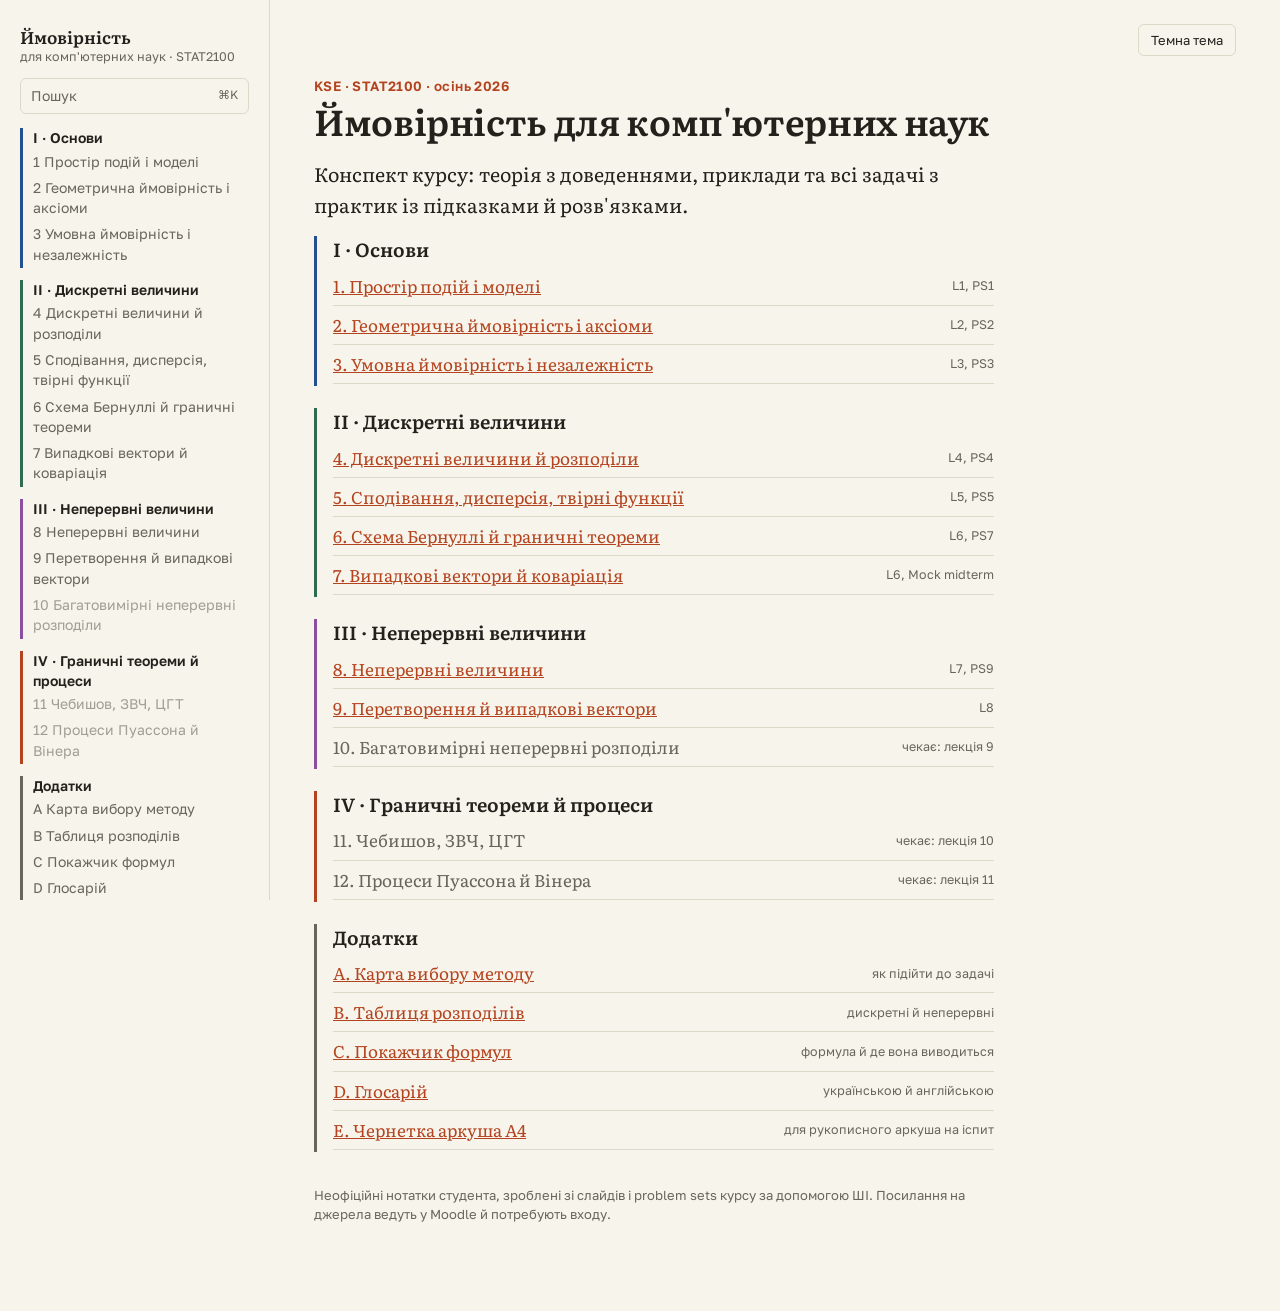
<file: index.html>
<!doctype html><html lang="uk"><head><meta charset="utf-8"><meta name="viewport" content="width=device-width,initial-scale=1">
<title>Ймовірність для комп'ютерних наук: конспект</title><meta name="description" content="Конспект курсу STAT2100">
<link rel="stylesheet" href="assets/katex.min.css"><link rel="stylesheet" href="assets/site.css">
<script>try{var t=localStorage.getItem("theme")||(matchMedia("(prefers-color-scheme: dark)").matches?"dark":"light");document.documentElement.dataset.theme=t}catch(e){}</script>
</head><body><div class="shell"><nav class="side" id="side" aria-label="Зміст"><a class="brand" href="index.html">Ймовірність<span>для комп'ютерних наук · STAT2100</span></a>
<button class="search" type="button" data-search-open>Пошук <kbd>⌘K</kbd></button><ol class="parts"><li class="part p1"><b>I · Основи</b><ol><li class=""><a href="01-sample-space.html">1 Простір подій і моделі</a></li><li class=""><a href="02-axioms.html">2 Геометрична ймовірність і аксіоми</a></li><li class=""><a href="03-conditional.html">3 Умовна ймовірність і незалежність</a></li></ol></li><li class="part p2"><b>II · Дискретні величини</b><ol><li class=""><a href="04-discrete.html">4 Дискретні величини й розподіли</a></li><li class=""><a href="05-expectation.html">5 Сподівання, дисперсія, твірні функції</a></li><li class=""><a href="06-limit-theorems.html">6 Схема Бернуллі й граничні теореми</a></li><li class=""><a href="07-random-vectors.html">7 Випадкові вектори й коваріація</a></li></ol></li><li class="part p3"><b>III · Неперервні величини</b><ol><li class=""><a href="08-continuous.html">8 Неперервні величини</a></li><li class=""><a href="09-transformations.html">9 Перетворення й випадкові вектори</a></li><li class="off" title="Чекає лекції">10 Багатовимірні неперервні розподіли</li></ol></li><li class="part p4"><b>IV · Граничні теореми й процеси</b><ol><li class="off" title="Чекає лекції">11 Чебишов, ЗВЧ, ЦГТ</li><li class="off" title="Чекає лекції">12 Процеси Пуассона й Вінера</li></ol></li><li class="part pa"><b>Додатки</b><ol><li class=""><a href="a-method.html">A Карта вибору методу</a></li><li class=""><a href="b-distributions.html">B Таблиця розподілів</a></li><li class=""><a href="c-formulas.html">C Покажчик формул</a></li><li class=""><a href="d-glossary.html">D Глосарій</a></li><li class=""><a href="e-sheet.html">E Чернетка аркуша A4</a></li></ol></li></ol></nav><main>
<div class="topbar"><button type="button" class="menu" data-menu aria-controls="side">Зміст</button><button type="button" class="search-mini" data-search-open>Пошук</button><button type="button" class="theme" data-toggle>Тема</button></div>
<article class="home"><h1><small>KSE · STAT2100 · осінь 2026</small>Ймовірність для комп'ютерних наук</h1>
<p class="lead">Конспект курсу: теорія з доведеннями, приклади та всі задачі з практик із підказками й розв'язками.</p><section class="part-card p1"><h2>I · Основи</h2><ol><li><a href="01-sample-space.html">1. Простір подій і моделі</a><small>L1, PS1</small></li><li><a href="02-axioms.html">2. Геометрична ймовірність і аксіоми</a><small>L2, PS2</small></li><li><a href="03-conditional.html">3. Умовна ймовірність і незалежність</a><small>L3, PS3</small></li></ol></section><section class="part-card p2"><h2>II · Дискретні величини</h2><ol><li><a href="04-discrete.html">4. Дискретні величини й розподіли</a><small>L4, PS4</small></li><li><a href="05-expectation.html">5. Сподівання, дисперсія, твірні функції</a><small>L5, PS5</small></li><li><a href="06-limit-theorems.html">6. Схема Бернуллі й граничні теореми</a><small>L6, PS7</small></li><li><a href="07-random-vectors.html">7. Випадкові вектори й коваріація</a><small>L6, Mock midterm</small></li></ol></section><section class="part-card p3"><h2>III · Неперервні величини</h2><ol><li><a href="08-continuous.html">8. Неперервні величини</a><small>L7, PS9</small></li><li><a href="09-transformations.html">9. Перетворення й випадкові вектори</a><small>L8</small></li><li class="off"><span>10. Багатовимірні неперервні розподіли</span><small>чекає: лекція 9</small></li></ol></section><section class="part-card p4"><h2>IV · Граничні теореми й процеси</h2><ol><li class="off"><span>11. Чебишов, ЗВЧ, ЦГТ</span><small>чекає: лекція 10</small></li><li class="off"><span>12. Процеси Пуассона й Вінера</span><small>чекає: лекція 11</small></li></ol></section><section class="part-card pa"><h2>Додатки</h2><ol><li><a href="a-method.html">A. Карта вибору методу</a><small>як підійти до задачі</small></li><li><a href="b-distributions.html">B. Таблиця розподілів</a><small>дискретні й неперервні</small></li><li><a href="c-formulas.html">C. Покажчик формул</a><small>формула й де вона виводиться</small></li><li><a href="d-glossary.html">D. Глосарій</a><small>українською й англійською</small></li><li><a href="e-sheet.html">E. Чернетка аркуша A4</a><small>для рукописного аркуша на іспит</small></li></ol></section>
<p class="foot">Неофіційні нотатки студента, зроблені зі слайдів і problem sets курсу за допомогою ШІ. Посилання на джерела ведуть у Moodle й потребують входу.</p></article></main></div><div class="search-box" id="searchBox" hidden role="dialog" aria-label="Пошук"><div class="search-card"><input type="search" id="searchInput" placeholder="Теорема, термін або номер задачі" autocomplete="off"><ul id="searchResults"></ul></div></div><script src="assets/search.js"></script><script src="assets/site.js"></script></body></html>
</file>
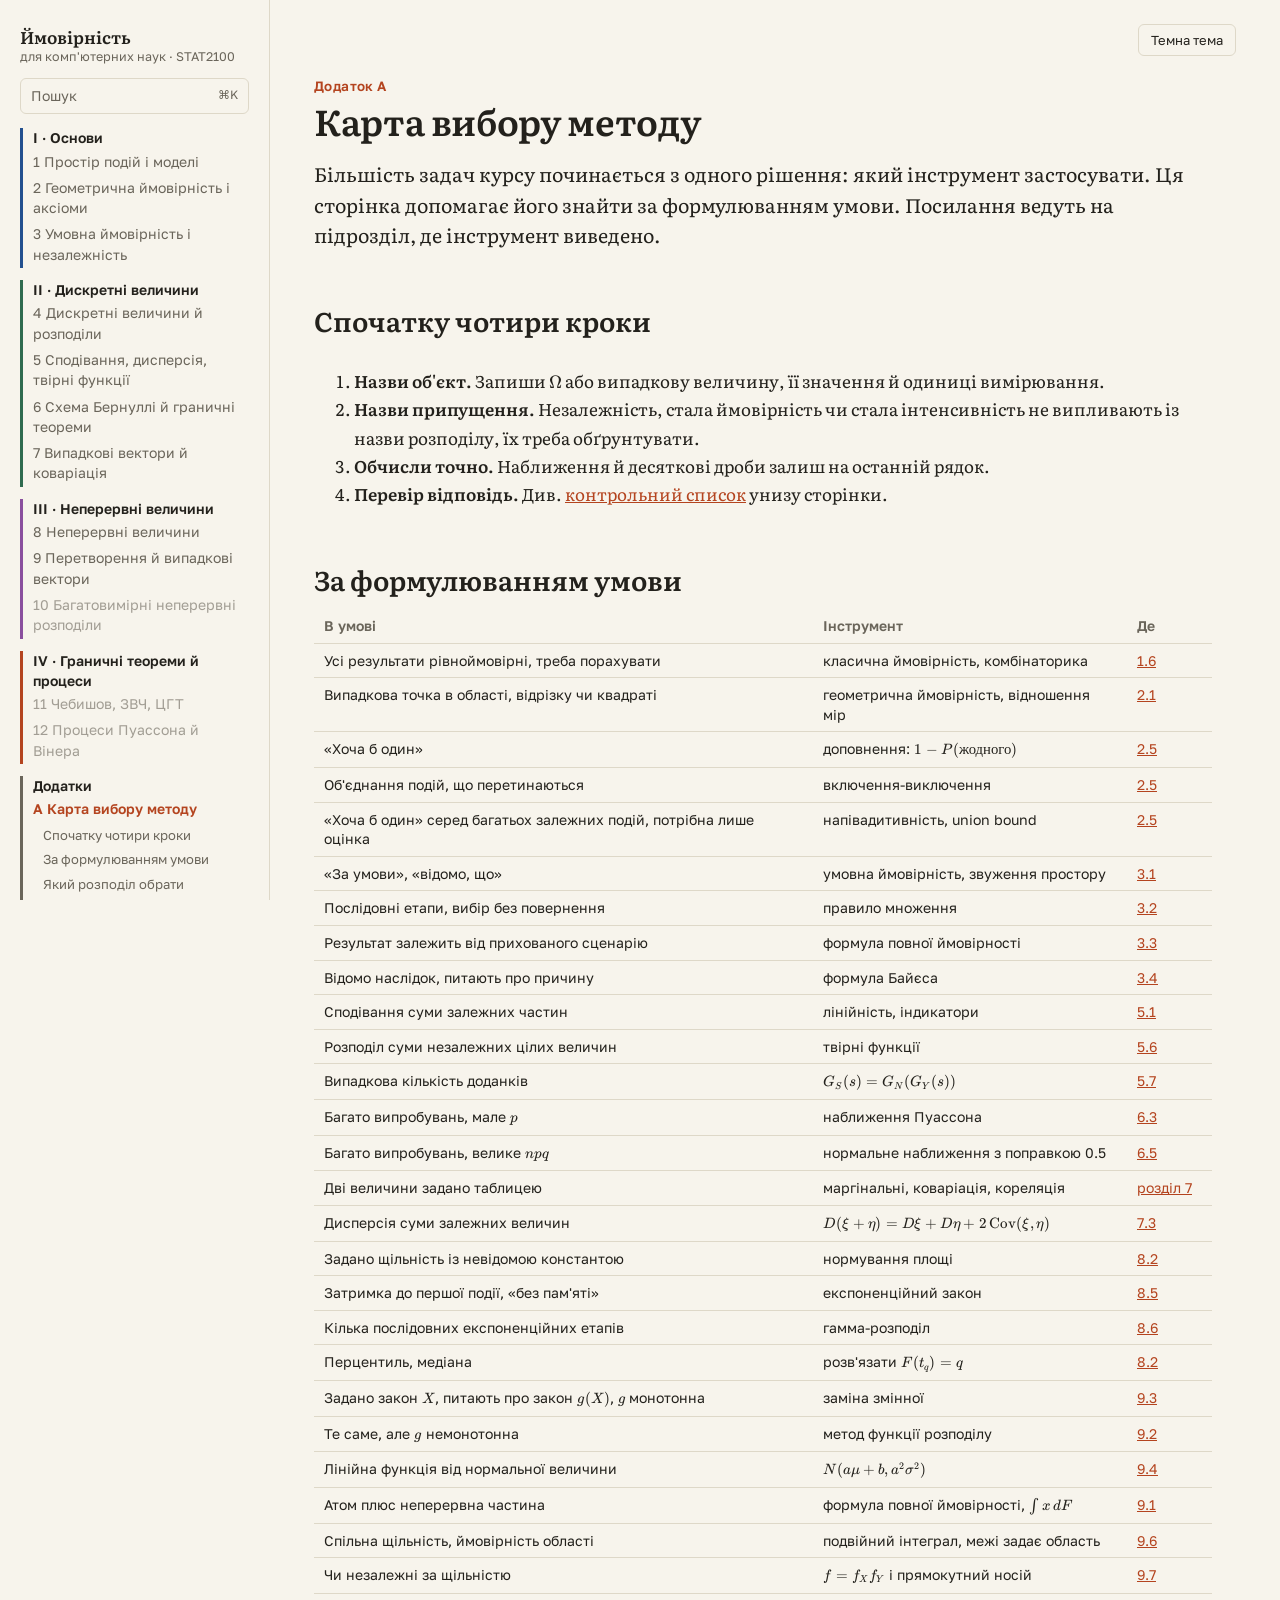
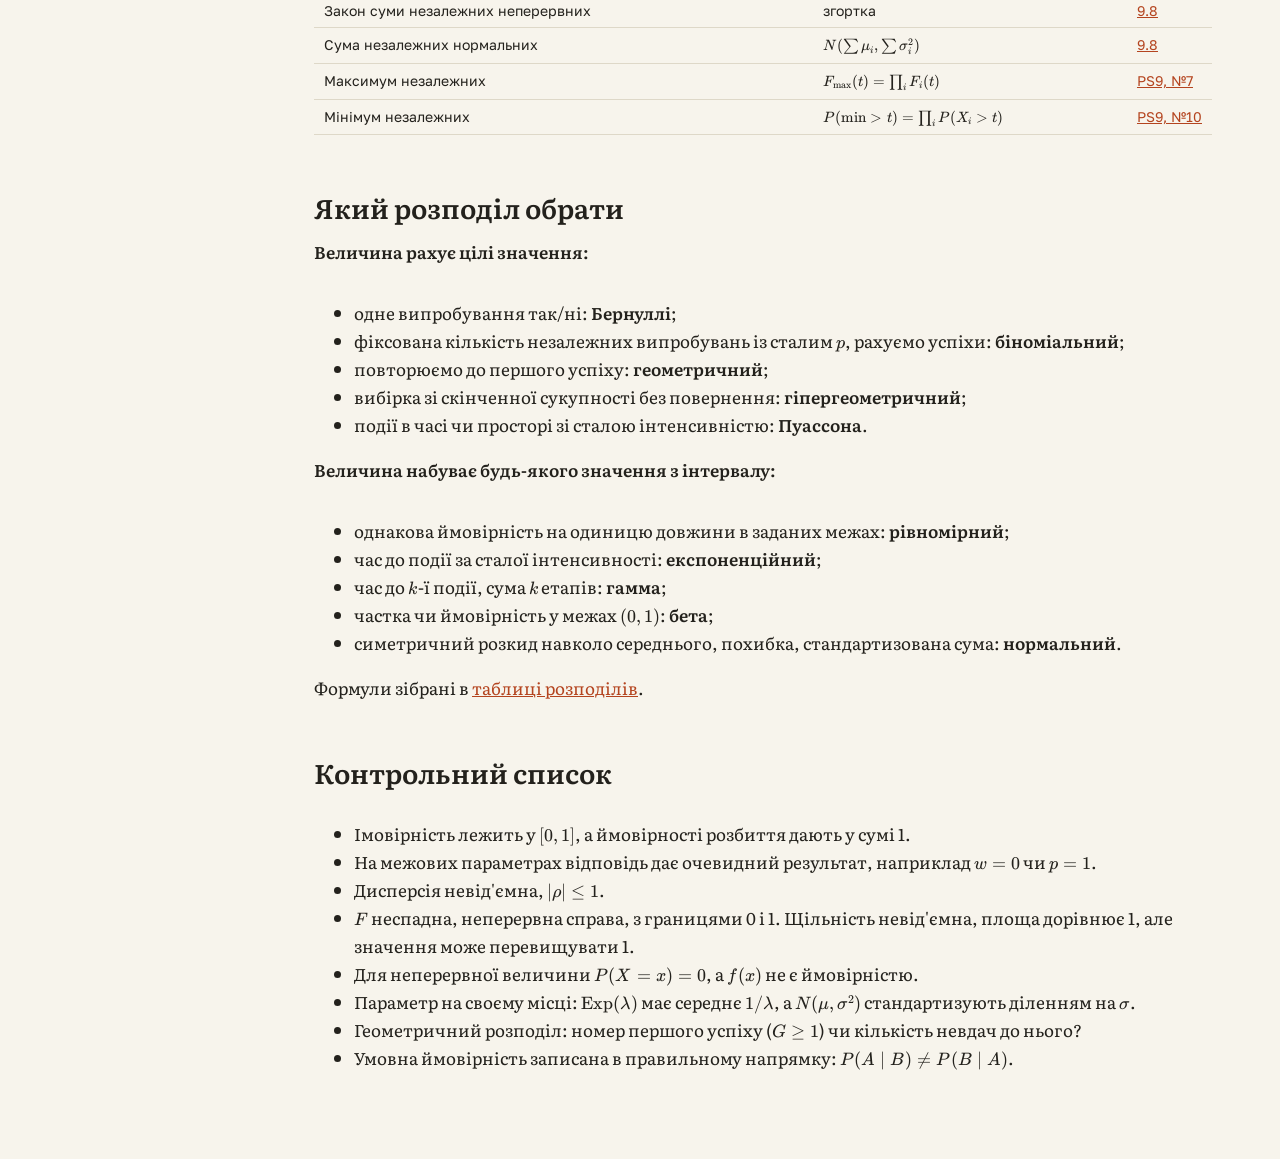
<file: a-method.html>
<!doctype html><html lang="uk"><head><meta charset="utf-8"><meta name="viewport" content="width=device-width,initial-scale=1">
<title>Додаток A. Карта вибору методу</title><meta name="description" content="STAT2100, додаток: Карта вибору методу">
<link rel="stylesheet" href="assets/katex.min.css"><link rel="stylesheet" href="assets/site.css">
<script>try{var t=localStorage.getItem("theme")||(matchMedia("(prefers-color-scheme: dark)").matches?"dark":"light");document.documentElement.dataset.theme=t}catch(e){}</script>
</head><body><div class="shell"><nav class="side" id="side" aria-label="Зміст"><a class="brand" href="index.html">Ймовірність<span>для комп'ютерних наук · STAT2100</span></a>
<button class="search" type="button" data-search-open>Пошук <kbd>⌘K</kbd></button><ol class="parts"><li class="part p1"><b>I · Основи</b><ol><li class=""><a href="01-sample-space.html">1 Простір подій і моделі</a></li><li class=""><a href="02-axioms.html">2 Геометрична ймовірність і аксіоми</a></li><li class=""><a href="03-conditional.html">3 Умовна ймовірність і незалежність</a></li></ol></li><li class="part p2"><b>II · Дискретні величини</b><ol><li class=""><a href="04-discrete.html">4 Дискретні величини й розподіли</a></li><li class=""><a href="05-expectation.html">5 Сподівання, дисперсія, твірні функції</a></li><li class=""><a href="06-limit-theorems.html">6 Схема Бернуллі й граничні теореми</a></li><li class=""><a href="07-random-vectors.html">7 Випадкові вектори й коваріація</a></li></ol></li><li class="part p3"><b>III · Неперервні величини</b><ol><li class=""><a href="08-continuous.html">8 Неперервні величини</a></li><li class=""><a href="09-transformations.html">9 Перетворення й випадкові вектори</a></li><li class="off" title="Чекає лекції">10 Багатовимірні неперервні розподіли</li></ol></li><li class="part p4"><b>IV · Граничні теореми й процеси</b><ol><li class="off" title="Чекає лекції">11 Чебишов, ЗВЧ, ЦГТ</li><li class="off" title="Чекає лекції">12 Процеси Пуассона й Вінера</li></ol></li><li class="part pa"><b>Додатки</b><ol><li class="here"><a href="a-method.html">A Карта вибору методу</a><ol class="toc"><li><a href="#x1">Спочатку чотири кроки</a></li><li><a href="#x2">За формулюванням умови</a></li><li><a href="#x3">Який розподіл обрати</a></li><li><a href="#x4">Контрольний список</a></li></ol></li><li class=""><a href="b-distributions.html">B Таблиця розподілів</a></li><li class=""><a href="c-formulas.html">C Покажчик формул</a></li><li class=""><a href="d-glossary.html">D Глосарій</a></li><li class=""><a href="e-sheet.html">E Чернетка аркуша A4</a></li></ol></li></ol></nav><main>
<div class="topbar"><button type="button" class="menu" data-menu aria-controls="side">Зміст</button><button type="button" class="search-mini" data-search-open>Пошук</button><button type="button" class="theme" data-toggle>Тема</button></div>
<article class="appendix "><h1><small>Додаток A</small>Карта вибору методу</h1><p class="lead">Більшість задач курсу починається з одного рішення: який інструмент застосувати. Ця сторінка допомагає його знайти за формулюванням умови. Посилання ведуть на підрозділ, де інструмент виведено.</p>
<h2 id="x1">Спочатку чотири кроки</h2>
<ol>
<li><strong>Назви об'єкт.</strong> Запиши <span class="katex"><span class="katex-mathml"><math xmlns="http://www.w3.org/1998/Math/MathML"><semantics><mrow><mi mathvariant="normal">Ω</mi></mrow><annotation encoding="application/x-tex">\Omega</annotation></semantics></math></span><span class="katex-html" aria-hidden="true"><span class="katex-base"><span class="katex-strut" style="height:0.6833em;"></span><span class="mord">Ω</span></span></span></span> або випадкову величину, її значення й одиниці вимірювання.</li>
<li><strong>Назви припущення.</strong> Незалежність, стала ймовірність чи стала інтенсивність не випливають із назви розподілу, їх треба обґрунтувати.</li>
<li><strong>Обчисли точно.</strong> Наближення й десяткові дроби залиш на останній рядок.</li>
<li><strong>Перевір відповідь.</strong> Див. <a href="#x4">контрольний список</a> унизу сторінки.</li>
</ol>
<h2 id="x2">За формулюванням умови</h2>
<table>
<thead>
<tr>
<th>В умові</th>
<th>Інструмент</th>
<th>Де</th>
</tr>
</thead>
<tbody>
<tr>
<td>Усі результати рівноймовірні, треба порахувати</td>
<td>класична ймовірність, комбінаторика</td>
<td><a href="01-sample-space.html#s1-6">1.6</a></td>
</tr>
<tr>
<td>Випадкова точка в області, відрізку чи квадраті</td>
<td>геометрична ймовірність, відношення мір</td>
<td><a href="02-axioms.html#s2-1">2.1</a></td>
</tr>
<tr>
<td>«Хоча б один»</td>
<td>доповнення: <span class="katex"><span class="katex-mathml"><math xmlns="http://www.w3.org/1998/Math/MathML"><semantics><mrow><mn>1</mn><mo>−</mo><mi>P</mi><mo stretchy="false">(</mo><mtext>жодного</mtext><mo stretchy="false">)</mo></mrow><annotation encoding="application/x-tex">1-P(\text{жодного})</annotation></semantics></math></span><span class="katex-html" aria-hidden="true"><span class="katex-base"><span class="katex-strut" style="height:0.7278em;vertical-align:-0.0833em;"></span><span class="mord">1</span><span class="mspace" style="margin-right:0.2222em;"></span><span class="mbin">−</span><span class="mspace" style="margin-right:0.2222em;"></span></span><span class="katex-base"><span class="katex-strut" style="height:1em;vertical-align:-0.25em;"></span><span class="mord mathnormal" style="margin-right:0.1389em;">P</span><span class="mopen">(</span><span class="mord text"><span class="mord cyrillic_fallback">жодного</span></span><span class="mclose">)</span></span></span></span></td>
<td><a href="02-axioms.html#s2-5">2.5</a></td>
</tr>
<tr>
<td>Об'єднання подій, що перетинаються</td>
<td>включення-виключення</td>
<td><a href="02-axioms.html#s2-5">2.5</a></td>
</tr>
<tr>
<td>«Хоча б один» серед багатьох залежних подій, потрібна лише оцінка</td>
<td>напівадитивність, union bound</td>
<td><a href="02-axioms.html#s2-5">2.5</a></td>
</tr>
<tr>
<td>«За умови», «відомо, що»</td>
<td>умовна ймовірність, звуження простору</td>
<td><a href="03-conditional.html#s3-1">3.1</a></td>
</tr>
<tr>
<td>Послідовні етапи, вибір без повернення</td>
<td>правило множення</td>
<td><a href="03-conditional.html#s3-2">3.2</a></td>
</tr>
<tr>
<td>Результат залежить від прихованого сценарію</td>
<td>формула повної ймовірності</td>
<td><a href="03-conditional.html#s3-3">3.3</a></td>
</tr>
<tr>
<td>Відомо наслідок, питають про причину</td>
<td>формула Байєса</td>
<td><a href="03-conditional.html#s3-4">3.4</a></td>
</tr>
<tr>
<td>Сподівання суми залежних частин</td>
<td>лінійність, індикатори</td>
<td><a href="05-expectation.html#s5-1">5.1</a></td>
</tr>
<tr>
<td>Розподіл суми незалежних цілих величин</td>
<td>твірні функції</td>
<td><a href="05-expectation.html#s5-6">5.6</a></td>
</tr>
<tr>
<td>Випадкова кількість доданків</td>
<td><span class="katex"><span class="katex-mathml"><math xmlns="http://www.w3.org/1998/Math/MathML"><semantics><mrow><msub><mi>G</mi><mi>S</mi></msub><mo stretchy="false">(</mo><mi>s</mi><mo stretchy="false">)</mo><mo>=</mo><msub><mi>G</mi><mi>N</mi></msub><mo stretchy="false">(</mo><msub><mi>G</mi><mi>Y</mi></msub><mo stretchy="false">(</mo><mi>s</mi><mo stretchy="false">)</mo><mo stretchy="false">)</mo></mrow><annotation encoding="application/x-tex">G_S(s)=G_N(G_Y(s))</annotation></semantics></math></span><span class="katex-html" aria-hidden="true"><span class="katex-base"><span class="katex-strut" style="height:1em;vertical-align:-0.25em;"></span><span class="mord"><span class="mord mathnormal">G</span><span class="msupsub"><span class="vlist-t vlist-t2"><span class="vlist-r"><span class="vlist" style="height:0.3283em;"><span style="top:-2.55em;margin-left:0em;margin-right:0.05em;"><span class="pstrut" style="height:2.7em;"></span><span class="katex-sizing reset-size6 size3 mtight"><span class="mord mathnormal mtight" style="margin-right:0.0576em;">S</span></span></span></span><span class="vlist-s">​</span></span><span class="vlist-r"><span class="vlist" style="height:0.15em;"><span></span></span></span></span></span></span><span class="mopen">(</span><span class="mord mathnormal">s</span><span class="mclose">)</span><span class="mspace" style="margin-right:0.2778em;"></span><span class="mrel">=</span><span class="mspace" style="margin-right:0.2778em;"></span></span><span class="katex-base"><span class="katex-strut" style="height:1em;vertical-align:-0.25em;"></span><span class="mord"><span class="mord mathnormal">G</span><span class="msupsub"><span class="vlist-t vlist-t2"><span class="vlist-r"><span class="vlist" style="height:0.3283em;"><span style="top:-2.55em;margin-left:0em;margin-right:0.05em;"><span class="pstrut" style="height:2.7em;"></span><span class="katex-sizing reset-size6 size3 mtight"><span class="mord mathnormal mtight" style="margin-right:0.109em;">N</span></span></span></span><span class="vlist-s">​</span></span><span class="vlist-r"><span class="vlist" style="height:0.15em;"><span></span></span></span></span></span></span><span class="mopen">(</span><span class="mord"><span class="mord mathnormal">G</span><span class="msupsub"><span class="vlist-t vlist-t2"><span class="vlist-r"><span class="vlist" style="height:0.3283em;"><span style="top:-2.55em;margin-left:0em;margin-right:0.05em;"><span class="pstrut" style="height:2.7em;"></span><span class="katex-sizing reset-size6 size3 mtight"><span class="mord mathnormal mtight" style="margin-right:0.2222em;">Y</span></span></span></span><span class="vlist-s">​</span></span><span class="vlist-r"><span class="vlist" style="height:0.15em;"><span></span></span></span></span></span></span><span class="mopen">(</span><span class="mord mathnormal">s</span><span class="mclose">))</span></span></span></span></td>
<td><a href="05-expectation.html#s5-7">5.7</a></td>
</tr>
<tr>
<td>Багато випробувань, мале <span class="katex"><span class="katex-mathml"><math xmlns="http://www.w3.org/1998/Math/MathML"><semantics><mrow><mi>p</mi></mrow><annotation encoding="application/x-tex">p</annotation></semantics></math></span><span class="katex-html" aria-hidden="true"><span class="katex-base"><span class="katex-strut" style="height:0.625em;vertical-align:-0.1944em;"></span><span class="mord mathnormal">p</span></span></span></span></td>
<td>наближення Пуассона</td>
<td><a href="06-limit-theorems.html#s6-3">6.3</a></td>
</tr>
<tr>
<td>Багато випробувань, велике <span class="katex"><span class="katex-mathml"><math xmlns="http://www.w3.org/1998/Math/MathML"><semantics><mrow><mi>n</mi><mi>p</mi><mi>q</mi></mrow><annotation encoding="application/x-tex">npq</annotation></semantics></math></span><span class="katex-html" aria-hidden="true"><span class="katex-base"><span class="katex-strut" style="height:0.625em;vertical-align:-0.1944em;"></span><span class="mord mathnormal">n</span><span class="mord mathnormal" style="margin-right:0.0359em;">pq</span></span></span></span></td>
<td>нормальне наближення з поправкою 0.5</td>
<td><a href="06-limit-theorems.html#s6-5">6.5</a></td>
</tr>
<tr>
<td>Дві величини задано таблицею</td>
<td>маргінальні, коваріація, кореляція</td>
<td><a href="07-random-vectors.html">розділ 7</a></td>
</tr>
<tr>
<td>Дисперсія суми залежних величин</td>
<td><span class="katex"><span class="katex-mathml"><math xmlns="http://www.w3.org/1998/Math/MathML"><semantics><mrow><mi>D</mi><mo stretchy="false">(</mo><mi>ξ</mi><mo>+</mo><mi>η</mi><mo stretchy="false">)</mo><mo>=</mo><mi>D</mi><mi>ξ</mi><mo>+</mo><mi>D</mi><mi>η</mi><mo>+</mo><mn>2</mn><mi mathvariant="normal">Cov</mi><mo>⁡</mo><mo stretchy="false">(</mo><mi>ξ</mi><mo separator="true">,</mo><mi>η</mi><mo stretchy="false">)</mo></mrow><annotation encoding="application/x-tex">D(\xi+\eta)=D\xi+D\eta+2\operatorname{Cov}(\xi,\eta)</annotation></semantics></math></span><span class="katex-html" aria-hidden="true"><span class="katex-base"><span class="katex-strut" style="height:1em;vertical-align:-0.25em;"></span><span class="mord mathnormal" style="margin-right:0.0278em;">D</span><span class="mopen">(</span><span class="mord mathnormal" style="margin-right:0.046em;">ξ</span><span class="mspace" style="margin-right:0.2222em;"></span><span class="mbin">+</span><span class="mspace" style="margin-right:0.2222em;"></span></span><span class="katex-base"><span class="katex-strut" style="height:1em;vertical-align:-0.25em;"></span><span class="mord mathnormal" style="margin-right:0.0359em;">η</span><span class="mclose">)</span><span class="mspace" style="margin-right:0.2778em;"></span><span class="mrel">=</span><span class="mspace" style="margin-right:0.2778em;"></span></span><span class="katex-base"><span class="katex-strut" style="height:0.8889em;vertical-align:-0.1944em;"></span><span class="mord mathnormal" style="margin-right:0.0278em;">D</span><span class="mord mathnormal" style="margin-right:0.046em;">ξ</span><span class="mspace" style="margin-right:0.2222em;"></span><span class="mbin">+</span><span class="mspace" style="margin-right:0.2222em;"></span></span><span class="katex-base"><span class="katex-strut" style="height:0.8778em;vertical-align:-0.1944em;"></span><span class="mord mathnormal" style="margin-right:0.0278em;">D</span><span class="mord mathnormal" style="margin-right:0.0359em;">η</span><span class="mspace" style="margin-right:0.2222em;"></span><span class="mbin">+</span><span class="mspace" style="margin-right:0.2222em;"></span></span><span class="katex-base"><span class="katex-strut" style="height:1em;vertical-align:-0.25em;"></span><span class="mord">2</span><span class="mspace" style="margin-right:0.1667em;"></span><span class="mop"><span class="mord mathrm" style="margin-right:0.0139em;">Cov</span></span><span class="mopen">(</span><span class="mord mathnormal" style="margin-right:0.046em;">ξ</span><span class="mpunct">,</span><span class="mspace" style="margin-right:0.1667em;"></span><span class="mord mathnormal" style="margin-right:0.0359em;">η</span><span class="mclose">)</span></span></span></span></td>
<td><a href="07-random-vectors.html#s7-3">7.3</a></td>
</tr>
<tr>
<td>Задано щільність із невідомою константою</td>
<td>нормування площі</td>
<td><a href="08-continuous.html#s8-2">8.2</a></td>
</tr>
<tr>
<td>Затримка до першої події, «без пам'яті»</td>
<td>експоненційний закон</td>
<td><a href="08-continuous.html#s8-5">8.5</a></td>
</tr>
<tr>
<td>Кілька послідовних експоненційних етапів</td>
<td>гамма-розподіл</td>
<td><a href="08-continuous.html#s8-6">8.6</a></td>
</tr>
<tr>
<td>Перцентиль, медіана</td>
<td>розв'язати <span class="katex"><span class="katex-mathml"><math xmlns="http://www.w3.org/1998/Math/MathML"><semantics><mrow><mi>F</mi><mo stretchy="false">(</mo><msub><mi>t</mi><mi>q</mi></msub><mo stretchy="false">)</mo><mo>=</mo><mi>q</mi></mrow><annotation encoding="application/x-tex">F(t_q)=q</annotation></semantics></math></span><span class="katex-html" aria-hidden="true"><span class="katex-base"><span class="katex-strut" style="height:1.0361em;vertical-align:-0.2861em;"></span><span class="mord mathnormal" style="margin-right:0.1389em;">F</span><span class="mopen">(</span><span class="mord"><span class="mord mathnormal">t</span><span class="msupsub"><span class="vlist-t vlist-t2"><span class="vlist-r"><span class="vlist" style="height:0.1514em;"><span style="top:-2.55em;margin-left:0em;margin-right:0.05em;"><span class="pstrut" style="height:2.7em;"></span><span class="katex-sizing reset-size6 size3 mtight"><span class="mord mathnormal mtight" style="margin-right:0.0359em;">q</span></span></span></span><span class="vlist-s">​</span></span><span class="vlist-r"><span class="vlist" style="height:0.2861em;"><span></span></span></span></span></span></span><span class="mclose">)</span><span class="mspace" style="margin-right:0.2778em;"></span><span class="mrel">=</span><span class="mspace" style="margin-right:0.2778em;"></span></span><span class="katex-base"><span class="katex-strut" style="height:0.625em;vertical-align:-0.1944em;"></span><span class="mord mathnormal" style="margin-right:0.0359em;">q</span></span></span></span></td>
<td><a href="08-continuous.html#s8-2">8.2</a></td>
</tr>
<tr>
<td>Задано закон <span class="katex"><span class="katex-mathml"><math xmlns="http://www.w3.org/1998/Math/MathML"><semantics><mrow><mi>X</mi></mrow><annotation encoding="application/x-tex">X</annotation></semantics></math></span><span class="katex-html" aria-hidden="true"><span class="katex-base"><span class="katex-strut" style="height:0.6833em;"></span><span class="mord mathnormal" style="margin-right:0.0785em;">X</span></span></span></span>, питають про закон <span class="katex"><span class="katex-mathml"><math xmlns="http://www.w3.org/1998/Math/MathML"><semantics><mrow><mi>g</mi><mo stretchy="false">(</mo><mi>X</mi><mo stretchy="false">)</mo></mrow><annotation encoding="application/x-tex">g(X)</annotation></semantics></math></span><span class="katex-html" aria-hidden="true"><span class="katex-base"><span class="katex-strut" style="height:1em;vertical-align:-0.25em;"></span><span class="mord mathnormal" style="margin-right:0.0359em;">g</span><span class="mopen">(</span><span class="mord mathnormal" style="margin-right:0.0785em;">X</span><span class="mclose">)</span></span></span></span>, <span class="katex"><span class="katex-mathml"><math xmlns="http://www.w3.org/1998/Math/MathML"><semantics><mrow><mi>g</mi></mrow><annotation encoding="application/x-tex">g</annotation></semantics></math></span><span class="katex-html" aria-hidden="true"><span class="katex-base"><span class="katex-strut" style="height:0.625em;vertical-align:-0.1944em;"></span><span class="mord mathnormal" style="margin-right:0.0359em;">g</span></span></span></span> монотонна</td>
<td>заміна змінної</td>
<td><a href="09-transformations.html#s9-3">9.3</a></td>
</tr>
<tr>
<td>Те саме, але <span class="katex"><span class="katex-mathml"><math xmlns="http://www.w3.org/1998/Math/MathML"><semantics><mrow><mi>g</mi></mrow><annotation encoding="application/x-tex">g</annotation></semantics></math></span><span class="katex-html" aria-hidden="true"><span class="katex-base"><span class="katex-strut" style="height:0.625em;vertical-align:-0.1944em;"></span><span class="mord mathnormal" style="margin-right:0.0359em;">g</span></span></span></span> немонотонна</td>
<td>метод функції розподілу</td>
<td><a href="09-transformations.html#s9-2">9.2</a></td>
</tr>
<tr>
<td>Лінійна функція від нормальної величини</td>
<td><span class="katex"><span class="katex-mathml"><math xmlns="http://www.w3.org/1998/Math/MathML"><semantics><mrow><mi>N</mi><mo stretchy="false">(</mo><mi>a</mi><mi>μ</mi><mo>+</mo><mi>b</mi><mo separator="true">,</mo><msup><mi>a</mi><mn>2</mn></msup><msup><mi>σ</mi><mn>2</mn></msup><mo stretchy="false">)</mo></mrow><annotation encoding="application/x-tex">N(a\mu+b,a^2\sigma^2)</annotation></semantics></math></span><span class="katex-html" aria-hidden="true"><span class="katex-base"><span class="katex-strut" style="height:1em;vertical-align:-0.25em;"></span><span class="mord mathnormal" style="margin-right:0.109em;">N</span><span class="mopen">(</span><span class="mord mathnormal">a</span><span class="mord mathnormal">μ</span><span class="mspace" style="margin-right:0.2222em;"></span><span class="mbin">+</span><span class="mspace" style="margin-right:0.2222em;"></span></span><span class="katex-base"><span class="katex-strut" style="height:1.0641em;vertical-align:-0.25em;"></span><span class="mord mathnormal">b</span><span class="mpunct">,</span><span class="mspace" style="margin-right:0.1667em;"></span><span class="mord"><span class="mord mathnormal">a</span><span class="msupsub"><span class="vlist-t"><span class="vlist-r"><span class="vlist" style="height:0.8141em;"><span style="top:-3.063em;margin-right:0.05em;"><span class="pstrut" style="height:2.7em;"></span><span class="katex-sizing reset-size6 size3 mtight"><span class="mord mtight">2</span></span></span></span></span></span></span></span><span class="mord"><span class="mord mathnormal" style="margin-right:0.0359em;">σ</span><span class="msupsub"><span class="vlist-t"><span class="vlist-r"><span class="vlist" style="height:0.8141em;"><span style="top:-3.063em;margin-right:0.05em;"><span class="pstrut" style="height:2.7em;"></span><span class="katex-sizing reset-size6 size3 mtight"><span class="mord mtight">2</span></span></span></span></span></span></span></span><span class="mclose">)</span></span></span></span></td>
<td><a href="09-transformations.html#s9-4">9.4</a></td>
</tr>
<tr>
<td>Атом плюс неперервна частина</td>
<td>формула повної ймовірності, <span class="katex"><span class="katex-mathml"><math xmlns="http://www.w3.org/1998/Math/MathML"><semantics><mrow><mo>∫</mo><mi>x</mi><mtext> </mtext><mi>d</mi><mi>F</mi></mrow><annotation encoding="application/x-tex">\int x\,dF</annotation></semantics></math></span><span class="katex-html" aria-hidden="true"><span class="katex-base"><span class="katex-strut" style="height:1.1111em;vertical-align:-0.3061em;"></span><span class="mop op-symbol small-op" style="margin-right:0.1945em;position:relative;top:-0.0006em;">∫</span><span class="mspace" style="margin-right:0.1667em;"></span><span class="mord mathnormal">x</span><span class="mspace" style="margin-right:0.1667em;"></span><span class="mord mathnormal">d</span><span class="mord mathnormal" style="margin-right:0.1389em;">F</span></span></span></span></td>
<td><a href="09-transformations.html#s9-1">9.1</a></td>
</tr>
<tr>
<td>Спільна щільність, ймовірність області</td>
<td>подвійний інтеграл, межі задає область</td>
<td><a href="09-transformations.html#s9-6">9.6</a></td>
</tr>
<tr>
<td>Чи незалежні за щільністю</td>
<td><span class="katex"><span class="katex-mathml"><math xmlns="http://www.w3.org/1998/Math/MathML"><semantics><mrow><mi>f</mi><mo>=</mo><msub><mi>f</mi><mi>X</mi></msub><msub><mi>f</mi><mi>Y</mi></msub></mrow><annotation encoding="application/x-tex">f=f_Xf_Y</annotation></semantics></math></span><span class="katex-html" aria-hidden="true"><span class="katex-base"><span class="katex-strut" style="height:0.8889em;vertical-align:-0.1944em;"></span><span class="mord mathnormal" style="margin-right:0.1076em;">f</span><span class="mspace" style="margin-right:0.2778em;"></span><span class="mrel">=</span><span class="mspace" style="margin-right:0.2778em;"></span></span><span class="katex-base"><span class="katex-strut" style="height:0.8889em;vertical-align:-0.1944em;"></span><span class="mord"><span class="mord mathnormal" style="margin-right:0.1076em;">f</span><span class="msupsub"><span class="vlist-t vlist-t2"><span class="vlist-r"><span class="vlist" style="height:0.3283em;"><span style="top:-2.55em;margin-left:-0.1076em;margin-right:0.05em;"><span class="pstrut" style="height:2.7em;"></span><span class="katex-sizing reset-size6 size3 mtight"><span class="mord mathnormal mtight" style="margin-right:0.0785em;">X</span></span></span></span><span class="vlist-s">​</span></span><span class="vlist-r"><span class="vlist" style="height:0.15em;"><span></span></span></span></span></span></span><span class="mord"><span class="mord mathnormal" style="margin-right:0.1076em;">f</span><span class="msupsub"><span class="vlist-t vlist-t2"><span class="vlist-r"><span class="vlist" style="height:0.3283em;"><span style="top:-2.55em;margin-left:-0.1076em;margin-right:0.05em;"><span class="pstrut" style="height:2.7em;"></span><span class="katex-sizing reset-size6 size3 mtight"><span class="mord mathnormal mtight" style="margin-right:0.2222em;">Y</span></span></span></span><span class="vlist-s">​</span></span><span class="vlist-r"><span class="vlist" style="height:0.15em;"><span></span></span></span></span></span></span></span></span></span> і прямокутний носій</td>
<td><a href="09-transformations.html#s9-7">9.7</a></td>
</tr>
<tr>
<td>Закон суми незалежних неперервних</td>
<td>згортка</td>
<td><a href="09-transformations.html#s9-8">9.8</a></td>
</tr>
<tr>
<td>Сума незалежних нормальних</td>
<td><span class="katex"><span class="katex-mathml"><math xmlns="http://www.w3.org/1998/Math/MathML"><semantics><mrow><mi>N</mi><mo stretchy="false">(</mo><mo>∑</mo><msub><mi>μ</mi><mi>i</mi></msub><mo separator="true">,</mo><mo>∑</mo><msubsup><mi>σ</mi><mi>i</mi><mn>2</mn></msubsup><mo stretchy="false">)</mo></mrow><annotation encoding="application/x-tex">N(\sum\mu_i,\sum\sigma_i^2)</annotation></semantics></math></span><span class="katex-html" aria-hidden="true"><span class="katex-base"><span class="katex-strut" style="height:1.0728em;vertical-align:-0.2587em;"></span><span class="mord mathnormal" style="margin-right:0.109em;">N</span><span class="mopen">(</span><span class="mop op-symbol small-op" style="position:relative;top:0em;">∑</span><span class="mspace" style="margin-right:0.1667em;"></span><span class="mord"><span class="mord mathnormal">μ</span><span class="msupsub"><span class="vlist-t vlist-t2"><span class="vlist-r"><span class="vlist" style="height:0.3117em;"><span style="top:-2.55em;margin-left:0em;margin-right:0.05em;"><span class="pstrut" style="height:2.7em;"></span><span class="katex-sizing reset-size6 size3 mtight"><span class="mord mathnormal mtight">i</span></span></span></span><span class="vlist-s">​</span></span><span class="vlist-r"><span class="vlist" style="height:0.15em;"><span></span></span></span></span></span></span><span class="mpunct">,</span><span class="mspace" style="margin-right:0.1667em;"></span><span class="mop op-symbol small-op" style="position:relative;top:0em;">∑</span><span class="mspace" style="margin-right:0.1667em;"></span><span class="mord"><span class="mord mathnormal" style="margin-right:0.0359em;">σ</span><span class="msupsub"><span class="vlist-t vlist-t2"><span class="vlist-r"><span class="vlist" style="height:0.8141em;"><span style="top:-2.4413em;margin-left:-0.0359em;margin-right:0.05em;"><span class="pstrut" style="height:2.7em;"></span><span class="katex-sizing reset-size6 size3 mtight"><span class="mord mathnormal mtight">i</span></span></span><span style="top:-3.063em;margin-right:0.05em;"><span class="pstrut" style="height:2.7em;"></span><span class="katex-sizing reset-size6 size3 mtight"><span class="mord mtight">2</span></span></span></span><span class="vlist-s">​</span></span><span class="vlist-r"><span class="vlist" style="height:0.2587em;"><span></span></span></span></span></span></span><span class="mclose">)</span></span></span></span></td>
<td><a href="09-transformations.html#s9-8">9.8</a></td>
</tr>
<tr>
<td>Максимум незалежних</td>
<td><span class="katex"><span class="katex-mathml"><math xmlns="http://www.w3.org/1998/Math/MathML"><semantics><mrow><msub><mi>F</mi><mi>max</mi><mo>⁡</mo></msub><mo stretchy="false">(</mo><mi>t</mi><mo stretchy="false">)</mo><mo>=</mo><msub><mo>∏</mo><mi>i</mi></msub><msub><mi>F</mi><mi>i</mi></msub><mo stretchy="false">(</mo><mi>t</mi><mo stretchy="false">)</mo></mrow><annotation encoding="application/x-tex">F_{\max}(t)=\prod_iF_i(t)</annotation></semantics></math></span><span class="katex-html" aria-hidden="true"><span class="katex-base"><span class="katex-strut" style="height:1em;vertical-align:-0.25em;"></span><span class="mord"><span class="mord mathnormal" style="margin-right:0.1389em;">F</span><span class="msupsub"><span class="vlist-t vlist-t2"><span class="vlist-r"><span class="vlist" style="height:0.1514em;"><span style="top:-2.55em;margin-left:-0.1389em;margin-right:0.05em;"><span class="pstrut" style="height:2.7em;"></span><span class="katex-sizing reset-size6 size3 mtight"><span class="mord mtight"><span class="mop mtight"><span class="mtight">m</span><span class="mtight">a</span><span class="mtight">x</span></span></span></span></span></span><span class="vlist-s">​</span></span><span class="vlist-r"><span class="vlist" style="height:0.15em;"><span></span></span></span></span></span></span><span class="mopen">(</span><span class="mord mathnormal">t</span><span class="mclose">)</span><span class="mspace" style="margin-right:0.2778em;"></span><span class="mrel">=</span><span class="mspace" style="margin-right:0.2778em;"></span></span><span class="katex-base"><span class="katex-strut" style="height:1.0497em;vertical-align:-0.2997em;"></span><span class="mop"><span class="mop op-symbol small-op" style="position:relative;top:0em;">∏</span><span class="msupsub"><span class="vlist-t vlist-t2"><span class="vlist-r"><span class="vlist" style="height:0.162em;"><span style="top:-2.4003em;margin-left:0em;margin-right:0.05em;"><span class="pstrut" style="height:2.7em;"></span><span class="katex-sizing reset-size6 size3 mtight"><span class="mord mathnormal mtight">i</span></span></span></span><span class="vlist-s">​</span></span><span class="vlist-r"><span class="vlist" style="height:0.2997em;"><span></span></span></span></span></span></span><span class="mspace" style="margin-right:0.1667em;"></span><span class="mord"><span class="mord mathnormal" style="margin-right:0.1389em;">F</span><span class="msupsub"><span class="vlist-t vlist-t2"><span class="vlist-r"><span class="vlist" style="height:0.3117em;"><span style="top:-2.55em;margin-left:-0.1389em;margin-right:0.05em;"><span class="pstrut" style="height:2.7em;"></span><span class="katex-sizing reset-size6 size3 mtight"><span class="mord mathnormal mtight">i</span></span></span></span><span class="vlist-s">​</span></span><span class="vlist-r"><span class="vlist" style="height:0.15em;"><span></span></span></span></span></span></span><span class="mopen">(</span><span class="mord mathnormal">t</span><span class="mclose">)</span></span></span></span></td>
<td><a href="08-continuous.html#ps9-7">PS9, №7</a></td>
</tr>
<tr>
<td>Мінімум незалежних</td>
<td><span class="katex"><span class="katex-mathml"><math xmlns="http://www.w3.org/1998/Math/MathML"><semantics><mrow><mi>P</mi><mo stretchy="false">(</mo><mi>min</mi><mo>⁡</mo><mo>&gt;</mo><mi>t</mi><mo stretchy="false">)</mo><mo>=</mo><msub><mo>∏</mo><mi>i</mi></msub><mi>P</mi><mo stretchy="false">(</mo><msub><mi>X</mi><mi>i</mi></msub><mo>&gt;</mo><mi>t</mi><mo stretchy="false">)</mo></mrow><annotation encoding="application/x-tex">P(\min&gt;t)=\prod_iP(X_i&gt;t)</annotation></semantics></math></span><span class="katex-html" aria-hidden="true"><span class="katex-base"><span class="katex-strut" style="height:1em;vertical-align:-0.25em;"></span><span class="mord mathnormal" style="margin-right:0.1389em;">P</span><span class="mopen">(</span><span class="mop">min</span><span class="mspace" style="margin-right:0.2778em;"></span><span class="mrel">&gt;</span><span class="mspace" style="margin-right:0.2778em;"></span></span><span class="katex-base"><span class="katex-strut" style="height:1em;vertical-align:-0.25em;"></span><span class="mord mathnormal">t</span><span class="mclose">)</span><span class="mspace" style="margin-right:0.2778em;"></span><span class="mrel">=</span><span class="mspace" style="margin-right:0.2778em;"></span></span><span class="katex-base"><span class="katex-strut" style="height:1.0497em;vertical-align:-0.2997em;"></span><span class="mop"><span class="mop op-symbol small-op" style="position:relative;top:0em;">∏</span><span class="msupsub"><span class="vlist-t vlist-t2"><span class="vlist-r"><span class="vlist" style="height:0.162em;"><span style="top:-2.4003em;margin-left:0em;margin-right:0.05em;"><span class="pstrut" style="height:2.7em;"></span><span class="katex-sizing reset-size6 size3 mtight"><span class="mord mathnormal mtight">i</span></span></span></span><span class="vlist-s">​</span></span><span class="vlist-r"><span class="vlist" style="height:0.2997em;"><span></span></span></span></span></span></span><span class="mspace" style="margin-right:0.1667em;"></span><span class="mord mathnormal" style="margin-right:0.1389em;">P</span><span class="mopen">(</span><span class="mord"><span class="mord mathnormal" style="margin-right:0.0785em;">X</span><span class="msupsub"><span class="vlist-t vlist-t2"><span class="vlist-r"><span class="vlist" style="height:0.3117em;"><span style="top:-2.55em;margin-left:-0.0785em;margin-right:0.05em;"><span class="pstrut" style="height:2.7em;"></span><span class="katex-sizing reset-size6 size3 mtight"><span class="mord mathnormal mtight">i</span></span></span></span><span class="vlist-s">​</span></span><span class="vlist-r"><span class="vlist" style="height:0.15em;"><span></span></span></span></span></span></span><span class="mspace" style="margin-right:0.2778em;"></span><span class="mrel">&gt;</span><span class="mspace" style="margin-right:0.2778em;"></span></span><span class="katex-base"><span class="katex-strut" style="height:1em;vertical-align:-0.25em;"></span><span class="mord mathnormal">t</span><span class="mclose">)</span></span></span></span></td>
<td><a href="08-continuous.html#ps9-10">PS9, №10</a></td>
</tr>
</tbody>
</table>
<h2 id="x3">Який розподіл обрати</h2>
<p><strong>Величина рахує цілі значення:</strong></p>
<ul>
<li>одне випробування так/ні: <strong>Бернуллі</strong>;</li>
<li>фіксована кількість незалежних випробувань із сталим <span class="katex"><span class="katex-mathml"><math xmlns="http://www.w3.org/1998/Math/MathML"><semantics><mrow><mi>p</mi></mrow><annotation encoding="application/x-tex">p</annotation></semantics></math></span><span class="katex-html" aria-hidden="true"><span class="katex-base"><span class="katex-strut" style="height:0.625em;vertical-align:-0.1944em;"></span><span class="mord mathnormal">p</span></span></span></span>, рахуємо успіхи: <strong>біноміальний</strong>;</li>
<li>повторюємо до першого успіху: <strong>геометричний</strong>;</li>
<li>вибірка зі скінченної сукупності без повернення: <strong>гіпергеометричний</strong>;</li>
<li>події в часі чи просторі зі сталою інтенсивністю: <strong>Пуассона</strong>.</li>
</ul>
<p><strong>Величина набуває будь-якого значення з інтервалу:</strong></p>
<ul>
<li>однакова ймовірність на одиницю довжини в заданих межах: <strong>рівномірний</strong>;</li>
<li>час до події за сталої інтенсивності: <strong>експоненційний</strong>;</li>
<li>час до <span class="katex"><span class="katex-mathml"><math xmlns="http://www.w3.org/1998/Math/MathML"><semantics><mrow><mi>k</mi></mrow><annotation encoding="application/x-tex">k</annotation></semantics></math></span><span class="katex-html" aria-hidden="true"><span class="katex-base"><span class="katex-strut" style="height:0.6944em;"></span><span class="mord mathnormal" style="margin-right:0.0315em;">k</span></span></span></span>-ї події, сума <span class="katex"><span class="katex-mathml"><math xmlns="http://www.w3.org/1998/Math/MathML"><semantics><mrow><mi>k</mi></mrow><annotation encoding="application/x-tex">k</annotation></semantics></math></span><span class="katex-html" aria-hidden="true"><span class="katex-base"><span class="katex-strut" style="height:0.6944em;"></span><span class="mord mathnormal" style="margin-right:0.0315em;">k</span></span></span></span> етапів: <strong>гамма</strong>;</li>
<li>частка чи ймовірність у межах <span class="katex"><span class="katex-mathml"><math xmlns="http://www.w3.org/1998/Math/MathML"><semantics><mrow><mo stretchy="false">(</mo><mn>0</mn><mo separator="true">,</mo><mn>1</mn><mo stretchy="false">)</mo></mrow><annotation encoding="application/x-tex">(0,1)</annotation></semantics></math></span><span class="katex-html" aria-hidden="true"><span class="katex-base"><span class="katex-strut" style="height:1em;vertical-align:-0.25em;"></span><span class="mopen">(</span><span class="mord">0</span><span class="mpunct">,</span><span class="mspace" style="margin-right:0.1667em;"></span><span class="mord">1</span><span class="mclose">)</span></span></span></span>: <strong>бета</strong>;</li>
<li>симетричний розкид навколо середнього, похибка, стандартизована сума: <strong>нормальний</strong>.</li>
</ul>
<p>Формули зібрані в <a href="b-distributions.html">таблиці розподілів</a>.</p>
<h2 id="x4">Контрольний список</h2>
<ul>
<li>Імовірність лежить у <span class="katex"><span class="katex-mathml"><math xmlns="http://www.w3.org/1998/Math/MathML"><semantics><mrow><mo stretchy="false">[</mo><mn>0</mn><mo separator="true">,</mo><mn>1</mn><mo stretchy="false">]</mo></mrow><annotation encoding="application/x-tex">[0,1]</annotation></semantics></math></span><span class="katex-html" aria-hidden="true"><span class="katex-base"><span class="katex-strut" style="height:1em;vertical-align:-0.25em;"></span><span class="mopen">[</span><span class="mord">0</span><span class="mpunct">,</span><span class="mspace" style="margin-right:0.1667em;"></span><span class="mord">1</span><span class="mclose">]</span></span></span></span>, а ймовірності розбиття дають у сумі 1.</li>
<li>На межових параметрах відповідь дає очевидний результат, наприклад <span class="katex"><span class="katex-mathml"><math xmlns="http://www.w3.org/1998/Math/MathML"><semantics><mrow><mi>w</mi><mo>=</mo><mn>0</mn></mrow><annotation encoding="application/x-tex">w=0</annotation></semantics></math></span><span class="katex-html" aria-hidden="true"><span class="katex-base"><span class="katex-strut" style="height:0.4306em;"></span><span class="mord mathnormal" style="margin-right:0.0269em;">w</span><span class="mspace" style="margin-right:0.2778em;"></span><span class="mrel">=</span><span class="mspace" style="margin-right:0.2778em;"></span></span><span class="katex-base"><span class="katex-strut" style="height:0.6444em;"></span><span class="mord">0</span></span></span></span> чи <span class="katex"><span class="katex-mathml"><math xmlns="http://www.w3.org/1998/Math/MathML"><semantics><mrow><mi>p</mi><mo>=</mo><mn>1</mn></mrow><annotation encoding="application/x-tex">p=1</annotation></semantics></math></span><span class="katex-html" aria-hidden="true"><span class="katex-base"><span class="katex-strut" style="height:0.625em;vertical-align:-0.1944em;"></span><span class="mord mathnormal">p</span><span class="mspace" style="margin-right:0.2778em;"></span><span class="mrel">=</span><span class="mspace" style="margin-right:0.2778em;"></span></span><span class="katex-base"><span class="katex-strut" style="height:0.6444em;"></span><span class="mord">1</span></span></span></span>.</li>
<li>Дисперсія невід'ємна, <span class="katex"><span class="katex-mathml"><math xmlns="http://www.w3.org/1998/Math/MathML"><semantics><mrow><mi mathvariant="normal">∣</mi><mi>ρ</mi><mi mathvariant="normal">∣</mi><mo>≤</mo><mn>1</mn></mrow><annotation encoding="application/x-tex">|\rho|\le1</annotation></semantics></math></span><span class="katex-html" aria-hidden="true"><span class="katex-base"><span class="katex-strut" style="height:1em;vertical-align:-0.25em;"></span><span class="mord">∣</span><span class="mord mathnormal">ρ</span><span class="mord">∣</span><span class="mspace" style="margin-right:0.2778em;"></span><span class="mrel">≤</span><span class="mspace" style="margin-right:0.2778em;"></span></span><span class="katex-base"><span class="katex-strut" style="height:0.6444em;"></span><span class="mord">1</span></span></span></span>.</li>
<li><span class="katex"><span class="katex-mathml"><math xmlns="http://www.w3.org/1998/Math/MathML"><semantics><mrow><mi>F</mi></mrow><annotation encoding="application/x-tex">F</annotation></semantics></math></span><span class="katex-html" aria-hidden="true"><span class="katex-base"><span class="katex-strut" style="height:0.6833em;"></span><span class="mord mathnormal" style="margin-right:0.1389em;">F</span></span></span></span> неспадна, неперервна справа, з границями 0 і 1. Щільність невід'ємна, площа дорівнює 1, але значення може перевищувати 1.</li>
<li>Для неперервної величини <span class="katex"><span class="katex-mathml"><math xmlns="http://www.w3.org/1998/Math/MathML"><semantics><mrow><mi>P</mi><mo stretchy="false">(</mo><mi>X</mi><mo>=</mo><mi>x</mi><mo stretchy="false">)</mo><mo>=</mo><mn>0</mn></mrow><annotation encoding="application/x-tex">P(X=x)=0</annotation></semantics></math></span><span class="katex-html" aria-hidden="true"><span class="katex-base"><span class="katex-strut" style="height:1em;vertical-align:-0.25em;"></span><span class="mord mathnormal" style="margin-right:0.1389em;">P</span><span class="mopen">(</span><span class="mord mathnormal" style="margin-right:0.0785em;">X</span><span class="mspace" style="margin-right:0.2778em;"></span><span class="mrel">=</span><span class="mspace" style="margin-right:0.2778em;"></span></span><span class="katex-base"><span class="katex-strut" style="height:1em;vertical-align:-0.25em;"></span><span class="mord mathnormal">x</span><span class="mclose">)</span><span class="mspace" style="margin-right:0.2778em;"></span><span class="mrel">=</span><span class="mspace" style="margin-right:0.2778em;"></span></span><span class="katex-base"><span class="katex-strut" style="height:0.6444em;"></span><span class="mord">0</span></span></span></span>, а <span class="katex"><span class="katex-mathml"><math xmlns="http://www.w3.org/1998/Math/MathML"><semantics><mrow><mi>f</mi><mo stretchy="false">(</mo><mi>x</mi><mo stretchy="false">)</mo></mrow><annotation encoding="application/x-tex">f(x)</annotation></semantics></math></span><span class="katex-html" aria-hidden="true"><span class="katex-base"><span class="katex-strut" style="height:1em;vertical-align:-0.25em;"></span><span class="mord mathnormal" style="margin-right:0.1076em;">f</span><span class="mopen">(</span><span class="mord mathnormal">x</span><span class="mclose">)</span></span></span></span> не є ймовірністю.</li>
<li>Параметр на своєму місці: <span class="katex"><span class="katex-mathml"><math xmlns="http://www.w3.org/1998/Math/MathML"><semantics><mrow><mi mathvariant="normal">Exp</mi><mo>⁡</mo><mo stretchy="false">(</mo><mi>λ</mi><mo stretchy="false">)</mo></mrow><annotation encoding="application/x-tex">\operatorname{Exp}(\lambda)</annotation></semantics></math></span><span class="katex-html" aria-hidden="true"><span class="katex-base"><span class="katex-strut" style="height:1em;vertical-align:-0.25em;"></span><span class="mop"><span class="mord mathrm">Exp</span></span><span class="mopen">(</span><span class="mord mathnormal">λ</span><span class="mclose">)</span></span></span></span> має середнє <span class="katex"><span class="katex-mathml"><math xmlns="http://www.w3.org/1998/Math/MathML"><semantics><mrow><mn>1</mn><mi mathvariant="normal">/</mi><mi>λ</mi></mrow><annotation encoding="application/x-tex">1/\lambda</annotation></semantics></math></span><span class="katex-html" aria-hidden="true"><span class="katex-base"><span class="katex-strut" style="height:1em;vertical-align:-0.25em;"></span><span class="mord">1/</span><span class="mord mathnormal">λ</span></span></span></span>, а <span class="katex"><span class="katex-mathml"><math xmlns="http://www.w3.org/1998/Math/MathML"><semantics><mrow><mi>N</mi><mo stretchy="false">(</mo><mi>μ</mi><mo separator="true">,</mo><msup><mi>σ</mi><mn>2</mn></msup><mo stretchy="false">)</mo></mrow><annotation encoding="application/x-tex">N(\mu,\sigma^2)</annotation></semantics></math></span><span class="katex-html" aria-hidden="true"><span class="katex-base"><span class="katex-strut" style="height:1.0641em;vertical-align:-0.25em;"></span><span class="mord mathnormal" style="margin-right:0.109em;">N</span><span class="mopen">(</span><span class="mord mathnormal">μ</span><span class="mpunct">,</span><span class="mspace" style="margin-right:0.1667em;"></span><span class="mord"><span class="mord mathnormal" style="margin-right:0.0359em;">σ</span><span class="msupsub"><span class="vlist-t"><span class="vlist-r"><span class="vlist" style="height:0.8141em;"><span style="top:-3.063em;margin-right:0.05em;"><span class="pstrut" style="height:2.7em;"></span><span class="katex-sizing reset-size6 size3 mtight"><span class="mord mtight">2</span></span></span></span></span></span></span></span><span class="mclose">)</span></span></span></span> стандартизують діленням на <span class="katex"><span class="katex-mathml"><math xmlns="http://www.w3.org/1998/Math/MathML"><semantics><mrow><mi>σ</mi></mrow><annotation encoding="application/x-tex">\sigma</annotation></semantics></math></span><span class="katex-html" aria-hidden="true"><span class="katex-base"><span class="katex-strut" style="height:0.4306em;"></span><span class="mord mathnormal" style="margin-right:0.0359em;">σ</span></span></span></span>.</li>
<li>Геометричний розподіл: номер першого успіху (<span class="katex"><span class="katex-mathml"><math xmlns="http://www.w3.org/1998/Math/MathML"><semantics><mrow><mi>G</mi><mo>≥</mo><mn>1</mn></mrow><annotation encoding="application/x-tex">G\ge1</annotation></semantics></math></span><span class="katex-html" aria-hidden="true"><span class="katex-base"><span class="katex-strut" style="height:0.8193em;vertical-align:-0.136em;"></span><span class="mord mathnormal">G</span><span class="mspace" style="margin-right:0.2778em;"></span><span class="mrel">≥</span><span class="mspace" style="margin-right:0.2778em;"></span></span><span class="katex-base"><span class="katex-strut" style="height:0.6444em;"></span><span class="mord">1</span></span></span></span>) чи кількість невдач до нього?</li>
<li>Умовна ймовірність записана в правильному напрямку: <span class="katex"><span class="katex-mathml"><math xmlns="http://www.w3.org/1998/Math/MathML"><semantics><mrow><mi>P</mi><mo stretchy="false">(</mo><mi>A</mi><mo>∣</mo><mi>B</mi><mo stretchy="false">)</mo><mo mathvariant="normal">≠</mo><mi>P</mi><mo stretchy="false">(</mo><mi>B</mi><mo>∣</mo><mi>A</mi><mo stretchy="false">)</mo></mrow><annotation encoding="application/x-tex">P(A\mid B)\ne P(B\mid A)</annotation></semantics></math></span><span class="katex-html" aria-hidden="true"><span class="katex-base"><span class="katex-strut" style="height:1em;vertical-align:-0.25em;"></span><span class="mord mathnormal" style="margin-right:0.1389em;">P</span><span class="mopen">(</span><span class="mord mathnormal">A</span><span class="mspace" style="margin-right:0.2778em;"></span><span class="mrel">∣</span><span class="mspace" style="margin-right:0.2778em;"></span></span><span class="katex-base"><span class="katex-strut" style="height:1em;vertical-align:-0.25em;"></span><span class="mord mathnormal" style="margin-right:0.0502em;">B</span><span class="mclose">)</span><span class="mspace" style="margin-right:0.2778em;"></span><span class="mrel"><span class="mrel"><span class="mord katex-vbox"><span class="katex-thinbox"><span class="rlap"><span class="katex-strut" style="height:0.8889em;vertical-align:-0.1944em;"></span><span class="katex-inner"><span class="mord"><span class="mrel"></span></span></span><span class="katex-fix"></span></span></span></span></span><span class="mspace nobreak"></span><span class="mrel">=</span></span><span class="mspace" style="margin-right:0.2778em;"></span></span><span class="katex-base"><span class="katex-strut" style="height:1em;vertical-align:-0.25em;"></span><span class="mord mathnormal" style="margin-right:0.1389em;">P</span><span class="mopen">(</span><span class="mord mathnormal" style="margin-right:0.0502em;">B</span><span class="mspace" style="margin-right:0.2778em;"></span><span class="mrel">∣</span><span class="mspace" style="margin-right:0.2778em;"></span></span><span class="katex-base"><span class="katex-strut" style="height:1em;vertical-align:-0.25em;"></span><span class="mord mathnormal">A</span><span class="mclose">)</span></span></span></span>.</li>
</ul>
</article></main></div><div class="search-box" id="searchBox" hidden role="dialog" aria-label="Пошук"><div class="search-card"><input type="search" id="searchInput" placeholder="Теорема, термін або номер задачі" autocomplete="off"><ul id="searchResults"></ul></div></div><script src="assets/search.js"></script><script src="assets/site.js"></script></body></html>
</file>
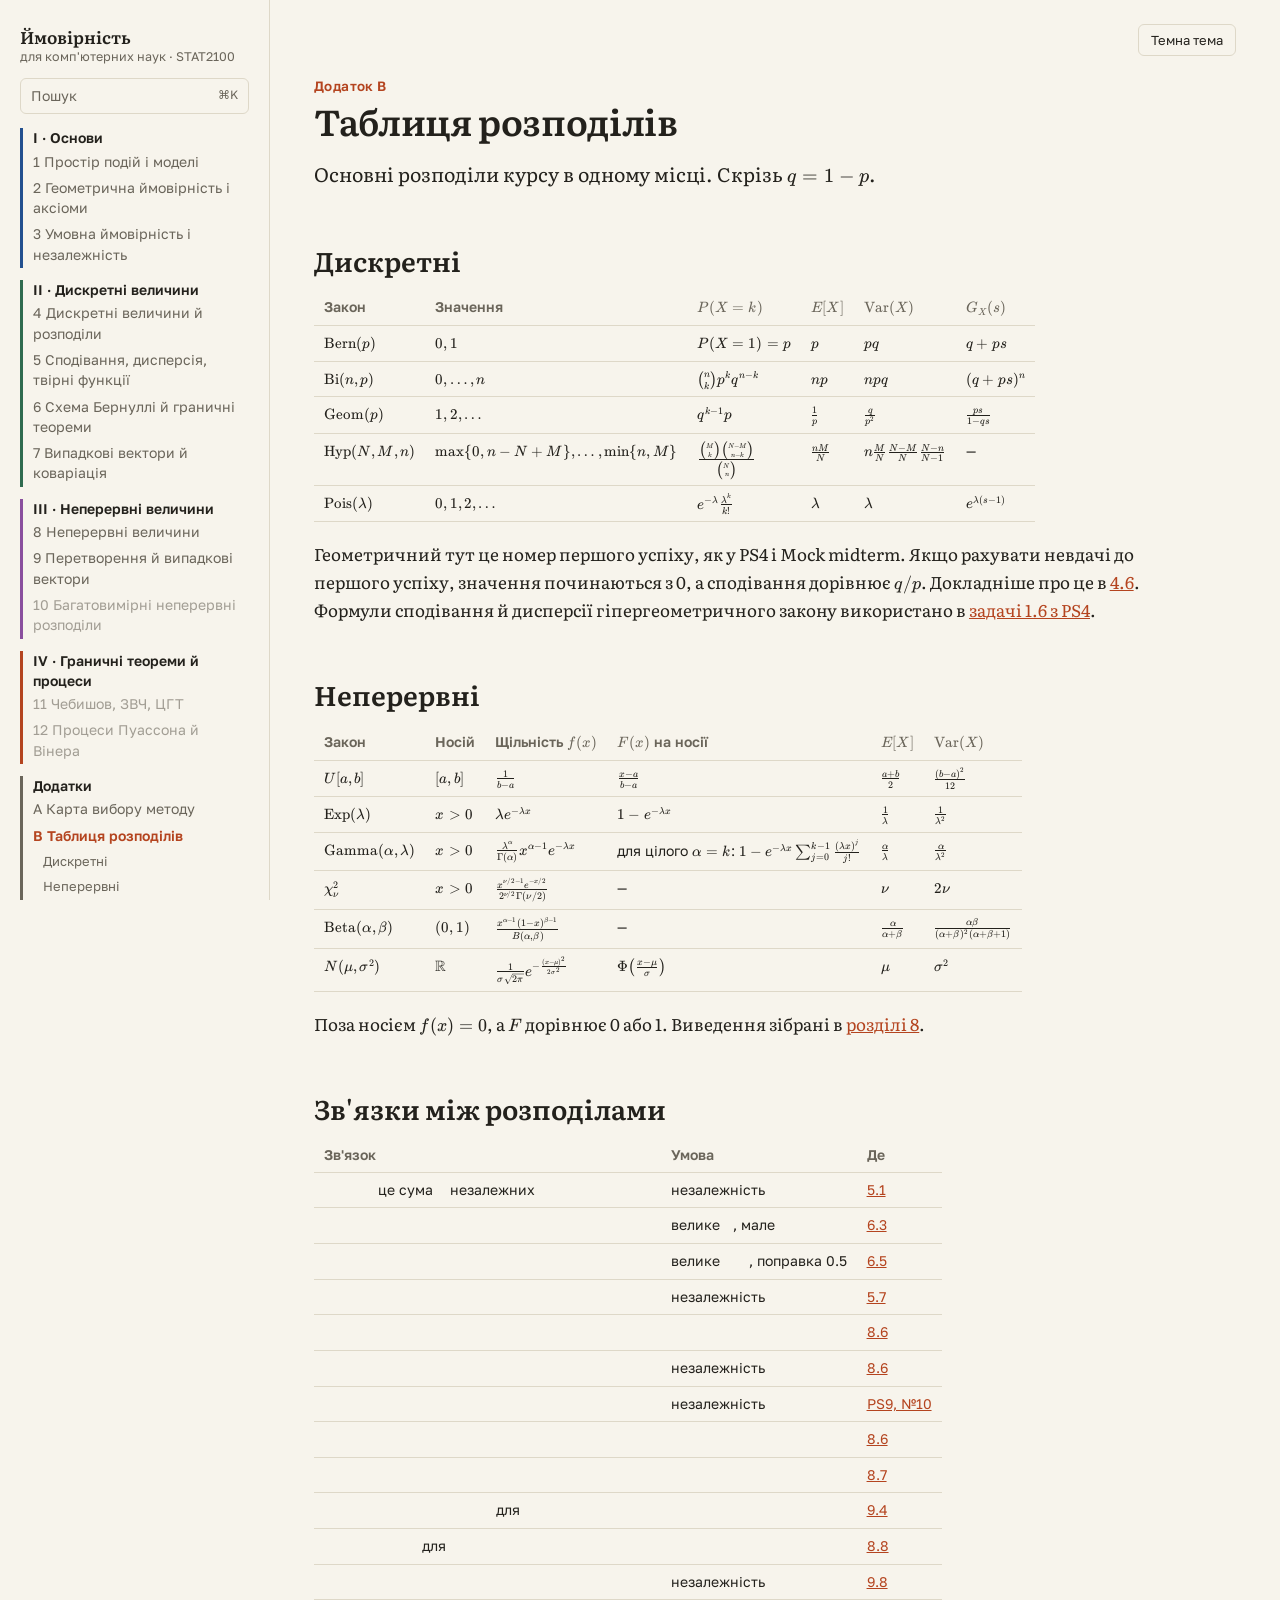
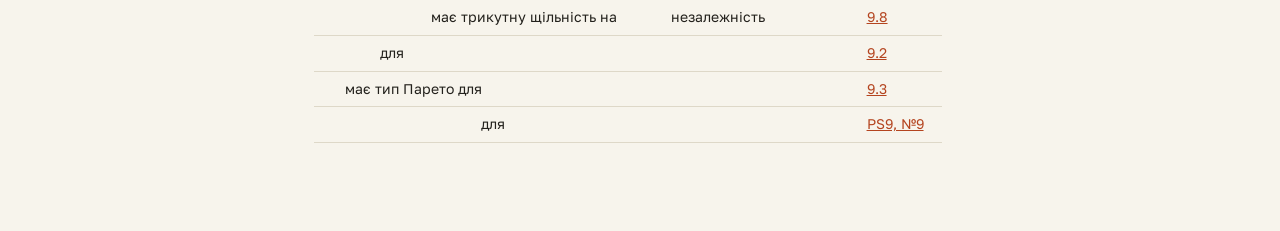
<file: b-distributions.html>
<!doctype html><html lang="uk"><head><meta charset="utf-8"><meta name="viewport" content="width=device-width,initial-scale=1">
<title>Додаток B. Таблиця розподілів</title><meta name="description" content="STAT2100, додаток: Таблиця розподілів">
<link rel="stylesheet" href="assets/katex.min.css"><link rel="stylesheet" href="assets/site.css">
<script>try{var t=localStorage.getItem("theme")||(matchMedia("(prefers-color-scheme: dark)").matches?"dark":"light");document.documentElement.dataset.theme=t}catch(e){}</script>
</head><body><div class="shell"><nav class="side" id="side" aria-label="Зміст"><a class="brand" href="index.html">Ймовірність<span>для комп'ютерних наук · STAT2100</span></a>
<button class="search" type="button" data-search-open>Пошук <kbd>⌘K</kbd></button><ol class="parts"><li class="part p1"><b>I · Основи</b><ol><li class=""><a href="01-sample-space.html">1 Простір подій і моделі</a></li><li class=""><a href="02-axioms.html">2 Геометрична ймовірність і аксіоми</a></li><li class=""><a href="03-conditional.html">3 Умовна ймовірність і незалежність</a></li></ol></li><li class="part p2"><b>II · Дискретні величини</b><ol><li class=""><a href="04-discrete.html">4 Дискретні величини й розподіли</a></li><li class=""><a href="05-expectation.html">5 Сподівання, дисперсія, твірні функції</a></li><li class=""><a href="06-limit-theorems.html">6 Схема Бернуллі й граничні теореми</a></li><li class=""><a href="07-random-vectors.html">7 Випадкові вектори й коваріація</a></li></ol></li><li class="part p3"><b>III · Неперервні величини</b><ol><li class=""><a href="08-continuous.html">8 Неперервні величини</a></li><li class=""><a href="09-transformations.html">9 Перетворення й випадкові вектори</a></li><li class="off" title="Чекає лекції">10 Багатовимірні неперервні розподіли</li></ol></li><li class="part p4"><b>IV · Граничні теореми й процеси</b><ol><li class="off" title="Чекає лекції">11 Чебишов, ЗВЧ, ЦГТ</li><li class="off" title="Чекає лекції">12 Процеси Пуассона й Вінера</li></ol></li><li class="part pa"><b>Додатки</b><ol><li class=""><a href="a-method.html">A Карта вибору методу</a></li><li class="here"><a href="b-distributions.html">B Таблиця розподілів</a><ol class="toc"><li><a href="#x1">Дискретні</a></li><li><a href="#x2">Неперервні</a></li><li><a href="#x3">Зв'язки між розподілами</a></li></ol></li><li class=""><a href="c-formulas.html">C Покажчик формул</a></li><li class=""><a href="d-glossary.html">D Глосарій</a></li><li class=""><a href="e-sheet.html">E Чернетка аркуша A4</a></li></ol></li></ol></nav><main>
<div class="topbar"><button type="button" class="menu" data-menu aria-controls="side">Зміст</button><button type="button" class="search-mini" data-search-open>Пошук</button><button type="button" class="theme" data-toggle>Тема</button></div>
<article class="appendix "><h1><small>Додаток B</small>Таблиця розподілів</h1><p class="lead">Основні розподіли курсу в одному місці. Скрізь <span class="katex"><span class="katex-mathml"><math xmlns="http://www.w3.org/1998/Math/MathML"><semantics><mrow><mi>q</mi><mo>=</mo><mn>1</mn><mo>−</mo><mi>p</mi></mrow><annotation encoding="application/x-tex">q=1-p</annotation></semantics></math></span><span class="katex-html" aria-hidden="true"><span class="katex-base"><span class="katex-strut" style="height:0.625em;vertical-align:-0.1944em;"></span><span class="mord mathnormal" style="margin-right:0.0359em;">q</span><span class="mspace" style="margin-right:0.2778em;"></span><span class="mrel">=</span><span class="mspace" style="margin-right:0.2778em;"></span></span><span class="katex-base"><span class="katex-strut" style="height:0.7278em;vertical-align:-0.0833em;"></span><span class="mord">1</span><span class="mspace" style="margin-right:0.2222em;"></span><span class="mbin">−</span><span class="mspace" style="margin-right:0.2222em;"></span></span><span class="katex-base"><span class="katex-strut" style="height:0.625em;vertical-align:-0.1944em;"></span><span class="mord mathnormal">p</span></span></span></span>.</p>
<h2 id="x1">Дискретні</h2>
<table>
<thead>
<tr>
<th>Закон</th>
<th>Значення</th>
<th><span class="katex"><span class="katex-mathml"><math xmlns="http://www.w3.org/1998/Math/MathML"><semantics><mrow><mi>P</mi><mo stretchy="false">(</mo><mi>X</mi><mo>=</mo><mi>k</mi><mo stretchy="false">)</mo></mrow><annotation encoding="application/x-tex">P(X=k)</annotation></semantics></math></span><span class="katex-html" aria-hidden="true"><span class="katex-base"><span class="katex-strut" style="height:1em;vertical-align:-0.25em;"></span><span class="mord mathnormal" style="margin-right:0.1389em;">P</span><span class="mopen">(</span><span class="mord mathnormal" style="margin-right:0.0785em;">X</span><span class="mspace" style="margin-right:0.2778em;"></span><span class="mrel">=</span><span class="mspace" style="margin-right:0.2778em;"></span></span><span class="katex-base"><span class="katex-strut" style="height:1em;vertical-align:-0.25em;"></span><span class="mord mathnormal" style="margin-right:0.0315em;">k</span><span class="mclose">)</span></span></span></span></th>
<th><span class="katex"><span class="katex-mathml"><math xmlns="http://www.w3.org/1998/Math/MathML"><semantics><mrow><mi>E</mi><mo stretchy="false">[</mo><mi>X</mi><mo stretchy="false">]</mo></mrow><annotation encoding="application/x-tex">E[X]</annotation></semantics></math></span><span class="katex-html" aria-hidden="true"><span class="katex-base"><span class="katex-strut" style="height:1em;vertical-align:-0.25em;"></span><span class="mord mathnormal" style="margin-right:0.0576em;">E</span><span class="mopen">[</span><span class="mord mathnormal" style="margin-right:0.0785em;">X</span><span class="mclose">]</span></span></span></span></th>
<th><span class="katex"><span class="katex-mathml"><math xmlns="http://www.w3.org/1998/Math/MathML"><semantics><mrow><mi mathvariant="normal">Var</mi><mo>⁡</mo><mo stretchy="false">(</mo><mi>X</mi><mo stretchy="false">)</mo></mrow><annotation encoding="application/x-tex">\operatorname{Var}(X)</annotation></semantics></math></span><span class="katex-html" aria-hidden="true"><span class="katex-base"><span class="katex-strut" style="height:1em;vertical-align:-0.25em;"></span><span class="mop"><span class="mord mathrm">Var</span></span><span class="mopen">(</span><span class="mord mathnormal" style="margin-right:0.0785em;">X</span><span class="mclose">)</span></span></span></span></th>
<th><span class="katex"><span class="katex-mathml"><math xmlns="http://www.w3.org/1998/Math/MathML"><semantics><mrow><msub><mi>G</mi><mi>X</mi></msub><mo stretchy="false">(</mo><mi>s</mi><mo stretchy="false">)</mo></mrow><annotation encoding="application/x-tex">G_X(s)</annotation></semantics></math></span><span class="katex-html" aria-hidden="true"><span class="katex-base"><span class="katex-strut" style="height:1em;vertical-align:-0.25em;"></span><span class="mord"><span class="mord mathnormal">G</span><span class="msupsub"><span class="vlist-t vlist-t2"><span class="vlist-r"><span class="vlist" style="height:0.3283em;"><span style="top:-2.55em;margin-left:0em;margin-right:0.05em;"><span class="pstrut" style="height:2.7em;"></span><span class="katex-sizing reset-size6 size3 mtight"><span class="mord mathnormal mtight" style="margin-right:0.0785em;">X</span></span></span></span><span class="vlist-s">​</span></span><span class="vlist-r"><span class="vlist" style="height:0.15em;"><span></span></span></span></span></span></span><span class="mopen">(</span><span class="mord mathnormal">s</span><span class="mclose">)</span></span></span></span></th>
</tr>
</thead>
<tbody>
<tr>
<td><span class="katex"><span class="katex-mathml"><math xmlns="http://www.w3.org/1998/Math/MathML"><semantics><mrow><mi mathvariant="normal">Bern</mi><mo>⁡</mo><mo stretchy="false">(</mo><mi>p</mi><mo stretchy="false">)</mo></mrow><annotation encoding="application/x-tex">\operatorname{Bern}(p)</annotation></semantics></math></span><span class="katex-html" aria-hidden="true"><span class="katex-base"><span class="katex-strut" style="height:1em;vertical-align:-0.25em;"></span><span class="mop"><span class="mord mathrm">Bern</span></span><span class="mopen">(</span><span class="mord mathnormal">p</span><span class="mclose">)</span></span></span></span></td>
<td><span class="katex"><span class="katex-mathml"><math xmlns="http://www.w3.org/1998/Math/MathML"><semantics><mrow><mn>0</mn><mo separator="true">,</mo><mn>1</mn></mrow><annotation encoding="application/x-tex">0,1</annotation></semantics></math></span><span class="katex-html" aria-hidden="true"><span class="katex-base"><span class="katex-strut" style="height:0.8389em;vertical-align:-0.1944em;"></span><span class="mord">0</span><span class="mpunct">,</span><span class="mspace" style="margin-right:0.1667em;"></span><span class="mord">1</span></span></span></span></td>
<td><span class="katex"><span class="katex-mathml"><math xmlns="http://www.w3.org/1998/Math/MathML"><semantics><mrow><mi>P</mi><mo stretchy="false">(</mo><mi>X</mi><mo>=</mo><mn>1</mn><mo stretchy="false">)</mo><mo>=</mo><mi>p</mi></mrow><annotation encoding="application/x-tex">P(X=1)=p</annotation></semantics></math></span><span class="katex-html" aria-hidden="true"><span class="katex-base"><span class="katex-strut" style="height:1em;vertical-align:-0.25em;"></span><span class="mord mathnormal" style="margin-right:0.1389em;">P</span><span class="mopen">(</span><span class="mord mathnormal" style="margin-right:0.0785em;">X</span><span class="mspace" style="margin-right:0.2778em;"></span><span class="mrel">=</span><span class="mspace" style="margin-right:0.2778em;"></span></span><span class="katex-base"><span class="katex-strut" style="height:1em;vertical-align:-0.25em;"></span><span class="mord">1</span><span class="mclose">)</span><span class="mspace" style="margin-right:0.2778em;"></span><span class="mrel">=</span><span class="mspace" style="margin-right:0.2778em;"></span></span><span class="katex-base"><span class="katex-strut" style="height:0.625em;vertical-align:-0.1944em;"></span><span class="mord mathnormal">p</span></span></span></span></td>
<td><span class="katex"><span class="katex-mathml"><math xmlns="http://www.w3.org/1998/Math/MathML"><semantics><mrow><mi>p</mi></mrow><annotation encoding="application/x-tex">p</annotation></semantics></math></span><span class="katex-html" aria-hidden="true"><span class="katex-base"><span class="katex-strut" style="height:0.625em;vertical-align:-0.1944em;"></span><span class="mord mathnormal">p</span></span></span></span></td>
<td><span class="katex"><span class="katex-mathml"><math xmlns="http://www.w3.org/1998/Math/MathML"><semantics><mrow><mi>p</mi><mi>q</mi></mrow><annotation encoding="application/x-tex">pq</annotation></semantics></math></span><span class="katex-html" aria-hidden="true"><span class="katex-base"><span class="katex-strut" style="height:0.625em;vertical-align:-0.1944em;"></span><span class="mord mathnormal" style="margin-right:0.0359em;">pq</span></span></span></span></td>
<td><span class="katex"><span class="katex-mathml"><math xmlns="http://www.w3.org/1998/Math/MathML"><semantics><mrow><mi>q</mi><mo>+</mo><mi>p</mi><mi>s</mi></mrow><annotation encoding="application/x-tex">q+ps</annotation></semantics></math></span><span class="katex-html" aria-hidden="true"><span class="katex-base"><span class="katex-strut" style="height:0.7778em;vertical-align:-0.1944em;"></span><span class="mord mathnormal" style="margin-right:0.0359em;">q</span><span class="mspace" style="margin-right:0.2222em;"></span><span class="mbin">+</span><span class="mspace" style="margin-right:0.2222em;"></span></span><span class="katex-base"><span class="katex-strut" style="height:0.625em;vertical-align:-0.1944em;"></span><span class="mord mathnormal">p</span><span class="mord mathnormal">s</span></span></span></span></td>
</tr>
<tr>
<td><span class="katex"><span class="katex-mathml"><math xmlns="http://www.w3.org/1998/Math/MathML"><semantics><mrow><mi mathvariant="normal">Bi</mi><mo>⁡</mo><mo stretchy="false">(</mo><mi>n</mi><mo separator="true">,</mo><mi>p</mi><mo stretchy="false">)</mo></mrow><annotation encoding="application/x-tex">\operatorname{Bi}(n,p)</annotation></semantics></math></span><span class="katex-html" aria-hidden="true"><span class="katex-base"><span class="katex-strut" style="height:1em;vertical-align:-0.25em;"></span><span class="mop"><span class="mord mathrm">Bi</span></span><span class="mopen">(</span><span class="mord mathnormal">n</span><span class="mpunct">,</span><span class="mspace" style="margin-right:0.1667em;"></span><span class="mord mathnormal">p</span><span class="mclose">)</span></span></span></span></td>
<td><span class="katex"><span class="katex-mathml"><math xmlns="http://www.w3.org/1998/Math/MathML"><semantics><mrow><mn>0</mn><mo separator="true">,</mo><mo>…</mo><mo separator="true">,</mo><mi>n</mi></mrow><annotation encoding="application/x-tex">0,\dots,n</annotation></semantics></math></span><span class="katex-html" aria-hidden="true"><span class="katex-base"><span class="katex-strut" style="height:0.8389em;vertical-align:-0.1944em;"></span><span class="mord">0</span><span class="mpunct">,</span><span class="mspace" style="margin-right:0.1667em;"></span><span class="minner">…</span><span class="mspace" style="margin-right:0.1667em;"></span><span class="mpunct">,</span><span class="mspace" style="margin-right:0.1667em;"></span><span class="mord mathnormal">n</span></span></span></span></td>
<td><span class="katex"><span class="katex-mathml"><math xmlns="http://www.w3.org/1998/Math/MathML"><semantics><mrow><mrow><mo fence="true">(</mo><mfrac linethickness="0px"><mi>n</mi><mi>k</mi></mfrac><mo fence="true">)</mo></mrow><msup><mi>p</mi><mi>k</mi></msup><msup><mi>q</mi><mrow><mi>n</mi><mo>−</mo><mi>k</mi></mrow></msup></mrow><annotation encoding="application/x-tex">\binom nkp^kq^{n-k}</annotation></semantics></math></span><span class="katex-html" aria-hidden="true"><span class="katex-base"><span class="katex-strut" style="height:1.2em;vertical-align:-0.35em;"></span><span class="mord"><span class="mopen delimcenter" style="top:0em;"><span class="delimsizing size1">(</span></span><span class="mfrac"><span class="vlist-t vlist-t2"><span class="vlist-r"><span class="vlist" style="height:0.7454em;"><span style="top:-2.355em;"><span class="pstrut" style="height:2.7em;"></span><span class="katex-sizing reset-size6 size3 mtight"><span class="mord mtight"><span class="mord mathnormal mtight" style="margin-right:0.0315em;">k</span></span></span></span><span style="top:-3.144em;"><span class="pstrut" style="height:2.7em;"></span><span class="katex-sizing reset-size6 size3 mtight"><span class="mord mtight"><span class="mord mathnormal mtight">n</span></span></span></span></span><span class="vlist-s">​</span></span><span class="vlist-r"><span class="vlist" style="height:0.345em;"><span></span></span></span></span></span><span class="mclose delimcenter" style="top:0em;"><span class="delimsizing size1">)</span></span></span><span class="mord"><span class="mord mathnormal">p</span><span class="msupsub"><span class="vlist-t"><span class="vlist-r"><span class="vlist" style="height:0.8491em;"><span style="top:-3.063em;margin-right:0.05em;"><span class="pstrut" style="height:2.7em;"></span><span class="katex-sizing reset-size6 size3 mtight"><span class="mord mathnormal mtight" style="margin-right:0.0315em;">k</span></span></span></span></span></span></span></span><span class="mord"><span class="mord mathnormal" style="margin-right:0.0359em;">q</span><span class="msupsub"><span class="vlist-t"><span class="vlist-r"><span class="vlist" style="height:0.8491em;"><span style="top:-3.063em;margin-right:0.05em;"><span class="pstrut" style="height:2.7em;"></span><span class="katex-sizing reset-size6 size3 mtight"><span class="mord mtight"><span class="mord mathnormal mtight">n</span><span class="mbin mtight">−</span><span class="mord mathnormal mtight" style="margin-right:0.0315em;">k</span></span></span></span></span></span></span></span></span></span></span></span></td>
<td><span class="katex"><span class="katex-mathml"><math xmlns="http://www.w3.org/1998/Math/MathML"><semantics><mrow><mi>n</mi><mi>p</mi></mrow><annotation encoding="application/x-tex">np</annotation></semantics></math></span><span class="katex-html" aria-hidden="true"><span class="katex-base"><span class="katex-strut" style="height:0.625em;vertical-align:-0.1944em;"></span><span class="mord mathnormal">n</span><span class="mord mathnormal">p</span></span></span></span></td>
<td><span class="katex"><span class="katex-mathml"><math xmlns="http://www.w3.org/1998/Math/MathML"><semantics><mrow><mi>n</mi><mi>p</mi><mi>q</mi></mrow><annotation encoding="application/x-tex">npq</annotation></semantics></math></span><span class="katex-html" aria-hidden="true"><span class="katex-base"><span class="katex-strut" style="height:0.625em;vertical-align:-0.1944em;"></span><span class="mord mathnormal">n</span><span class="mord mathnormal" style="margin-right:0.0359em;">pq</span></span></span></span></td>
<td><span class="katex"><span class="katex-mathml"><math xmlns="http://www.w3.org/1998/Math/MathML"><semantics><mrow><mo stretchy="false">(</mo><mi>q</mi><mo>+</mo><mi>p</mi><mi>s</mi><msup><mo stretchy="false">)</mo><mi>n</mi></msup></mrow><annotation encoding="application/x-tex">(q+ps)^n</annotation></semantics></math></span><span class="katex-html" aria-hidden="true"><span class="katex-base"><span class="katex-strut" style="height:1em;vertical-align:-0.25em;"></span><span class="mopen">(</span><span class="mord mathnormal" style="margin-right:0.0359em;">q</span><span class="mspace" style="margin-right:0.2222em;"></span><span class="mbin">+</span><span class="mspace" style="margin-right:0.2222em;"></span></span><span class="katex-base"><span class="katex-strut" style="height:1em;vertical-align:-0.25em;"></span><span class="mord mathnormal">p</span><span class="mord mathnormal">s</span><span class="mclose"><span class="mclose">)</span><span class="msupsub"><span class="vlist-t"><span class="vlist-r"><span class="vlist" style="height:0.6644em;"><span style="top:-3.063em;margin-right:0.05em;"><span class="pstrut" style="height:2.7em;"></span><span class="katex-sizing reset-size6 size3 mtight"><span class="mord mathnormal mtight">n</span></span></span></span></span></span></span></span></span></span></span></td>
</tr>
<tr>
<td><span class="katex"><span class="katex-mathml"><math xmlns="http://www.w3.org/1998/Math/MathML"><semantics><mrow><mi mathvariant="normal">Geom</mi><mo>⁡</mo><mo stretchy="false">(</mo><mi>p</mi><mo stretchy="false">)</mo></mrow><annotation encoding="application/x-tex">\operatorname{Geom}(p)</annotation></semantics></math></span><span class="katex-html" aria-hidden="true"><span class="katex-base"><span class="katex-strut" style="height:1em;vertical-align:-0.25em;"></span><span class="mop"><span class="mord mathrm">Geom</span></span><span class="mopen">(</span><span class="mord mathnormal">p</span><span class="mclose">)</span></span></span></span></td>
<td><span class="katex"><span class="katex-mathml"><math xmlns="http://www.w3.org/1998/Math/MathML"><semantics><mrow><mn>1</mn><mo separator="true">,</mo><mn>2</mn><mo separator="true">,</mo><mo>…</mo></mrow><annotation encoding="application/x-tex">1,2,\dots</annotation></semantics></math></span><span class="katex-html" aria-hidden="true"><span class="katex-base"><span class="katex-strut" style="height:0.8389em;vertical-align:-0.1944em;"></span><span class="mord">1</span><span class="mpunct">,</span><span class="mspace" style="margin-right:0.1667em;"></span><span class="mord">2</span><span class="mpunct">,</span><span class="mspace" style="margin-right:0.1667em;"></span><span class="minner">…</span></span></span></span></td>
<td><span class="katex"><span class="katex-mathml"><math xmlns="http://www.w3.org/1998/Math/MathML"><semantics><mrow><msup><mi>q</mi><mrow><mi>k</mi><mo>−</mo><mn>1</mn></mrow></msup><mi>p</mi></mrow><annotation encoding="application/x-tex">q^{k-1}p</annotation></semantics></math></span><span class="katex-html" aria-hidden="true"><span class="katex-base"><span class="katex-strut" style="height:1.0435em;vertical-align:-0.1944em;"></span><span class="mord"><span class="mord mathnormal" style="margin-right:0.0359em;">q</span><span class="msupsub"><span class="vlist-t"><span class="vlist-r"><span class="vlist" style="height:0.8491em;"><span style="top:-3.063em;margin-right:0.05em;"><span class="pstrut" style="height:2.7em;"></span><span class="katex-sizing reset-size6 size3 mtight"><span class="mord mtight"><span class="mord mathnormal mtight" style="margin-right:0.0315em;">k</span><span class="mbin mtight">−</span><span class="mord mtight">1</span></span></span></span></span></span></span></span></span><span class="mord mathnormal">p</span></span></span></span></td>
<td><span class="katex"><span class="katex-mathml"><math xmlns="http://www.w3.org/1998/Math/MathML"><semantics><mrow><mstyle scriptlevel="0" displaystyle="false"><mfrac><mn>1</mn><mi>p</mi></mfrac></mstyle></mrow><annotation encoding="application/x-tex">\tfrac1p</annotation></semantics></math></span><span class="katex-html" aria-hidden="true"><span class="katex-base"><span class="katex-strut" style="height:1.3262em;vertical-align:-0.4811em;"></span><span class="mord"><span class="mopen nulldelimiter"></span><span class="mfrac"><span class="vlist-t vlist-t2"><span class="vlist-r"><span class="vlist" style="height:0.8451em;"><span style="top:-2.655em;"><span class="pstrut" style="height:3em;"></span><span class="katex-sizing reset-size6 size3 mtight"><span class="mord mtight"><span class="mord mathnormal mtight">p</span></span></span></span><span style="top:-3.23em;"><span class="pstrut" style="height:3em;"></span><span class="frac-line" style="border-bottom-width:0.04em;"></span></span><span style="top:-3.394em;"><span class="pstrut" style="height:3em;"></span><span class="katex-sizing reset-size6 size3 mtight"><span class="mord mtight"><span class="mord mtight">1</span></span></span></span></span><span class="vlist-s">​</span></span><span class="vlist-r"><span class="vlist" style="height:0.4811em;"><span></span></span></span></span></span><span class="mclose nulldelimiter"></span></span></span></span></span></td>
<td><span class="katex"><span class="katex-mathml"><math xmlns="http://www.w3.org/1998/Math/MathML"><semantics><mrow><mstyle scriptlevel="0" displaystyle="false"><mfrac><mi>q</mi><msup><mi>p</mi><mn>2</mn></msup></mfrac></mstyle></mrow><annotation encoding="application/x-tex">\tfrac q{p^2}</annotation></semantics></math></span><span class="katex-html" aria-hidden="true"><span class="katex-base"><span class="katex-strut" style="height:1.2286em;vertical-align:-0.4811em;"></span><span class="mord"><span class="mopen nulldelimiter"></span><span class="mfrac"><span class="vlist-t vlist-t2"><span class="vlist-r"><span class="vlist" style="height:0.7475em;"><span style="top:-2.655em;"><span class="pstrut" style="height:3em;"></span><span class="katex-sizing reset-size6 size3 mtight"><span class="mord mtight"><span class="mord mtight"><span class="mord mathnormal mtight">p</span><span class="msupsub"><span class="vlist-t"><span class="vlist-r"><span class="vlist" style="height:0.7463em;"><span style="top:-2.786em;margin-right:0.0714em;"><span class="pstrut" style="height:2.5em;"></span><span class="katex-sizing reset-size3 size1 mtight"><span class="mord mtight">2</span></span></span></span></span></span></span></span></span></span></span><span style="top:-3.23em;"><span class="pstrut" style="height:3em;"></span><span class="frac-line" style="border-bottom-width:0.04em;"></span></span><span style="top:-3.4461em;"><span class="pstrut" style="height:3em;"></span><span class="katex-sizing reset-size6 size3 mtight"><span class="mord mtight"><span class="mord mathnormal mtight" style="margin-right:0.0359em;">q</span></span></span></span></span><span class="vlist-s">​</span></span><span class="vlist-r"><span class="vlist" style="height:0.4811em;"><span></span></span></span></span></span><span class="mclose nulldelimiter"></span></span></span></span></span></td>
<td><span class="katex"><span class="katex-mathml"><math xmlns="http://www.w3.org/1998/Math/MathML"><semantics><mrow><mstyle scriptlevel="0" displaystyle="false"><mfrac><mrow><mi>p</mi><mi>s</mi></mrow><mrow><mn>1</mn><mo>−</mo><mi>q</mi><mi>s</mi></mrow></mfrac></mstyle></mrow><annotation encoding="application/x-tex">\tfrac{ps}{1-qs}</annotation></semantics></math></span><span class="katex-html" aria-hidden="true"><span class="katex-base"><span class="katex-strut" style="height:1.2286em;vertical-align:-0.4811em;"></span><span class="mord"><span class="mopen nulldelimiter"></span><span class="mfrac"><span class="vlist-t vlist-t2"><span class="vlist-r"><span class="vlist" style="height:0.7475em;"><span style="top:-2.655em;"><span class="pstrut" style="height:3em;"></span><span class="katex-sizing reset-size6 size3 mtight"><span class="mord mtight"><span class="mord mtight">1</span><span class="mbin mtight">−</span><span class="mord mathnormal mtight" style="margin-right:0.0359em;">q</span><span class="mord mathnormal mtight">s</span></span></span></span><span style="top:-3.23em;"><span class="pstrut" style="height:3em;"></span><span class="frac-line" style="border-bottom-width:0.04em;"></span></span><span style="top:-3.4461em;"><span class="pstrut" style="height:3em;"></span><span class="katex-sizing reset-size6 size3 mtight"><span class="mord mtight"><span class="mord mathnormal mtight">p</span><span class="mord mathnormal mtight">s</span></span></span></span></span><span class="vlist-s">​</span></span><span class="vlist-r"><span class="vlist" style="height:0.4811em;"><span></span></span></span></span></span><span class="mclose nulldelimiter"></span></span></span></span></span></td>
</tr>
<tr>
<td><span class="katex"><span class="katex-mathml"><math xmlns="http://www.w3.org/1998/Math/MathML"><semantics><mrow><mi mathvariant="normal">Hyp</mi><mo>⁡</mo><mo stretchy="false">(</mo><mi>N</mi><mo separator="true">,</mo><mi>M</mi><mo separator="true">,</mo><mi>n</mi><mo stretchy="false">)</mo></mrow><annotation encoding="application/x-tex">\operatorname{Hyp}(N,M,n)</annotation></semantics></math></span><span class="katex-html" aria-hidden="true"><span class="katex-base"><span class="katex-strut" style="height:1em;vertical-align:-0.25em;"></span><span class="mop"><span class="mord mathrm">Hyp</span></span><span class="mopen">(</span><span class="mord mathnormal" style="margin-right:0.109em;">N</span><span class="mpunct">,</span><span class="mspace" style="margin-right:0.1667em;"></span><span class="mord mathnormal" style="margin-right:0.109em;">M</span><span class="mpunct">,</span><span class="mspace" style="margin-right:0.1667em;"></span><span class="mord mathnormal">n</span><span class="mclose">)</span></span></span></span></td>
<td><span class="katex"><span class="katex-mathml"><math xmlns="http://www.w3.org/1998/Math/MathML"><semantics><mrow><mi>max</mi><mo>⁡</mo><mo stretchy="false">{</mo><mn>0</mn><mo separator="true">,</mo><mi>n</mi><mo>−</mo><mi>N</mi><mo>+</mo><mi>M</mi><mo stretchy="false">}</mo><mo separator="true">,</mo><mo>…</mo><mo separator="true">,</mo><mi>min</mi><mo>⁡</mo><mo stretchy="false">{</mo><mi>n</mi><mo separator="true">,</mo><mi>M</mi><mo stretchy="false">}</mo></mrow><annotation encoding="application/x-tex">\max\{0,n-N+M\},\dots,\min\{n,M\}</annotation></semantics></math></span><span class="katex-html" aria-hidden="true"><span class="katex-base"><span class="katex-strut" style="height:1em;vertical-align:-0.25em;"></span><span class="mop">max</span><span class="mopen">{</span><span class="mord">0</span><span class="mpunct">,</span><span class="mspace" style="margin-right:0.1667em;"></span><span class="mord mathnormal">n</span><span class="mspace" style="margin-right:0.2222em;"></span><span class="mbin">−</span><span class="mspace" style="margin-right:0.2222em;"></span></span><span class="katex-base"><span class="katex-strut" style="height:0.7667em;vertical-align:-0.0833em;"></span><span class="mord mathnormal" style="margin-right:0.109em;">N</span><span class="mspace" style="margin-right:0.2222em;"></span><span class="mbin">+</span><span class="mspace" style="margin-right:0.2222em;"></span></span><span class="katex-base"><span class="katex-strut" style="height:1em;vertical-align:-0.25em;"></span><span class="mord mathnormal" style="margin-right:0.109em;">M</span><span class="mclose">}</span><span class="mpunct">,</span><span class="mspace" style="margin-right:0.1667em;"></span><span class="minner">…</span><span class="mspace" style="margin-right:0.1667em;"></span><span class="mpunct">,</span><span class="mspace" style="margin-right:0.1667em;"></span><span class="mop">min</span><span class="mopen">{</span><span class="mord mathnormal">n</span><span class="mpunct">,</span><span class="mspace" style="margin-right:0.1667em;"></span><span class="mord mathnormal" style="margin-right:0.109em;">M</span><span class="mclose">}</span></span></span></span></td>
<td><span class="katex"><span class="katex-mathml"><math xmlns="http://www.w3.org/1998/Math/MathML"><semantics><mrow><mstyle scriptlevel="0" displaystyle="false"><mfrac><mrow><mrow><mo fence="true">(</mo><mfrac linethickness="0px"><mi>M</mi><mi>k</mi></mfrac><mo fence="true">)</mo></mrow><mrow><mo fence="true">(</mo><mfrac linethickness="0px"><mrow><mi>N</mi><mo>−</mo><mi>M</mi></mrow><mrow><mi>n</mi><mo>−</mo><mi>k</mi></mrow></mfrac><mo fence="true">)</mo></mrow></mrow><mrow><mo fence="true">(</mo><mfrac linethickness="0px"><mi>N</mi><mi>n</mi></mfrac><mo fence="true">)</mo></mrow></mfrac></mstyle></mrow><annotation encoding="application/x-tex">\tfrac{\binom Mk\binom{N-M}{n-k}}{\binom Nn}</annotation></semantics></math></span><span class="katex-html" aria-hidden="true"><span class="katex-base"><span class="katex-strut" style="height:2.52em;vertical-align:-1.01em;"></span><span class="mord"><span class="mopen nulldelimiter"></span><span class="mfrac"><span class="vlist-t vlist-t2"><span class="vlist-r"><span class="vlist" style="height:1.51em;"><span style="top:-2.3925em;"><span class="pstrut" style="height:3em;"></span><span class="katex-sizing reset-size6 size3 mtight"><span class="mord mtight"><span class="mord mtight"><span class="mopen katex-sizing reset-size3 size6 mtight delimcenter" style="top:0.075em;"><span class="delimsizing size1 mtight"><span class="mtight">(</span></span></span><span class="mfrac"><span class="vlist-t vlist-t2"><span class="vlist-r"><span class="vlist" style="height:0.9591em;"><span style="top:-2.156em;"><span class="pstrut" style="height:2.5em;"></span><span class="katex-sizing reset-size3 size1 mtight"><span class="mord mtight"><span class="mord mathnormal mtight">n</span></span></span></span><span style="top:-2.971em;"><span class="pstrut" style="height:2.5em;"></span><span class="katex-sizing reset-size3 size1 mtight"><span class="mord mtight"><span class="mord mathnormal mtight" style="margin-right:0.109em;">N</span></span></span></span></span><span class="vlist-s">​</span></span><span class="vlist-r"><span class="vlist" style="height:0.344em;"><span></span></span></span></span></span><span class="mclose katex-sizing reset-size3 size6 mtight delimcenter" style="top:0.075em;"><span class="delimsizing size1 mtight"><span class="mtight">)</span></span></span></span></span></span></span><span style="top:-3.23em;"><span class="pstrut" style="height:3em;"></span><span class="frac-line" style="border-bottom-width:0.04em;"></span></span><span style="top:-3.7125em;"><span class="pstrut" style="height:3em;"></span><span class="katex-sizing reset-size6 size3 mtight"><span class="mord mtight"><span class="mord mtight"><span class="mopen katex-sizing reset-size3 size6 mtight delimcenter" style="top:0.075em;"><span class="delimsizing size1 mtight"><span class="mtight">(</span></span></span><span class="mfrac"><span class="vlist-t vlist-t2"><span class="vlist-r"><span class="vlist" style="height:0.9591em;"><span style="top:-2.156em;"><span class="pstrut" style="height:2.5em;"></span><span class="katex-sizing reset-size3 size1 mtight"><span class="mord mtight"><span class="mord mathnormal mtight" style="margin-right:0.0315em;">k</span></span></span></span><span style="top:-2.971em;"><span class="pstrut" style="height:2.5em;"></span><span class="katex-sizing reset-size3 size1 mtight"><span class="mord mtight"><span class="mord mathnormal mtight" style="margin-right:0.109em;">M</span></span></span></span></span><span class="vlist-s">​</span></span><span class="vlist-r"><span class="vlist" style="height:0.344em;"><span></span></span></span></span></span><span class="mclose katex-sizing reset-size3 size6 mtight delimcenter" style="top:0.075em;"><span class="delimsizing size1 mtight"><span class="mtight">)</span></span></span></span><span class="mord mtight"><span class="mopen katex-sizing reset-size3 size6 mtight delimcenter" style="top:0.075em;"><span class="delimsizing size1 mtight"><span class="mtight">(</span></span></span><span class="mfrac"><span class="vlist-t vlist-t2"><span class="vlist-r"><span class="vlist" style="height:0.9591em;"><span style="top:-2.156em;"><span class="pstrut" style="height:2.5em;"></span><span class="katex-sizing reset-size3 size1 mtight"><span class="mord mtight"><span class="mord mathnormal mtight">n</span><span class="mbin mtight">−</span><span class="mord mathnormal mtight" style="margin-right:0.0315em;">k</span></span></span></span><span style="top:-2.971em;"><span class="pstrut" style="height:2.5em;"></span><span class="katex-sizing reset-size3 size1 mtight"><span class="mord mtight"><span class="mord mathnormal mtight" style="margin-right:0.109em;">N</span><span class="mbin mtight">−</span><span class="mord mathnormal mtight" style="margin-right:0.109em;">M</span></span></span></span></span><span class="vlist-s">​</span></span><span class="vlist-r"><span class="vlist" style="height:0.4035em;"><span></span></span></span></span></span><span class="mclose katex-sizing reset-size3 size6 mtight delimcenter" style="top:0.075em;"><span class="delimsizing size1 mtight"><span class="mtight">)</span></span></span></span></span></span></span></span><span class="vlist-s">​</span></span><span class="vlist-r"><span class="vlist" style="height:1.01em;"><span></span></span></span></span></span><span class="mclose nulldelimiter"></span></span></span></span></span></td>
<td><span class="katex"><span class="katex-mathml"><math xmlns="http://www.w3.org/1998/Math/MathML"><semantics><mrow><mstyle scriptlevel="0" displaystyle="false"><mfrac><mrow><mi>n</mi><mi>M</mi></mrow><mi>N</mi></mfrac></mstyle></mrow><annotation encoding="application/x-tex">\tfrac{nM}N</annotation></semantics></math></span><span class="katex-html" aria-hidden="true"><span class="katex-base"><span class="katex-strut" style="height:1.2173em;vertical-align:-0.345em;"></span><span class="mord"><span class="mopen nulldelimiter"></span><span class="mfrac"><span class="vlist-t vlist-t2"><span class="vlist-r"><span class="vlist" style="height:0.8723em;"><span style="top:-2.655em;"><span class="pstrut" style="height:3em;"></span><span class="katex-sizing reset-size6 size3 mtight"><span class="mord mtight"><span class="mord mathnormal mtight" style="margin-right:0.109em;">N</span></span></span></span><span style="top:-3.23em;"><span class="pstrut" style="height:3em;"></span><span class="frac-line" style="border-bottom-width:0.04em;"></span></span><span style="top:-3.394em;"><span class="pstrut" style="height:3em;"></span><span class="katex-sizing reset-size6 size3 mtight"><span class="mord mtight"><span class="mord mathnormal mtight">n</span><span class="mord mathnormal mtight" style="margin-right:0.109em;">M</span></span></span></span></span><span class="vlist-s">​</span></span><span class="vlist-r"><span class="vlist" style="height:0.345em;"><span></span></span></span></span></span><span class="mclose nulldelimiter"></span></span></span></span></span></td>
<td><span class="katex"><span class="katex-mathml"><math xmlns="http://www.w3.org/1998/Math/MathML"><semantics><mrow><mi>n</mi><mstyle scriptlevel="0" displaystyle="false"><mfrac><mi>M</mi><mi>N</mi></mfrac></mstyle><mstyle scriptlevel="0" displaystyle="false"><mfrac><mrow><mi>N</mi><mo>−</mo><mi>M</mi></mrow><mi>N</mi></mfrac></mstyle><mstyle scriptlevel="0" displaystyle="false"><mfrac><mrow><mi>N</mi><mo>−</mo><mi>n</mi></mrow><mrow><mi>N</mi><mo>−</mo><mn>1</mn></mrow></mfrac></mstyle></mrow><annotation encoding="application/x-tex">n\tfrac MN\tfrac{N-M}N\tfrac{N-n}{N-1}</annotation></semantics></math></span><span class="katex-html" aria-hidden="true"><span class="katex-base"><span class="katex-strut" style="height:1.2757em;vertical-align:-0.4033em;"></span><span class="mord mathnormal">n</span><span class="mord"><span class="mopen nulldelimiter"></span><span class="mfrac"><span class="vlist-t vlist-t2"><span class="vlist-r"><span class="vlist" style="height:0.8723em;"><span style="top:-2.655em;"><span class="pstrut" style="height:3em;"></span><span class="katex-sizing reset-size6 size3 mtight"><span class="mord mtight"><span class="mord mathnormal mtight" style="margin-right:0.109em;">N</span></span></span></span><span style="top:-3.23em;"><span class="pstrut" style="height:3em;"></span><span class="frac-line" style="border-bottom-width:0.04em;"></span></span><span style="top:-3.394em;"><span class="pstrut" style="height:3em;"></span><span class="katex-sizing reset-size6 size3 mtight"><span class="mord mtight"><span class="mord mathnormal mtight" style="margin-right:0.109em;">M</span></span></span></span></span><span class="vlist-s">​</span></span><span class="vlist-r"><span class="vlist" style="height:0.345em;"><span></span></span></span></span></span><span class="mclose nulldelimiter"></span></span><span class="mord"><span class="mopen nulldelimiter"></span><span class="mfrac"><span class="vlist-t vlist-t2"><span class="vlist-r"><span class="vlist" style="height:0.8723em;"><span style="top:-2.655em;"><span class="pstrut" style="height:3em;"></span><span class="katex-sizing reset-size6 size3 mtight"><span class="mord mtight"><span class="mord mathnormal mtight" style="margin-right:0.109em;">N</span></span></span></span><span style="top:-3.23em;"><span class="pstrut" style="height:3em;"></span><span class="frac-line" style="border-bottom-width:0.04em;"></span></span><span style="top:-3.394em;"><span class="pstrut" style="height:3em;"></span><span class="katex-sizing reset-size6 size3 mtight"><span class="mord mtight"><span class="mord mathnormal mtight" style="margin-right:0.109em;">N</span><span class="mbin mtight">−</span><span class="mord mathnormal mtight" style="margin-right:0.109em;">M</span></span></span></span></span><span class="vlist-s">​</span></span><span class="vlist-r"><span class="vlist" style="height:0.345em;"><span></span></span></span></span></span><span class="mclose nulldelimiter"></span></span><span class="mord"><span class="mopen nulldelimiter"></span><span class="mfrac"><span class="vlist-t vlist-t2"><span class="vlist-r"><span class="vlist" style="height:0.8723em;"><span style="top:-2.655em;"><span class="pstrut" style="height:3em;"></span><span class="katex-sizing reset-size6 size3 mtight"><span class="mord mtight"><span class="mord mathnormal mtight" style="margin-right:0.109em;">N</span><span class="mbin mtight">−</span><span class="mord mtight">1</span></span></span></span><span style="top:-3.23em;"><span class="pstrut" style="height:3em;"></span><span class="frac-line" style="border-bottom-width:0.04em;"></span></span><span style="top:-3.394em;"><span class="pstrut" style="height:3em;"></span><span class="katex-sizing reset-size6 size3 mtight"><span class="mord mtight"><span class="mord mathnormal mtight" style="margin-right:0.109em;">N</span><span class="mbin mtight">−</span><span class="mord mathnormal mtight">n</span></span></span></span></span><span class="vlist-s">​</span></span><span class="vlist-r"><span class="vlist" style="height:0.4033em;"><span></span></span></span></span></span><span class="mclose nulldelimiter"></span></span></span></span></span></td>
<td>—</td>
</tr>
<tr>
<td><span class="katex"><span class="katex-mathml"><math xmlns="http://www.w3.org/1998/Math/MathML"><semantics><mrow><mi mathvariant="normal">Pois</mi><mo>⁡</mo><mo stretchy="false">(</mo><mi>λ</mi><mo stretchy="false">)</mo></mrow><annotation encoding="application/x-tex">\operatorname{Pois}(\lambda)</annotation></semantics></math></span><span class="katex-html" aria-hidden="true"><span class="katex-base"><span class="katex-strut" style="height:1em;vertical-align:-0.25em;"></span><span class="mop"><span class="mord mathrm">Pois</span></span><span class="mopen">(</span><span class="mord mathnormal">λ</span><span class="mclose">)</span></span></span></span></td>
<td><span class="katex"><span class="katex-mathml"><math xmlns="http://www.w3.org/1998/Math/MathML"><semantics><mrow><mn>0</mn><mo separator="true">,</mo><mn>1</mn><mo separator="true">,</mo><mn>2</mn><mo separator="true">,</mo><mo>…</mo></mrow><annotation encoding="application/x-tex">0,1,2,\dots</annotation></semantics></math></span><span class="katex-html" aria-hidden="true"><span class="katex-base"><span class="katex-strut" style="height:0.8389em;vertical-align:-0.1944em;"></span><span class="mord">0</span><span class="mpunct">,</span><span class="mspace" style="margin-right:0.1667em;"></span><span class="mord">1</span><span class="mpunct">,</span><span class="mspace" style="margin-right:0.1667em;"></span><span class="mord">2</span><span class="mpunct">,</span><span class="mspace" style="margin-right:0.1667em;"></span><span class="minner">…</span></span></span></span></td>
<td><span class="katex"><span class="katex-mathml"><math xmlns="http://www.w3.org/1998/Math/MathML"><semantics><mrow><msup><mi>e</mi><mrow><mo>−</mo><mi>λ</mi></mrow></msup><mstyle scriptlevel="0" displaystyle="false"><mfrac><msup><mi>λ</mi><mi>k</mi></msup><mrow><mi>k</mi><mo stretchy="false">!</mo></mrow></mfrac></mstyle></mrow><annotation encoding="application/x-tex">e^{-\lambda}\tfrac{\lambda^k}{k!}</annotation></semantics></math></span><span class="katex-html" aria-hidden="true"><span class="katex-base"><span class="katex-strut" style="height:1.3879em;vertical-align:-0.345em;"></span><span class="mord"><span class="mord mathnormal">e</span><span class="msupsub"><span class="vlist-t"><span class="vlist-r"><span class="vlist" style="height:0.8491em;"><span style="top:-3.063em;margin-right:0.05em;"><span class="pstrut" style="height:2.7em;"></span><span class="katex-sizing reset-size6 size3 mtight"><span class="mord mtight"><span class="mord mtight">−</span><span class="mord mathnormal mtight">λ</span></span></span></span></span></span></span></span></span><span class="mord"><span class="mopen nulldelimiter"></span><span class="mfrac"><span class="vlist-t vlist-t2"><span class="vlist-r"><span class="vlist" style="height:1.0429em;"><span style="top:-2.655em;"><span class="pstrut" style="height:3em;"></span><span class="katex-sizing reset-size6 size3 mtight"><span class="mord mtight"><span class="mord mathnormal mtight" style="margin-right:0.0315em;">k</span><span class="mclose mtight">!</span></span></span></span><span style="top:-3.23em;"><span class="pstrut" style="height:3em;"></span><span class="frac-line" style="border-bottom-width:0.04em;"></span></span><span style="top:-3.394em;"><span class="pstrut" style="height:3em;"></span><span class="katex-sizing reset-size6 size3 mtight"><span class="mord mtight"><span class="mord mtight"><span class="mord mathnormal mtight">λ</span><span class="msupsub"><span class="vlist-t"><span class="vlist-r"><span class="vlist" style="height:0.927em;"><span style="top:-2.931em;margin-right:0.0714em;"><span class="pstrut" style="height:2.5em;"></span><span class="katex-sizing reset-size3 size1 mtight"><span class="mord mathnormal mtight" style="margin-right:0.0315em;">k</span></span></span></span></span></span></span></span></span></span></span></span><span class="vlist-s">​</span></span><span class="vlist-r"><span class="vlist" style="height:0.345em;"><span></span></span></span></span></span><span class="mclose nulldelimiter"></span></span></span></span></span></td>
<td><span class="katex"><span class="katex-mathml"><math xmlns="http://www.w3.org/1998/Math/MathML"><semantics><mrow><mi>λ</mi></mrow><annotation encoding="application/x-tex">\lambda</annotation></semantics></math></span><span class="katex-html" aria-hidden="true"><span class="katex-base"><span class="katex-strut" style="height:0.6944em;"></span><span class="mord mathnormal">λ</span></span></span></span></td>
<td><span class="katex"><span class="katex-mathml"><math xmlns="http://www.w3.org/1998/Math/MathML"><semantics><mrow><mi>λ</mi></mrow><annotation encoding="application/x-tex">\lambda</annotation></semantics></math></span><span class="katex-html" aria-hidden="true"><span class="katex-base"><span class="katex-strut" style="height:0.6944em;"></span><span class="mord mathnormal">λ</span></span></span></span></td>
<td><span class="katex"><span class="katex-mathml"><math xmlns="http://www.w3.org/1998/Math/MathML"><semantics><mrow><msup><mi>e</mi><mrow><mi>λ</mi><mo stretchy="false">(</mo><mi>s</mi><mo>−</mo><mn>1</mn><mo stretchy="false">)</mo></mrow></msup></mrow><annotation encoding="application/x-tex">e^{\lambda(s-1)}</annotation></semantics></math></span><span class="katex-html" aria-hidden="true"><span class="katex-base"><span class="katex-strut" style="height:0.888em;"></span><span class="mord"><span class="mord mathnormal">e</span><span class="msupsub"><span class="vlist-t"><span class="vlist-r"><span class="vlist" style="height:0.888em;"><span style="top:-3.063em;margin-right:0.05em;"><span class="pstrut" style="height:2.7em;"></span><span class="katex-sizing reset-size6 size3 mtight"><span class="mord mtight"><span class="mord mathnormal mtight">λ</span><span class="mopen mtight">(</span><span class="mord mathnormal mtight">s</span><span class="mbin mtight">−</span><span class="mord mtight">1</span><span class="mclose mtight">)</span></span></span></span></span></span></span></span></span></span></span></span></td>
</tr>
</tbody>
</table>
<p>Геометричний тут це номер першого успіху, як у PS4 і Mock midterm. Якщо рахувати невдачі до першого успіху, значення починаються з 0, а сподівання дорівнює <span class="katex"><span class="katex-mathml"><math xmlns="http://www.w3.org/1998/Math/MathML"><semantics><mrow><mi>q</mi><mi mathvariant="normal">/</mi><mi>p</mi></mrow><annotation encoding="application/x-tex">q/p</annotation></semantics></math></span><span class="katex-html" aria-hidden="true"><span class="katex-base"><span class="katex-strut" style="height:1em;vertical-align:-0.25em;"></span><span class="mord mathnormal" style="margin-right:0.0359em;">q</span><span class="mord">/</span><span class="mord mathnormal">p</span></span></span></span>. Докладніше про це в <a href="04-discrete.html#s4-6">4.6</a>. Формули сподівання й дисперсії гіпергеометричного закону використано в <a href="04-discrete.html#ps4-1-6">задачі 1.6 з PS4</a>.</p>
<h2 id="x2">Неперервні</h2>
<table>
<thead>
<tr>
<th>Закон</th>
<th>Носій</th>
<th>Щільність <span class="katex"><span class="katex-mathml"><math xmlns="http://www.w3.org/1998/Math/MathML"><semantics><mrow><mi>f</mi><mo stretchy="false">(</mo><mi>x</mi><mo stretchy="false">)</mo></mrow><annotation encoding="application/x-tex">f(x)</annotation></semantics></math></span><span class="katex-html" aria-hidden="true"><span class="katex-base"><span class="katex-strut" style="height:1em;vertical-align:-0.25em;"></span><span class="mord mathnormal" style="margin-right:0.1076em;">f</span><span class="mopen">(</span><span class="mord mathnormal">x</span><span class="mclose">)</span></span></span></span></th>
<th><span class="katex"><span class="katex-mathml"><math xmlns="http://www.w3.org/1998/Math/MathML"><semantics><mrow><mi>F</mi><mo stretchy="false">(</mo><mi>x</mi><mo stretchy="false">)</mo></mrow><annotation encoding="application/x-tex">F(x)</annotation></semantics></math></span><span class="katex-html" aria-hidden="true"><span class="katex-base"><span class="katex-strut" style="height:1em;vertical-align:-0.25em;"></span><span class="mord mathnormal" style="margin-right:0.1389em;">F</span><span class="mopen">(</span><span class="mord mathnormal">x</span><span class="mclose">)</span></span></span></span> на носії</th>
<th><span class="katex"><span class="katex-mathml"><math xmlns="http://www.w3.org/1998/Math/MathML"><semantics><mrow><mi>E</mi><mo stretchy="false">[</mo><mi>X</mi><mo stretchy="false">]</mo></mrow><annotation encoding="application/x-tex">E[X]</annotation></semantics></math></span><span class="katex-html" aria-hidden="true"><span class="katex-base"><span class="katex-strut" style="height:1em;vertical-align:-0.25em;"></span><span class="mord mathnormal" style="margin-right:0.0576em;">E</span><span class="mopen">[</span><span class="mord mathnormal" style="margin-right:0.0785em;">X</span><span class="mclose">]</span></span></span></span></th>
<th><span class="katex"><span class="katex-mathml"><math xmlns="http://www.w3.org/1998/Math/MathML"><semantics><mrow><mi mathvariant="normal">Var</mi><mo>⁡</mo><mo stretchy="false">(</mo><mi>X</mi><mo stretchy="false">)</mo></mrow><annotation encoding="application/x-tex">\operatorname{Var}(X)</annotation></semantics></math></span><span class="katex-html" aria-hidden="true"><span class="katex-base"><span class="katex-strut" style="height:1em;vertical-align:-0.25em;"></span><span class="mop"><span class="mord mathrm">Var</span></span><span class="mopen">(</span><span class="mord mathnormal" style="margin-right:0.0785em;">X</span><span class="mclose">)</span></span></span></span></th>
</tr>
</thead>
<tbody>
<tr>
<td><span class="katex"><span class="katex-mathml"><math xmlns="http://www.w3.org/1998/Math/MathML"><semantics><mrow><mi>U</mi><mo stretchy="false">[</mo><mi>a</mi><mo separator="true">,</mo><mi>b</mi><mo stretchy="false">]</mo></mrow><annotation encoding="application/x-tex">U[a,b]</annotation></semantics></math></span><span class="katex-html" aria-hidden="true"><span class="katex-base"><span class="katex-strut" style="height:1em;vertical-align:-0.25em;"></span><span class="mord mathnormal" style="margin-right:0.109em;">U</span><span class="mopen">[</span><span class="mord mathnormal">a</span><span class="mpunct">,</span><span class="mspace" style="margin-right:0.1667em;"></span><span class="mord mathnormal">b</span><span class="mclose">]</span></span></span></span></td>
<td><span class="katex"><span class="katex-mathml"><math xmlns="http://www.w3.org/1998/Math/MathML"><semantics><mrow><mo stretchy="false">[</mo><mi>a</mi><mo separator="true">,</mo><mi>b</mi><mo stretchy="false">]</mo></mrow><annotation encoding="application/x-tex">[a,b]</annotation></semantics></math></span><span class="katex-html" aria-hidden="true"><span class="katex-base"><span class="katex-strut" style="height:1em;vertical-align:-0.25em;"></span><span class="mopen">[</span><span class="mord mathnormal">a</span><span class="mpunct">,</span><span class="mspace" style="margin-right:0.1667em;"></span><span class="mord mathnormal">b</span><span class="mclose">]</span></span></span></span></td>
<td><span class="katex"><span class="katex-mathml"><math xmlns="http://www.w3.org/1998/Math/MathML"><semantics><mrow><mstyle scriptlevel="0" displaystyle="false"><mfrac><mn>1</mn><mrow><mi>b</mi><mo>−</mo><mi>a</mi></mrow></mfrac></mstyle></mrow><annotation encoding="application/x-tex">\tfrac1{b-a}</annotation></semantics></math></span><span class="katex-html" aria-hidden="true"><span class="katex-base"><span class="katex-strut" style="height:1.2484em;vertical-align:-0.4033em;"></span><span class="mord"><span class="mopen nulldelimiter"></span><span class="mfrac"><span class="vlist-t vlist-t2"><span class="vlist-r"><span class="vlist" style="height:0.8451em;"><span style="top:-2.655em;"><span class="pstrut" style="height:3em;"></span><span class="katex-sizing reset-size6 size3 mtight"><span class="mord mtight"><span class="mord mathnormal mtight">b</span><span class="mbin mtight">−</span><span class="mord mathnormal mtight">a</span></span></span></span><span style="top:-3.23em;"><span class="pstrut" style="height:3em;"></span><span class="frac-line" style="border-bottom-width:0.04em;"></span></span><span style="top:-3.394em;"><span class="pstrut" style="height:3em;"></span><span class="katex-sizing reset-size6 size3 mtight"><span class="mord mtight"><span class="mord mtight">1</span></span></span></span></span><span class="vlist-s">​</span></span><span class="vlist-r"><span class="vlist" style="height:0.4033em;"><span></span></span></span></span></span><span class="mclose nulldelimiter"></span></span></span></span></span></td>
<td><span class="katex"><span class="katex-mathml"><math xmlns="http://www.w3.org/1998/Math/MathML"><semantics><mrow><mstyle scriptlevel="0" displaystyle="false"><mfrac><mrow><mi>x</mi><mo>−</mo><mi>a</mi></mrow><mrow><mi>b</mi><mo>−</mo><mi>a</mi></mrow></mfrac></mstyle></mrow><annotation encoding="application/x-tex">\tfrac{x-a}{b-a}</annotation></semantics></math></span><span class="katex-html" aria-hidden="true"><span class="katex-base"><span class="katex-strut" style="height:1.2057em;vertical-align:-0.4033em;"></span><span class="mord"><span class="mopen nulldelimiter"></span><span class="mfrac"><span class="vlist-t vlist-t2"><span class="vlist-r"><span class="vlist" style="height:0.8023em;"><span style="top:-2.655em;"><span class="pstrut" style="height:3em;"></span><span class="katex-sizing reset-size6 size3 mtight"><span class="mord mtight"><span class="mord mathnormal mtight">b</span><span class="mbin mtight">−</span><span class="mord mathnormal mtight">a</span></span></span></span><span style="top:-3.23em;"><span class="pstrut" style="height:3em;"></span><span class="frac-line" style="border-bottom-width:0.04em;"></span></span><span style="top:-3.394em;"><span class="pstrut" style="height:3em;"></span><span class="katex-sizing reset-size6 size3 mtight"><span class="mord mtight"><span class="mord mathnormal mtight">x</span><span class="mbin mtight">−</span><span class="mord mathnormal mtight">a</span></span></span></span></span><span class="vlist-s">​</span></span><span class="vlist-r"><span class="vlist" style="height:0.4033em;"><span></span></span></span></span></span><span class="mclose nulldelimiter"></span></span></span></span></span></td>
<td><span class="katex"><span class="katex-mathml"><math xmlns="http://www.w3.org/1998/Math/MathML"><semantics><mrow><mstyle scriptlevel="0" displaystyle="false"><mfrac><mrow><mi>a</mi><mo>+</mo><mi>b</mi></mrow><mn>2</mn></mfrac></mstyle></mrow><annotation encoding="application/x-tex">\tfrac{a+b}2</annotation></semantics></math></span><span class="katex-html" aria-hidden="true"><span class="katex-base"><span class="katex-strut" style="height:1.2251em;vertical-align:-0.345em;"></span><span class="mord"><span class="mopen nulldelimiter"></span><span class="mfrac"><span class="vlist-t vlist-t2"><span class="vlist-r"><span class="vlist" style="height:0.8801em;"><span style="top:-2.655em;"><span class="pstrut" style="height:3em;"></span><span class="katex-sizing reset-size6 size3 mtight"><span class="mord mtight"><span class="mord mtight">2</span></span></span></span><span style="top:-3.23em;"><span class="pstrut" style="height:3em;"></span><span class="frac-line" style="border-bottom-width:0.04em;"></span></span><span style="top:-3.394em;"><span class="pstrut" style="height:3em;"></span><span class="katex-sizing reset-size6 size3 mtight"><span class="mord mtight"><span class="mord mathnormal mtight">a</span><span class="mbin mtight">+</span><span class="mord mathnormal mtight">b</span></span></span></span></span><span class="vlist-s">​</span></span><span class="vlist-r"><span class="vlist" style="height:0.345em;"><span></span></span></span></span></span><span class="mclose nulldelimiter"></span></span></span></span></span></td>
<td><span class="katex"><span class="katex-mathml"><math xmlns="http://www.w3.org/1998/Math/MathML"><semantics><mrow><mstyle scriptlevel="0" displaystyle="false"><mfrac><mrow><mo stretchy="false">(</mo><mi>b</mi><mo>−</mo><mi>a</mi><msup><mo stretchy="false">)</mo><mn>2</mn></msup></mrow><mn>12</mn></mfrac></mstyle></mrow><annotation encoding="application/x-tex">\tfrac{(b-a)^2}{12}</annotation></semantics></math></span><span class="katex-html" aria-hidden="true"><span class="katex-base"><span class="katex-strut" style="height:1.4539em;vertical-align:-0.345em;"></span><span class="mord"><span class="mopen nulldelimiter"></span><span class="mfrac"><span class="vlist-t vlist-t2"><span class="vlist-r"><span class="vlist" style="height:1.1089em;"><span style="top:-2.655em;"><span class="pstrut" style="height:3em;"></span><span class="katex-sizing reset-size6 size3 mtight"><span class="mord mtight"><span class="mord mtight">12</span></span></span></span><span style="top:-3.23em;"><span class="pstrut" style="height:3em;"></span><span class="frac-line" style="border-bottom-width:0.04em;"></span></span><span style="top:-3.485em;"><span class="pstrut" style="height:3em;"></span><span class="katex-sizing reset-size6 size3 mtight"><span class="mord mtight"><span class="mopen mtight">(</span><span class="mord mathnormal mtight">b</span><span class="mbin mtight">−</span><span class="mord mathnormal mtight">a</span><span class="mclose mtight"><span class="mclose mtight">)</span><span class="msupsub"><span class="vlist-t"><span class="vlist-r"><span class="vlist" style="height:0.8913em;"><span style="top:-2.931em;margin-right:0.0714em;"><span class="pstrut" style="height:2.5em;"></span><span class="katex-sizing reset-size3 size1 mtight"><span class="mord mtight">2</span></span></span></span></span></span></span></span></span></span></span></span><span class="vlist-s">​</span></span><span class="vlist-r"><span class="vlist" style="height:0.345em;"><span></span></span></span></span></span><span class="mclose nulldelimiter"></span></span></span></span></span></td>
</tr>
<tr>
<td><span class="katex"><span class="katex-mathml"><math xmlns="http://www.w3.org/1998/Math/MathML"><semantics><mrow><mi mathvariant="normal">Exp</mi><mo>⁡</mo><mo stretchy="false">(</mo><mi>λ</mi><mo stretchy="false">)</mo></mrow><annotation encoding="application/x-tex">\operatorname{Exp}(\lambda)</annotation></semantics></math></span><span class="katex-html" aria-hidden="true"><span class="katex-base"><span class="katex-strut" style="height:1em;vertical-align:-0.25em;"></span><span class="mop"><span class="mord mathrm">Exp</span></span><span class="mopen">(</span><span class="mord mathnormal">λ</span><span class="mclose">)</span></span></span></span></td>
<td><span class="katex"><span class="katex-mathml"><math xmlns="http://www.w3.org/1998/Math/MathML"><semantics><mrow><mi>x</mi><mo>&gt;</mo><mn>0</mn></mrow><annotation encoding="application/x-tex">x&gt;0</annotation></semantics></math></span><span class="katex-html" aria-hidden="true"><span class="katex-base"><span class="katex-strut" style="height:0.5782em;vertical-align:-0.0391em;"></span><span class="mord mathnormal">x</span><span class="mspace" style="margin-right:0.2778em;"></span><span class="mrel">&gt;</span><span class="mspace" style="margin-right:0.2778em;"></span></span><span class="katex-base"><span class="katex-strut" style="height:0.6444em;"></span><span class="mord">0</span></span></span></span></td>
<td><span class="katex"><span class="katex-mathml"><math xmlns="http://www.w3.org/1998/Math/MathML"><semantics><mrow><mi>λ</mi><msup><mi>e</mi><mrow><mo>−</mo><mi>λ</mi><mi>x</mi></mrow></msup></mrow><annotation encoding="application/x-tex">\lambda e^{-\lambda x}</annotation></semantics></math></span><span class="katex-html" aria-hidden="true"><span class="katex-base"><span class="katex-strut" style="height:0.8491em;"></span><span class="mord mathnormal">λ</span><span class="mord"><span class="mord mathnormal">e</span><span class="msupsub"><span class="vlist-t"><span class="vlist-r"><span class="vlist" style="height:0.8491em;"><span style="top:-3.063em;margin-right:0.05em;"><span class="pstrut" style="height:2.7em;"></span><span class="katex-sizing reset-size6 size3 mtight"><span class="mord mtight"><span class="mord mtight">−</span><span class="mord mathnormal mtight">λ</span><span class="mord mathnormal mtight">x</span></span></span></span></span></span></span></span></span></span></span></span></td>
<td><span class="katex"><span class="katex-mathml"><math xmlns="http://www.w3.org/1998/Math/MathML"><semantics><mrow><mn>1</mn><mo>−</mo><msup><mi>e</mi><mrow><mo>−</mo><mi>λ</mi><mi>x</mi></mrow></msup></mrow><annotation encoding="application/x-tex">1-e^{-\lambda x}</annotation></semantics></math></span><span class="katex-html" aria-hidden="true"><span class="katex-base"><span class="katex-strut" style="height:0.7278em;vertical-align:-0.0833em;"></span><span class="mord">1</span><span class="mspace" style="margin-right:0.2222em;"></span><span class="mbin">−</span><span class="mspace" style="margin-right:0.2222em;"></span></span><span class="katex-base"><span class="katex-strut" style="height:0.8491em;"></span><span class="mord"><span class="mord mathnormal">e</span><span class="msupsub"><span class="vlist-t"><span class="vlist-r"><span class="vlist" style="height:0.8491em;"><span style="top:-3.063em;margin-right:0.05em;"><span class="pstrut" style="height:2.7em;"></span><span class="katex-sizing reset-size6 size3 mtight"><span class="mord mtight"><span class="mord mtight">−</span><span class="mord mathnormal mtight">λ</span><span class="mord mathnormal mtight">x</span></span></span></span></span></span></span></span></span></span></span></span></td>
<td><span class="katex"><span class="katex-mathml"><math xmlns="http://www.w3.org/1998/Math/MathML"><semantics><mrow><mstyle scriptlevel="0" displaystyle="false"><mfrac><mn>1</mn><mi>λ</mi></mfrac></mstyle></mrow><annotation encoding="application/x-tex">\tfrac1\lambda</annotation></semantics></math></span><span class="katex-html" aria-hidden="true"><span class="katex-base"><span class="katex-strut" style="height:1.1901em;vertical-align:-0.345em;"></span><span class="mord"><span class="mopen nulldelimiter"></span><span class="mfrac"><span class="vlist-t vlist-t2"><span class="vlist-r"><span class="vlist" style="height:0.8451em;"><span style="top:-2.655em;"><span class="pstrut" style="height:3em;"></span><span class="katex-sizing reset-size6 size3 mtight"><span class="mord mtight"><span class="mord mathnormal mtight">λ</span></span></span></span><span style="top:-3.23em;"><span class="pstrut" style="height:3em;"></span><span class="frac-line" style="border-bottom-width:0.04em;"></span></span><span style="top:-3.394em;"><span class="pstrut" style="height:3em;"></span><span class="katex-sizing reset-size6 size3 mtight"><span class="mord mtight"><span class="mord mtight">1</span></span></span></span></span><span class="vlist-s">​</span></span><span class="vlist-r"><span class="vlist" style="height:0.345em;"><span></span></span></span></span></span><span class="mclose nulldelimiter"></span></span></span></span></span></td>
<td><span class="katex"><span class="katex-mathml"><math xmlns="http://www.w3.org/1998/Math/MathML"><semantics><mrow><mstyle scriptlevel="0" displaystyle="false"><mfrac><mn>1</mn><msup><mi>λ</mi><mn>2</mn></msup></mfrac></mstyle></mrow><annotation encoding="application/x-tex">\tfrac1{\lambda^2}</annotation></semantics></math></span><span class="katex-html" aria-hidden="true"><span class="katex-base"><span class="katex-strut" style="height:1.1901em;vertical-align:-0.345em;"></span><span class="mord"><span class="mopen nulldelimiter"></span><span class="mfrac"><span class="vlist-t vlist-t2"><span class="vlist-r"><span class="vlist" style="height:0.8451em;"><span style="top:-2.655em;"><span class="pstrut" style="height:3em;"></span><span class="katex-sizing reset-size6 size3 mtight"><span class="mord mtight"><span class="mord mtight"><span class="mord mathnormal mtight">λ</span><span class="msupsub"><span class="vlist-t"><span class="vlist-r"><span class="vlist" style="height:0.7463em;"><span style="top:-2.786em;margin-right:0.0714em;"><span class="pstrut" style="height:2.5em;"></span><span class="katex-sizing reset-size3 size1 mtight"><span class="mord mtight">2</span></span></span></span></span></span></span></span></span></span></span><span style="top:-3.23em;"><span class="pstrut" style="height:3em;"></span><span class="frac-line" style="border-bottom-width:0.04em;"></span></span><span style="top:-3.394em;"><span class="pstrut" style="height:3em;"></span><span class="katex-sizing reset-size6 size3 mtight"><span class="mord mtight"><span class="mord mtight">1</span></span></span></span></span><span class="vlist-s">​</span></span><span class="vlist-r"><span class="vlist" style="height:0.345em;"><span></span></span></span></span></span><span class="mclose nulldelimiter"></span></span></span></span></span></td>
</tr>
<tr>
<td><span class="katex"><span class="katex-mathml"><math xmlns="http://www.w3.org/1998/Math/MathML"><semantics><mrow><mi mathvariant="normal">Gamma</mi><mo>⁡</mo><mo stretchy="false">(</mo><mi>α</mi><mo separator="true">,</mo><mi>λ</mi><mo stretchy="false">)</mo></mrow><annotation encoding="application/x-tex">\operatorname{Gamma}(\alpha,\lambda)</annotation></semantics></math></span><span class="katex-html" aria-hidden="true"><span class="katex-base"><span class="katex-strut" style="height:1em;vertical-align:-0.25em;"></span><span class="mop"><span class="mord mathrm">Gamma</span></span><span class="mopen">(</span><span class="mord mathnormal" style="margin-right:0.0037em;">α</span><span class="mpunct">,</span><span class="mspace" style="margin-right:0.1667em;"></span><span class="mord mathnormal">λ</span><span class="mclose">)</span></span></span></span></td>
<td><span class="katex"><span class="katex-mathml"><math xmlns="http://www.w3.org/1998/Math/MathML"><semantics><mrow><mi>x</mi><mo>&gt;</mo><mn>0</mn></mrow><annotation encoding="application/x-tex">x&gt;0</annotation></semantics></math></span><span class="katex-html" aria-hidden="true"><span class="katex-base"><span class="katex-strut" style="height:0.5782em;vertical-align:-0.0391em;"></span><span class="mord mathnormal">x</span><span class="mspace" style="margin-right:0.2778em;"></span><span class="mrel">&gt;</span><span class="mspace" style="margin-right:0.2778em;"></span></span><span class="katex-base"><span class="katex-strut" style="height:0.6444em;"></span><span class="mord">0</span></span></span></span></td>
<td><span class="katex"><span class="katex-mathml"><math xmlns="http://www.w3.org/1998/Math/MathML"><semantics><mrow><mstyle scriptlevel="0" displaystyle="false"><mfrac><msup><mi>λ</mi><mi>α</mi></msup><mrow><mi mathvariant="normal">Γ</mi><mo stretchy="false">(</mo><mi>α</mi><mo stretchy="false">)</mo></mrow></mfrac></mstyle><msup><mi>x</mi><mrow><mi>α</mi><mo>−</mo><mn>1</mn></mrow></msup><msup><mi>e</mi><mrow><mo>−</mo><mi>λ</mi><mi>x</mi></mrow></msup></mrow><annotation encoding="application/x-tex">\tfrac{\lambda^\alpha}{\Gamma(\alpha)}x^{\alpha-1}e^{-\lambda x}</annotation></semantics></math></span><span class="katex-html" aria-hidden="true"><span class="katex-base"><span class="katex-strut" style="height:1.431em;vertical-align:-0.52em;"></span><span class="mord"><span class="mopen nulldelimiter"></span><span class="mfrac"><span class="vlist-t vlist-t2"><span class="vlist-r"><span class="vlist" style="height:0.911em;"><span style="top:-2.655em;"><span class="pstrut" style="height:3em;"></span><span class="katex-sizing reset-size6 size3 mtight"><span class="mord mtight"><span class="mord mtight">Γ</span><span class="mopen mtight">(</span><span class="mord mathnormal mtight" style="margin-right:0.0037em;">α</span><span class="mclose mtight">)</span></span></span></span><span style="top:-3.23em;"><span class="pstrut" style="height:3em;"></span><span class="frac-line" style="border-bottom-width:0.04em;"></span></span><span style="top:-3.394em;"><span class="pstrut" style="height:3em;"></span><span class="katex-sizing reset-size6 size3 mtight"><span class="mord mtight"><span class="mord mtight"><span class="mord mathnormal mtight">λ</span><span class="msupsub"><span class="vlist-t"><span class="vlist-r"><span class="vlist" style="height:0.7385em;"><span style="top:-2.931em;margin-right:0.0714em;"><span class="pstrut" style="height:2.5em;"></span><span class="katex-sizing reset-size3 size1 mtight"><span class="mord mathnormal mtight" style="margin-right:0.0037em;">α</span></span></span></span></span></span></span></span></span></span></span></span><span class="vlist-s">​</span></span><span class="vlist-r"><span class="vlist" style="height:0.52em;"><span></span></span></span></span></span><span class="mclose nulldelimiter"></span></span><span class="mord"><span class="mord mathnormal">x</span><span class="msupsub"><span class="vlist-t"><span class="vlist-r"><span class="vlist" style="height:0.8141em;"><span style="top:-3.063em;margin-right:0.05em;"><span class="pstrut" style="height:2.7em;"></span><span class="katex-sizing reset-size6 size3 mtight"><span class="mord mtight"><span class="mord mathnormal mtight" style="margin-right:0.0037em;">α</span><span class="mbin mtight">−</span><span class="mord mtight">1</span></span></span></span></span></span></span></span></span><span class="mord"><span class="mord mathnormal">e</span><span class="msupsub"><span class="vlist-t"><span class="vlist-r"><span class="vlist" style="height:0.8491em;"><span style="top:-3.063em;margin-right:0.05em;"><span class="pstrut" style="height:2.7em;"></span><span class="katex-sizing reset-size6 size3 mtight"><span class="mord mtight"><span class="mord mtight">−</span><span class="mord mathnormal mtight">λ</span><span class="mord mathnormal mtight">x</span></span></span></span></span></span></span></span></span></span></span></span></td>
<td>для цілого <span class="katex"><span class="katex-mathml"><math xmlns="http://www.w3.org/1998/Math/MathML"><semantics><mrow><mi>α</mi><mo>=</mo><mi>k</mi></mrow><annotation encoding="application/x-tex">\alpha=k</annotation></semantics></math></span><span class="katex-html" aria-hidden="true"><span class="katex-base"><span class="katex-strut" style="height:0.4306em;"></span><span class="mord mathnormal" style="margin-right:0.0037em;">α</span><span class="mspace" style="margin-right:0.2778em;"></span><span class="mrel">=</span><span class="mspace" style="margin-right:0.2778em;"></span></span><span class="katex-base"><span class="katex-strut" style="height:0.6944em;"></span><span class="mord mathnormal" style="margin-right:0.0315em;">k</span></span></span></span>: <span class="katex"><span class="katex-mathml"><math xmlns="http://www.w3.org/1998/Math/MathML"><semantics><mrow><mn>1</mn><mo>−</mo><msup><mi>e</mi><mrow><mo>−</mo><mi>λ</mi><mi>x</mi></mrow></msup><msubsup><mo>∑</mo><mrow><mi>j</mi><mo>=</mo><mn>0</mn></mrow><mrow><mi>k</mi><mo>−</mo><mn>1</mn></mrow></msubsup><mstyle scriptlevel="0" displaystyle="false"><mfrac><mrow><mo stretchy="false">(</mo><mi>λ</mi><mi>x</mi><msup><mo stretchy="false">)</mo><mi>j</mi></msup></mrow><mrow><mi>j</mi><mo stretchy="false">!</mo></mrow></mfrac></mstyle></mrow><annotation encoding="application/x-tex">1-e^{-\lambda x}\sum_{j=0}^{k-1}\tfrac{(\lambda x)^j}{j!}</annotation></semantics></math></span><span class="katex-html" aria-hidden="true"><span class="katex-base"><span class="katex-strut" style="height:0.7278em;vertical-align:-0.0833em;"></span><span class="mord">1</span><span class="mspace" style="margin-right:0.2222em;"></span><span class="mbin">−</span><span class="mspace" style="margin-right:0.2222em;"></span></span><span class="katex-base"><span class="katex-strut" style="height:1.5976em;vertical-align:-0.4811em;"></span><span class="mord"><span class="mord mathnormal">e</span><span class="msupsub"><span class="vlist-t"><span class="vlist-r"><span class="vlist" style="height:0.8491em;"><span style="top:-3.063em;margin-right:0.05em;"><span class="pstrut" style="height:2.7em;"></span><span class="katex-sizing reset-size6 size3 mtight"><span class="mord mtight"><span class="mord mtight">−</span><span class="mord mathnormal mtight">λ</span><span class="mord mathnormal mtight">x</span></span></span></span></span></span></span></span></span><span class="mspace" style="margin-right:0.1667em;"></span><span class="mop"><span class="mop op-symbol small-op" style="position:relative;top:0em;">∑</span><span class="msupsub"><span class="vlist-t vlist-t2"><span class="vlist-r"><span class="vlist" style="height:0.989em;"><span style="top:-2.4003em;margin-left:0em;margin-right:0.05em;"><span class="pstrut" style="height:2.7em;"></span><span class="katex-sizing reset-size6 size3 mtight"><span class="mord mtight"><span class="mord mathnormal mtight" style="margin-right:0.0572em;">j</span><span class="mrel mtight">=</span><span class="mord mtight">0</span></span></span></span><span style="top:-3.2029em;margin-right:0.05em;"><span class="pstrut" style="height:2.7em;"></span><span class="katex-sizing reset-size6 size3 mtight"><span class="mord mtight"><span class="mord mathnormal mtight" style="margin-right:0.0315em;">k</span><span class="mbin mtight">−</span><span class="mord mtight">1</span></span></span></span></span><span class="vlist-s">​</span></span><span class="vlist-r"><span class="vlist" style="height:0.4358em;"><span></span></span></span></span></span></span><span class="mspace" style="margin-right:0.1667em;"></span><span class="mord"><span class="mopen nulldelimiter"></span><span class="mfrac"><span class="vlist-t vlist-t2"><span class="vlist-r"><span class="vlist" style="height:1.1165em;"><span style="top:-2.655em;"><span class="pstrut" style="height:3em;"></span><span class="katex-sizing reset-size6 size3 mtight"><span class="mord mtight"><span class="mord mathnormal mtight" style="margin-right:0.0572em;">j</span><span class="mclose mtight">!</span></span></span></span><span style="top:-3.23em;"><span class="pstrut" style="height:3em;"></span><span class="frac-line" style="border-bottom-width:0.04em;"></span></span><span style="top:-3.485em;"><span class="pstrut" style="height:3em;"></span><span class="katex-sizing reset-size6 size3 mtight"><span class="mord mtight"><span class="mopen mtight">(</span><span class="mord mathnormal mtight">λ</span><span class="mord mathnormal mtight">x</span><span class="mclose mtight"><span class="mclose mtight">)</span><span class="msupsub"><span class="vlist-t"><span class="vlist-r"><span class="vlist" style="height:0.9021em;"><span style="top:-2.931em;margin-right:0.0714em;"><span class="pstrut" style="height:2.5em;"></span><span class="katex-sizing reset-size3 size1 mtight"><span class="mord mathnormal mtight" style="margin-right:0.0572em;">j</span></span></span></span></span></span></span></span></span></span></span></span><span class="vlist-s">​</span></span><span class="vlist-r"><span class="vlist" style="height:0.4811em;"><span></span></span></span></span></span><span class="mclose nulldelimiter"></span></span></span></span></span></td>
<td><span class="katex"><span class="katex-mathml"><math xmlns="http://www.w3.org/1998/Math/MathML"><semantics><mrow><mstyle scriptlevel="0" displaystyle="false"><mfrac><mi>α</mi><mi>λ</mi></mfrac></mstyle></mrow><annotation encoding="application/x-tex">\tfrac\alpha\lambda</annotation></semantics></math></span><span class="katex-html" aria-hidden="true"><span class="katex-base"><span class="katex-strut" style="height:1.0404em;vertical-align:-0.345em;"></span><span class="mord"><span class="mopen nulldelimiter"></span><span class="mfrac"><span class="vlist-t vlist-t2"><span class="vlist-r"><span class="vlist" style="height:0.6954em;"><span style="top:-2.655em;"><span class="pstrut" style="height:3em;"></span><span class="katex-sizing reset-size6 size3 mtight"><span class="mord mtight"><span class="mord mathnormal mtight">λ</span></span></span></span><span style="top:-3.23em;"><span class="pstrut" style="height:3em;"></span><span class="frac-line" style="border-bottom-width:0.04em;"></span></span><span style="top:-3.394em;"><span class="pstrut" style="height:3em;"></span><span class="katex-sizing reset-size6 size3 mtight"><span class="mord mtight"><span class="mord mathnormal mtight" style="margin-right:0.0037em;">α</span></span></span></span></span><span class="vlist-s">​</span></span><span class="vlist-r"><span class="vlist" style="height:0.345em;"><span></span></span></span></span></span><span class="mclose nulldelimiter"></span></span></span></span></span></td>
<td><span class="katex"><span class="katex-mathml"><math xmlns="http://www.w3.org/1998/Math/MathML"><semantics><mrow><mstyle scriptlevel="0" displaystyle="false"><mfrac><mi>α</mi><msup><mi>λ</mi><mn>2</mn></msup></mfrac></mstyle></mrow><annotation encoding="application/x-tex">\tfrac\alpha{\lambda^2}</annotation></semantics></math></span><span class="katex-html" aria-hidden="true"><span class="katex-base"><span class="katex-strut" style="height:1.0404em;vertical-align:-0.345em;"></span><span class="mord"><span class="mopen nulldelimiter"></span><span class="mfrac"><span class="vlist-t vlist-t2"><span class="vlist-r"><span class="vlist" style="height:0.6954em;"><span style="top:-2.655em;"><span class="pstrut" style="height:3em;"></span><span class="katex-sizing reset-size6 size3 mtight"><span class="mord mtight"><span class="mord mtight"><span class="mord mathnormal mtight">λ</span><span class="msupsub"><span class="vlist-t"><span class="vlist-r"><span class="vlist" style="height:0.7463em;"><span style="top:-2.786em;margin-right:0.0714em;"><span class="pstrut" style="height:2.5em;"></span><span class="katex-sizing reset-size3 size1 mtight"><span class="mord mtight">2</span></span></span></span></span></span></span></span></span></span></span><span style="top:-3.23em;"><span class="pstrut" style="height:3em;"></span><span class="frac-line" style="border-bottom-width:0.04em;"></span></span><span style="top:-3.394em;"><span class="pstrut" style="height:3em;"></span><span class="katex-sizing reset-size6 size3 mtight"><span class="mord mtight"><span class="mord mathnormal mtight" style="margin-right:0.0037em;">α</span></span></span></span></span><span class="vlist-s">​</span></span><span class="vlist-r"><span class="vlist" style="height:0.345em;"><span></span></span></span></span></span><span class="mclose nulldelimiter"></span></span></span></span></span></td>
</tr>
<tr>
<td><span class="katex"><span class="katex-mathml"><math xmlns="http://www.w3.org/1998/Math/MathML"><semantics><mrow><msubsup><mi>χ</mi><mi>ν</mi><mn>2</mn></msubsup></mrow><annotation encoding="application/x-tex">\chi^2_\nu</annotation></semantics></math></span><span class="katex-html" aria-hidden="true"><span class="katex-base"><span class="katex-strut" style="height:1.0611em;vertical-align:-0.247em;"></span><span class="mord"><span class="mord mathnormal">χ</span><span class="msupsub"><span class="vlist-t vlist-t2"><span class="vlist-r"><span class="vlist" style="height:0.8141em;"><span style="top:-2.453em;margin-left:0em;margin-right:0.05em;"><span class="pstrut" style="height:2.7em;"></span><span class="katex-sizing reset-size6 size3 mtight"><span class="mord mathnormal mtight" style="margin-right:0.0637em;">ν</span></span></span><span style="top:-3.063em;margin-right:0.05em;"><span class="pstrut" style="height:2.7em;"></span><span class="katex-sizing reset-size6 size3 mtight"><span class="mord mtight">2</span></span></span></span><span class="vlist-s">​</span></span><span class="vlist-r"><span class="vlist" style="height:0.247em;"><span></span></span></span></span></span></span></span></span></span></td>
<td><span class="katex"><span class="katex-mathml"><math xmlns="http://www.w3.org/1998/Math/MathML"><semantics><mrow><mi>x</mi><mo>&gt;</mo><mn>0</mn></mrow><annotation encoding="application/x-tex">x&gt;0</annotation></semantics></math></span><span class="katex-html" aria-hidden="true"><span class="katex-base"><span class="katex-strut" style="height:0.5782em;vertical-align:-0.0391em;"></span><span class="mord mathnormal">x</span><span class="mspace" style="margin-right:0.2778em;"></span><span class="mrel">&gt;</span><span class="mspace" style="margin-right:0.2778em;"></span></span><span class="katex-base"><span class="katex-strut" style="height:0.6444em;"></span><span class="mord">0</span></span></span></span></td>
<td><span class="katex"><span class="katex-mathml"><math xmlns="http://www.w3.org/1998/Math/MathML"><semantics><mrow><mstyle scriptlevel="0" displaystyle="false"><mfrac><mrow><msup><mi>x</mi><mrow><mi>ν</mi><mi mathvariant="normal">/</mi><mn>2</mn><mo>−</mo><mn>1</mn></mrow></msup><msup><mi>e</mi><mrow><mo>−</mo><mi>x</mi><mi mathvariant="normal">/</mi><mn>2</mn></mrow></msup></mrow><mrow><msup><mn>2</mn><mrow><mi>ν</mi><mi mathvariant="normal">/</mi><mn>2</mn></mrow></msup><mi mathvariant="normal">Γ</mi><mo stretchy="false">(</mo><mi>ν</mi><mi mathvariant="normal">/</mi><mn>2</mn><mo stretchy="false">)</mo></mrow></mfrac></mstyle></mrow><annotation encoding="application/x-tex">\tfrac{x^{\nu/2-1}e^{-x/2}}{2^{\nu/2}\Gamma(\nu/2)}</annotation></semantics></math></span><span class="katex-html" aria-hidden="true"><span class="katex-base"><span class="katex-strut" style="height:1.6311em;vertical-align:-0.5604em;"></span><span class="mord"><span class="mopen nulldelimiter"></span><span class="mfrac"><span class="vlist-t vlist-t2"><span class="vlist-r"><span class="vlist" style="height:1.0707em;"><span style="top:-2.6146em;"><span class="pstrut" style="height:3em;"></span><span class="katex-sizing reset-size6 size3 mtight"><span class="mord mtight"><span class="mord mtight"><span class="mord mtight">2</span><span class="msupsub"><span class="vlist-t"><span class="vlist-r"><span class="vlist" style="height:0.822em;"><span style="top:-2.822em;margin-right:0.0714em;"><span class="pstrut" style="height:2.5357em;"></span><span class="katex-sizing reset-size3 size1 mtight"><span class="mord mtight"><span class="mord mathnormal mtight" style="margin-right:0.0637em;">ν</span><span class="mord mtight">/2</span></span></span></span></span></span></span></span></span><span class="mord mtight">Γ</span><span class="mopen mtight">(</span><span class="mord mathnormal mtight" style="margin-right:0.0637em;">ν</span><span class="mord mtight">/2</span><span class="mclose mtight">)</span></span></span></span><span style="top:-3.23em;"><span class="pstrut" style="height:3em;"></span><span class="frac-line" style="border-bottom-width:0.04em;"></span></span><span style="top:-3.394em;"><span class="pstrut" style="height:3em;"></span><span class="katex-sizing reset-size6 size3 mtight"><span class="mord mtight"><span class="mord mtight"><span class="mord mathnormal mtight">x</span><span class="msupsub"><span class="vlist-t"><span class="vlist-r"><span class="vlist" style="height:0.9667em;"><span style="top:-2.9667em;margin-right:0.0714em;"><span class="pstrut" style="height:2.5357em;"></span><span class="katex-sizing reset-size3 size1 mtight"><span class="mord mtight"><span class="mord mathnormal mtight" style="margin-right:0.0637em;">ν</span><span class="mord mtight">/2</span><span class="mbin mtight">−</span><span class="mord mtight">1</span></span></span></span></span></span></span></span></span><span class="mord mtight"><span class="mord mathnormal mtight">e</span><span class="msupsub"><span class="vlist-t"><span class="vlist-r"><span class="vlist" style="height:0.9667em;"><span style="top:-2.9667em;margin-right:0.0714em;"><span class="pstrut" style="height:2.5357em;"></span><span class="katex-sizing reset-size3 size1 mtight"><span class="mord mtight"><span class="mord mtight">−</span><span class="mord mathnormal mtight">x</span><span class="mord mtight">/2</span></span></span></span></span></span></span></span></span></span></span></span></span><span class="vlist-s">​</span></span><span class="vlist-r"><span class="vlist" style="height:0.5604em;"><span></span></span></span></span></span><span class="mclose nulldelimiter"></span></span></span></span></span></td>
<td>—</td>
<td><span class="katex"><span class="katex-mathml"><math xmlns="http://www.w3.org/1998/Math/MathML"><semantics><mrow><mi>ν</mi></mrow><annotation encoding="application/x-tex">\nu</annotation></semantics></math></span><span class="katex-html" aria-hidden="true"><span class="katex-base"><span class="katex-strut" style="height:0.4306em;"></span><span class="mord mathnormal" style="margin-right:0.0637em;">ν</span></span></span></span></td>
<td><span class="katex"><span class="katex-mathml"><math xmlns="http://www.w3.org/1998/Math/MathML"><semantics><mrow><mn>2</mn><mi>ν</mi></mrow><annotation encoding="application/x-tex">2\nu</annotation></semantics></math></span><span class="katex-html" aria-hidden="true"><span class="katex-base"><span class="katex-strut" style="height:0.6444em;"></span><span class="mord">2</span><span class="mord mathnormal" style="margin-right:0.0637em;">ν</span></span></span></span></td>
</tr>
<tr>
<td><span class="katex"><span class="katex-mathml"><math xmlns="http://www.w3.org/1998/Math/MathML"><semantics><mrow><mi mathvariant="normal">Beta</mi><mo>⁡</mo><mo stretchy="false">(</mo><mi>α</mi><mo separator="true">,</mo><mi>β</mi><mo stretchy="false">)</mo></mrow><annotation encoding="application/x-tex">\operatorname{Beta}(\alpha,\beta)</annotation></semantics></math></span><span class="katex-html" aria-hidden="true"><span class="katex-base"><span class="katex-strut" style="height:1em;vertical-align:-0.25em;"></span><span class="mop"><span class="mord mathrm">Beta</span></span><span class="mopen">(</span><span class="mord mathnormal" style="margin-right:0.0037em;">α</span><span class="mpunct">,</span><span class="mspace" style="margin-right:0.1667em;"></span><span class="mord mathnormal" style="margin-right:0.0528em;">β</span><span class="mclose">)</span></span></span></span></td>
<td><span class="katex"><span class="katex-mathml"><math xmlns="http://www.w3.org/1998/Math/MathML"><semantics><mrow><mo stretchy="false">(</mo><mn>0</mn><mo separator="true">,</mo><mn>1</mn><mo stretchy="false">)</mo></mrow><annotation encoding="application/x-tex">(0,1)</annotation></semantics></math></span><span class="katex-html" aria-hidden="true"><span class="katex-base"><span class="katex-strut" style="height:1em;vertical-align:-0.25em;"></span><span class="mopen">(</span><span class="mord">0</span><span class="mpunct">,</span><span class="mspace" style="margin-right:0.1667em;"></span><span class="mord">1</span><span class="mclose">)</span></span></span></span></td>
<td><span class="katex"><span class="katex-mathml"><math xmlns="http://www.w3.org/1998/Math/MathML"><semantics><mrow><mstyle scriptlevel="0" displaystyle="false"><mfrac><mrow><msup><mi>x</mi><mrow><mi>α</mi><mo>−</mo><mn>1</mn></mrow></msup><mo stretchy="false">(</mo><mn>1</mn><mo>−</mo><mi>x</mi><msup><mo stretchy="false">)</mo><mrow><mi>β</mi><mo>−</mo><mn>1</mn></mrow></msup></mrow><mrow><mi>B</mi><mo stretchy="false">(</mo><mi>α</mi><mo separator="true">,</mo><mi>β</mi><mo stretchy="false">)</mo></mrow></mfrac></mstyle></mrow><annotation encoding="application/x-tex">\tfrac{x^{\alpha-1}(1-x)^{\beta-1}}{B(\alpha,\beta)}</annotation></semantics></math></span><span class="katex-html" aria-hidden="true"><span class="katex-base"><span class="katex-strut" style="height:1.6539em;vertical-align:-0.52em;"></span><span class="mord"><span class="mopen nulldelimiter"></span><span class="mfrac"><span class="vlist-t vlist-t2"><span class="vlist-r"><span class="vlist" style="height:1.1339em;"><span style="top:-2.655em;"><span class="pstrut" style="height:3em;"></span><span class="katex-sizing reset-size6 size3 mtight"><span class="mord mtight"><span class="mord mathnormal mtight" style="margin-right:0.0502em;">B</span><span class="mopen mtight">(</span><span class="mord mathnormal mtight" style="margin-right:0.0037em;">α</span><span class="mpunct mtight">,</span><span class="mord mathnormal mtight" style="margin-right:0.0528em;">β</span><span class="mclose mtight">)</span></span></span></span><span style="top:-3.23em;"><span class="pstrut" style="height:3em;"></span><span class="frac-line" style="border-bottom-width:0.04em;"></span></span><span style="top:-3.485em;"><span class="pstrut" style="height:3em;"></span><span class="katex-sizing reset-size6 size3 mtight"><span class="mord mtight"><span class="mord mtight"><span class="mord mathnormal mtight">x</span><span class="msupsub"><span class="vlist-t"><span class="vlist-r"><span class="vlist" style="height:0.8913em;"><span style="top:-2.931em;margin-right:0.0714em;"><span class="pstrut" style="height:2.5em;"></span><span class="katex-sizing reset-size3 size1 mtight"><span class="mord mtight"><span class="mord mathnormal mtight" style="margin-right:0.0037em;">α</span><span class="mbin mtight">−</span><span class="mord mtight">1</span></span></span></span></span></span></span></span></span><span class="mopen mtight">(</span><span class="mord mtight">1</span><span class="mbin mtight">−</span><span class="mord mathnormal mtight">x</span><span class="mclose mtight"><span class="mclose mtight">)</span><span class="msupsub"><span class="vlist-t"><span class="vlist-r"><span class="vlist" style="height:0.927em;"><span style="top:-2.931em;margin-right:0.0714em;"><span class="pstrut" style="height:2.5em;"></span><span class="katex-sizing reset-size3 size1 mtight"><span class="mord mtight"><span class="mord mathnormal mtight" style="margin-right:0.0528em;">β</span><span class="mbin mtight">−</span><span class="mord mtight">1</span></span></span></span></span></span></span></span></span></span></span></span></span><span class="vlist-s">​</span></span><span class="vlist-r"><span class="vlist" style="height:0.52em;"><span></span></span></span></span></span><span class="mclose nulldelimiter"></span></span></span></span></span></td>
<td>—</td>
<td><span class="katex"><span class="katex-mathml"><math xmlns="http://www.w3.org/1998/Math/MathML"><semantics><mrow><mstyle scriptlevel="0" displaystyle="false"><mfrac><mi>α</mi><mrow><mi>α</mi><mo>+</mo><mi>β</mi></mrow></mfrac></mstyle></mrow><annotation encoding="application/x-tex">\tfrac\alpha{\alpha+\beta}</annotation></semantics></math></span><span class="katex-html" aria-hidden="true"><span class="katex-base"><span class="katex-strut" style="height:1.1765em;vertical-align:-0.4811em;"></span><span class="mord"><span class="mopen nulldelimiter"></span><span class="mfrac"><span class="vlist-t vlist-t2"><span class="vlist-r"><span class="vlist" style="height:0.6954em;"><span style="top:-2.655em;"><span class="pstrut" style="height:3em;"></span><span class="katex-sizing reset-size6 size3 mtight"><span class="mord mtight"><span class="mord mathnormal mtight" style="margin-right:0.0037em;">α</span><span class="mbin mtight">+</span><span class="mord mathnormal mtight" style="margin-right:0.0528em;">β</span></span></span></span><span style="top:-3.23em;"><span class="pstrut" style="height:3em;"></span><span class="frac-line" style="border-bottom-width:0.04em;"></span></span><span style="top:-3.394em;"><span class="pstrut" style="height:3em;"></span><span class="katex-sizing reset-size6 size3 mtight"><span class="mord mtight"><span class="mord mathnormal mtight" style="margin-right:0.0037em;">α</span></span></span></span></span><span class="vlist-s">​</span></span><span class="vlist-r"><span class="vlist" style="height:0.4811em;"><span></span></span></span></span></span><span class="mclose nulldelimiter"></span></span></span></span></span></td>
<td><span class="katex"><span class="katex-mathml"><math xmlns="http://www.w3.org/1998/Math/MathML"><semantics><mrow><mstyle scriptlevel="0" displaystyle="false"><mfrac><mrow><mi>α</mi><mi>β</mi></mrow><mrow><mo stretchy="false">(</mo><mi>α</mi><mo>+</mo><mi>β</mi><msup><mo stretchy="false">)</mo><mn>2</mn></msup><mo stretchy="false">(</mo><mi>α</mi><mo>+</mo><mi>β</mi><mo>+</mo><mn>1</mn><mo stretchy="false">)</mo></mrow></mfrac></mstyle></mrow><annotation encoding="application/x-tex">\tfrac{\alpha\beta}{(\alpha+\beta)^2(\alpha+\beta+1)}</annotation></semantics></math></span><span class="katex-html" aria-hidden="true"><span class="katex-base"><span class="katex-strut" style="height:1.4522em;vertical-align:-0.52em;"></span><span class="mord"><span class="mopen nulldelimiter"></span><span class="mfrac"><span class="vlist-t vlist-t2"><span class="vlist-r"><span class="vlist" style="height:0.9322em;"><span style="top:-2.655em;"><span class="pstrut" style="height:3em;"></span><span class="katex-sizing reset-size6 size3 mtight"><span class="mord mtight"><span class="mopen mtight">(</span><span class="mord mathnormal mtight" style="margin-right:0.0037em;">α</span><span class="mbin mtight">+</span><span class="mord mathnormal mtight" style="margin-right:0.0528em;">β</span><span class="mclose mtight"><span class="mclose mtight">)</span><span class="msupsub"><span class="vlist-t"><span class="vlist-r"><span class="vlist" style="height:0.7463em;"><span style="top:-2.786em;margin-right:0.0714em;"><span class="pstrut" style="height:2.5em;"></span><span class="katex-sizing reset-size3 size1 mtight"><span class="mord mtight">2</span></span></span></span></span></span></span></span><span class="mopen mtight">(</span><span class="mord mathnormal mtight" style="margin-right:0.0037em;">α</span><span class="mbin mtight">+</span><span class="mord mathnormal mtight" style="margin-right:0.0528em;">β</span><span class="mbin mtight">+</span><span class="mord mtight">1</span><span class="mclose mtight">)</span></span></span></span><span style="top:-3.23em;"><span class="pstrut" style="height:3em;"></span><span class="frac-line" style="border-bottom-width:0.04em;"></span></span><span style="top:-3.4461em;"><span class="pstrut" style="height:3em;"></span><span class="katex-sizing reset-size6 size3 mtight"><span class="mord mtight"><span class="mord mathnormal mtight" style="margin-right:0.0037em;">α</span><span class="mord mathnormal mtight" style="margin-right:0.0528em;">β</span></span></span></span></span><span class="vlist-s">​</span></span><span class="vlist-r"><span class="vlist" style="height:0.52em;"><span></span></span></span></span></span><span class="mclose nulldelimiter"></span></span></span></span></span></td>
</tr>
<tr>
<td><span class="katex"><span class="katex-mathml"><math xmlns="http://www.w3.org/1998/Math/MathML"><semantics><mrow><mi>N</mi><mo stretchy="false">(</mo><mi>μ</mi><mo separator="true">,</mo><msup><mi>σ</mi><mn>2</mn></msup><mo stretchy="false">)</mo></mrow><annotation encoding="application/x-tex">N(\mu,\sigma^2)</annotation></semantics></math></span><span class="katex-html" aria-hidden="true"><span class="katex-base"><span class="katex-strut" style="height:1.0641em;vertical-align:-0.25em;"></span><span class="mord mathnormal" style="margin-right:0.109em;">N</span><span class="mopen">(</span><span class="mord mathnormal">μ</span><span class="mpunct">,</span><span class="mspace" style="margin-right:0.1667em;"></span><span class="mord"><span class="mord mathnormal" style="margin-right:0.0359em;">σ</span><span class="msupsub"><span class="vlist-t"><span class="vlist-r"><span class="vlist" style="height:0.8141em;"><span style="top:-3.063em;margin-right:0.05em;"><span class="pstrut" style="height:2.7em;"></span><span class="katex-sizing reset-size6 size3 mtight"><span class="mord mtight">2</span></span></span></span></span></span></span></span><span class="mclose">)</span></span></span></span></td>
<td><span class="katex"><span class="katex-mathml"><math xmlns="http://www.w3.org/1998/Math/MathML"><semantics><mrow><mi mathvariant="double-struck">R</mi></mrow><annotation encoding="application/x-tex">\mathbb R</annotation></semantics></math></span><span class="katex-html" aria-hidden="true"><span class="katex-base"><span class="katex-strut" style="height:0.6889em;"></span><span class="mord mathbb">R</span></span></span></span></td>
<td><span class="katex"><span class="katex-mathml"><math xmlns="http://www.w3.org/1998/Math/MathML"><semantics><mrow><mstyle scriptlevel="0" displaystyle="false"><mfrac><mn>1</mn><mrow><mi>σ</mi><msqrt><mrow><mn>2</mn><mi>π</mi></mrow></msqrt></mrow></mfrac></mstyle><msup><mi>e</mi><mrow><mo>−</mo><mfrac><mrow><mo stretchy="false">(</mo><mi>x</mi><mo>−</mo><mi>μ</mi><msup><mo stretchy="false">)</mo><mn>2</mn></msup></mrow><mrow><mn>2</mn><msup><mi>σ</mi><mn>2</mn></msup></mrow></mfrac></mrow></msup></mrow><annotation encoding="application/x-tex">\tfrac1{\sigma\sqrt{2\pi}}e^{-\frac{(x-\mu)^2}{2\sigma^2}}</annotation></semantics></math></span><span class="katex-html" aria-hidden="true"><span class="katex-base"><span class="katex-strut" style="height:1.8671em;vertical-align:-0.538em;"></span><span class="mord"><span class="mopen nulldelimiter"></span><span class="mfrac"><span class="vlist-t vlist-t2"><span class="vlist-r"><span class="vlist" style="height:0.8451em;"><span style="top:-2.551em;"><span class="pstrut" style="height:3em;"></span><span class="katex-sizing reset-size6 size3 mtight"><span class="mord mtight"><span class="mord mathnormal mtight" style="margin-right:0.0359em;">σ</span><span class="mord sqrt mtight"><span class="vlist-t vlist-t2"><span class="vlist-r"><span class="vlist" style="height:0.9128em;"><span class="svg-align" style="top:-3em;"><span class="pstrut" style="height:3em;"></span><span class="mord mtight" style="padding-left:0.833em;"><span class="mord mtight">2</span><span class="mord mathnormal mtight" style="margin-right:0.0359em;">π</span></span></span><span style="top:-2.8728em;"><span class="pstrut" style="height:3em;"></span><span class="hide-tail mtight" style="min-width:0.853em;height:1.08em;"><svg xmlns="http://www.w3.org/2000/svg" width="400em" height="1.08em" viewBox="0 0 400000 1080" preserveAspectRatio="xMinYMin slice"><path d="M95,702
c-2.7,0,-7.17,-2.7,-13.5,-8c-5.8,-5.3,-9.5,-10,-9.5,-14
c0,-2,0.3,-3.3,1,-4c1.3,-2.7,23.83,-20.7,67.5,-54
c44.2,-33.3,65.8,-50.3,66.5,-51c1.3,-1.3,3,-2,5,-2c4.7,0,8.7,3.3,12,10
s173,378,173,378c0.7,0,35.3,-71,104,-213c68.7,-142,137.5,-285,206.5,-429
c69,-144,104.5,-217.7,106.5,-221
l0 -0
c5.3,-9.3,12,-14,20,-14
H400000v40H845.2724
s-225.272,467,-225.272,467s-235,486,-235,486c-2.7,4.7,-9,7,-19,7
c-6,0,-10,-1,-12,-3s-194,-422,-194,-422s-65,47,-65,47z
M834 80h400000v40h-400000z"/></svg></span></span></span><span class="vlist-s">​</span></span><span class="vlist-r"><span class="vlist" style="height:0.1272em;"><span></span></span></span></span></span></span></span></span><span style="top:-3.23em;"><span class="pstrut" style="height:3em;"></span><span class="frac-line" style="border-bottom-width:0.04em;"></span></span><span style="top:-3.394em;"><span class="pstrut" style="height:3em;"></span><span class="katex-sizing reset-size6 size3 mtight"><span class="mord mtight"><span class="mord mtight">1</span></span></span></span></span><span class="vlist-s">​</span></span><span class="vlist-r"><span class="vlist" style="height:0.538em;"><span></span></span></span></span></span><span class="mclose nulldelimiter"></span></span><span class="mord"><span class="mord mathnormal">e</span><span class="msupsub"><span class="vlist-t"><span class="vlist-r"><span class="vlist" style="height:1.3291em;"><span style="top:-3.4534em;margin-right:0.05em;"><span class="pstrut" style="height:3em;"></span><span class="katex-sizing reset-size6 size3 mtight"><span class="mord mtight"><span class="mord mtight">−</span><span class="mord mtight"><span class="mopen nulldelimiter katex-sizing reset-size3 size6"></span><span class="mfrac"><span class="vlist-t vlist-t2"><span class="vlist-r"><span class="vlist" style="height:1.251em;"><span style="top:-2.5062em;"><span class="pstrut" style="height:3em;"></span><span class="katex-sizing reset-size3 size1 mtight"><span class="mord mtight"><span class="mord mtight">2</span><span class="mord mtight"><span class="mord mathnormal mtight" style="margin-right:0.0359em;">σ</span><span class="msupsub"><span class="vlist-t"><span class="vlist-r"><span class="vlist" style="height:0.9384em;"><span style="top:-2.9384em;margin-right:0.1em;"><span class="pstrut" style="height:2.6444em;"></span><span class="mord mtight">2</span></span></span></span></span></span></span></span></span></span><span style="top:-3.2255em;"><span class="pstrut" style="height:3em;"></span><span class="frac-line mtight" style="border-bottom-width:0.049em;"></span></span><span style="top:-3.5021em;"><span class="pstrut" style="height:3em;"></span><span class="katex-sizing reset-size3 size1 mtight"><span class="mord mtight"><span class="mopen mtight">(</span><span class="mord mathnormal mtight">x</span><span class="mbin mtight">−</span><span class="mord mathnormal mtight">μ</span><span class="mclose mtight"><span class="mclose mtight">)</span><span class="msupsub"><span class="vlist-t"><span class="vlist-r"><span class="vlist" style="height:1.0484em;"><span style="top:-3.0484em;margin-right:0.1em;"><span class="pstrut" style="height:2.6444em;"></span><span class="mord mtight">2</span></span></span></span></span></span></span></span></span></span></span><span class="vlist-s">​</span></span><span class="vlist-r"><span class="vlist" style="height:0.4938em;"><span></span></span></span></span></span><span class="mclose nulldelimiter katex-sizing reset-size3 size6"></span></span></span></span></span></span></span></span></span></span></span></span></span></td>
<td><span class="katex"><span class="katex-mathml"><math xmlns="http://www.w3.org/1998/Math/MathML"><semantics><mrow><mi mathvariant="normal">Φ</mi><mo fence="false" stretchy="true" minsize="1.2em" maxsize="1.2em">(</mo><mstyle scriptlevel="0" displaystyle="false"><mfrac><mrow><mi>x</mi><mo>−</mo><mi>μ</mi></mrow><mi>σ</mi></mfrac></mstyle><mo fence="false" stretchy="true" minsize="1.2em" maxsize="1.2em">)</mo></mrow><annotation encoding="application/x-tex">\Phi\big(\tfrac{x-\mu}\sigma\big)</annotation></semantics></math></span><span class="katex-html" aria-hidden="true"><span class="katex-base"><span class="katex-strut" style="height:1.2044em;vertical-align:-0.35em;"></span><span class="mord">Φ</span><span class="mord"><span class="delimsizing size1">(</span></span><span class="mord"><span class="mopen nulldelimiter"></span><span class="mfrac"><span class="vlist-t vlist-t2"><span class="vlist-r"><span class="vlist" style="height:0.8544em;"><span style="top:-2.655em;"><span class="pstrut" style="height:3em;"></span><span class="katex-sizing reset-size6 size3 mtight"><span class="mord mtight"><span class="mord mathnormal mtight" style="margin-right:0.0359em;">σ</span></span></span></span><span style="top:-3.23em;"><span class="pstrut" style="height:3em;"></span><span class="frac-line" style="border-bottom-width:0.04em;"></span></span><span style="top:-3.4461em;"><span class="pstrut" style="height:3em;"></span><span class="katex-sizing reset-size6 size3 mtight"><span class="mord mtight"><span class="mord mathnormal mtight">x</span><span class="mbin mtight">−</span><span class="mord mathnormal mtight">μ</span></span></span></span></span><span class="vlist-s">​</span></span><span class="vlist-r"><span class="vlist" style="height:0.345em;"><span></span></span></span></span></span><span class="mclose nulldelimiter"></span></span><span class="mord"><span class="delimsizing size1">)</span></span></span></span></span></td>
<td><span class="katex"><span class="katex-mathml"><math xmlns="http://www.w3.org/1998/Math/MathML"><semantics><mrow><mi>μ</mi></mrow><annotation encoding="application/x-tex">\mu</annotation></semantics></math></span><span class="katex-html" aria-hidden="true"><span class="katex-base"><span class="katex-strut" style="height:0.625em;vertical-align:-0.1944em;"></span><span class="mord mathnormal">μ</span></span></span></span></td>
<td><span class="katex"><span class="katex-mathml"><math xmlns="http://www.w3.org/1998/Math/MathML"><semantics><mrow><msup><mi>σ</mi><mn>2</mn></msup></mrow><annotation encoding="application/x-tex">\sigma^2</annotation></semantics></math></span><span class="katex-html" aria-hidden="true"><span class="katex-base"><span class="katex-strut" style="height:0.8141em;"></span><span class="mord"><span class="mord mathnormal" style="margin-right:0.0359em;">σ</span><span class="msupsub"><span class="vlist-t"><span class="vlist-r"><span class="vlist" style="height:0.8141em;"><span style="top:-3.063em;margin-right:0.05em;"><span class="pstrut" style="height:2.7em;"></span><span class="katex-sizing reset-size6 size3 mtight"><span class="mord mtight">2</span></span></span></span></span></span></span></span></span></span></span></td>
</tr>
</tbody>
</table>
<p>Поза носієм <span class="katex"><span class="katex-mathml"><math xmlns="http://www.w3.org/1998/Math/MathML"><semantics><mrow><mi>f</mi><mo stretchy="false">(</mo><mi>x</mi><mo stretchy="false">)</mo><mo>=</mo><mn>0</mn></mrow><annotation encoding="application/x-tex">f(x)=0</annotation></semantics></math></span><span class="katex-html" aria-hidden="true"><span class="katex-base"><span class="katex-strut" style="height:1em;vertical-align:-0.25em;"></span><span class="mord mathnormal" style="margin-right:0.1076em;">f</span><span class="mopen">(</span><span class="mord mathnormal">x</span><span class="mclose">)</span><span class="mspace" style="margin-right:0.2778em;"></span><span class="mrel">=</span><span class="mspace" style="margin-right:0.2778em;"></span></span><span class="katex-base"><span class="katex-strut" style="height:0.6444em;"></span><span class="mord">0</span></span></span></span>, а <span class="katex"><span class="katex-mathml"><math xmlns="http://www.w3.org/1998/Math/MathML"><semantics><mrow><mi>F</mi></mrow><annotation encoding="application/x-tex">F</annotation></semantics></math></span><span class="katex-html" aria-hidden="true"><span class="katex-base"><span class="katex-strut" style="height:0.6833em;"></span><span class="mord mathnormal" style="margin-right:0.1389em;">F</span></span></span></span> дорівнює 0 або 1. Виведення зібрані в <a href="08-continuous.html">розділі 8</a>.</p>
<h2 id="x3">Зв'язки між розподілами</h2>
<table>
<thead>
<tr>
<th>Зв'язок</th>
<th>Умова</th>
<th>Де</th>
</tr>
</thead>
<tbody>
<tr>
<td><span class="katex"><span class="katex-mathml"><math xmlns="http://www.w3.org/1998/Math/MathML"><semantics><mrow><mi mathvariant="normal">Bi</mi><mo>⁡</mo><mo stretchy="false">(</mo><mi>n</mi><mo separator="true">,</mo><mi>p</mi><mo stretchy="false">)</mo></mrow><annotation encoding="application/x-tex">\operatorname{Bi}(n,p)</annotation></semantics></math></span><span class="katex-html" aria-hidden="true"><span class="katex-base"><span class="katex-strut" style="height:1em;vertical-align:-0.25em;"></span><span class="mop"><span class="mord mathrm">Bi</span></span><span class="mopen">(</span><span class="mord mathnormal">n</span><span class="mpunct">,</span><span class="mspace" style="margin-right:0.1667em;"></span><span class="mord mathnormal">p</span><span class="mclose">)</span></span></span></span> це сума <span class="katex"><span class="katex-mathml"><math xmlns="http://www.w3.org/1998/Math/MathML"><semantics><mrow><mi>n</mi></mrow><annotation encoding="application/x-tex">n</annotation></semantics></math></span><span class="katex-html" aria-hidden="true"><span class="katex-base"><span class="katex-strut" style="height:0.4306em;"></span><span class="mord mathnormal">n</span></span></span></span> незалежних <span class="katex"><span class="katex-mathml"><math xmlns="http://www.w3.org/1998/Math/MathML"><semantics><mrow><mi mathvariant="normal">Bern</mi><mo>⁡</mo><mo stretchy="false">(</mo><mi>p</mi><mo stretchy="false">)</mo></mrow><annotation encoding="application/x-tex">\operatorname{Bern}(p)</annotation></semantics></math></span><span class="katex-html" aria-hidden="true"><span class="katex-base"><span class="katex-strut" style="height:1em;vertical-align:-0.25em;"></span><span class="mop"><span class="mord mathrm">Bern</span></span><span class="mopen">(</span><span class="mord mathnormal">p</span><span class="mclose">)</span></span></span></span></td>
<td>незалежність</td>
<td><a href="05-expectation.html#s5-1">5.1</a></td>
</tr>
<tr>
<td><span class="katex"><span class="katex-mathml"><math xmlns="http://www.w3.org/1998/Math/MathML"><semantics><mrow><mi mathvariant="normal">Bi</mi><mo>⁡</mo><mo stretchy="false">(</mo><mi>n</mi><mo separator="true">,</mo><mi>p</mi><mo stretchy="false">)</mo><mo>≈</mo><mi mathvariant="normal">Pois</mi><mo>⁡</mo><mo stretchy="false">(</mo><mi>n</mi><mi>p</mi><mo stretchy="false">)</mo></mrow><annotation encoding="application/x-tex">\operatorname{Bi}(n,p)\approx\operatorname{Pois}(np)</annotation></semantics></math></span><span class="katex-html" aria-hidden="true"><span class="katex-base"><span class="katex-strut" style="height:1em;vertical-align:-0.25em;"></span><span class="mop"><span class="mord mathrm">Bi</span></span><span class="mopen">(</span><span class="mord mathnormal">n</span><span class="mpunct">,</span><span class="mspace" style="margin-right:0.1667em;"></span><span class="mord mathnormal">p</span><span class="mclose">)</span><span class="mspace" style="margin-right:0.2778em;"></span><span class="mrel">≈</span><span class="mspace" style="margin-right:0.2778em;"></span></span><span class="katex-base"><span class="katex-strut" style="height:1em;vertical-align:-0.25em;"></span><span class="mop"><span class="mord mathrm">Pois</span></span><span class="mopen">(</span><span class="mord mathnormal">n</span><span class="mord mathnormal">p</span><span class="mclose">)</span></span></span></span></td>
<td>велике <span class="katex"><span class="katex-mathml"><math xmlns="http://www.w3.org/1998/Math/MathML"><semantics><mrow><mi>n</mi></mrow><annotation encoding="application/x-tex">n</annotation></semantics></math></span><span class="katex-html" aria-hidden="true"><span class="katex-base"><span class="katex-strut" style="height:0.4306em;"></span><span class="mord mathnormal">n</span></span></span></span>, мале <span class="katex"><span class="katex-mathml"><math xmlns="http://www.w3.org/1998/Math/MathML"><semantics><mrow><mi>p</mi></mrow><annotation encoding="application/x-tex">p</annotation></semantics></math></span><span class="katex-html" aria-hidden="true"><span class="katex-base"><span class="katex-strut" style="height:0.625em;vertical-align:-0.1944em;"></span><span class="mord mathnormal">p</span></span></span></span></td>
<td><a href="06-limit-theorems.html#s6-3">6.3</a></td>
</tr>
<tr>
<td><span class="katex"><span class="katex-mathml"><math xmlns="http://www.w3.org/1998/Math/MathML"><semantics><mrow><mi mathvariant="normal">Bi</mi><mo>⁡</mo><mo stretchy="false">(</mo><mi>n</mi><mo separator="true">,</mo><mi>p</mi><mo stretchy="false">)</mo><mo>≈</mo><mi>N</mi><mo stretchy="false">(</mo><mi>n</mi><mi>p</mi><mo separator="true">,</mo><mi>n</mi><mi>p</mi><mi>q</mi><mo stretchy="false">)</mo></mrow><annotation encoding="application/x-tex">\operatorname{Bi}(n,p)\approx N(np,npq)</annotation></semantics></math></span><span class="katex-html" aria-hidden="true"><span class="katex-base"><span class="katex-strut" style="height:1em;vertical-align:-0.25em;"></span><span class="mop"><span class="mord mathrm">Bi</span></span><span class="mopen">(</span><span class="mord mathnormal">n</span><span class="mpunct">,</span><span class="mspace" style="margin-right:0.1667em;"></span><span class="mord mathnormal">p</span><span class="mclose">)</span><span class="mspace" style="margin-right:0.2778em;"></span><span class="mrel">≈</span><span class="mspace" style="margin-right:0.2778em;"></span></span><span class="katex-base"><span class="katex-strut" style="height:1em;vertical-align:-0.25em;"></span><span class="mord mathnormal" style="margin-right:0.109em;">N</span><span class="mopen">(</span><span class="mord mathnormal">n</span><span class="mord mathnormal">p</span><span class="mpunct">,</span><span class="mspace" style="margin-right:0.1667em;"></span><span class="mord mathnormal">n</span><span class="mord mathnormal" style="margin-right:0.0359em;">pq</span><span class="mclose">)</span></span></span></span></td>
<td>велике <span class="katex"><span class="katex-mathml"><math xmlns="http://www.w3.org/1998/Math/MathML"><semantics><mrow><mi>n</mi><mi>p</mi><mi>q</mi></mrow><annotation encoding="application/x-tex">npq</annotation></semantics></math></span><span class="katex-html" aria-hidden="true"><span class="katex-base"><span class="katex-strut" style="height:0.625em;vertical-align:-0.1944em;"></span><span class="mord mathnormal">n</span><span class="mord mathnormal" style="margin-right:0.0359em;">pq</span></span></span></span>, поправка 0.5</td>
<td><a href="06-limit-theorems.html#s6-5">6.5</a></td>
</tr>
<tr>
<td><span class="katex"><span class="katex-mathml"><math xmlns="http://www.w3.org/1998/Math/MathML"><semantics><mrow><mi mathvariant="normal">Pois</mi><mo>⁡</mo><mo stretchy="false">(</mo><mi>λ</mi><mo stretchy="false">)</mo><mo>+</mo><mi mathvariant="normal">Pois</mi><mo>⁡</mo><mo stretchy="false">(</mo><mi>μ</mi><mo stretchy="false">)</mo><mo>=</mo><mi mathvariant="normal">Pois</mi><mo>⁡</mo><mo stretchy="false">(</mo><mi>λ</mi><mo>+</mo><mi>μ</mi><mo stretchy="false">)</mo></mrow><annotation encoding="application/x-tex">\operatorname{Pois}(\lambda)+\operatorname{Pois}(\mu)=\operatorname{Pois}(\lambda+\mu)</annotation></semantics></math></span><span class="katex-html" aria-hidden="true"><span class="katex-base"><span class="katex-strut" style="height:1em;vertical-align:-0.25em;"></span><span class="mop"><span class="mord mathrm">Pois</span></span><span class="mopen">(</span><span class="mord mathnormal">λ</span><span class="mclose">)</span><span class="mspace" style="margin-right:0.2222em;"></span><span class="mbin">+</span><span class="mspace" style="margin-right:0.2222em;"></span></span><span class="katex-base"><span class="katex-strut" style="height:1em;vertical-align:-0.25em;"></span><span class="mop"><span class="mord mathrm">Pois</span></span><span class="mopen">(</span><span class="mord mathnormal">μ</span><span class="mclose">)</span><span class="mspace" style="margin-right:0.2778em;"></span><span class="mrel">=</span><span class="mspace" style="margin-right:0.2778em;"></span></span><span class="katex-base"><span class="katex-strut" style="height:1em;vertical-align:-0.25em;"></span><span class="mop"><span class="mord mathrm">Pois</span></span><span class="mopen">(</span><span class="mord mathnormal">λ</span><span class="mspace" style="margin-right:0.2222em;"></span><span class="mbin">+</span><span class="mspace" style="margin-right:0.2222em;"></span></span><span class="katex-base"><span class="katex-strut" style="height:1em;vertical-align:-0.25em;"></span><span class="mord mathnormal">μ</span><span class="mclose">)</span></span></span></span></td>
<td>незалежність</td>
<td><a href="05-expectation.html#s5-7">5.7</a></td>
</tr>
<tr>
<td><span class="katex"><span class="katex-mathml"><math xmlns="http://www.w3.org/1998/Math/MathML"><semantics><mrow><mi mathvariant="normal">Exp</mi><mo>⁡</mo><mo stretchy="false">(</mo><mi>λ</mi><mo stretchy="false">)</mo><mo>=</mo><mi mathvariant="normal">Gamma</mi><mo>⁡</mo><mo stretchy="false">(</mo><mn>1</mn><mo separator="true">,</mo><mi>λ</mi><mo stretchy="false">)</mo></mrow><annotation encoding="application/x-tex">\operatorname{Exp}(\lambda)=\operatorname{Gamma}(1,\lambda)</annotation></semantics></math></span><span class="katex-html" aria-hidden="true"><span class="katex-base"><span class="katex-strut" style="height:1em;vertical-align:-0.25em;"></span><span class="mop"><span class="mord mathrm">Exp</span></span><span class="mopen">(</span><span class="mord mathnormal">λ</span><span class="mclose">)</span><span class="mspace" style="margin-right:0.2778em;"></span><span class="mrel">=</span><span class="mspace" style="margin-right:0.2778em;"></span></span><span class="katex-base"><span class="katex-strut" style="height:1em;vertical-align:-0.25em;"></span><span class="mop"><span class="mord mathrm">Gamma</span></span><span class="mopen">(</span><span class="mord">1</span><span class="mpunct">,</span><span class="mspace" style="margin-right:0.1667em;"></span><span class="mord mathnormal">λ</span><span class="mclose">)</span></span></span></span></td>
<td></td>
<td><a href="08-continuous.html#s8-6">8.6</a></td>
</tr>
<tr>
<td><span class="katex"><span class="katex-mathml"><math xmlns="http://www.w3.org/1998/Math/MathML"><semantics><mrow><msubsup><mo>∑</mo><mrow><mi>i</mi><mo>=</mo><mn>1</mn></mrow><mi>k</mi></msubsup><mi mathvariant="normal">Exp</mi><mo>⁡</mo><mo stretchy="false">(</mo><mi>λ</mi><mo stretchy="false">)</mo><mo>=</mo><mi mathvariant="normal">Gamma</mi><mo>⁡</mo><mo stretchy="false">(</mo><mi>k</mi><mo separator="true">,</mo><mi>λ</mi><mo stretchy="false">)</mo></mrow><annotation encoding="application/x-tex">\sum_{i=1}^k\operatorname{Exp}(\lambda)=\operatorname{Gamma}(k,\lambda)</annotation></semantics></math></span><span class="katex-html" aria-hidden="true"><span class="katex-base"><span class="katex-strut" style="height:1.2887em;vertical-align:-0.2997em;"></span><span class="mop"><span class="mop op-symbol small-op" style="position:relative;top:0em;">∑</span><span class="msupsub"><span class="vlist-t vlist-t2"><span class="vlist-r"><span class="vlist" style="height:0.989em;"><span style="top:-2.4003em;margin-left:0em;margin-right:0.05em;"><span class="pstrut" style="height:2.7em;"></span><span class="katex-sizing reset-size6 size3 mtight"><span class="mord mtight"><span class="mord mathnormal mtight">i</span><span class="mrel mtight">=</span><span class="mord mtight">1</span></span></span></span><span style="top:-3.2029em;margin-right:0.05em;"><span class="pstrut" style="height:2.7em;"></span><span class="katex-sizing reset-size6 size3 mtight"><span class="mord mathnormal mtight" style="margin-right:0.0315em;">k</span></span></span></span><span class="vlist-s">​</span></span><span class="vlist-r"><span class="vlist" style="height:0.2997em;"><span></span></span></span></span></span></span><span class="mspace" style="margin-right:0.1667em;"></span><span class="mop"><span class="mord mathrm">Exp</span></span><span class="mopen">(</span><span class="mord mathnormal">λ</span><span class="mclose">)</span><span class="mspace" style="margin-right:0.2778em;"></span><span class="mrel">=</span><span class="mspace" style="margin-right:0.2778em;"></span></span><span class="katex-base"><span class="katex-strut" style="height:1em;vertical-align:-0.25em;"></span><span class="mop"><span class="mord mathrm">Gamma</span></span><span class="mopen">(</span><span class="mord mathnormal" style="margin-right:0.0315em;">k</span><span class="mpunct">,</span><span class="mspace" style="margin-right:0.1667em;"></span><span class="mord mathnormal">λ</span><span class="mclose">)</span></span></span></span></td>
<td>незалежність</td>
<td><a href="08-continuous.html#s8-6">8.6</a></td>
</tr>
<tr>
<td><span class="katex"><span class="katex-mathml"><math xmlns="http://www.w3.org/1998/Math/MathML"><semantics><mrow><mi>min</mi><mo>⁡</mo><mo stretchy="false">(</mo><mi mathvariant="normal">Exp</mi><mo>⁡</mo><mo stretchy="false">(</mo><mi>λ</mi><mo stretchy="false">)</mo><mo separator="true">,</mo><mi mathvariant="normal">Exp</mi><mo>⁡</mo><mo stretchy="false">(</mo><mi>μ</mi><mo stretchy="false">)</mo><mo stretchy="false">)</mo><mo>=</mo><mi mathvariant="normal">Exp</mi><mo>⁡</mo><mo stretchy="false">(</mo><mi>λ</mi><mo>+</mo><mi>μ</mi><mo stretchy="false">)</mo></mrow><annotation encoding="application/x-tex">\min(\operatorname{Exp}(\lambda),\operatorname{Exp}(\mu))=\operatorname{Exp}(\lambda+\mu)</annotation></semantics></math></span><span class="katex-html" aria-hidden="true"><span class="katex-base"><span class="katex-strut" style="height:1em;vertical-align:-0.25em;"></span><span class="mop">min</span><span class="mopen">(</span><span class="mop"><span class="mord mathrm">Exp</span></span><span class="mopen">(</span><span class="mord mathnormal">λ</span><span class="mclose">)</span><span class="mpunct">,</span><span class="mspace" style="margin-right:0.1667em;"></span><span class="mop"><span class="mord mathrm">Exp</span></span><span class="mopen">(</span><span class="mord mathnormal">μ</span><span class="mclose">))</span><span class="mspace" style="margin-right:0.2778em;"></span><span class="mrel">=</span><span class="mspace" style="margin-right:0.2778em;"></span></span><span class="katex-base"><span class="katex-strut" style="height:1em;vertical-align:-0.25em;"></span><span class="mop"><span class="mord mathrm">Exp</span></span><span class="mopen">(</span><span class="mord mathnormal">λ</span><span class="mspace" style="margin-right:0.2222em;"></span><span class="mbin">+</span><span class="mspace" style="margin-right:0.2222em;"></span></span><span class="katex-base"><span class="katex-strut" style="height:1em;vertical-align:-0.25em;"></span><span class="mord mathnormal">μ</span><span class="mclose">)</span></span></span></span></td>
<td>незалежність</td>
<td><a href="08-continuous.html#ps9-10">PS9, №10</a></td>
</tr>
<tr>
<td><span class="katex"><span class="katex-mathml"><math xmlns="http://www.w3.org/1998/Math/MathML"><semantics><mrow><msubsup><mi>χ</mi><mi>ν</mi><mn>2</mn></msubsup><mo>=</mo><mi mathvariant="normal">Gamma</mi><mo>⁡</mo><mo stretchy="false">(</mo><mstyle scriptlevel="0" displaystyle="false"><mfrac><mi>ν</mi><mn>2</mn></mfrac></mstyle><mo separator="true">,</mo><mstyle scriptlevel="0" displaystyle="false"><mfrac><mn>1</mn><mn>2</mn></mfrac></mstyle><mo stretchy="false">)</mo></mrow><annotation encoding="application/x-tex">\chi^2_\nu=\operatorname{Gamma}(\tfrac\nu2,\tfrac12)</annotation></semantics></math></span><span class="katex-html" aria-hidden="true"><span class="katex-base"><span class="katex-strut" style="height:1.0611em;vertical-align:-0.247em;"></span><span class="mord"><span class="mord mathnormal">χ</span><span class="msupsub"><span class="vlist-t vlist-t2"><span class="vlist-r"><span class="vlist" style="height:0.8141em;"><span style="top:-2.453em;margin-left:0em;margin-right:0.05em;"><span class="pstrut" style="height:2.7em;"></span><span class="katex-sizing reset-size6 size3 mtight"><span class="mord mathnormal mtight" style="margin-right:0.0637em;">ν</span></span></span><span style="top:-3.063em;margin-right:0.05em;"><span class="pstrut" style="height:2.7em;"></span><span class="katex-sizing reset-size6 size3 mtight"><span class="mord mtight">2</span></span></span></span><span class="vlist-s">​</span></span><span class="vlist-r"><span class="vlist" style="height:0.247em;"><span></span></span></span></span></span></span><span class="mspace" style="margin-right:0.2778em;"></span><span class="mrel">=</span><span class="mspace" style="margin-right:0.2778em;"></span></span><span class="katex-base"><span class="katex-strut" style="height:1.1901em;vertical-align:-0.345em;"></span><span class="mop"><span class="mord mathrm">Gamma</span></span><span class="mopen">(</span><span class="mord"><span class="mopen nulldelimiter"></span><span class="mfrac"><span class="vlist-t vlist-t2"><span class="vlist-r"><span class="vlist" style="height:0.6954em;"><span style="top:-2.655em;"><span class="pstrut" style="height:3em;"></span><span class="katex-sizing reset-size6 size3 mtight"><span class="mord mtight"><span class="mord mtight">2</span></span></span></span><span style="top:-3.23em;"><span class="pstrut" style="height:3em;"></span><span class="frac-line" style="border-bottom-width:0.04em;"></span></span><span style="top:-3.394em;"><span class="pstrut" style="height:3em;"></span><span class="katex-sizing reset-size6 size3 mtight"><span class="mord mtight"><span class="mord mathnormal mtight" style="margin-right:0.0637em;">ν</span></span></span></span></span><span class="vlist-s">​</span></span><span class="vlist-r"><span class="vlist" style="height:0.345em;"><span></span></span></span></span></span><span class="mclose nulldelimiter"></span></span><span class="mpunct">,</span><span class="mspace" style="margin-right:0.1667em;"></span><span class="mord"><span class="mopen nulldelimiter"></span><span class="mfrac"><span class="vlist-t vlist-t2"><span class="vlist-r"><span class="vlist" style="height:0.8451em;"><span style="top:-2.655em;"><span class="pstrut" style="height:3em;"></span><span class="katex-sizing reset-size6 size3 mtight"><span class="mord mtight"><span class="mord mtight">2</span></span></span></span><span style="top:-3.23em;"><span class="pstrut" style="height:3em;"></span><span class="frac-line" style="border-bottom-width:0.04em;"></span></span><span style="top:-3.394em;"><span class="pstrut" style="height:3em;"></span><span class="katex-sizing reset-size6 size3 mtight"><span class="mord mtight"><span class="mord mtight">1</span></span></span></span></span><span class="vlist-s">​</span></span><span class="vlist-r"><span class="vlist" style="height:0.345em;"><span></span></span></span></span></span><span class="mclose nulldelimiter"></span></span><span class="mclose">)</span></span></span></span></td>
<td></td>
<td><a href="08-continuous.html#s8-6">8.6</a></td>
</tr>
<tr>
<td><span class="katex"><span class="katex-mathml"><math xmlns="http://www.w3.org/1998/Math/MathML"><semantics><mrow><mi mathvariant="normal">Beta</mi><mo>⁡</mo><mo stretchy="false">(</mo><mn>1</mn><mo separator="true">,</mo><mn>1</mn><mo stretchy="false">)</mo><mo>=</mo><mi>U</mi><mo stretchy="false">[</mo><mn>0</mn><mo separator="true">,</mo><mn>1</mn><mo stretchy="false">]</mo></mrow><annotation encoding="application/x-tex">\operatorname{Beta}(1,1)=U[0,1]</annotation></semantics></math></span><span class="katex-html" aria-hidden="true"><span class="katex-base"><span class="katex-strut" style="height:1em;vertical-align:-0.25em;"></span><span class="mop"><span class="mord mathrm">Beta</span></span><span class="mopen">(</span><span class="mord">1</span><span class="mpunct">,</span><span class="mspace" style="margin-right:0.1667em;"></span><span class="mord">1</span><span class="mclose">)</span><span class="mspace" style="margin-right:0.2778em;"></span><span class="mrel">=</span><span class="mspace" style="margin-right:0.2778em;"></span></span><span class="katex-base"><span class="katex-strut" style="height:1em;vertical-align:-0.25em;"></span><span class="mord mathnormal" style="margin-right:0.109em;">U</span><span class="mopen">[</span><span class="mord">0</span><span class="mpunct">,</span><span class="mspace" style="margin-right:0.1667em;"></span><span class="mord">1</span><span class="mclose">]</span></span></span></span></td>
<td></td>
<td><a href="08-continuous.html#s8-7">8.7</a></td>
</tr>
<tr>
<td><span class="katex"><span class="katex-mathml"><math xmlns="http://www.w3.org/1998/Math/MathML"><semantics><mrow><mi>a</mi><mi>X</mi><mo>+</mo><mi>b</mi><mo>∼</mo><mi>N</mi><mo stretchy="false">(</mo><mi>a</mi><mi>μ</mi><mo>+</mo><mi>b</mi><mo separator="true">,</mo><msup><mi>a</mi><mn>2</mn></msup><msup><mi>σ</mi><mn>2</mn></msup><mo stretchy="false">)</mo></mrow><annotation encoding="application/x-tex">aX+b\sim N(a\mu+b,a^2\sigma^2)</annotation></semantics></math></span><span class="katex-html" aria-hidden="true"><span class="katex-base"><span class="katex-strut" style="height:0.7667em;vertical-align:-0.0833em;"></span><span class="mord mathnormal">a</span><span class="mord mathnormal" style="margin-right:0.0785em;">X</span><span class="mspace" style="margin-right:0.2222em;"></span><span class="mbin">+</span><span class="mspace" style="margin-right:0.2222em;"></span></span><span class="katex-base"><span class="katex-strut" style="height:0.6944em;"></span><span class="mord mathnormal">b</span><span class="mspace" style="margin-right:0.2778em;"></span><span class="mrel">∼</span><span class="mspace" style="margin-right:0.2778em;"></span></span><span class="katex-base"><span class="katex-strut" style="height:1em;vertical-align:-0.25em;"></span><span class="mord mathnormal" style="margin-right:0.109em;">N</span><span class="mopen">(</span><span class="mord mathnormal">a</span><span class="mord mathnormal">μ</span><span class="mspace" style="margin-right:0.2222em;"></span><span class="mbin">+</span><span class="mspace" style="margin-right:0.2222em;"></span></span><span class="katex-base"><span class="katex-strut" style="height:1.0641em;vertical-align:-0.25em;"></span><span class="mord mathnormal">b</span><span class="mpunct">,</span><span class="mspace" style="margin-right:0.1667em;"></span><span class="mord"><span class="mord mathnormal">a</span><span class="msupsub"><span class="vlist-t"><span class="vlist-r"><span class="vlist" style="height:0.8141em;"><span style="top:-3.063em;margin-right:0.05em;"><span class="pstrut" style="height:2.7em;"></span><span class="katex-sizing reset-size6 size3 mtight"><span class="mord mtight">2</span></span></span></span></span></span></span></span><span class="mord"><span class="mord mathnormal" style="margin-right:0.0359em;">σ</span><span class="msupsub"><span class="vlist-t"><span class="vlist-r"><span class="vlist" style="height:0.8141em;"><span style="top:-3.063em;margin-right:0.05em;"><span class="pstrut" style="height:2.7em;"></span><span class="katex-sizing reset-size6 size3 mtight"><span class="mord mtight">2</span></span></span></span></span></span></span></span><span class="mclose">)</span></span></span></span> для <span class="katex"><span class="katex-mathml"><math xmlns="http://www.w3.org/1998/Math/MathML"><semantics><mrow><mi>X</mi><mo>∼</mo><mi>N</mi><mo stretchy="false">(</mo><mi>μ</mi><mo separator="true">,</mo><msup><mi>σ</mi><mn>2</mn></msup><mo stretchy="false">)</mo></mrow><annotation encoding="application/x-tex">X\sim N(\mu,\sigma^2)</annotation></semantics></math></span><span class="katex-html" aria-hidden="true"><span class="katex-base"><span class="katex-strut" style="height:0.6833em;"></span><span class="mord mathnormal" style="margin-right:0.0785em;">X</span><span class="mspace" style="margin-right:0.2778em;"></span><span class="mrel">∼</span><span class="mspace" style="margin-right:0.2778em;"></span></span><span class="katex-base"><span class="katex-strut" style="height:1.0641em;vertical-align:-0.25em;"></span><span class="mord mathnormal" style="margin-right:0.109em;">N</span><span class="mopen">(</span><span class="mord mathnormal">μ</span><span class="mpunct">,</span><span class="mspace" style="margin-right:0.1667em;"></span><span class="mord"><span class="mord mathnormal" style="margin-right:0.0359em;">σ</span><span class="msupsub"><span class="vlist-t"><span class="vlist-r"><span class="vlist" style="height:0.8141em;"><span style="top:-3.063em;margin-right:0.05em;"><span class="pstrut" style="height:2.7em;"></span><span class="katex-sizing reset-size6 size3 mtight"><span class="mord mtight">2</span></span></span></span></span></span></span></span><span class="mclose">)</span></span></span></span></td>
<td><span class="katex"><span class="katex-mathml"><math xmlns="http://www.w3.org/1998/Math/MathML"><semantics><mrow><mi>a</mi><mo mathvariant="normal">≠</mo><mn>0</mn></mrow><annotation encoding="application/x-tex">a\ne0</annotation></semantics></math></span><span class="katex-html" aria-hidden="true"><span class="katex-base"><span class="katex-strut" style="height:0.8889em;vertical-align:-0.1944em;"></span><span class="mord mathnormal">a</span><span class="mspace" style="margin-right:0.2778em;"></span><span class="mrel"><span class="mrel"><span class="mord katex-vbox"><span class="katex-thinbox"><span class="rlap"><span class="katex-strut" style="height:0.8889em;vertical-align:-0.1944em;"></span><span class="katex-inner"><span class="mord"><span class="mrel"></span></span></span><span class="katex-fix"></span></span></span></span></span><span class="mspace nobreak"></span><span class="mrel">=</span></span><span class="mspace" style="margin-right:0.2778em;"></span></span><span class="katex-base"><span class="katex-strut" style="height:0.6444em;"></span><span class="mord">0</span></span></span></span></td>
<td><a href="09-transformations.html#s9-4">9.4</a></td>
</tr>
<tr>
<td><span class="katex"><span class="katex-mathml"><math xmlns="http://www.w3.org/1998/Math/MathML"><semantics><mrow><mstyle scriptlevel="0" displaystyle="false"><mfrac><mrow><mi>X</mi><mo>−</mo><mi>μ</mi></mrow><mi>σ</mi></mfrac></mstyle><mo>∼</mo><mi>N</mi><mo stretchy="false">(</mo><mn>0</mn><mo separator="true">,</mo><mn>1</mn><mo stretchy="false">)</mo></mrow><annotation encoding="application/x-tex">\tfrac{X-\mu}\sigma\sim N(0,1)</annotation></semantics></math></span><span class="katex-html" aria-hidden="true"><span class="katex-base"><span class="katex-strut" style="height:1.2694em;vertical-align:-0.345em;"></span><span class="mord"><span class="mopen nulldelimiter"></span><span class="mfrac"><span class="vlist-t vlist-t2"><span class="vlist-r"><span class="vlist" style="height:0.9244em;"><span style="top:-2.655em;"><span class="pstrut" style="height:3em;"></span><span class="katex-sizing reset-size6 size3 mtight"><span class="mord mtight"><span class="mord mathnormal mtight" style="margin-right:0.0359em;">σ</span></span></span></span><span style="top:-3.23em;"><span class="pstrut" style="height:3em;"></span><span class="frac-line" style="border-bottom-width:0.04em;"></span></span><span style="top:-3.4461em;"><span class="pstrut" style="height:3em;"></span><span class="katex-sizing reset-size6 size3 mtight"><span class="mord mtight"><span class="mord mathnormal mtight" style="margin-right:0.0785em;">X</span><span class="mbin mtight">−</span><span class="mord mathnormal mtight">μ</span></span></span></span></span><span class="vlist-s">​</span></span><span class="vlist-r"><span class="vlist" style="height:0.345em;"><span></span></span></span></span></span><span class="mclose nulldelimiter"></span></span><span class="mspace" style="margin-right:0.2778em;"></span><span class="mrel">∼</span><span class="mspace" style="margin-right:0.2778em;"></span></span><span class="katex-base"><span class="katex-strut" style="height:1em;vertical-align:-0.25em;"></span><span class="mord mathnormal" style="margin-right:0.109em;">N</span><span class="mopen">(</span><span class="mord">0</span><span class="mpunct">,</span><span class="mspace" style="margin-right:0.1667em;"></span><span class="mord">1</span><span class="mclose">)</span></span></span></span> для <span class="katex"><span class="katex-mathml"><math xmlns="http://www.w3.org/1998/Math/MathML"><semantics><mrow><mi>X</mi><mo>∼</mo><mi>N</mi><mo stretchy="false">(</mo><mi>μ</mi><mo separator="true">,</mo><msup><mi>σ</mi><mn>2</mn></msup><mo stretchy="false">)</mo></mrow><annotation encoding="application/x-tex">X\sim N(\mu,\sigma^2)</annotation></semantics></math></span><span class="katex-html" aria-hidden="true"><span class="katex-base"><span class="katex-strut" style="height:0.6833em;"></span><span class="mord mathnormal" style="margin-right:0.0785em;">X</span><span class="mspace" style="margin-right:0.2778em;"></span><span class="mrel">∼</span><span class="mspace" style="margin-right:0.2778em;"></span></span><span class="katex-base"><span class="katex-strut" style="height:1.0641em;vertical-align:-0.25em;"></span><span class="mord mathnormal" style="margin-right:0.109em;">N</span><span class="mopen">(</span><span class="mord mathnormal">μ</span><span class="mpunct">,</span><span class="mspace" style="margin-right:0.1667em;"></span><span class="mord"><span class="mord mathnormal" style="margin-right:0.0359em;">σ</span><span class="msupsub"><span class="vlist-t"><span class="vlist-r"><span class="vlist" style="height:0.8141em;"><span style="top:-3.063em;margin-right:0.05em;"><span class="pstrut" style="height:2.7em;"></span><span class="katex-sizing reset-size6 size3 mtight"><span class="mord mtight">2</span></span></span></span></span></span></span></span><span class="mclose">)</span></span></span></span></td>
<td></td>
<td><a href="08-continuous.html#s8-8">8.8</a></td>
</tr>
<tr>
<td><span class="katex"><span class="katex-mathml"><math xmlns="http://www.w3.org/1998/Math/MathML"><semantics><mrow><mo>∑</mo><mi>N</mi><mo stretchy="false">(</mo><msub><mi>μ</mi><mi>i</mi></msub><mo separator="true">,</mo><msubsup><mi>σ</mi><mi>i</mi><mn>2</mn></msubsup><mo stretchy="false">)</mo><mo>=</mo><mi>N</mi><mo stretchy="false">(</mo><mo>∑</mo><msub><mi>μ</mi><mi>i</mi></msub><mo separator="true">,</mo><mo>∑</mo><msubsup><mi>σ</mi><mi>i</mi><mn>2</mn></msubsup><mo stretchy="false">)</mo></mrow><annotation encoding="application/x-tex">\sum N(\mu_i,\sigma_i^2)=N(\sum\mu_i,\sum\sigma_i^2)</annotation></semantics></math></span><span class="katex-html" aria-hidden="true"><span class="katex-base"><span class="katex-strut" style="height:1.0728em;vertical-align:-0.2587em;"></span><span class="mop op-symbol small-op" style="position:relative;top:0em;">∑</span><span class="mspace" style="margin-right:0.1667em;"></span><span class="mord mathnormal" style="margin-right:0.109em;">N</span><span class="mopen">(</span><span class="mord"><span class="mord mathnormal">μ</span><span class="msupsub"><span class="vlist-t vlist-t2"><span class="vlist-r"><span class="vlist" style="height:0.3117em;"><span style="top:-2.55em;margin-left:0em;margin-right:0.05em;"><span class="pstrut" style="height:2.7em;"></span><span class="katex-sizing reset-size6 size3 mtight"><span class="mord mathnormal mtight">i</span></span></span></span><span class="vlist-s">​</span></span><span class="vlist-r"><span class="vlist" style="height:0.15em;"><span></span></span></span></span></span></span><span class="mpunct">,</span><span class="mspace" style="margin-right:0.1667em;"></span><span class="mord"><span class="mord mathnormal" style="margin-right:0.0359em;">σ</span><span class="msupsub"><span class="vlist-t vlist-t2"><span class="vlist-r"><span class="vlist" style="height:0.8141em;"><span style="top:-2.4413em;margin-left:-0.0359em;margin-right:0.05em;"><span class="pstrut" style="height:2.7em;"></span><span class="katex-sizing reset-size6 size3 mtight"><span class="mord mathnormal mtight">i</span></span></span><span style="top:-3.063em;margin-right:0.05em;"><span class="pstrut" style="height:2.7em;"></span><span class="katex-sizing reset-size6 size3 mtight"><span class="mord mtight">2</span></span></span></span><span class="vlist-s">​</span></span><span class="vlist-r"><span class="vlist" style="height:0.2587em;"><span></span></span></span></span></span></span><span class="mclose">)</span><span class="mspace" style="margin-right:0.2778em;"></span><span class="mrel">=</span><span class="mspace" style="margin-right:0.2778em;"></span></span><span class="katex-base"><span class="katex-strut" style="height:1.0728em;vertical-align:-0.2587em;"></span><span class="mord mathnormal" style="margin-right:0.109em;">N</span><span class="mopen">(</span><span class="mop op-symbol small-op" style="position:relative;top:0em;">∑</span><span class="mspace" style="margin-right:0.1667em;"></span><span class="mord"><span class="mord mathnormal">μ</span><span class="msupsub"><span class="vlist-t vlist-t2"><span class="vlist-r"><span class="vlist" style="height:0.3117em;"><span style="top:-2.55em;margin-left:0em;margin-right:0.05em;"><span class="pstrut" style="height:2.7em;"></span><span class="katex-sizing reset-size6 size3 mtight"><span class="mord mathnormal mtight">i</span></span></span></span><span class="vlist-s">​</span></span><span class="vlist-r"><span class="vlist" style="height:0.15em;"><span></span></span></span></span></span></span><span class="mpunct">,</span><span class="mspace" style="margin-right:0.1667em;"></span><span class="mop op-symbol small-op" style="position:relative;top:0em;">∑</span><span class="mspace" style="margin-right:0.1667em;"></span><span class="mord"><span class="mord mathnormal" style="margin-right:0.0359em;">σ</span><span class="msupsub"><span class="vlist-t vlist-t2"><span class="vlist-r"><span class="vlist" style="height:0.8141em;"><span style="top:-2.4413em;margin-left:-0.0359em;margin-right:0.05em;"><span class="pstrut" style="height:2.7em;"></span><span class="katex-sizing reset-size6 size3 mtight"><span class="mord mathnormal mtight">i</span></span></span><span style="top:-3.063em;margin-right:0.05em;"><span class="pstrut" style="height:2.7em;"></span><span class="katex-sizing reset-size6 size3 mtight"><span class="mord mtight">2</span></span></span></span><span class="vlist-s">​</span></span><span class="vlist-r"><span class="vlist" style="height:0.2587em;"><span></span></span></span></span></span></span><span class="mclose">)</span></span></span></span></td>
<td>незалежність</td>
<td><a href="09-transformations.html#s9-8">9.8</a></td>
</tr>
<tr>
<td><span class="katex"><span class="katex-mathml"><math xmlns="http://www.w3.org/1998/Math/MathML"><semantics><mrow><mi>U</mi><mo stretchy="false">[</mo><mn>0</mn><mo separator="true">,</mo><mn>1</mn><mo stretchy="false">]</mo><mo>+</mo><mi>U</mi><mo stretchy="false">[</mo><mn>0</mn><mo separator="true">,</mo><mn>1</mn><mo stretchy="false">]</mo></mrow><annotation encoding="application/x-tex">U[0,1]+U[0,1]</annotation></semantics></math></span><span class="katex-html" aria-hidden="true"><span class="katex-base"><span class="katex-strut" style="height:1em;vertical-align:-0.25em;"></span><span class="mord mathnormal" style="margin-right:0.109em;">U</span><span class="mopen">[</span><span class="mord">0</span><span class="mpunct">,</span><span class="mspace" style="margin-right:0.1667em;"></span><span class="mord">1</span><span class="mclose">]</span><span class="mspace" style="margin-right:0.2222em;"></span><span class="mbin">+</span><span class="mspace" style="margin-right:0.2222em;"></span></span><span class="katex-base"><span class="katex-strut" style="height:1em;vertical-align:-0.25em;"></span><span class="mord mathnormal" style="margin-right:0.109em;">U</span><span class="mopen">[</span><span class="mord">0</span><span class="mpunct">,</span><span class="mspace" style="margin-right:0.1667em;"></span><span class="mord">1</span><span class="mclose">]</span></span></span></span> має трикутну щільність на <span class="katex"><span class="katex-mathml"><math xmlns="http://www.w3.org/1998/Math/MathML"><semantics><mrow><mo stretchy="false">[</mo><mn>0</mn><mo separator="true">,</mo><mn>2</mn><mo stretchy="false">]</mo></mrow><annotation encoding="application/x-tex">[0,2]</annotation></semantics></math></span><span class="katex-html" aria-hidden="true"><span class="katex-base"><span class="katex-strut" style="height:1em;vertical-align:-0.25em;"></span><span class="mopen">[</span><span class="mord">0</span><span class="mpunct">,</span><span class="mspace" style="margin-right:0.1667em;"></span><span class="mord">2</span><span class="mclose">]</span></span></span></span></td>
<td>незалежність</td>
<td><a href="09-transformations.html#s9-8">9.8</a></td>
</tr>
<tr>
<td><span class="katex"><span class="katex-mathml"><math xmlns="http://www.w3.org/1998/Math/MathML"><semantics><mrow><msup><mi>Z</mi><mn>2</mn></msup><mo>∼</mo><msubsup><mi>χ</mi><mn>1</mn><mn>2</mn></msubsup></mrow><annotation encoding="application/x-tex">Z^2\sim\chi^2_1</annotation></semantics></math></span><span class="katex-html" aria-hidden="true"><span class="katex-base"><span class="katex-strut" style="height:0.8141em;"></span><span class="mord"><span class="mord mathnormal" style="margin-right:0.0715em;">Z</span><span class="msupsub"><span class="vlist-t"><span class="vlist-r"><span class="vlist" style="height:0.8141em;"><span style="top:-3.063em;margin-right:0.05em;"><span class="pstrut" style="height:2.7em;"></span><span class="katex-sizing reset-size6 size3 mtight"><span class="mord mtight">2</span></span></span></span></span></span></span></span><span class="mspace" style="margin-right:0.2778em;"></span><span class="mrel">∼</span><span class="mspace" style="margin-right:0.2778em;"></span></span><span class="katex-base"><span class="katex-strut" style="height:1.0622em;vertical-align:-0.2481em;"></span><span class="mord"><span class="mord mathnormal">χ</span><span class="msupsub"><span class="vlist-t vlist-t2"><span class="vlist-r"><span class="vlist" style="height:0.8141em;"><span style="top:-2.4519em;margin-left:0em;margin-right:0.05em;"><span class="pstrut" style="height:2.7em;"></span><span class="katex-sizing reset-size6 size3 mtight"><span class="mord mtight">1</span></span></span><span style="top:-3.063em;margin-right:0.05em;"><span class="pstrut" style="height:2.7em;"></span><span class="katex-sizing reset-size6 size3 mtight"><span class="mord mtight">2</span></span></span></span><span class="vlist-s">​</span></span><span class="vlist-r"><span class="vlist" style="height:0.2481em;"><span></span></span></span></span></span></span></span></span></span> для <span class="katex"><span class="katex-mathml"><math xmlns="http://www.w3.org/1998/Math/MathML"><semantics><mrow><mi>Z</mi><mo>∼</mo><mi>N</mi><mo stretchy="false">(</mo><mn>0</mn><mo separator="true">,</mo><mn>1</mn><mo stretchy="false">)</mo></mrow><annotation encoding="application/x-tex">Z\sim N(0,1)</annotation></semantics></math></span><span class="katex-html" aria-hidden="true"><span class="katex-base"><span class="katex-strut" style="height:0.6833em;"></span><span class="mord mathnormal" style="margin-right:0.0715em;">Z</span><span class="mspace" style="margin-right:0.2778em;"></span><span class="mrel">∼</span><span class="mspace" style="margin-right:0.2778em;"></span></span><span class="katex-base"><span class="katex-strut" style="height:1em;vertical-align:-0.25em;"></span><span class="mord mathnormal" style="margin-right:0.109em;">N</span><span class="mopen">(</span><span class="mord">0</span><span class="mpunct">,</span><span class="mspace" style="margin-right:0.1667em;"></span><span class="mord">1</span><span class="mclose">)</span></span></span></span></td>
<td></td>
<td><a href="09-transformations.html#s9-2">9.2</a></td>
</tr>
<tr>
<td><span class="katex"><span class="katex-mathml"><math xmlns="http://www.w3.org/1998/Math/MathML"><semantics><mrow><msup><mi>e</mi><mi>X</mi></msup></mrow><annotation encoding="application/x-tex">e^X</annotation></semantics></math></span><span class="katex-html" aria-hidden="true"><span class="katex-base"><span class="katex-strut" style="height:0.8413em;"></span><span class="mord"><span class="mord mathnormal">e</span><span class="msupsub"><span class="vlist-t"><span class="vlist-r"><span class="vlist" style="height:0.8413em;"><span style="top:-3.063em;margin-right:0.05em;"><span class="pstrut" style="height:2.7em;"></span><span class="katex-sizing reset-size6 size3 mtight"><span class="mord mathnormal mtight" style="margin-right:0.0785em;">X</span></span></span></span></span></span></span></span></span></span></span> має тип Парето для <span class="katex"><span class="katex-mathml"><math xmlns="http://www.w3.org/1998/Math/MathML"><semantics><mrow><mi>X</mi><mo>∼</mo><mi mathvariant="normal">Exp</mi><mo>⁡</mo><mo stretchy="false">(</mo><mi>λ</mi><mo stretchy="false">)</mo></mrow><annotation encoding="application/x-tex">X\sim\operatorname{Exp}(\lambda)</annotation></semantics></math></span><span class="katex-html" aria-hidden="true"><span class="katex-base"><span class="katex-strut" style="height:0.6833em;"></span><span class="mord mathnormal" style="margin-right:0.0785em;">X</span><span class="mspace" style="margin-right:0.2778em;"></span><span class="mrel">∼</span><span class="mspace" style="margin-right:0.2778em;"></span></span><span class="katex-base"><span class="katex-strut" style="height:1em;vertical-align:-0.25em;"></span><span class="mop"><span class="mord mathrm">Exp</span></span><span class="mopen">(</span><span class="mord mathnormal">λ</span><span class="mclose">)</span></span></span></span></td>
<td></td>
<td><a href="09-transformations.html#s9-3">9.3</a></td>
</tr>
<tr>
<td><span class="katex"><span class="katex-mathml"><math xmlns="http://www.w3.org/1998/Math/MathML"><semantics><mrow><mo>−</mo><mstyle scriptlevel="0" displaystyle="false"><mfrac><mn>1</mn><mi>λ</mi></mfrac></mstyle><mi>ln</mi><mo>⁡</mo><mo stretchy="false">(</mo><mn>1</mn><mo>−</mo><mi>U</mi><mo stretchy="false">)</mo><mo>∼</mo><mi mathvariant="normal">Exp</mi><mo>⁡</mo><mo stretchy="false">(</mo><mi>λ</mi><mo stretchy="false">)</mo></mrow><annotation encoding="application/x-tex">-\tfrac1\lambda\ln(1-U)\sim\operatorname{Exp}(\lambda)</annotation></semantics></math></span><span class="katex-html" aria-hidden="true"><span class="katex-base"><span class="katex-strut" style="height:1.1901em;vertical-align:-0.345em;"></span><span class="mord">−</span><span class="mord"><span class="mopen nulldelimiter"></span><span class="mfrac"><span class="vlist-t vlist-t2"><span class="vlist-r"><span class="vlist" style="height:0.8451em;"><span style="top:-2.655em;"><span class="pstrut" style="height:3em;"></span><span class="katex-sizing reset-size6 size3 mtight"><span class="mord mtight"><span class="mord mathnormal mtight">λ</span></span></span></span><span style="top:-3.23em;"><span class="pstrut" style="height:3em;"></span><span class="frac-line" style="border-bottom-width:0.04em;"></span></span><span style="top:-3.394em;"><span class="pstrut" style="height:3em;"></span><span class="katex-sizing reset-size6 size3 mtight"><span class="mord mtight"><span class="mord mtight">1</span></span></span></span></span><span class="vlist-s">​</span></span><span class="vlist-r"><span class="vlist" style="height:0.345em;"><span></span></span></span></span></span><span class="mclose nulldelimiter"></span></span><span class="mspace" style="margin-right:0.1667em;"></span><span class="mop">ln</span><span class="mopen">(</span><span class="mord">1</span><span class="mspace" style="margin-right:0.2222em;"></span><span class="mbin">−</span><span class="mspace" style="margin-right:0.2222em;"></span></span><span class="katex-base"><span class="katex-strut" style="height:1em;vertical-align:-0.25em;"></span><span class="mord mathnormal" style="margin-right:0.109em;">U</span><span class="mclose">)</span><span class="mspace" style="margin-right:0.2778em;"></span><span class="mrel">∼</span><span class="mspace" style="margin-right:0.2778em;"></span></span><span class="katex-base"><span class="katex-strut" style="height:1em;vertical-align:-0.25em;"></span><span class="mop"><span class="mord mathrm">Exp</span></span><span class="mopen">(</span><span class="mord mathnormal">λ</span><span class="mclose">)</span></span></span></span> для <span class="katex"><span class="katex-mathml"><math xmlns="http://www.w3.org/1998/Math/MathML"><semantics><mrow><mi>U</mi><mo>∼</mo><mi>U</mi><mo stretchy="false">(</mo><mn>0</mn><mo separator="true">,</mo><mn>1</mn><mo stretchy="false">)</mo></mrow><annotation encoding="application/x-tex">U\sim U(0,1)</annotation></semantics></math></span><span class="katex-html" aria-hidden="true"><span class="katex-base"><span class="katex-strut" style="height:0.6833em;"></span><span class="mord mathnormal" style="margin-right:0.109em;">U</span><span class="mspace" style="margin-right:0.2778em;"></span><span class="mrel">∼</span><span class="mspace" style="margin-right:0.2778em;"></span></span><span class="katex-base"><span class="katex-strut" style="height:1em;vertical-align:-0.25em;"></span><span class="mord mathnormal" style="margin-right:0.109em;">U</span><span class="mopen">(</span><span class="mord">0</span><span class="mpunct">,</span><span class="mspace" style="margin-right:0.1667em;"></span><span class="mord">1</span><span class="mclose">)</span></span></span></span></td>
<td></td>
<td><a href="08-continuous.html#ps9-9">PS9, №9</a></td>
</tr>
</tbody>
</table>
</article></main></div><div class="search-box" id="searchBox" hidden role="dialog" aria-label="Пошук"><div class="search-card"><input type="search" id="searchInput" placeholder="Теорема, термін або номер задачі" autocomplete="off"><ul id="searchResults"></ul></div></div><script src="assets/search.js"></script><script src="assets/site.js"></script></body></html>
</file>
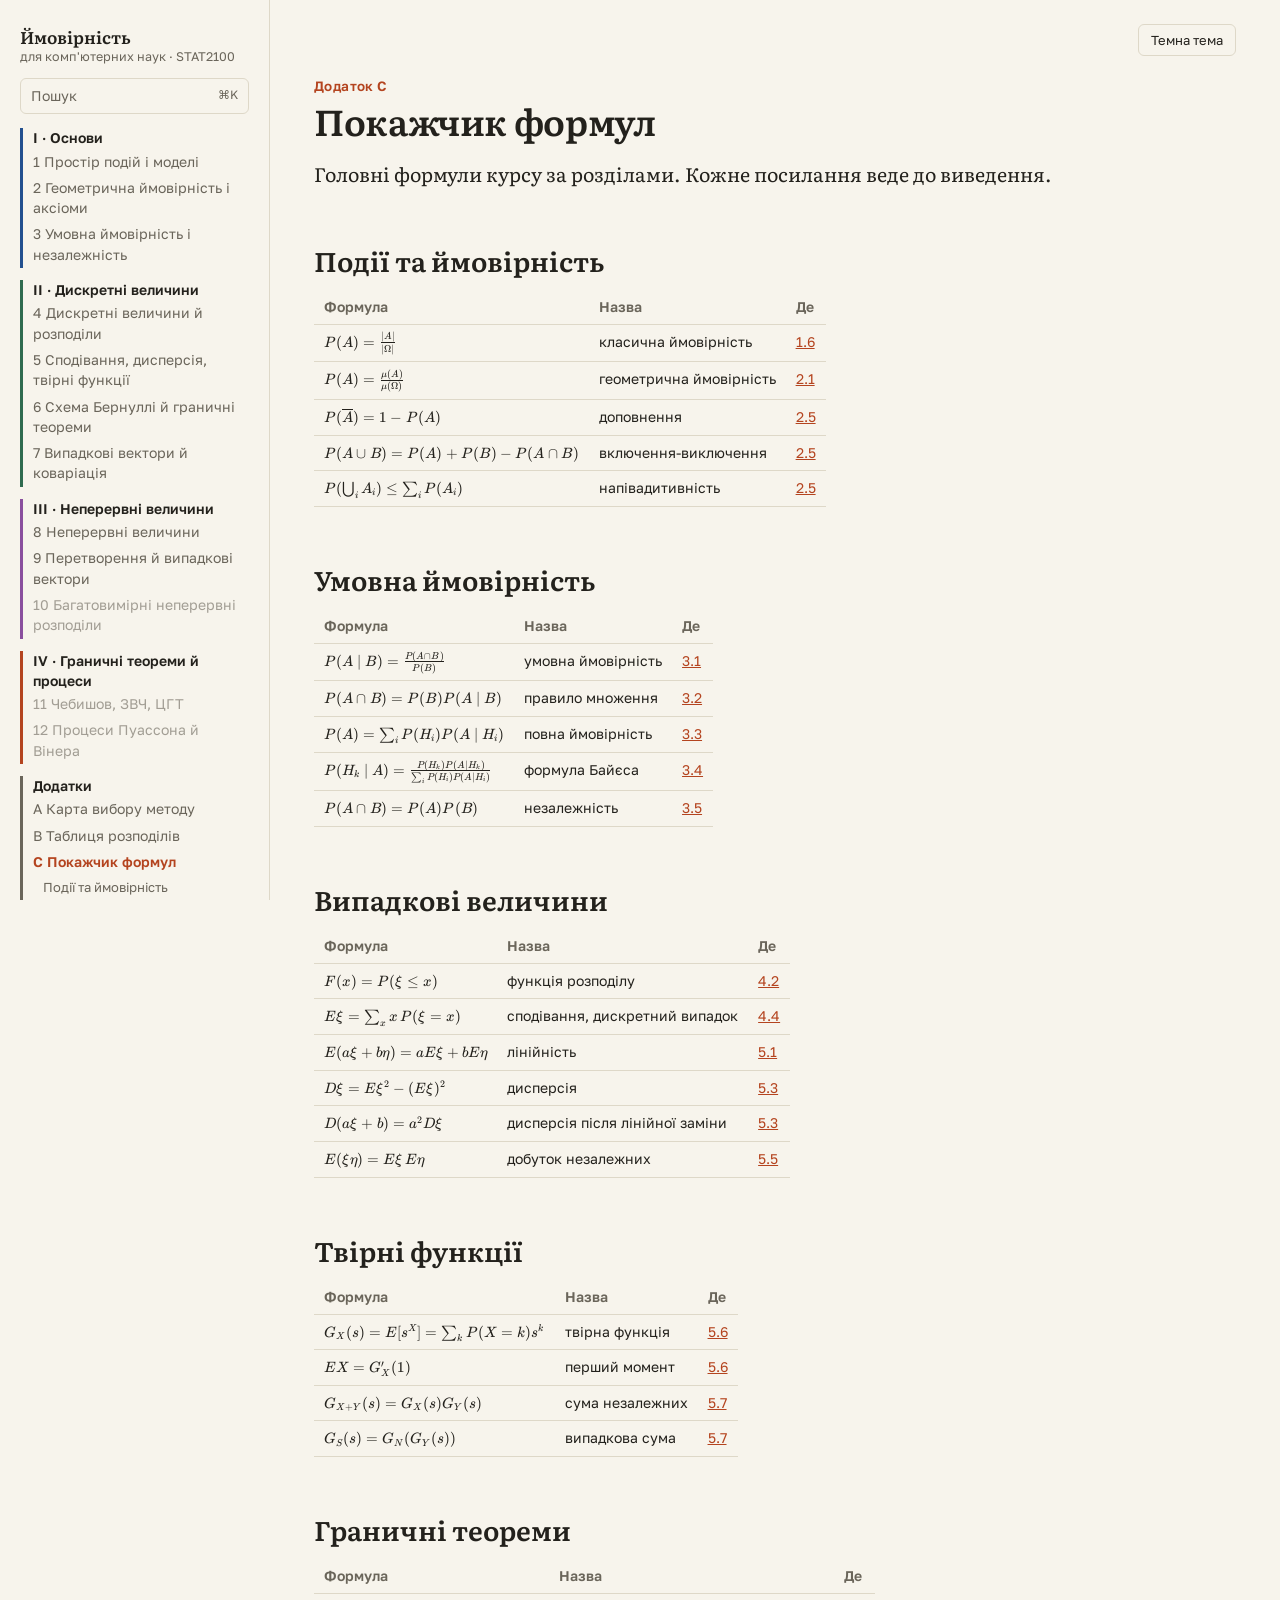
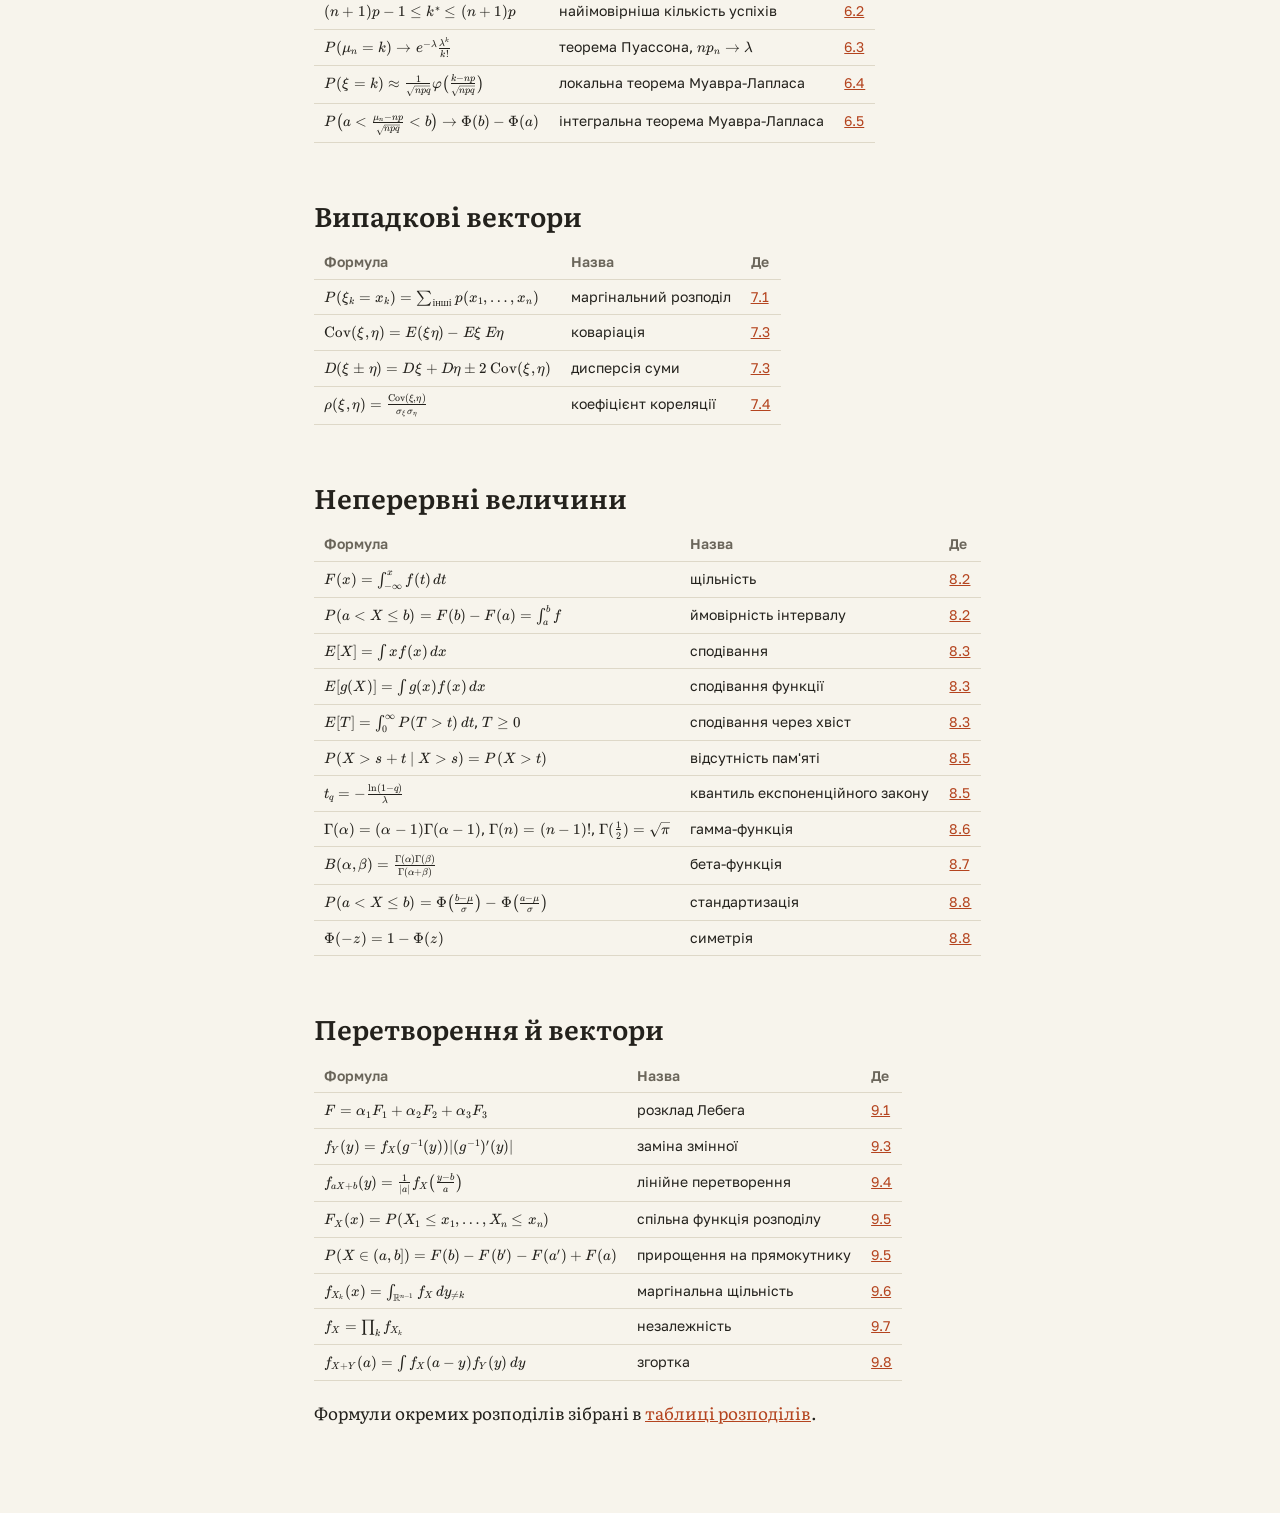
<file: c-formulas.html>
<!doctype html><html lang="uk"><head><meta charset="utf-8"><meta name="viewport" content="width=device-width,initial-scale=1">
<title>Додаток C. Покажчик формул</title><meta name="description" content="STAT2100, додаток: Покажчик формул">
<link rel="stylesheet" href="assets/katex.min.css"><link rel="stylesheet" href="assets/site.css">
<script>try{var t=localStorage.getItem("theme")||(matchMedia("(prefers-color-scheme: dark)").matches?"dark":"light");document.documentElement.dataset.theme=t}catch(e){}</script>
</head><body><div class="shell"><nav class="side" id="side" aria-label="Зміст"><a class="brand" href="index.html">Ймовірність<span>для комп'ютерних наук · STAT2100</span></a>
<button class="search" type="button" data-search-open>Пошук <kbd>⌘K</kbd></button><ol class="parts"><li class="part p1"><b>I · Основи</b><ol><li class=""><a href="01-sample-space.html">1 Простір подій і моделі</a></li><li class=""><a href="02-axioms.html">2 Геометрична ймовірність і аксіоми</a></li><li class=""><a href="03-conditional.html">3 Умовна ймовірність і незалежність</a></li></ol></li><li class="part p2"><b>II · Дискретні величини</b><ol><li class=""><a href="04-discrete.html">4 Дискретні величини й розподіли</a></li><li class=""><a href="05-expectation.html">5 Сподівання, дисперсія, твірні функції</a></li><li class=""><a href="06-limit-theorems.html">6 Схема Бернуллі й граничні теореми</a></li><li class=""><a href="07-random-vectors.html">7 Випадкові вектори й коваріація</a></li></ol></li><li class="part p3"><b>III · Неперервні величини</b><ol><li class=""><a href="08-continuous.html">8 Неперервні величини</a></li><li class=""><a href="09-transformations.html">9 Перетворення й випадкові вектори</a></li><li class="off" title="Чекає лекції">10 Багатовимірні неперервні розподіли</li></ol></li><li class="part p4"><b>IV · Граничні теореми й процеси</b><ol><li class="off" title="Чекає лекції">11 Чебишов, ЗВЧ, ЦГТ</li><li class="off" title="Чекає лекції">12 Процеси Пуассона й Вінера</li></ol></li><li class="part pa"><b>Додатки</b><ol><li class=""><a href="a-method.html">A Карта вибору методу</a></li><li class=""><a href="b-distributions.html">B Таблиця розподілів</a></li><li class="here"><a href="c-formulas.html">C Покажчик формул</a><ol class="toc"><li><a href="#x1">Події та ймовірність</a></li><li><a href="#x2">Умовна ймовірність</a></li><li><a href="#x3">Випадкові величини</a></li><li><a href="#x4">Твірні функції</a></li><li><a href="#x5">Граничні теореми</a></li><li><a href="#x6">Випадкові вектори</a></li><li><a href="#x7">Неперервні величини</a></li><li><a href="#x8">Перетворення й вектори</a></li></ol></li><li class=""><a href="d-glossary.html">D Глосарій</a></li><li class=""><a href="e-sheet.html">E Чернетка аркуша A4</a></li></ol></li></ol></nav><main>
<div class="topbar"><button type="button" class="menu" data-menu aria-controls="side">Зміст</button><button type="button" class="search-mini" data-search-open>Пошук</button><button type="button" class="theme" data-toggle>Тема</button></div>
<article class="appendix "><h1><small>Додаток C</small>Покажчик формул</h1><p class="lead">Головні формули курсу за розділами. Кожне посилання веде до виведення.</p>
<h2 id="x1">Події та ймовірність</h2>
<table>
<thead>
<tr>
<th>Формула</th>
<th>Назва</th>
<th>Де</th>
</tr>
</thead>
<tbody>
<tr>
<td><span class="katex"><span class="katex-mathml"><math xmlns="http://www.w3.org/1998/Math/MathML"><semantics><mrow><mi>P</mi><mo stretchy="false">(</mo><mi>A</mi><mo stretchy="false">)</mo><mo>=</mo><mstyle scriptlevel="0" displaystyle="false"><mfrac><mrow><mo stretchy="false">∣</mo><mi>A</mi><mo stretchy="false">∣</mo></mrow><mrow><mo stretchy="false">∣</mo><mi mathvariant="normal">Ω</mi><mo stretchy="false">∣</mo></mrow></mfrac></mstyle></mrow><annotation encoding="application/x-tex">P(A)=\tfrac{\lvert A\rvert}{\lvert\Omega\rvert}</annotation></semantics></math></span><span class="katex-html" aria-hidden="true"><span class="katex-base"><span class="katex-strut" style="height:1em;vertical-align:-0.25em;"></span><span class="mord mathnormal" style="margin-right:0.1389em;">P</span><span class="mopen">(</span><span class="mord mathnormal">A</span><span class="mclose">)</span><span class="mspace" style="margin-right:0.2778em;"></span><span class="mrel">=</span><span class="mspace" style="margin-right:0.2778em;"></span></span><span class="katex-base"><span class="katex-strut" style="height:1.53em;vertical-align:-0.52em;"></span><span class="mord"><span class="mopen nulldelimiter"></span><span class="mfrac"><span class="vlist-t vlist-t2"><span class="vlist-r"><span class="vlist" style="height:1.01em;"><span style="top:-2.655em;"><span class="pstrut" style="height:3em;"></span><span class="katex-sizing reset-size6 size3 mtight"><span class="mord mtight"><span class="mopen mtight">∣</span><span class="mord mtight">Ω</span><span class="mclose mtight">∣</span></span></span></span><span style="top:-3.23em;"><span class="pstrut" style="height:3em;"></span><span class="frac-line" style="border-bottom-width:0.04em;"></span></span><span style="top:-3.485em;"><span class="pstrut" style="height:3em;"></span><span class="katex-sizing reset-size6 size3 mtight"><span class="mord mtight"><span class="mopen mtight">∣</span><span class="mord mathnormal mtight">A</span><span class="mclose mtight">∣</span></span></span></span></span><span class="vlist-s">​</span></span><span class="vlist-r"><span class="vlist" style="height:0.52em;"><span></span></span></span></span></span><span class="mclose nulldelimiter"></span></span></span></span></span></td>
<td>класична ймовірність</td>
<td><a href="01-sample-space.html#s1-6">1.6</a></td>
</tr>
<tr>
<td><span class="katex"><span class="katex-mathml"><math xmlns="http://www.w3.org/1998/Math/MathML"><semantics><mrow><mi>P</mi><mo stretchy="false">(</mo><mi>A</mi><mo stretchy="false">)</mo><mo>=</mo><mstyle scriptlevel="0" displaystyle="false"><mfrac><mrow><mi>μ</mi><mo stretchy="false">(</mo><mi>A</mi><mo stretchy="false">)</mo></mrow><mrow><mi>μ</mi><mo stretchy="false">(</mo><mi mathvariant="normal">Ω</mi><mo stretchy="false">)</mo></mrow></mfrac></mstyle></mrow><annotation encoding="application/x-tex">P(A)=\tfrac{\mu(A)}{\mu(\Omega)}</annotation></semantics></math></span><span class="katex-html" aria-hidden="true"><span class="katex-base"><span class="katex-strut" style="height:1em;vertical-align:-0.25em;"></span><span class="mord mathnormal" style="margin-right:0.1389em;">P</span><span class="mopen">(</span><span class="mord mathnormal">A</span><span class="mclose">)</span><span class="mspace" style="margin-right:0.2778em;"></span><span class="mrel">=</span><span class="mspace" style="margin-right:0.2778em;"></span></span><span class="katex-base"><span class="katex-strut" style="height:1.53em;vertical-align:-0.52em;"></span><span class="mord"><span class="mopen nulldelimiter"></span><span class="mfrac"><span class="vlist-t vlist-t2"><span class="vlist-r"><span class="vlist" style="height:1.01em;"><span style="top:-2.655em;"><span class="pstrut" style="height:3em;"></span><span class="katex-sizing reset-size6 size3 mtight"><span class="mord mtight"><span class="mord mathnormal mtight">μ</span><span class="mopen mtight">(</span><span class="mord mtight">Ω</span><span class="mclose mtight">)</span></span></span></span><span style="top:-3.23em;"><span class="pstrut" style="height:3em;"></span><span class="frac-line" style="border-bottom-width:0.04em;"></span></span><span style="top:-3.485em;"><span class="pstrut" style="height:3em;"></span><span class="katex-sizing reset-size6 size3 mtight"><span class="mord mtight"><span class="mord mathnormal mtight">μ</span><span class="mopen mtight">(</span><span class="mord mathnormal mtight">A</span><span class="mclose mtight">)</span></span></span></span></span><span class="vlist-s">​</span></span><span class="vlist-r"><span class="vlist" style="height:0.52em;"><span></span></span></span></span></span><span class="mclose nulldelimiter"></span></span></span></span></span></td>
<td>геометрична ймовірність</td>
<td><a href="02-axioms.html#s2-1">2.1</a></td>
</tr>
<tr>
<td><span class="katex"><span class="katex-mathml"><math xmlns="http://www.w3.org/1998/Math/MathML"><semantics><mrow><mi>P</mi><mo stretchy="false">(</mo><mover accent="true"><mi>A</mi><mo stretchy="true">‾</mo></mover><mo stretchy="false">)</mo><mo>=</mo><mn>1</mn><mo>−</mo><mi>P</mi><mo stretchy="false">(</mo><mi>A</mi><mo stretchy="false">)</mo></mrow><annotation encoding="application/x-tex">P(\overline A)=1-P(A)</annotation></semantics></math></span><span class="katex-html" aria-hidden="true"><span class="katex-base"><span class="katex-strut" style="height:1.1333em;vertical-align:-0.25em;"></span><span class="mord mathnormal" style="margin-right:0.1389em;">P</span><span class="mopen">(</span><span class="mord katex-overline"><span class="vlist-t"><span class="vlist-r"><span class="vlist" style="height:0.8833em;"><span style="top:-3em;"><span class="pstrut" style="height:3em;"></span><span class="mord"><span class="mord mathnormal">A</span></span></span><span style="top:-3.8033em;"><span class="pstrut" style="height:3em;"></span><span class="overline-line" style="border-bottom-width:0.04em;"></span></span></span></span></span></span><span class="mclose">)</span><span class="mspace" style="margin-right:0.2778em;"></span><span class="mrel">=</span><span class="mspace" style="margin-right:0.2778em;"></span></span><span class="katex-base"><span class="katex-strut" style="height:0.7278em;vertical-align:-0.0833em;"></span><span class="mord">1</span><span class="mspace" style="margin-right:0.2222em;"></span><span class="mbin">−</span><span class="mspace" style="margin-right:0.2222em;"></span></span><span class="katex-base"><span class="katex-strut" style="height:1em;vertical-align:-0.25em;"></span><span class="mord mathnormal" style="margin-right:0.1389em;">P</span><span class="mopen">(</span><span class="mord mathnormal">A</span><span class="mclose">)</span></span></span></span></td>
<td>доповнення</td>
<td><a href="02-axioms.html#s2-5">2.5</a></td>
</tr>
<tr>
<td><span class="katex"><span class="katex-mathml"><math xmlns="http://www.w3.org/1998/Math/MathML"><semantics><mrow><mi>P</mi><mo stretchy="false">(</mo><mi>A</mi><mo>∪</mo><mi>B</mi><mo stretchy="false">)</mo><mo>=</mo><mi>P</mi><mo stretchy="false">(</mo><mi>A</mi><mo stretchy="false">)</mo><mo>+</mo><mi>P</mi><mo stretchy="false">(</mo><mi>B</mi><mo stretchy="false">)</mo><mo>−</mo><mi>P</mi><mo stretchy="false">(</mo><mi>A</mi><mo>∩</mo><mi>B</mi><mo stretchy="false">)</mo></mrow><annotation encoding="application/x-tex">P(A\cup B)=P(A)+P(B)-P(A\cap B)</annotation></semantics></math></span><span class="katex-html" aria-hidden="true"><span class="katex-base"><span class="katex-strut" style="height:1em;vertical-align:-0.25em;"></span><span class="mord mathnormal" style="margin-right:0.1389em;">P</span><span class="mopen">(</span><span class="mord mathnormal">A</span><span class="mspace" style="margin-right:0.2222em;"></span><span class="mbin">∪</span><span class="mspace" style="margin-right:0.2222em;"></span></span><span class="katex-base"><span class="katex-strut" style="height:1em;vertical-align:-0.25em;"></span><span class="mord mathnormal" style="margin-right:0.0502em;">B</span><span class="mclose">)</span><span class="mspace" style="margin-right:0.2778em;"></span><span class="mrel">=</span><span class="mspace" style="margin-right:0.2778em;"></span></span><span class="katex-base"><span class="katex-strut" style="height:1em;vertical-align:-0.25em;"></span><span class="mord mathnormal" style="margin-right:0.1389em;">P</span><span class="mopen">(</span><span class="mord mathnormal">A</span><span class="mclose">)</span><span class="mspace" style="margin-right:0.2222em;"></span><span class="mbin">+</span><span class="mspace" style="margin-right:0.2222em;"></span></span><span class="katex-base"><span class="katex-strut" style="height:1em;vertical-align:-0.25em;"></span><span class="mord mathnormal" style="margin-right:0.1389em;">P</span><span class="mopen">(</span><span class="mord mathnormal" style="margin-right:0.0502em;">B</span><span class="mclose">)</span><span class="mspace" style="margin-right:0.2222em;"></span><span class="mbin">−</span><span class="mspace" style="margin-right:0.2222em;"></span></span><span class="katex-base"><span class="katex-strut" style="height:1em;vertical-align:-0.25em;"></span><span class="mord mathnormal" style="margin-right:0.1389em;">P</span><span class="mopen">(</span><span class="mord mathnormal">A</span><span class="mspace" style="margin-right:0.2222em;"></span><span class="mbin">∩</span><span class="mspace" style="margin-right:0.2222em;"></span></span><span class="katex-base"><span class="katex-strut" style="height:1em;vertical-align:-0.25em;"></span><span class="mord mathnormal" style="margin-right:0.0502em;">B</span><span class="mclose">)</span></span></span></span></td>
<td>включення-виключення</td>
<td><a href="02-axioms.html#s2-5">2.5</a></td>
</tr>
<tr>
<td><span class="katex"><span class="katex-mathml"><math xmlns="http://www.w3.org/1998/Math/MathML"><semantics><mrow><mi>P</mi><mo stretchy="false">(</mo><msub><mo>⋃</mo><mi>i</mi></msub><msub><mi>A</mi><mi>i</mi></msub><mo stretchy="false">)</mo><mo>≤</mo><msub><mo>∑</mo><mi>i</mi></msub><mi>P</mi><mo stretchy="false">(</mo><msub><mi>A</mi><mi>i</mi></msub><mo stretchy="false">)</mo></mrow><annotation encoding="application/x-tex">P(\bigcup_iA_i)\le\sum_iP(A_i)</annotation></semantics></math></span><span class="katex-html" aria-hidden="true"><span class="katex-base"><span class="katex-strut" style="height:1.0497em;vertical-align:-0.2997em;"></span><span class="mord mathnormal" style="margin-right:0.1389em;">P</span><span class="mopen">(</span><span class="mop"><span class="mop op-symbol small-op" style="position:relative;top:0em;">⋃</span><span class="msupsub"><span class="vlist-t vlist-t2"><span class="vlist-r"><span class="vlist" style="height:0.162em;"><span style="top:-2.4003em;margin-left:0em;margin-right:0.05em;"><span class="pstrut" style="height:2.7em;"></span><span class="katex-sizing reset-size6 size3 mtight"><span class="mord mathnormal mtight">i</span></span></span></span><span class="vlist-s">​</span></span><span class="vlist-r"><span class="vlist" style="height:0.2997em;"><span></span></span></span></span></span></span><span class="mspace" style="margin-right:0.1667em;"></span><span class="mord"><span class="mord mathnormal">A</span><span class="msupsub"><span class="vlist-t vlist-t2"><span class="vlist-r"><span class="vlist" style="height:0.3117em;"><span style="top:-2.55em;margin-left:0em;margin-right:0.05em;"><span class="pstrut" style="height:2.7em;"></span><span class="katex-sizing reset-size6 size3 mtight"><span class="mord mathnormal mtight">i</span></span></span></span><span class="vlist-s">​</span></span><span class="vlist-r"><span class="vlist" style="height:0.15em;"><span></span></span></span></span></span></span><span class="mclose">)</span><span class="mspace" style="margin-right:0.2778em;"></span><span class="mrel">≤</span><span class="mspace" style="margin-right:0.2778em;"></span></span><span class="katex-base"><span class="katex-strut" style="height:1.0497em;vertical-align:-0.2997em;"></span><span class="mop"><span class="mop op-symbol small-op" style="position:relative;top:0em;">∑</span><span class="msupsub"><span class="vlist-t vlist-t2"><span class="vlist-r"><span class="vlist" style="height:0.162em;"><span style="top:-2.4003em;margin-left:0em;margin-right:0.05em;"><span class="pstrut" style="height:2.7em;"></span><span class="katex-sizing reset-size6 size3 mtight"><span class="mord mathnormal mtight">i</span></span></span></span><span class="vlist-s">​</span></span><span class="vlist-r"><span class="vlist" style="height:0.2997em;"><span></span></span></span></span></span></span><span class="mspace" style="margin-right:0.1667em;"></span><span class="mord mathnormal" style="margin-right:0.1389em;">P</span><span class="mopen">(</span><span class="mord"><span class="mord mathnormal">A</span><span class="msupsub"><span class="vlist-t vlist-t2"><span class="vlist-r"><span class="vlist" style="height:0.3117em;"><span style="top:-2.55em;margin-left:0em;margin-right:0.05em;"><span class="pstrut" style="height:2.7em;"></span><span class="katex-sizing reset-size6 size3 mtight"><span class="mord mathnormal mtight">i</span></span></span></span><span class="vlist-s">​</span></span><span class="vlist-r"><span class="vlist" style="height:0.15em;"><span></span></span></span></span></span></span><span class="mclose">)</span></span></span></span></td>
<td>напівадитивність</td>
<td><a href="02-axioms.html#s2-5">2.5</a></td>
</tr>
</tbody>
</table>
<h2 id="x2">Умовна ймовірність</h2>
<table>
<thead>
<tr>
<th>Формула</th>
<th>Назва</th>
<th>Де</th>
</tr>
</thead>
<tbody>
<tr>
<td><span class="katex"><span class="katex-mathml"><math xmlns="http://www.w3.org/1998/Math/MathML"><semantics><mrow><mi>P</mi><mo stretchy="false">(</mo><mi>A</mi><mo>∣</mo><mi>B</mi><mo stretchy="false">)</mo><mo>=</mo><mstyle scriptlevel="0" displaystyle="false"><mfrac><mrow><mi>P</mi><mo stretchy="false">(</mo><mi>A</mi><mo>∩</mo><mi>B</mi><mo stretchy="false">)</mo></mrow><mrow><mi>P</mi><mo stretchy="false">(</mo><mi>B</mi><mo stretchy="false">)</mo></mrow></mfrac></mstyle></mrow><annotation encoding="application/x-tex">P(A\mid B)=\tfrac{P(A\cap B)}{P(B)}</annotation></semantics></math></span><span class="katex-html" aria-hidden="true"><span class="katex-base"><span class="katex-strut" style="height:1em;vertical-align:-0.25em;"></span><span class="mord mathnormal" style="margin-right:0.1389em;">P</span><span class="mopen">(</span><span class="mord mathnormal">A</span><span class="mspace" style="margin-right:0.2778em;"></span><span class="mrel">∣</span><span class="mspace" style="margin-right:0.2778em;"></span></span><span class="katex-base"><span class="katex-strut" style="height:1em;vertical-align:-0.25em;"></span><span class="mord mathnormal" style="margin-right:0.0502em;">B</span><span class="mclose">)</span><span class="mspace" style="margin-right:0.2778em;"></span><span class="mrel">=</span><span class="mspace" style="margin-right:0.2778em;"></span></span><span class="katex-base"><span class="katex-strut" style="height:1.53em;vertical-align:-0.52em;"></span><span class="mord"><span class="mopen nulldelimiter"></span><span class="mfrac"><span class="vlist-t vlist-t2"><span class="vlist-r"><span class="vlist" style="height:1.01em;"><span style="top:-2.655em;"><span class="pstrut" style="height:3em;"></span><span class="katex-sizing reset-size6 size3 mtight"><span class="mord mtight"><span class="mord mathnormal mtight" style="margin-right:0.1389em;">P</span><span class="mopen mtight">(</span><span class="mord mathnormal mtight" style="margin-right:0.0502em;">B</span><span class="mclose mtight">)</span></span></span></span><span style="top:-3.23em;"><span class="pstrut" style="height:3em;"></span><span class="frac-line" style="border-bottom-width:0.04em;"></span></span><span style="top:-3.485em;"><span class="pstrut" style="height:3em;"></span><span class="katex-sizing reset-size6 size3 mtight"><span class="mord mtight"><span class="mord mathnormal mtight" style="margin-right:0.1389em;">P</span><span class="mopen mtight">(</span><span class="mord mathnormal mtight">A</span><span class="mbin mtight">∩</span><span class="mord mathnormal mtight" style="margin-right:0.0502em;">B</span><span class="mclose mtight">)</span></span></span></span></span><span class="vlist-s">​</span></span><span class="vlist-r"><span class="vlist" style="height:0.52em;"><span></span></span></span></span></span><span class="mclose nulldelimiter"></span></span></span></span></span></td>
<td>умовна ймовірність</td>
<td><a href="03-conditional.html#s3-1">3.1</a></td>
</tr>
<tr>
<td><span class="katex"><span class="katex-mathml"><math xmlns="http://www.w3.org/1998/Math/MathML"><semantics><mrow><mi>P</mi><mo stretchy="false">(</mo><mi>A</mi><mo>∩</mo><mi>B</mi><mo stretchy="false">)</mo><mo>=</mo><mi>P</mi><mo stretchy="false">(</mo><mi>B</mi><mo stretchy="false">)</mo><mi>P</mi><mo stretchy="false">(</mo><mi>A</mi><mo>∣</mo><mi>B</mi><mo stretchy="false">)</mo></mrow><annotation encoding="application/x-tex">P(A\cap B)=P(B)P(A\mid B)</annotation></semantics></math></span><span class="katex-html" aria-hidden="true"><span class="katex-base"><span class="katex-strut" style="height:1em;vertical-align:-0.25em;"></span><span class="mord mathnormal" style="margin-right:0.1389em;">P</span><span class="mopen">(</span><span class="mord mathnormal">A</span><span class="mspace" style="margin-right:0.2222em;"></span><span class="mbin">∩</span><span class="mspace" style="margin-right:0.2222em;"></span></span><span class="katex-base"><span class="katex-strut" style="height:1em;vertical-align:-0.25em;"></span><span class="mord mathnormal" style="margin-right:0.0502em;">B</span><span class="mclose">)</span><span class="mspace" style="margin-right:0.2778em;"></span><span class="mrel">=</span><span class="mspace" style="margin-right:0.2778em;"></span></span><span class="katex-base"><span class="katex-strut" style="height:1em;vertical-align:-0.25em;"></span><span class="mord mathnormal" style="margin-right:0.1389em;">P</span><span class="mopen">(</span><span class="mord mathnormal" style="margin-right:0.0502em;">B</span><span class="mclose">)</span><span class="mord mathnormal" style="margin-right:0.1389em;">P</span><span class="mopen">(</span><span class="mord mathnormal">A</span><span class="mspace" style="margin-right:0.2778em;"></span><span class="mrel">∣</span><span class="mspace" style="margin-right:0.2778em;"></span></span><span class="katex-base"><span class="katex-strut" style="height:1em;vertical-align:-0.25em;"></span><span class="mord mathnormal" style="margin-right:0.0502em;">B</span><span class="mclose">)</span></span></span></span></td>
<td>правило множення</td>
<td><a href="03-conditional.html#s3-2">3.2</a></td>
</tr>
<tr>
<td><span class="katex"><span class="katex-mathml"><math xmlns="http://www.w3.org/1998/Math/MathML"><semantics><mrow><mi>P</mi><mo stretchy="false">(</mo><mi>A</mi><mo stretchy="false">)</mo><mo>=</mo><msub><mo>∑</mo><mi>i</mi></msub><mi>P</mi><mo stretchy="false">(</mo><msub><mi>H</mi><mi>i</mi></msub><mo stretchy="false">)</mo><mi>P</mi><mo stretchy="false">(</mo><mi>A</mi><mo>∣</mo><msub><mi>H</mi><mi>i</mi></msub><mo stretchy="false">)</mo></mrow><annotation encoding="application/x-tex">P(A)=\sum_iP(H_i)P(A\mid H_i)</annotation></semantics></math></span><span class="katex-html" aria-hidden="true"><span class="katex-base"><span class="katex-strut" style="height:1em;vertical-align:-0.25em;"></span><span class="mord mathnormal" style="margin-right:0.1389em;">P</span><span class="mopen">(</span><span class="mord mathnormal">A</span><span class="mclose">)</span><span class="mspace" style="margin-right:0.2778em;"></span><span class="mrel">=</span><span class="mspace" style="margin-right:0.2778em;"></span></span><span class="katex-base"><span class="katex-strut" style="height:1.0497em;vertical-align:-0.2997em;"></span><span class="mop"><span class="mop op-symbol small-op" style="position:relative;top:0em;">∑</span><span class="msupsub"><span class="vlist-t vlist-t2"><span class="vlist-r"><span class="vlist" style="height:0.162em;"><span style="top:-2.4003em;margin-left:0em;margin-right:0.05em;"><span class="pstrut" style="height:2.7em;"></span><span class="katex-sizing reset-size6 size3 mtight"><span class="mord mathnormal mtight">i</span></span></span></span><span class="vlist-s">​</span></span><span class="vlist-r"><span class="vlist" style="height:0.2997em;"><span></span></span></span></span></span></span><span class="mspace" style="margin-right:0.1667em;"></span><span class="mord mathnormal" style="margin-right:0.1389em;">P</span><span class="mopen">(</span><span class="mord"><span class="mord mathnormal" style="margin-right:0.0813em;">H</span><span class="msupsub"><span class="vlist-t vlist-t2"><span class="vlist-r"><span class="vlist" style="height:0.3117em;"><span style="top:-2.55em;margin-left:-0.0813em;margin-right:0.05em;"><span class="pstrut" style="height:2.7em;"></span><span class="katex-sizing reset-size6 size3 mtight"><span class="mord mathnormal mtight">i</span></span></span></span><span class="vlist-s">​</span></span><span class="vlist-r"><span class="vlist" style="height:0.15em;"><span></span></span></span></span></span></span><span class="mclose">)</span><span class="mord mathnormal" style="margin-right:0.1389em;">P</span><span class="mopen">(</span><span class="mord mathnormal">A</span><span class="mspace" style="margin-right:0.2778em;"></span><span class="mrel">∣</span><span class="mspace" style="margin-right:0.2778em;"></span></span><span class="katex-base"><span class="katex-strut" style="height:1em;vertical-align:-0.25em;"></span><span class="mord"><span class="mord mathnormal" style="margin-right:0.0813em;">H</span><span class="msupsub"><span class="vlist-t vlist-t2"><span class="vlist-r"><span class="vlist" style="height:0.3117em;"><span style="top:-2.55em;margin-left:-0.0813em;margin-right:0.05em;"><span class="pstrut" style="height:2.7em;"></span><span class="katex-sizing reset-size6 size3 mtight"><span class="mord mathnormal mtight">i</span></span></span></span><span class="vlist-s">​</span></span><span class="vlist-r"><span class="vlist" style="height:0.15em;"><span></span></span></span></span></span></span><span class="mclose">)</span></span></span></span></td>
<td>повна ймовірність</td>
<td><a href="03-conditional.html#s3-3">3.3</a></td>
</tr>
<tr>
<td><span class="katex"><span class="katex-mathml"><math xmlns="http://www.w3.org/1998/Math/MathML"><semantics><mrow><mi>P</mi><mo stretchy="false">(</mo><msub><mi>H</mi><mi>k</mi></msub><mo>∣</mo><mi>A</mi><mo stretchy="false">)</mo><mo>=</mo><mstyle scriptlevel="0" displaystyle="false"><mfrac><mrow><mi>P</mi><mo stretchy="false">(</mo><msub><mi>H</mi><mi>k</mi></msub><mo stretchy="false">)</mo><mi>P</mi><mo stretchy="false">(</mo><mi>A</mi><mo>∣</mo><msub><mi>H</mi><mi>k</mi></msub><mo stretchy="false">)</mo></mrow><mrow><msub><mo>∑</mo><mi>i</mi></msub><mi>P</mi><mo stretchy="false">(</mo><msub><mi>H</mi><mi>i</mi></msub><mo stretchy="false">)</mo><mi>P</mi><mo stretchy="false">(</mo><mi>A</mi><mo>∣</mo><msub><mi>H</mi><mi>i</mi></msub><mo stretchy="false">)</mo></mrow></mfrac></mstyle></mrow><annotation encoding="application/x-tex">P(H_k\mid A)=\tfrac{P(H_k)P(A\mid H_k)}{\sum_iP(H_i)P(A\mid H_i)}</annotation></semantics></math></span><span class="katex-html" aria-hidden="true"><span class="katex-base"><span class="katex-strut" style="height:1em;vertical-align:-0.25em;"></span><span class="mord mathnormal" style="margin-right:0.1389em;">P</span><span class="mopen">(</span><span class="mord"><span class="mord mathnormal" style="margin-right:0.0813em;">H</span><span class="msupsub"><span class="vlist-t vlist-t2"><span class="vlist-r"><span class="vlist" style="height:0.3361em;"><span style="top:-2.55em;margin-left:-0.0813em;margin-right:0.05em;"><span class="pstrut" style="height:2.7em;"></span><span class="katex-sizing reset-size6 size3 mtight"><span class="mord mathnormal mtight" style="margin-right:0.0315em;">k</span></span></span></span><span class="vlist-s">​</span></span><span class="vlist-r"><span class="vlist" style="height:0.15em;"><span></span></span></span></span></span></span><span class="mspace" style="margin-right:0.2778em;"></span><span class="mrel">∣</span><span class="mspace" style="margin-right:0.2778em;"></span></span><span class="katex-base"><span class="katex-strut" style="height:1em;vertical-align:-0.25em;"></span><span class="mord mathnormal">A</span><span class="mclose">)</span><span class="mspace" style="margin-right:0.2778em;"></span><span class="mrel">=</span><span class="mspace" style="margin-right:0.2778em;"></span></span><span class="katex-base"><span class="katex-strut" style="height:1.58em;vertical-align:-0.57em;"></span><span class="mord"><span class="mopen nulldelimiter"></span><span class="mfrac"><span class="vlist-t vlist-t2"><span class="vlist-r"><span class="vlist" style="height:1.01em;"><span style="top:-2.655em;"><span class="pstrut" style="height:3em;"></span><span class="katex-sizing reset-size6 size3 mtight"><span class="mord mtight"><span class="mop mtight"><span class="mop op-symbol small-op mtight" style="position:relative;top:0em;">∑</span><span class="msupsub"><span class="vlist-t vlist-t2"><span class="vlist-r"><span class="vlist" style="height:0.1496em;"><span style="top:-2.1786em;margin-left:0em;margin-right:0.0714em;"><span class="pstrut" style="height:2.5em;"></span><span class="katex-sizing reset-size3 size1 mtight"><span class="mord mathnormal mtight">i</span></span></span></span><span class="vlist-s">​</span></span><span class="vlist-r"><span class="vlist" style="height:0.3214em;"><span></span></span></span></span></span></span><span class="mspace mtight" style="margin-right:0.1952em;"></span><span class="mord mathnormal mtight" style="margin-right:0.1389em;">P</span><span class="mopen mtight">(</span><span class="mord mtight"><span class="mord mathnormal mtight" style="margin-right:0.0813em;">H</span><span class="msupsub"><span class="vlist-t vlist-t2"><span class="vlist-r"><span class="vlist" style="height:0.3281em;"><span style="top:-2.357em;margin-left:-0.0813em;margin-right:0.0714em;"><span class="pstrut" style="height:2.5em;"></span><span class="katex-sizing reset-size3 size1 mtight"><span class="mord mathnormal mtight">i</span></span></span></span><span class="vlist-s">​</span></span><span class="vlist-r"><span class="vlist" style="height:0.143em;"><span></span></span></span></span></span></span><span class="mclose mtight">)</span><span class="mord mathnormal mtight" style="margin-right:0.1389em;">P</span><span class="mopen mtight">(</span><span class="mord mathnormal mtight">A</span><span class="mrel mtight">∣</span><span class="mord mtight"><span class="mord mathnormal mtight" style="margin-right:0.0813em;">H</span><span class="msupsub"><span class="vlist-t vlist-t2"><span class="vlist-r"><span class="vlist" style="height:0.3281em;"><span style="top:-2.357em;margin-left:-0.0813em;margin-right:0.0714em;"><span class="pstrut" style="height:2.5em;"></span><span class="katex-sizing reset-size3 size1 mtight"><span class="mord mathnormal mtight">i</span></span></span></span><span class="vlist-s">​</span></span><span class="vlist-r"><span class="vlist" style="height:0.143em;"><span></span></span></span></span></span></span><span class="mclose mtight">)</span></span></span></span><span style="top:-3.23em;"><span class="pstrut" style="height:3em;"></span><span class="frac-line" style="border-bottom-width:0.04em;"></span></span><span style="top:-3.485em;"><span class="pstrut" style="height:3em;"></span><span class="katex-sizing reset-size6 size3 mtight"><span class="mord mtight"><span class="mord mathnormal mtight" style="margin-right:0.1389em;">P</span><span class="mopen mtight">(</span><span class="mord mtight"><span class="mord mathnormal mtight" style="margin-right:0.0813em;">H</span><span class="msupsub"><span class="vlist-t vlist-t2"><span class="vlist-r"><span class="vlist" style="height:0.3448em;"><span style="top:-2.3488em;margin-left:-0.0813em;margin-right:0.0714em;"><span class="pstrut" style="height:2.5em;"></span><span class="katex-sizing reset-size3 size1 mtight"><span class="mord mathnormal mtight" style="margin-right:0.0315em;">k</span></span></span></span><span class="vlist-s">​</span></span><span class="vlist-r"><span class="vlist" style="height:0.1512em;"><span></span></span></span></span></span></span><span class="mclose mtight">)</span><span class="mord mathnormal mtight" style="margin-right:0.1389em;">P</span><span class="mopen mtight">(</span><span class="mord mathnormal mtight">A</span><span class="mrel mtight">∣</span><span class="mord mtight"><span class="mord mathnormal mtight" style="margin-right:0.0813em;">H</span><span class="msupsub"><span class="vlist-t vlist-t2"><span class="vlist-r"><span class="vlist" style="height:0.3448em;"><span style="top:-2.3488em;margin-left:-0.0813em;margin-right:0.0714em;"><span class="pstrut" style="height:2.5em;"></span><span class="katex-sizing reset-size3 size1 mtight"><span class="mord mathnormal mtight" style="margin-right:0.0315em;">k</span></span></span></span><span class="vlist-s">​</span></span><span class="vlist-r"><span class="vlist" style="height:0.1512em;"><span></span></span></span></span></span></span><span class="mclose mtight">)</span></span></span></span></span><span class="vlist-s">​</span></span><span class="vlist-r"><span class="vlist" style="height:0.57em;"><span></span></span></span></span></span><span class="mclose nulldelimiter"></span></span></span></span></span></td>
<td>формула Байєса</td>
<td><a href="03-conditional.html#s3-4">3.4</a></td>
</tr>
<tr>
<td><span class="katex"><span class="katex-mathml"><math xmlns="http://www.w3.org/1998/Math/MathML"><semantics><mrow><mi>P</mi><mo stretchy="false">(</mo><mi>A</mi><mo>∩</mo><mi>B</mi><mo stretchy="false">)</mo><mo>=</mo><mi>P</mi><mo stretchy="false">(</mo><mi>A</mi><mo stretchy="false">)</mo><mi>P</mi><mo stretchy="false">(</mo><mi>B</mi><mo stretchy="false">)</mo></mrow><annotation encoding="application/x-tex">P(A\cap B)=P(A)P(B)</annotation></semantics></math></span><span class="katex-html" aria-hidden="true"><span class="katex-base"><span class="katex-strut" style="height:1em;vertical-align:-0.25em;"></span><span class="mord mathnormal" style="margin-right:0.1389em;">P</span><span class="mopen">(</span><span class="mord mathnormal">A</span><span class="mspace" style="margin-right:0.2222em;"></span><span class="mbin">∩</span><span class="mspace" style="margin-right:0.2222em;"></span></span><span class="katex-base"><span class="katex-strut" style="height:1em;vertical-align:-0.25em;"></span><span class="mord mathnormal" style="margin-right:0.0502em;">B</span><span class="mclose">)</span><span class="mspace" style="margin-right:0.2778em;"></span><span class="mrel">=</span><span class="mspace" style="margin-right:0.2778em;"></span></span><span class="katex-base"><span class="katex-strut" style="height:1em;vertical-align:-0.25em;"></span><span class="mord mathnormal" style="margin-right:0.1389em;">P</span><span class="mopen">(</span><span class="mord mathnormal">A</span><span class="mclose">)</span><span class="mord mathnormal" style="margin-right:0.1389em;">P</span><span class="mopen">(</span><span class="mord mathnormal" style="margin-right:0.0502em;">B</span><span class="mclose">)</span></span></span></span></td>
<td>незалежність</td>
<td><a href="03-conditional.html#s3-5">3.5</a></td>
</tr>
</tbody>
</table>
<h2 id="x3">Випадкові величини</h2>
<table>
<thead>
<tr>
<th>Формула</th>
<th>Назва</th>
<th>Де</th>
</tr>
</thead>
<tbody>
<tr>
<td><span class="katex"><span class="katex-mathml"><math xmlns="http://www.w3.org/1998/Math/MathML"><semantics><mrow><mi>F</mi><mo stretchy="false">(</mo><mi>x</mi><mo stretchy="false">)</mo><mo>=</mo><mi>P</mi><mo stretchy="false">(</mo><mi>ξ</mi><mo>≤</mo><mi>x</mi><mo stretchy="false">)</mo></mrow><annotation encoding="application/x-tex">F(x)=P(\xi\le x)</annotation></semantics></math></span><span class="katex-html" aria-hidden="true"><span class="katex-base"><span class="katex-strut" style="height:1em;vertical-align:-0.25em;"></span><span class="mord mathnormal" style="margin-right:0.1389em;">F</span><span class="mopen">(</span><span class="mord mathnormal">x</span><span class="mclose">)</span><span class="mspace" style="margin-right:0.2778em;"></span><span class="mrel">=</span><span class="mspace" style="margin-right:0.2778em;"></span></span><span class="katex-base"><span class="katex-strut" style="height:1em;vertical-align:-0.25em;"></span><span class="mord mathnormal" style="margin-right:0.1389em;">P</span><span class="mopen">(</span><span class="mord mathnormal" style="margin-right:0.046em;">ξ</span><span class="mspace" style="margin-right:0.2778em;"></span><span class="mrel">≤</span><span class="mspace" style="margin-right:0.2778em;"></span></span><span class="katex-base"><span class="katex-strut" style="height:1em;vertical-align:-0.25em;"></span><span class="mord mathnormal">x</span><span class="mclose">)</span></span></span></span></td>
<td>функція розподілу</td>
<td><a href="04-discrete.html#s4-2">4.2</a></td>
</tr>
<tr>
<td><span class="katex"><span class="katex-mathml"><math xmlns="http://www.w3.org/1998/Math/MathML"><semantics><mrow><mi>E</mi><mi>ξ</mi><mo>=</mo><msub><mo>∑</mo><mi>x</mi></msub><mi>x</mi><mtext> </mtext><mi>P</mi><mo stretchy="false">(</mo><mi>ξ</mi><mo>=</mo><mi>x</mi><mo stretchy="false">)</mo></mrow><annotation encoding="application/x-tex">E\xi=\sum_xx\,P(\xi=x)</annotation></semantics></math></span><span class="katex-html" aria-hidden="true"><span class="katex-base"><span class="katex-strut" style="height:0.8889em;vertical-align:-0.1944em;"></span><span class="mord mathnormal" style="margin-right:0.0576em;">E</span><span class="mord mathnormal" style="margin-right:0.046em;">ξ</span><span class="mspace" style="margin-right:0.2778em;"></span><span class="mrel">=</span><span class="mspace" style="margin-right:0.2778em;"></span></span><span class="katex-base"><span class="katex-strut" style="height:1.0497em;vertical-align:-0.2997em;"></span><span class="mop"><span class="mop op-symbol small-op" style="position:relative;top:0em;">∑</span><span class="msupsub"><span class="vlist-t vlist-t2"><span class="vlist-r"><span class="vlist" style="height:0.0017em;"><span style="top:-2.4003em;margin-left:0em;margin-right:0.05em;"><span class="pstrut" style="height:2.7em;"></span><span class="katex-sizing reset-size6 size3 mtight"><span class="mord mathnormal mtight">x</span></span></span></span><span class="vlist-s">​</span></span><span class="vlist-r"><span class="vlist" style="height:0.2997em;"><span></span></span></span></span></span></span><span class="mspace" style="margin-right:0.1667em;"></span><span class="mord mathnormal">x</span><span class="mspace" style="margin-right:0.1667em;"></span><span class="mord mathnormal" style="margin-right:0.1389em;">P</span><span class="mopen">(</span><span class="mord mathnormal" style="margin-right:0.046em;">ξ</span><span class="mspace" style="margin-right:0.2778em;"></span><span class="mrel">=</span><span class="mspace" style="margin-right:0.2778em;"></span></span><span class="katex-base"><span class="katex-strut" style="height:1em;vertical-align:-0.25em;"></span><span class="mord mathnormal">x</span><span class="mclose">)</span></span></span></span></td>
<td>сподівання, дискретний випадок</td>
<td><a href="04-discrete.html#s4-4">4.4</a></td>
</tr>
<tr>
<td><span class="katex"><span class="katex-mathml"><math xmlns="http://www.w3.org/1998/Math/MathML"><semantics><mrow><mi>E</mi><mo stretchy="false">(</mo><mi>a</mi><mi>ξ</mi><mo>+</mo><mi>b</mi><mi>η</mi><mo stretchy="false">)</mo><mo>=</mo><mi>a</mi><mi>E</mi><mi>ξ</mi><mo>+</mo><mi>b</mi><mi>E</mi><mi>η</mi></mrow><annotation encoding="application/x-tex">E(a\xi+b\eta)=aE\xi+bE\eta</annotation></semantics></math></span><span class="katex-html" aria-hidden="true"><span class="katex-base"><span class="katex-strut" style="height:1em;vertical-align:-0.25em;"></span><span class="mord mathnormal" style="margin-right:0.0576em;">E</span><span class="mopen">(</span><span class="mord mathnormal">a</span><span class="mord mathnormal" style="margin-right:0.046em;">ξ</span><span class="mspace" style="margin-right:0.2222em;"></span><span class="mbin">+</span><span class="mspace" style="margin-right:0.2222em;"></span></span><span class="katex-base"><span class="katex-strut" style="height:1em;vertical-align:-0.25em;"></span><span class="mord mathnormal">b</span><span class="mord mathnormal" style="margin-right:0.0359em;">η</span><span class="mclose">)</span><span class="mspace" style="margin-right:0.2778em;"></span><span class="mrel">=</span><span class="mspace" style="margin-right:0.2778em;"></span></span><span class="katex-base"><span class="katex-strut" style="height:0.8889em;vertical-align:-0.1944em;"></span><span class="mord mathnormal">a</span><span class="mord mathnormal" style="margin-right:0.0576em;">E</span><span class="mord mathnormal" style="margin-right:0.046em;">ξ</span><span class="mspace" style="margin-right:0.2222em;"></span><span class="mbin">+</span><span class="mspace" style="margin-right:0.2222em;"></span></span><span class="katex-base"><span class="katex-strut" style="height:0.8889em;vertical-align:-0.1944em;"></span><span class="mord mathnormal">b</span><span class="mord mathnormal" style="margin-right:0.0576em;">E</span><span class="mord mathnormal" style="margin-right:0.0359em;">η</span></span></span></span></td>
<td>лінійність</td>
<td><a href="05-expectation.html#s5-1">5.1</a></td>
</tr>
<tr>
<td><span class="katex"><span class="katex-mathml"><math xmlns="http://www.w3.org/1998/Math/MathML"><semantics><mrow><mi>D</mi><mi>ξ</mi><mo>=</mo><mi>E</mi><msup><mi>ξ</mi><mn>2</mn></msup><mo>−</mo><mo stretchy="false">(</mo><mi>E</mi><mi>ξ</mi><msup><mo stretchy="false">)</mo><mn>2</mn></msup></mrow><annotation encoding="application/x-tex">D\xi=E\xi^2-(E\xi)^2</annotation></semantics></math></span><span class="katex-html" aria-hidden="true"><span class="katex-base"><span class="katex-strut" style="height:0.8889em;vertical-align:-0.1944em;"></span><span class="mord mathnormal" style="margin-right:0.0278em;">D</span><span class="mord mathnormal" style="margin-right:0.046em;">ξ</span><span class="mspace" style="margin-right:0.2778em;"></span><span class="mrel">=</span><span class="mspace" style="margin-right:0.2778em;"></span></span><span class="katex-base"><span class="katex-strut" style="height:1.0085em;vertical-align:-0.1944em;"></span><span class="mord mathnormal" style="margin-right:0.0576em;">E</span><span class="mord"><span class="mord mathnormal" style="margin-right:0.046em;">ξ</span><span class="msupsub"><span class="vlist-t"><span class="vlist-r"><span class="vlist" style="height:0.8141em;"><span style="top:-3.063em;margin-right:0.05em;"><span class="pstrut" style="height:2.7em;"></span><span class="katex-sizing reset-size6 size3 mtight"><span class="mord mtight">2</span></span></span></span></span></span></span></span><span class="mspace" style="margin-right:0.2222em;"></span><span class="mbin">−</span><span class="mspace" style="margin-right:0.2222em;"></span></span><span class="katex-base"><span class="katex-strut" style="height:1.0641em;vertical-align:-0.25em;"></span><span class="mopen">(</span><span class="mord mathnormal" style="margin-right:0.0576em;">E</span><span class="mord mathnormal" style="margin-right:0.046em;">ξ</span><span class="mclose"><span class="mclose">)</span><span class="msupsub"><span class="vlist-t"><span class="vlist-r"><span class="vlist" style="height:0.8141em;"><span style="top:-3.063em;margin-right:0.05em;"><span class="pstrut" style="height:2.7em;"></span><span class="katex-sizing reset-size6 size3 mtight"><span class="mord mtight">2</span></span></span></span></span></span></span></span></span></span></span></td>
<td>дисперсія</td>
<td><a href="05-expectation.html#s5-3">5.3</a></td>
</tr>
<tr>
<td><span class="katex"><span class="katex-mathml"><math xmlns="http://www.w3.org/1998/Math/MathML"><semantics><mrow><mi>D</mi><mo stretchy="false">(</mo><mi>a</mi><mi>ξ</mi><mo>+</mo><mi>b</mi><mo stretchy="false">)</mo><mo>=</mo><msup><mi>a</mi><mn>2</mn></msup><mi>D</mi><mi>ξ</mi></mrow><annotation encoding="application/x-tex">D(a\xi+b)=a^2D\xi</annotation></semantics></math></span><span class="katex-html" aria-hidden="true"><span class="katex-base"><span class="katex-strut" style="height:1em;vertical-align:-0.25em;"></span><span class="mord mathnormal" style="margin-right:0.0278em;">D</span><span class="mopen">(</span><span class="mord mathnormal">a</span><span class="mord mathnormal" style="margin-right:0.046em;">ξ</span><span class="mspace" style="margin-right:0.2222em;"></span><span class="mbin">+</span><span class="mspace" style="margin-right:0.2222em;"></span></span><span class="katex-base"><span class="katex-strut" style="height:1em;vertical-align:-0.25em;"></span><span class="mord mathnormal">b</span><span class="mclose">)</span><span class="mspace" style="margin-right:0.2778em;"></span><span class="mrel">=</span><span class="mspace" style="margin-right:0.2778em;"></span></span><span class="katex-base"><span class="katex-strut" style="height:1.0085em;vertical-align:-0.1944em;"></span><span class="mord"><span class="mord mathnormal">a</span><span class="msupsub"><span class="vlist-t"><span class="vlist-r"><span class="vlist" style="height:0.8141em;"><span style="top:-3.063em;margin-right:0.05em;"><span class="pstrut" style="height:2.7em;"></span><span class="katex-sizing reset-size6 size3 mtight"><span class="mord mtight">2</span></span></span></span></span></span></span></span><span class="mord mathnormal" style="margin-right:0.0278em;">D</span><span class="mord mathnormal" style="margin-right:0.046em;">ξ</span></span></span></span></td>
<td>дисперсія після лінійної заміни</td>
<td><a href="05-expectation.html#s5-3">5.3</a></td>
</tr>
<tr>
<td><span class="katex"><span class="katex-mathml"><math xmlns="http://www.w3.org/1998/Math/MathML"><semantics><mrow><mi>E</mi><mo stretchy="false">(</mo><mi>ξ</mi><mi>η</mi><mo stretchy="false">)</mo><mo>=</mo><mi>E</mi><mi>ξ</mi><mtext> </mtext><mi>E</mi><mi>η</mi></mrow><annotation encoding="application/x-tex">E(\xi\eta)=E\xi\,E\eta</annotation></semantics></math></span><span class="katex-html" aria-hidden="true"><span class="katex-base"><span class="katex-strut" style="height:1em;vertical-align:-0.25em;"></span><span class="mord mathnormal" style="margin-right:0.0576em;">E</span><span class="mopen">(</span><span class="mord mathnormal" style="margin-right:0.046em;">ξ</span><span class="mord mathnormal" style="margin-right:0.0359em;">η</span><span class="mclose">)</span><span class="mspace" style="margin-right:0.2778em;"></span><span class="mrel">=</span><span class="mspace" style="margin-right:0.2778em;"></span></span><span class="katex-base"><span class="katex-strut" style="height:0.8889em;vertical-align:-0.1944em;"></span><span class="mord mathnormal" style="margin-right:0.0576em;">E</span><span class="mord mathnormal" style="margin-right:0.046em;">ξ</span><span class="mspace" style="margin-right:0.1667em;"></span><span class="mord mathnormal" style="margin-right:0.0576em;">E</span><span class="mord mathnormal" style="margin-right:0.0359em;">η</span></span></span></span></td>
<td>добуток незалежних</td>
<td><a href="05-expectation.html#s5-5">5.5</a></td>
</tr>
</tbody>
</table>
<h2 id="x4">Твірні функції</h2>
<table>
<thead>
<tr>
<th>Формула</th>
<th>Назва</th>
<th>Де</th>
</tr>
</thead>
<tbody>
<tr>
<td><span class="katex"><span class="katex-mathml"><math xmlns="http://www.w3.org/1998/Math/MathML"><semantics><mrow><msub><mi>G</mi><mi>X</mi></msub><mo stretchy="false">(</mo><mi>s</mi><mo stretchy="false">)</mo><mo>=</mo><mi>E</mi><mo stretchy="false">[</mo><msup><mi>s</mi><mi>X</mi></msup><mo stretchy="false">]</mo><mo>=</mo><msub><mo>∑</mo><mi>k</mi></msub><mi>P</mi><mo stretchy="false">(</mo><mi>X</mi><mo>=</mo><mi>k</mi><mo stretchy="false">)</mo><msup><mi>s</mi><mi>k</mi></msup></mrow><annotation encoding="application/x-tex">G_X(s)=E[s^X]=\sum_kP(X=k)s^k</annotation></semantics></math></span><span class="katex-html" aria-hidden="true"><span class="katex-base"><span class="katex-strut" style="height:1em;vertical-align:-0.25em;"></span><span class="mord"><span class="mord mathnormal">G</span><span class="msupsub"><span class="vlist-t vlist-t2"><span class="vlist-r"><span class="vlist" style="height:0.3283em;"><span style="top:-2.55em;margin-left:0em;margin-right:0.05em;"><span class="pstrut" style="height:2.7em;"></span><span class="katex-sizing reset-size6 size3 mtight"><span class="mord mathnormal mtight" style="margin-right:0.0785em;">X</span></span></span></span><span class="vlist-s">​</span></span><span class="vlist-r"><span class="vlist" style="height:0.15em;"><span></span></span></span></span></span></span><span class="mopen">(</span><span class="mord mathnormal">s</span><span class="mclose">)</span><span class="mspace" style="margin-right:0.2778em;"></span><span class="mrel">=</span><span class="mspace" style="margin-right:0.2778em;"></span></span><span class="katex-base"><span class="katex-strut" style="height:1.0913em;vertical-align:-0.25em;"></span><span class="mord mathnormal" style="margin-right:0.0576em;">E</span><span class="mopen">[</span><span class="mord"><span class="mord mathnormal">s</span><span class="msupsub"><span class="vlist-t"><span class="vlist-r"><span class="vlist" style="height:0.8413em;"><span style="top:-3.063em;margin-right:0.05em;"><span class="pstrut" style="height:2.7em;"></span><span class="katex-sizing reset-size6 size3 mtight"><span class="mord mathnormal mtight" style="margin-right:0.0785em;">X</span></span></span></span></span></span></span></span><span class="mclose">]</span><span class="mspace" style="margin-right:0.2778em;"></span><span class="mrel">=</span><span class="mspace" style="margin-right:0.2778em;"></span></span><span class="katex-base"><span class="katex-strut" style="height:1.0497em;vertical-align:-0.2997em;"></span><span class="mop"><span class="mop op-symbol small-op" style="position:relative;top:0em;">∑</span><span class="msupsub"><span class="vlist-t vlist-t2"><span class="vlist-r"><span class="vlist" style="height:0.1864em;"><span style="top:-2.4003em;margin-left:0em;margin-right:0.05em;"><span class="pstrut" style="height:2.7em;"></span><span class="katex-sizing reset-size6 size3 mtight"><span class="mord mathnormal mtight" style="margin-right:0.0315em;">k</span></span></span></span><span class="vlist-s">​</span></span><span class="vlist-r"><span class="vlist" style="height:0.2997em;"><span></span></span></span></span></span></span><span class="mspace" style="margin-right:0.1667em;"></span><span class="mord mathnormal" style="margin-right:0.1389em;">P</span><span class="mopen">(</span><span class="mord mathnormal" style="margin-right:0.0785em;">X</span><span class="mspace" style="margin-right:0.2778em;"></span><span class="mrel">=</span><span class="mspace" style="margin-right:0.2778em;"></span></span><span class="katex-base"><span class="katex-strut" style="height:1.0991em;vertical-align:-0.25em;"></span><span class="mord mathnormal" style="margin-right:0.0315em;">k</span><span class="mclose">)</span><span class="mord"><span class="mord mathnormal">s</span><span class="msupsub"><span class="vlist-t"><span class="vlist-r"><span class="vlist" style="height:0.8491em;"><span style="top:-3.063em;margin-right:0.05em;"><span class="pstrut" style="height:2.7em;"></span><span class="katex-sizing reset-size6 size3 mtight"><span class="mord mathnormal mtight" style="margin-right:0.0315em;">k</span></span></span></span></span></span></span></span></span></span></span></td>
<td>твірна функція</td>
<td><a href="05-expectation.html#s5-6">5.6</a></td>
</tr>
<tr>
<td><span class="katex"><span class="katex-mathml"><math xmlns="http://www.w3.org/1998/Math/MathML"><semantics><mrow><mi>E</mi><mi>X</mi><mo>=</mo><msubsup><mi>G</mi><mi>X</mi><mo mathvariant="normal" lspace="0em" rspace="0em">′</mo></msubsup><mo stretchy="false">(</mo><mn>1</mn><mo stretchy="false">)</mo></mrow><annotation encoding="application/x-tex">EX=G_X&#x27;(1)</annotation></semantics></math></span><span class="katex-html" aria-hidden="true"><span class="katex-base"><span class="katex-strut" style="height:0.6833em;"></span><span class="mord mathnormal" style="margin-right:0.0576em;">E</span><span class="mord mathnormal" style="margin-right:0.0785em;">X</span><span class="mspace" style="margin-right:0.2778em;"></span><span class="mrel">=</span><span class="mspace" style="margin-right:0.2778em;"></span></span><span class="katex-base"><span class="katex-strut" style="height:1.0272em;vertical-align:-0.2753em;"></span><span class="mord"><span class="mord mathnormal">G</span><span class="msupsub"><span class="vlist-t vlist-t2"><span class="vlist-r"><span class="vlist" style="height:0.7519em;"><span style="top:-2.4247em;margin-left:0em;margin-right:0.05em;"><span class="pstrut" style="height:2.7em;"></span><span class="katex-sizing reset-size6 size3 mtight"><span class="mord mathnormal mtight" style="margin-right:0.0785em;">X</span></span></span><span style="top:-3.063em;margin-right:0.05em;"><span class="pstrut" style="height:2.7em;"></span><span class="katex-sizing reset-size6 size3 mtight"><span class="mord mtight"><span class="mord mtight">′</span></span></span></span></span><span class="vlist-s">​</span></span><span class="vlist-r"><span class="vlist" style="height:0.2753em;"><span></span></span></span></span></span></span><span class="mopen">(</span><span class="mord">1</span><span class="mclose">)</span></span></span></span></td>
<td>перший момент</td>
<td><a href="05-expectation.html#s5-6">5.6</a></td>
</tr>
<tr>
<td><span class="katex"><span class="katex-mathml"><math xmlns="http://www.w3.org/1998/Math/MathML"><semantics><mrow><msub><mi>G</mi><mrow><mi>X</mi><mo>+</mo><mi>Y</mi></mrow></msub><mo stretchy="false">(</mo><mi>s</mi><mo stretchy="false">)</mo><mo>=</mo><msub><mi>G</mi><mi>X</mi></msub><mo stretchy="false">(</mo><mi>s</mi><mo stretchy="false">)</mo><msub><mi>G</mi><mi>Y</mi></msub><mo stretchy="false">(</mo><mi>s</mi><mo stretchy="false">)</mo></mrow><annotation encoding="application/x-tex">G_{X+Y}(s)=G_X(s)G_Y(s)</annotation></semantics></math></span><span class="katex-html" aria-hidden="true"><span class="katex-base"><span class="katex-strut" style="height:1em;vertical-align:-0.25em;"></span><span class="mord"><span class="mord mathnormal">G</span><span class="msupsub"><span class="vlist-t vlist-t2"><span class="vlist-r"><span class="vlist" style="height:0.3283em;"><span style="top:-2.55em;margin-left:0em;margin-right:0.05em;"><span class="pstrut" style="height:2.7em;"></span><span class="katex-sizing reset-size6 size3 mtight"><span class="mord mtight"><span class="mord mathnormal mtight" style="margin-right:0.0785em;">X</span><span class="mbin mtight">+</span><span class="mord mathnormal mtight" style="margin-right:0.2222em;">Y</span></span></span></span></span><span class="vlist-s">​</span></span><span class="vlist-r"><span class="vlist" style="height:0.2083em;"><span></span></span></span></span></span></span><span class="mopen">(</span><span class="mord mathnormal">s</span><span class="mclose">)</span><span class="mspace" style="margin-right:0.2778em;"></span><span class="mrel">=</span><span class="mspace" style="margin-right:0.2778em;"></span></span><span class="katex-base"><span class="katex-strut" style="height:1em;vertical-align:-0.25em;"></span><span class="mord"><span class="mord mathnormal">G</span><span class="msupsub"><span class="vlist-t vlist-t2"><span class="vlist-r"><span class="vlist" style="height:0.3283em;"><span style="top:-2.55em;margin-left:0em;margin-right:0.05em;"><span class="pstrut" style="height:2.7em;"></span><span class="katex-sizing reset-size6 size3 mtight"><span class="mord mathnormal mtight" style="margin-right:0.0785em;">X</span></span></span></span><span class="vlist-s">​</span></span><span class="vlist-r"><span class="vlist" style="height:0.15em;"><span></span></span></span></span></span></span><span class="mopen">(</span><span class="mord mathnormal">s</span><span class="mclose">)</span><span class="mord"><span class="mord mathnormal">G</span><span class="msupsub"><span class="vlist-t vlist-t2"><span class="vlist-r"><span class="vlist" style="height:0.3283em;"><span style="top:-2.55em;margin-left:0em;margin-right:0.05em;"><span class="pstrut" style="height:2.7em;"></span><span class="katex-sizing reset-size6 size3 mtight"><span class="mord mathnormal mtight" style="margin-right:0.2222em;">Y</span></span></span></span><span class="vlist-s">​</span></span><span class="vlist-r"><span class="vlist" style="height:0.15em;"><span></span></span></span></span></span></span><span class="mopen">(</span><span class="mord mathnormal">s</span><span class="mclose">)</span></span></span></span></td>
<td>сума незалежних</td>
<td><a href="05-expectation.html#s5-7">5.7</a></td>
</tr>
<tr>
<td><span class="katex"><span class="katex-mathml"><math xmlns="http://www.w3.org/1998/Math/MathML"><semantics><mrow><msub><mi>G</mi><mi>S</mi></msub><mo stretchy="false">(</mo><mi>s</mi><mo stretchy="false">)</mo><mo>=</mo><msub><mi>G</mi><mi>N</mi></msub><mo stretchy="false">(</mo><msub><mi>G</mi><mi>Y</mi></msub><mo stretchy="false">(</mo><mi>s</mi><mo stretchy="false">)</mo><mo stretchy="false">)</mo></mrow><annotation encoding="application/x-tex">G_S(s)=G_N(G_Y(s))</annotation></semantics></math></span><span class="katex-html" aria-hidden="true"><span class="katex-base"><span class="katex-strut" style="height:1em;vertical-align:-0.25em;"></span><span class="mord"><span class="mord mathnormal">G</span><span class="msupsub"><span class="vlist-t vlist-t2"><span class="vlist-r"><span class="vlist" style="height:0.3283em;"><span style="top:-2.55em;margin-left:0em;margin-right:0.05em;"><span class="pstrut" style="height:2.7em;"></span><span class="katex-sizing reset-size6 size3 mtight"><span class="mord mathnormal mtight" style="margin-right:0.0576em;">S</span></span></span></span><span class="vlist-s">​</span></span><span class="vlist-r"><span class="vlist" style="height:0.15em;"><span></span></span></span></span></span></span><span class="mopen">(</span><span class="mord mathnormal">s</span><span class="mclose">)</span><span class="mspace" style="margin-right:0.2778em;"></span><span class="mrel">=</span><span class="mspace" style="margin-right:0.2778em;"></span></span><span class="katex-base"><span class="katex-strut" style="height:1em;vertical-align:-0.25em;"></span><span class="mord"><span class="mord mathnormal">G</span><span class="msupsub"><span class="vlist-t vlist-t2"><span class="vlist-r"><span class="vlist" style="height:0.3283em;"><span style="top:-2.55em;margin-left:0em;margin-right:0.05em;"><span class="pstrut" style="height:2.7em;"></span><span class="katex-sizing reset-size6 size3 mtight"><span class="mord mathnormal mtight" style="margin-right:0.109em;">N</span></span></span></span><span class="vlist-s">​</span></span><span class="vlist-r"><span class="vlist" style="height:0.15em;"><span></span></span></span></span></span></span><span class="mopen">(</span><span class="mord"><span class="mord mathnormal">G</span><span class="msupsub"><span class="vlist-t vlist-t2"><span class="vlist-r"><span class="vlist" style="height:0.3283em;"><span style="top:-2.55em;margin-left:0em;margin-right:0.05em;"><span class="pstrut" style="height:2.7em;"></span><span class="katex-sizing reset-size6 size3 mtight"><span class="mord mathnormal mtight" style="margin-right:0.2222em;">Y</span></span></span></span><span class="vlist-s">​</span></span><span class="vlist-r"><span class="vlist" style="height:0.15em;"><span></span></span></span></span></span></span><span class="mopen">(</span><span class="mord mathnormal">s</span><span class="mclose">))</span></span></span></span></td>
<td>випадкова сума</td>
<td><a href="05-expectation.html#s5-7">5.7</a></td>
</tr>
</tbody>
</table>
<h2 id="x5">Граничні теореми</h2>
<table>
<thead>
<tr>
<th>Формула</th>
<th>Назва</th>
<th>Де</th>
</tr>
</thead>
<tbody>
<tr>
<td><span class="katex"><span class="katex-mathml"><math xmlns="http://www.w3.org/1998/Math/MathML"><semantics><mrow><mo stretchy="false">(</mo><mi>n</mi><mo>+</mo><mn>1</mn><mo stretchy="false">)</mo><mi>p</mi><mo>−</mo><mn>1</mn><mo>≤</mo><msup><mi>k</mi><mo>∗</mo></msup><mo>≤</mo><mo stretchy="false">(</mo><mi>n</mi><mo>+</mo><mn>1</mn><mo stretchy="false">)</mo><mi>p</mi></mrow><annotation encoding="application/x-tex">(n+1)p-1\le k^*\le(n+1)p</annotation></semantics></math></span><span class="katex-html" aria-hidden="true"><span class="katex-base"><span class="katex-strut" style="height:1em;vertical-align:-0.25em;"></span><span class="mopen">(</span><span class="mord mathnormal">n</span><span class="mspace" style="margin-right:0.2222em;"></span><span class="mbin">+</span><span class="mspace" style="margin-right:0.2222em;"></span></span><span class="katex-base"><span class="katex-strut" style="height:1em;vertical-align:-0.25em;"></span><span class="mord">1</span><span class="mclose">)</span><span class="mord mathnormal">p</span><span class="mspace" style="margin-right:0.2222em;"></span><span class="mbin">−</span><span class="mspace" style="margin-right:0.2222em;"></span></span><span class="katex-base"><span class="katex-strut" style="height:0.7804em;vertical-align:-0.136em;"></span><span class="mord">1</span><span class="mspace" style="margin-right:0.2778em;"></span><span class="mrel">≤</span><span class="mspace" style="margin-right:0.2778em;"></span></span><span class="katex-base"><span class="katex-strut" style="height:0.8304em;vertical-align:-0.136em;"></span><span class="mord"><span class="mord mathnormal" style="margin-right:0.0315em;">k</span><span class="msupsub"><span class="vlist-t"><span class="vlist-r"><span class="vlist" style="height:0.6887em;"><span style="top:-3.063em;margin-right:0.05em;"><span class="pstrut" style="height:2.7em;"></span><span class="katex-sizing reset-size6 size3 mtight"><span class="mbin mtight">∗</span></span></span></span></span></span></span></span><span class="mspace" style="margin-right:0.2778em;"></span><span class="mrel">≤</span><span class="mspace" style="margin-right:0.2778em;"></span></span><span class="katex-base"><span class="katex-strut" style="height:1em;vertical-align:-0.25em;"></span><span class="mopen">(</span><span class="mord mathnormal">n</span><span class="mspace" style="margin-right:0.2222em;"></span><span class="mbin">+</span><span class="mspace" style="margin-right:0.2222em;"></span></span><span class="katex-base"><span class="katex-strut" style="height:1em;vertical-align:-0.25em;"></span><span class="mord">1</span><span class="mclose">)</span><span class="mord mathnormal">p</span></span></span></span></td>
<td>найімовірніша кількість успіхів</td>
<td><a href="06-limit-theorems.html#s6-2">6.2</a></td>
</tr>
<tr>
<td><span class="katex"><span class="katex-mathml"><math xmlns="http://www.w3.org/1998/Math/MathML"><semantics><mrow><mi>P</mi><mo stretchy="false">(</mo><msub><mi>μ</mi><mi>n</mi></msub><mo>=</mo><mi>k</mi><mo stretchy="false">)</mo><mo>→</mo><msup><mi>e</mi><mrow><mo>−</mo><mi>λ</mi></mrow></msup><mstyle scriptlevel="0" displaystyle="false"><mfrac><msup><mi>λ</mi><mi>k</mi></msup><mrow><mi>k</mi><mo stretchy="false">!</mo></mrow></mfrac></mstyle></mrow><annotation encoding="application/x-tex">P(\mu_n=k)\to e^{-\lambda}\tfrac{\lambda^k}{k!}</annotation></semantics></math></span><span class="katex-html" aria-hidden="true"><span class="katex-base"><span class="katex-strut" style="height:1em;vertical-align:-0.25em;"></span><span class="mord mathnormal" style="margin-right:0.1389em;">P</span><span class="mopen">(</span><span class="mord"><span class="mord mathnormal">μ</span><span class="msupsub"><span class="vlist-t vlist-t2"><span class="vlist-r"><span class="vlist" style="height:0.1514em;"><span style="top:-2.55em;margin-left:0em;margin-right:0.05em;"><span class="pstrut" style="height:2.7em;"></span><span class="katex-sizing reset-size6 size3 mtight"><span class="mord mathnormal mtight">n</span></span></span></span><span class="vlist-s">​</span></span><span class="vlist-r"><span class="vlist" style="height:0.15em;"><span></span></span></span></span></span></span><span class="mspace" style="margin-right:0.2778em;"></span><span class="mrel">=</span><span class="mspace" style="margin-right:0.2778em;"></span></span><span class="katex-base"><span class="katex-strut" style="height:1em;vertical-align:-0.25em;"></span><span class="mord mathnormal" style="margin-right:0.0315em;">k</span><span class="mclose">)</span><span class="mspace" style="margin-right:0.2778em;"></span><span class="mrel">→</span><span class="mspace" style="margin-right:0.2778em;"></span></span><span class="katex-base"><span class="katex-strut" style="height:1.3879em;vertical-align:-0.345em;"></span><span class="mord"><span class="mord mathnormal">e</span><span class="msupsub"><span class="vlist-t"><span class="vlist-r"><span class="vlist" style="height:0.8491em;"><span style="top:-3.063em;margin-right:0.05em;"><span class="pstrut" style="height:2.7em;"></span><span class="katex-sizing reset-size6 size3 mtight"><span class="mord mtight"><span class="mord mtight">−</span><span class="mord mathnormal mtight">λ</span></span></span></span></span></span></span></span></span><span class="mord"><span class="mopen nulldelimiter"></span><span class="mfrac"><span class="vlist-t vlist-t2"><span class="vlist-r"><span class="vlist" style="height:1.0429em;"><span style="top:-2.655em;"><span class="pstrut" style="height:3em;"></span><span class="katex-sizing reset-size6 size3 mtight"><span class="mord mtight"><span class="mord mathnormal mtight" style="margin-right:0.0315em;">k</span><span class="mclose mtight">!</span></span></span></span><span style="top:-3.23em;"><span class="pstrut" style="height:3em;"></span><span class="frac-line" style="border-bottom-width:0.04em;"></span></span><span style="top:-3.394em;"><span class="pstrut" style="height:3em;"></span><span class="katex-sizing reset-size6 size3 mtight"><span class="mord mtight"><span class="mord mtight"><span class="mord mathnormal mtight">λ</span><span class="msupsub"><span class="vlist-t"><span class="vlist-r"><span class="vlist" style="height:0.927em;"><span style="top:-2.931em;margin-right:0.0714em;"><span class="pstrut" style="height:2.5em;"></span><span class="katex-sizing reset-size3 size1 mtight"><span class="mord mathnormal mtight" style="margin-right:0.0315em;">k</span></span></span></span></span></span></span></span></span></span></span></span><span class="vlist-s">​</span></span><span class="vlist-r"><span class="vlist" style="height:0.345em;"><span></span></span></span></span></span><span class="mclose nulldelimiter"></span></span></span></span></span></td>
<td>теорема Пуассона, <span class="katex"><span class="katex-mathml"><math xmlns="http://www.w3.org/1998/Math/MathML"><semantics><mrow><mi>n</mi><msub><mi>p</mi><mi>n</mi></msub><mo>→</mo><mi>λ</mi></mrow><annotation encoding="application/x-tex">np_n\to\lambda</annotation></semantics></math></span><span class="katex-html" aria-hidden="true"><span class="katex-base"><span class="katex-strut" style="height:0.625em;vertical-align:-0.1944em;"></span><span class="mord mathnormal">n</span><span class="mord"><span class="mord mathnormal">p</span><span class="msupsub"><span class="vlist-t vlist-t2"><span class="vlist-r"><span class="vlist" style="height:0.1514em;"><span style="top:-2.55em;margin-left:0em;margin-right:0.05em;"><span class="pstrut" style="height:2.7em;"></span><span class="katex-sizing reset-size6 size3 mtight"><span class="mord mathnormal mtight">n</span></span></span></span><span class="vlist-s">​</span></span><span class="vlist-r"><span class="vlist" style="height:0.15em;"><span></span></span></span></span></span></span><span class="mspace" style="margin-right:0.2778em;"></span><span class="mrel">→</span><span class="mspace" style="margin-right:0.2778em;"></span></span><span class="katex-base"><span class="katex-strut" style="height:0.6944em;"></span><span class="mord mathnormal">λ</span></span></span></span></td>
<td><a href="06-limit-theorems.html#s6-3">6.3</a></td>
</tr>
<tr>
<td><span class="katex"><span class="katex-mathml"><math xmlns="http://www.w3.org/1998/Math/MathML"><semantics><mrow><mi>P</mi><mo stretchy="false">(</mo><mi>ξ</mi><mo>=</mo><mi>k</mi><mo stretchy="false">)</mo><mo>≈</mo><mstyle scriptlevel="0" displaystyle="false"><mfrac><mn>1</mn><msqrt><mrow><mi>n</mi><mi>p</mi><mi>q</mi></mrow></msqrt></mfrac></mstyle><mi>φ</mi><mo fence="false" stretchy="true" minsize="1.2em" maxsize="1.2em">(</mo><mstyle scriptlevel="0" displaystyle="false"><mfrac><mrow><mi>k</mi><mo>−</mo><mi>n</mi><mi>p</mi></mrow><msqrt><mrow><mi>n</mi><mi>p</mi><mi>q</mi></mrow></msqrt></mfrac></mstyle><mo fence="false" stretchy="true" minsize="1.2em" maxsize="1.2em">)</mo></mrow><annotation encoding="application/x-tex">P(\xi=k)\approx\tfrac1{\sqrt{npq}}\varphi\big(\tfrac{k-np}{\sqrt{npq}}\big)</annotation></semantics></math></span><span class="katex-html" aria-hidden="true"><span class="katex-base"><span class="katex-strut" style="height:1em;vertical-align:-0.25em;"></span><span class="mord mathnormal" style="margin-right:0.1389em;">P</span><span class="mopen">(</span><span class="mord mathnormal" style="margin-right:0.046em;">ξ</span><span class="mspace" style="margin-right:0.2778em;"></span><span class="mrel">=</span><span class="mspace" style="margin-right:0.2778em;"></span></span><span class="katex-base"><span class="katex-strut" style="height:1em;vertical-align:-0.25em;"></span><span class="mord mathnormal" style="margin-right:0.0315em;">k</span><span class="mclose">)</span><span class="mspace" style="margin-right:0.2778em;"></span><span class="mrel">≈</span><span class="mspace" style="margin-right:0.2778em;"></span></span><span class="katex-base"><span class="katex-strut" style="height:1.5091em;vertical-align:-0.5769em;"></span><span class="mord"><span class="mopen nulldelimiter"></span><span class="mfrac"><span class="vlist-t vlist-t2"><span class="vlist-r"><span class="vlist" style="height:0.8451em;"><span style="top:-2.655em;"><span class="pstrut" style="height:3em;"></span><span class="katex-sizing reset-size6 size3 mtight"><span class="mord mtight"><span class="mord sqrt mtight"><span class="vlist-t vlist-t2"><span class="vlist-r"><span class="vlist" style="height:0.7087em;"><span class="svg-align" style="top:-3em;"><span class="pstrut" style="height:3em;"></span><span class="mord mtight" style="padding-left:0.833em;"><span class="mord mathnormal mtight">n</span><span class="mord mathnormal mtight" style="margin-right:0.0359em;">pq</span></span></span><span style="top:-2.6687em;"><span class="pstrut" style="height:3em;"></span><span class="hide-tail mtight" style="min-width:0.853em;height:1.08em;"><svg xmlns="http://www.w3.org/2000/svg" width="400em" height="1.08em" viewBox="0 0 400000 1080" preserveAspectRatio="xMinYMin slice"><path d="M95,702
c-2.7,0,-7.17,-2.7,-13.5,-8c-5.8,-5.3,-9.5,-10,-9.5,-14
c0,-2,0.3,-3.3,1,-4c1.3,-2.7,23.83,-20.7,67.5,-54
c44.2,-33.3,65.8,-50.3,66.5,-51c1.3,-1.3,3,-2,5,-2c4.7,0,8.7,3.3,12,10
s173,378,173,378c0.7,0,35.3,-71,104,-213c68.7,-142,137.5,-285,206.5,-429
c69,-144,104.5,-217.7,106.5,-221
l0 -0
c5.3,-9.3,12,-14,20,-14
H400000v40H845.2724
s-225.272,467,-225.272,467s-235,486,-235,486c-2.7,4.7,-9,7,-19,7
c-6,0,-10,-1,-12,-3s-194,-422,-194,-422s-65,47,-65,47z
M834 80h400000v40h-400000z"/></svg></span></span></span><span class="vlist-s">​</span></span><span class="vlist-r"><span class="vlist" style="height:0.3313em;"><span></span></span></span></span></span></span></span></span><span style="top:-3.23em;"><span class="pstrut" style="height:3em;"></span><span class="frac-line" style="border-bottom-width:0.04em;"></span></span><span style="top:-3.394em;"><span class="pstrut" style="height:3em;"></span><span class="katex-sizing reset-size6 size3 mtight"><span class="mord mtight"><span class="mord mtight">1</span></span></span></span></span><span class="vlist-s">​</span></span><span class="vlist-r"><span class="vlist" style="height:0.5769em;"><span></span></span></span></span></span><span class="mclose nulldelimiter"></span></span><span class="mord mathnormal">φ</span><span class="mord"><span class="delimsizing size1">(</span></span><span class="mord"><span class="mopen nulldelimiter"></span><span class="mfrac"><span class="vlist-t vlist-t2"><span class="vlist-r"><span class="vlist" style="height:0.9322em;"><span style="top:-2.655em;"><span class="pstrut" style="height:3em;"></span><span class="katex-sizing reset-size6 size3 mtight"><span class="mord mtight"><span class="mord sqrt mtight"><span class="vlist-t vlist-t2"><span class="vlist-r"><span class="vlist" style="height:0.7087em;"><span class="svg-align" style="top:-3em;"><span class="pstrut" style="height:3em;"></span><span class="mord mtight" style="padding-left:0.833em;"><span class="mord mathnormal mtight">n</span><span class="mord mathnormal mtight" style="margin-right:0.0359em;">pq</span></span></span><span style="top:-2.6687em;"><span class="pstrut" style="height:3em;"></span><span class="hide-tail mtight" style="min-width:0.853em;height:1.08em;"><svg xmlns="http://www.w3.org/2000/svg" width="400em" height="1.08em" viewBox="0 0 400000 1080" preserveAspectRatio="xMinYMin slice"><path d="M95,702
c-2.7,0,-7.17,-2.7,-13.5,-8c-5.8,-5.3,-9.5,-10,-9.5,-14
c0,-2,0.3,-3.3,1,-4c1.3,-2.7,23.83,-20.7,67.5,-54
c44.2,-33.3,65.8,-50.3,66.5,-51c1.3,-1.3,3,-2,5,-2c4.7,0,8.7,3.3,12,10
s173,378,173,378c0.7,0,35.3,-71,104,-213c68.7,-142,137.5,-285,206.5,-429
c69,-144,104.5,-217.7,106.5,-221
l0 -0
c5.3,-9.3,12,-14,20,-14
H400000v40H845.2724
s-225.272,467,-225.272,467s-235,486,-235,486c-2.7,4.7,-9,7,-19,7
c-6,0,-10,-1,-12,-3s-194,-422,-194,-422s-65,47,-65,47z
M834 80h400000v40h-400000z"/></svg></span></span></span><span class="vlist-s">​</span></span><span class="vlist-r"><span class="vlist" style="height:0.3313em;"><span></span></span></span></span></span></span></span></span><span style="top:-3.23em;"><span class="pstrut" style="height:3em;"></span><span class="frac-line" style="border-bottom-width:0.04em;"></span></span><span style="top:-3.4461em;"><span class="pstrut" style="height:3em;"></span><span class="katex-sizing reset-size6 size3 mtight"><span class="mord mtight"><span class="mord mathnormal mtight" style="margin-right:0.0315em;">k</span><span class="mbin mtight">−</span><span class="mord mathnormal mtight">n</span><span class="mord mathnormal mtight">p</span></span></span></span></span><span class="vlist-s">​</span></span><span class="vlist-r"><span class="vlist" style="height:0.5769em;"><span></span></span></span></span></span><span class="mclose nulldelimiter"></span></span><span class="mord"><span class="delimsizing size1">)</span></span></span></span></span></td>
<td>локальна теорема Муавра-Лапласа</td>
<td><a href="06-limit-theorems.html#s6-4">6.4</a></td>
</tr>
<tr>
<td><span class="katex"><span class="katex-mathml"><math xmlns="http://www.w3.org/1998/Math/MathML"><semantics><mrow><mi>P</mi><mo fence="false" stretchy="true" minsize="1.2em" maxsize="1.2em">(</mo><mi>a</mi><mo>&lt;</mo><mstyle scriptlevel="0" displaystyle="false"><mfrac><mrow><msub><mi>μ</mi><mi>n</mi></msub><mo>−</mo><mi>n</mi><mi>p</mi></mrow><msqrt><mrow><mi>n</mi><mi>p</mi><mi>q</mi></mrow></msqrt></mfrac></mstyle><mo>&lt;</mo><mi>b</mi><mo fence="false" stretchy="true" minsize="1.2em" maxsize="1.2em">)</mo><mo>→</mo><mi mathvariant="normal">Φ</mi><mo stretchy="false">(</mo><mi>b</mi><mo stretchy="false">)</mo><mo>−</mo><mi mathvariant="normal">Φ</mi><mo stretchy="false">(</mo><mi>a</mi><mo stretchy="false">)</mo></mrow><annotation encoding="application/x-tex">P\big(a&lt;\tfrac{\mu_n-np}{\sqrt{npq}}&lt;b\big)\to\Phi(b)-\Phi(a)</annotation></semantics></math></span><span class="katex-html" aria-hidden="true"><span class="katex-base"><span class="katex-strut" style="height:1.2em;vertical-align:-0.35em;"></span><span class="mord mathnormal" style="margin-right:0.1389em;">P</span><span class="mord"><span class="delimsizing size1">(</span></span><span class="mord mathnormal">a</span><span class="mspace" style="margin-right:0.2778em;"></span><span class="mrel">&lt;</span><span class="mspace" style="margin-right:0.2778em;"></span></span><span class="katex-base"><span class="katex-strut" style="height:1.4314em;vertical-align:-0.5769em;"></span><span class="mord"><span class="mopen nulldelimiter"></span><span class="mfrac"><span class="vlist-t vlist-t2"><span class="vlist-r"><span class="vlist" style="height:0.8544em;"><span style="top:-2.655em;"><span class="pstrut" style="height:3em;"></span><span class="katex-sizing reset-size6 size3 mtight"><span class="mord mtight"><span class="mord sqrt mtight"><span class="vlist-t vlist-t2"><span class="vlist-r"><span class="vlist" style="height:0.7087em;"><span class="svg-align" style="top:-3em;"><span class="pstrut" style="height:3em;"></span><span class="mord mtight" style="padding-left:0.833em;"><span class="mord mathnormal mtight">n</span><span class="mord mathnormal mtight" style="margin-right:0.0359em;">pq</span></span></span><span style="top:-2.6687em;"><span class="pstrut" style="height:3em;"></span><span class="hide-tail mtight" style="min-width:0.853em;height:1.08em;"><svg xmlns="http://www.w3.org/2000/svg" width="400em" height="1.08em" viewBox="0 0 400000 1080" preserveAspectRatio="xMinYMin slice"><path d="M95,702
c-2.7,0,-7.17,-2.7,-13.5,-8c-5.8,-5.3,-9.5,-10,-9.5,-14
c0,-2,0.3,-3.3,1,-4c1.3,-2.7,23.83,-20.7,67.5,-54
c44.2,-33.3,65.8,-50.3,66.5,-51c1.3,-1.3,3,-2,5,-2c4.7,0,8.7,3.3,12,10
s173,378,173,378c0.7,0,35.3,-71,104,-213c68.7,-142,137.5,-285,206.5,-429
c69,-144,104.5,-217.7,106.5,-221
l0 -0
c5.3,-9.3,12,-14,20,-14
H400000v40H845.2724
s-225.272,467,-225.272,467s-235,486,-235,486c-2.7,4.7,-9,7,-19,7
c-6,0,-10,-1,-12,-3s-194,-422,-194,-422s-65,47,-65,47z
M834 80h400000v40h-400000z"/></svg></span></span></span><span class="vlist-s">​</span></span><span class="vlist-r"><span class="vlist" style="height:0.3313em;"><span></span></span></span></span></span></span></span></span><span style="top:-3.23em;"><span class="pstrut" style="height:3em;"></span><span class="frac-line" style="border-bottom-width:0.04em;"></span></span><span style="top:-3.4461em;"><span class="pstrut" style="height:3em;"></span><span class="katex-sizing reset-size6 size3 mtight"><span class="mord mtight"><span class="mord mtight"><span class="mord mathnormal mtight">μ</span><span class="msupsub"><span class="vlist-t vlist-t2"><span class="vlist-r"><span class="vlist" style="height:0.1645em;"><span style="top:-2.357em;margin-left:0em;margin-right:0.0714em;"><span class="pstrut" style="height:2.5em;"></span><span class="katex-sizing reset-size3 size1 mtight"><span class="mord mathnormal mtight">n</span></span></span></span><span class="vlist-s">​</span></span><span class="vlist-r"><span class="vlist" style="height:0.143em;"><span></span></span></span></span></span></span><span class="mbin mtight">−</span><span class="mord mathnormal mtight">n</span><span class="mord mathnormal mtight">p</span></span></span></span></span><span class="vlist-s">​</span></span><span class="vlist-r"><span class="vlist" style="height:0.5769em;"><span></span></span></span></span></span><span class="mclose nulldelimiter"></span></span><span class="mspace" style="margin-right:0.2778em;"></span><span class="mrel">&lt;</span><span class="mspace" style="margin-right:0.2778em;"></span></span><span class="katex-base"><span class="katex-strut" style="height:1.2em;vertical-align:-0.35em;"></span><span class="mord mathnormal">b</span><span class="mord"><span class="delimsizing size1">)</span></span><span class="mspace" style="margin-right:0.2778em;"></span><span class="mrel">→</span><span class="mspace" style="margin-right:0.2778em;"></span></span><span class="katex-base"><span class="katex-strut" style="height:1em;vertical-align:-0.25em;"></span><span class="mord">Φ</span><span class="mopen">(</span><span class="mord mathnormal">b</span><span class="mclose">)</span><span class="mspace" style="margin-right:0.2222em;"></span><span class="mbin">−</span><span class="mspace" style="margin-right:0.2222em;"></span></span><span class="katex-base"><span class="katex-strut" style="height:1em;vertical-align:-0.25em;"></span><span class="mord">Φ</span><span class="mopen">(</span><span class="mord mathnormal">a</span><span class="mclose">)</span></span></span></span></td>
<td>інтегральна теорема Муавра-Лапласа</td>
<td><a href="06-limit-theorems.html#s6-5">6.5</a></td>
</tr>
</tbody>
</table>
<h2 id="x6">Випадкові вектори</h2>
<table>
<thead>
<tr>
<th>Формула</th>
<th>Назва</th>
<th>Де</th>
</tr>
</thead>
<tbody>
<tr>
<td><span class="katex"><span class="katex-mathml"><math xmlns="http://www.w3.org/1998/Math/MathML"><semantics><mrow><mi>P</mi><mo stretchy="false">(</mo><msub><mi>ξ</mi><mi>k</mi></msub><mo>=</mo><msub><mi>x</mi><mi>k</mi></msub><mo stretchy="false">)</mo><mo>=</mo><msub><mo>∑</mo><mtext>інші</mtext></msub><mi>p</mi><mo stretchy="false">(</mo><msub><mi>x</mi><mn>1</mn></msub><mo separator="true">,</mo><mo>…</mo><mo separator="true">,</mo><msub><mi>x</mi><mi>n</mi></msub><mo stretchy="false">)</mo></mrow><annotation encoding="application/x-tex">P(\xi_k=x_k)=\sum_{\text{інші}}p(x_1,\dots,x_n)</annotation></semantics></math></span><span class="katex-html" aria-hidden="true"><span class="katex-base"><span class="katex-strut" style="height:1em;vertical-align:-0.25em;"></span><span class="mord mathnormal" style="margin-right:0.1389em;">P</span><span class="mopen">(</span><span class="mord"><span class="mord mathnormal" style="margin-right:0.046em;">ξ</span><span class="msupsub"><span class="vlist-t vlist-t2"><span class="vlist-r"><span class="vlist" style="height:0.3361em;"><span style="top:-2.55em;margin-left:-0.046em;margin-right:0.05em;"><span class="pstrut" style="height:2.7em;"></span><span class="katex-sizing reset-size6 size3 mtight"><span class="mord mathnormal mtight" style="margin-right:0.0315em;">k</span></span></span></span><span class="vlist-s">​</span></span><span class="vlist-r"><span class="vlist" style="height:0.15em;"><span></span></span></span></span></span></span><span class="mspace" style="margin-right:0.2778em;"></span><span class="mrel">=</span><span class="mspace" style="margin-right:0.2778em;"></span></span><span class="katex-base"><span class="katex-strut" style="height:1em;vertical-align:-0.25em;"></span><span class="mord"><span class="mord mathnormal">x</span><span class="msupsub"><span class="vlist-t vlist-t2"><span class="vlist-r"><span class="vlist" style="height:0.3361em;"><span style="top:-2.55em;margin-left:0em;margin-right:0.05em;"><span class="pstrut" style="height:2.7em;"></span><span class="katex-sizing reset-size6 size3 mtight"><span class="mord mathnormal mtight" style="margin-right:0.0315em;">k</span></span></span></span><span class="vlist-s">​</span></span><span class="vlist-r"><span class="vlist" style="height:0.15em;"><span></span></span></span></span></span></span><span class="mclose">)</span><span class="mspace" style="margin-right:0.2778em;"></span><span class="mrel">=</span><span class="mspace" style="margin-right:0.2778em;"></span></span><span class="katex-base"><span class="katex-strut" style="height:1.0497em;vertical-align:-0.2997em;"></span><span class="mop"><span class="mop op-symbol small-op" style="position:relative;top:0em;">∑</span><span class="msupsub"><span class="vlist-t vlist-t2"><span class="vlist-r"><span class="vlist" style="height:0.1786em;"><span style="top:-2.4003em;margin-left:0em;margin-right:0.05em;"><span class="pstrut" style="height:2.7em;"></span><span class="katex-sizing reset-size6 size3 mtight"><span class="mord mtight"><span class="mord text mtight"><span class="mord cyrillic_fallback mtight">інші</span></span></span></span></span></span><span class="vlist-s">​</span></span><span class="vlist-r"><span class="vlist" style="height:0.2997em;"><span></span></span></span></span></span></span><span class="mspace" style="margin-right:0.1667em;"></span><span class="mord mathnormal">p</span><span class="mopen">(</span><span class="mord"><span class="mord mathnormal">x</span><span class="msupsub"><span class="vlist-t vlist-t2"><span class="vlist-r"><span class="vlist" style="height:0.3011em;"><span style="top:-2.55em;margin-left:0em;margin-right:0.05em;"><span class="pstrut" style="height:2.7em;"></span><span class="katex-sizing reset-size6 size3 mtight"><span class="mord mtight">1</span></span></span></span><span class="vlist-s">​</span></span><span class="vlist-r"><span class="vlist" style="height:0.15em;"><span></span></span></span></span></span></span><span class="mpunct">,</span><span class="mspace" style="margin-right:0.1667em;"></span><span class="minner">…</span><span class="mspace" style="margin-right:0.1667em;"></span><span class="mpunct">,</span><span class="mspace" style="margin-right:0.1667em;"></span><span class="mord"><span class="mord mathnormal">x</span><span class="msupsub"><span class="vlist-t vlist-t2"><span class="vlist-r"><span class="vlist" style="height:0.1514em;"><span style="top:-2.55em;margin-left:0em;margin-right:0.05em;"><span class="pstrut" style="height:2.7em;"></span><span class="katex-sizing reset-size6 size3 mtight"><span class="mord mathnormal mtight">n</span></span></span></span><span class="vlist-s">​</span></span><span class="vlist-r"><span class="vlist" style="height:0.15em;"><span></span></span></span></span></span></span><span class="mclose">)</span></span></span></span></td>
<td>маргінальний розподіл</td>
<td><a href="07-random-vectors.html#s7-1">7.1</a></td>
</tr>
<tr>
<td><span class="katex"><span class="katex-mathml"><math xmlns="http://www.w3.org/1998/Math/MathML"><semantics><mrow><mi mathvariant="normal">Cov</mi><mo>⁡</mo><mo stretchy="false">(</mo><mi>ξ</mi><mo separator="true">,</mo><mi>η</mi><mo stretchy="false">)</mo><mo>=</mo><mi>E</mi><mo stretchy="false">(</mo><mi>ξ</mi><mi>η</mi><mo stretchy="false">)</mo><mo>−</mo><mi>E</mi><mi>ξ</mi><mtext> </mtext><mi>E</mi><mi>η</mi></mrow><annotation encoding="application/x-tex">\operatorname{Cov}(\xi,\eta)=E(\xi\eta)-E\xi\,E\eta</annotation></semantics></math></span><span class="katex-html" aria-hidden="true"><span class="katex-base"><span class="katex-strut" style="height:1em;vertical-align:-0.25em;"></span><span class="mop"><span class="mord mathrm" style="margin-right:0.0139em;">Cov</span></span><span class="mopen">(</span><span class="mord mathnormal" style="margin-right:0.046em;">ξ</span><span class="mpunct">,</span><span class="mspace" style="margin-right:0.1667em;"></span><span class="mord mathnormal" style="margin-right:0.0359em;">η</span><span class="mclose">)</span><span class="mspace" style="margin-right:0.2778em;"></span><span class="mrel">=</span><span class="mspace" style="margin-right:0.2778em;"></span></span><span class="katex-base"><span class="katex-strut" style="height:1em;vertical-align:-0.25em;"></span><span class="mord mathnormal" style="margin-right:0.0576em;">E</span><span class="mopen">(</span><span class="mord mathnormal" style="margin-right:0.046em;">ξ</span><span class="mord mathnormal" style="margin-right:0.0359em;">η</span><span class="mclose">)</span><span class="mspace" style="margin-right:0.2222em;"></span><span class="mbin">−</span><span class="mspace" style="margin-right:0.2222em;"></span></span><span class="katex-base"><span class="katex-strut" style="height:0.8889em;vertical-align:-0.1944em;"></span><span class="mord mathnormal" style="margin-right:0.0576em;">E</span><span class="mord mathnormal" style="margin-right:0.046em;">ξ</span><span class="mspace" style="margin-right:0.1667em;"></span><span class="mord mathnormal" style="margin-right:0.0576em;">E</span><span class="mord mathnormal" style="margin-right:0.0359em;">η</span></span></span></span></td>
<td>коваріація</td>
<td><a href="07-random-vectors.html#s7-3">7.3</a></td>
</tr>
<tr>
<td><span class="katex"><span class="katex-mathml"><math xmlns="http://www.w3.org/1998/Math/MathML"><semantics><mrow><mi>D</mi><mo stretchy="false">(</mo><mi>ξ</mi><mo>±</mo><mi>η</mi><mo stretchy="false">)</mo><mo>=</mo><mi>D</mi><mi>ξ</mi><mo>+</mo><mi>D</mi><mi>η</mi><mo>±</mo><mn>2</mn><mi mathvariant="normal">Cov</mi><mo>⁡</mo><mo stretchy="false">(</mo><mi>ξ</mi><mo separator="true">,</mo><mi>η</mi><mo stretchy="false">)</mo></mrow><annotation encoding="application/x-tex">D(\xi\pm\eta)=D\xi+D\eta\pm2\operatorname{Cov}(\xi,\eta)</annotation></semantics></math></span><span class="katex-html" aria-hidden="true"><span class="katex-base"><span class="katex-strut" style="height:1em;vertical-align:-0.25em;"></span><span class="mord mathnormal" style="margin-right:0.0278em;">D</span><span class="mopen">(</span><span class="mord mathnormal" style="margin-right:0.046em;">ξ</span><span class="mspace" style="margin-right:0.2222em;"></span><span class="mbin">±</span><span class="mspace" style="margin-right:0.2222em;"></span></span><span class="katex-base"><span class="katex-strut" style="height:1em;vertical-align:-0.25em;"></span><span class="mord mathnormal" style="margin-right:0.0359em;">η</span><span class="mclose">)</span><span class="mspace" style="margin-right:0.2778em;"></span><span class="mrel">=</span><span class="mspace" style="margin-right:0.2778em;"></span></span><span class="katex-base"><span class="katex-strut" style="height:0.8889em;vertical-align:-0.1944em;"></span><span class="mord mathnormal" style="margin-right:0.0278em;">D</span><span class="mord mathnormal" style="margin-right:0.046em;">ξ</span><span class="mspace" style="margin-right:0.2222em;"></span><span class="mbin">+</span><span class="mspace" style="margin-right:0.2222em;"></span></span><span class="katex-base"><span class="katex-strut" style="height:0.8778em;vertical-align:-0.1944em;"></span><span class="mord mathnormal" style="margin-right:0.0278em;">D</span><span class="mord mathnormal" style="margin-right:0.0359em;">η</span><span class="mspace" style="margin-right:0.2222em;"></span><span class="mbin">±</span><span class="mspace" style="margin-right:0.2222em;"></span></span><span class="katex-base"><span class="katex-strut" style="height:1em;vertical-align:-0.25em;"></span><span class="mord">2</span><span class="mspace" style="margin-right:0.1667em;"></span><span class="mop"><span class="mord mathrm" style="margin-right:0.0139em;">Cov</span></span><span class="mopen">(</span><span class="mord mathnormal" style="margin-right:0.046em;">ξ</span><span class="mpunct">,</span><span class="mspace" style="margin-right:0.1667em;"></span><span class="mord mathnormal" style="margin-right:0.0359em;">η</span><span class="mclose">)</span></span></span></span></td>
<td>дисперсія суми</td>
<td><a href="07-random-vectors.html#s7-3">7.3</a></td>
</tr>
<tr>
<td><span class="katex"><span class="katex-mathml"><math xmlns="http://www.w3.org/1998/Math/MathML"><semantics><mrow><mi>ρ</mi><mo stretchy="false">(</mo><mi>ξ</mi><mo separator="true">,</mo><mi>η</mi><mo stretchy="false">)</mo><mo>=</mo><mstyle scriptlevel="0" displaystyle="false"><mfrac><mrow><mi mathvariant="normal">Cov</mi><mo>⁡</mo><mo stretchy="false">(</mo><mi>ξ</mi><mo separator="true">,</mo><mi>η</mi><mo stretchy="false">)</mo></mrow><mrow><msub><mi>σ</mi><mi>ξ</mi></msub><msub><mi>σ</mi><mi>η</mi></msub></mrow></mfrac></mstyle></mrow><annotation encoding="application/x-tex">\rho(\xi,\eta)=\tfrac{\operatorname{Cov}(\xi,\eta)}{\sigma_\xi\sigma_\eta}</annotation></semantics></math></span><span class="katex-html" aria-hidden="true"><span class="katex-base"><span class="katex-strut" style="height:1em;vertical-align:-0.25em;"></span><span class="mord mathnormal">ρ</span><span class="mopen">(</span><span class="mord mathnormal" style="margin-right:0.046em;">ξ</span><span class="mpunct">,</span><span class="mspace" style="margin-right:0.1667em;"></span><span class="mord mathnormal" style="margin-right:0.0359em;">η</span><span class="mclose">)</span><span class="mspace" style="margin-right:0.2778em;"></span><span class="mrel">=</span><span class="mspace" style="margin-right:0.2778em;"></span></span><span class="katex-base"><span class="katex-strut" style="height:1.5581em;vertical-align:-0.5481em;"></span><span class="mord"><span class="mopen nulldelimiter"></span><span class="mfrac"><span class="vlist-t vlist-t2"><span class="vlist-r"><span class="vlist" style="height:1.01em;"><span style="top:-2.655em;"><span class="pstrut" style="height:3em;"></span><span class="katex-sizing reset-size6 size3 mtight"><span class="mord mtight"><span class="mord mtight"><span class="mord mathnormal mtight" style="margin-right:0.0359em;">σ</span><span class="msupsub"><span class="vlist-t vlist-t2"><span class="vlist-r"><span class="vlist" style="height:0.3448em;"><span style="top:-2.3488em;margin-left:-0.0359em;margin-right:0.0714em;"><span class="pstrut" style="height:2.5em;"></span><span class="katex-sizing reset-size3 size1 mtight"><span class="mord mathnormal mtight" style="margin-right:0.046em;">ξ</span></span></span></span><span class="vlist-s">​</span></span><span class="vlist-r"><span class="vlist" style="height:0.2901em;"><span></span></span></span></span></span></span><span class="mord mtight"><span class="mord mathnormal mtight" style="margin-right:0.0359em;">σ</span><span class="msupsub"><span class="vlist-t vlist-t2"><span class="vlist-r"><span class="vlist" style="height:0.1645em;"><span style="top:-2.357em;margin-left:-0.0359em;margin-right:0.0714em;"><span class="pstrut" style="height:2.5em;"></span><span class="katex-sizing reset-size3 size1 mtight"><span class="mord mathnormal mtight" style="margin-right:0.0359em;">η</span></span></span></span><span class="vlist-s">​</span></span><span class="vlist-r"><span class="vlist" style="height:0.2819em;"><span></span></span></span></span></span></span></span></span></span><span style="top:-3.23em;"><span class="pstrut" style="height:3em;"></span><span class="frac-line" style="border-bottom-width:0.04em;"></span></span><span style="top:-3.485em;"><span class="pstrut" style="height:3em;"></span><span class="katex-sizing reset-size6 size3 mtight"><span class="mord mtight"><span class="mop mtight"><span class="mord mathrm mtight" style="margin-right:0.0139em;">Cov</span></span><span class="mopen mtight">(</span><span class="mord mathnormal mtight" style="margin-right:0.046em;">ξ</span><span class="mpunct mtight">,</span><span class="mord mathnormal mtight" style="margin-right:0.0359em;">η</span><span class="mclose mtight">)</span></span></span></span></span><span class="vlist-s">​</span></span><span class="vlist-r"><span class="vlist" style="height:0.5481em;"><span></span></span></span></span></span><span class="mclose nulldelimiter"></span></span></span></span></span></td>
<td>коефіцієнт кореляції</td>
<td><a href="07-random-vectors.html#s7-4">7.4</a></td>
</tr>
</tbody>
</table>
<h2 id="x7">Неперервні величини</h2>
<table>
<thead>
<tr>
<th>Формула</th>
<th>Назва</th>
<th>Де</th>
</tr>
</thead>
<tbody>
<tr>
<td><span class="katex"><span class="katex-mathml"><math xmlns="http://www.w3.org/1998/Math/MathML"><semantics><mrow><mi>F</mi><mo stretchy="false">(</mo><mi>x</mi><mo stretchy="false">)</mo><mo>=</mo><msubsup><mo>∫</mo><mrow><mo>−</mo><mi mathvariant="normal">∞</mi></mrow><mi>x</mi></msubsup><mi>f</mi><mo stretchy="false">(</mo><mi>t</mi><mo stretchy="false">)</mo><mtext> </mtext><mi>d</mi><mi>t</mi></mrow><annotation encoding="application/x-tex">F(x)=\int_{-\infty}^xf(t)\,dt</annotation></semantics></math></span><span class="katex-html" aria-hidden="true"><span class="katex-base"><span class="katex-strut" style="height:1em;vertical-align:-0.25em;"></span><span class="mord mathnormal" style="margin-right:0.1389em;">F</span><span class="mopen">(</span><span class="mord mathnormal">x</span><span class="mclose">)</span><span class="mspace" style="margin-right:0.2778em;"></span><span class="mrel">=</span><span class="mspace" style="margin-right:0.2778em;"></span></span><span class="katex-base"><span class="katex-strut" style="height:1.2734em;vertical-align:-0.4142em;"></span><span class="mop"><span class="mop op-symbol small-op" style="margin-right:0.1945em;position:relative;top:-0.0006em;">∫</span><span class="msupsub"><span class="vlist-t vlist-t2"><span class="vlist-r"><span class="vlist" style="height:0.8593em;"><span style="top:-2.3442em;margin-left:-0.1945em;margin-right:0.05em;"><span class="pstrut" style="height:2.7em;"></span><span class="katex-sizing reset-size6 size3 mtight"><span class="mord mtight"><span class="mord mtight">−</span><span class="mord mtight">∞</span></span></span></span><span style="top:-3.2579em;margin-right:0.05em;"><span class="pstrut" style="height:2.7em;"></span><span class="katex-sizing reset-size6 size3 mtight"><span class="mord mathnormal mtight">x</span></span></span></span><span class="vlist-s">​</span></span><span class="vlist-r"><span class="vlist" style="height:0.4142em;"><span></span></span></span></span></span></span><span class="mspace" style="margin-right:0.1667em;"></span><span class="mord mathnormal" style="margin-right:0.1076em;">f</span><span class="mopen">(</span><span class="mord mathnormal">t</span><span class="mclose">)</span><span class="mspace" style="margin-right:0.1667em;"></span><span class="mord mathnormal">d</span><span class="mord mathnormal">t</span></span></span></span></td>
<td>щільність</td>
<td><a href="08-continuous.html#s8-2">8.2</a></td>
</tr>
<tr>
<td><span class="katex"><span class="katex-mathml"><math xmlns="http://www.w3.org/1998/Math/MathML"><semantics><mrow><mi>P</mi><mo stretchy="false">(</mo><mi>a</mi><mo>&lt;</mo><mi>X</mi><mo>≤</mo><mi>b</mi><mo stretchy="false">)</mo><mo>=</mo><mi>F</mi><mo stretchy="false">(</mo><mi>b</mi><mo stretchy="false">)</mo><mo>−</mo><mi>F</mi><mo stretchy="false">(</mo><mi>a</mi><mo stretchy="false">)</mo><mo>=</mo><msubsup><mo>∫</mo><mi>a</mi><mi>b</mi></msubsup><mi>f</mi></mrow><annotation encoding="application/x-tex">P(a&lt;X\le b)=F(b)-F(a)=\int_a^bf</annotation></semantics></math></span><span class="katex-html" aria-hidden="true"><span class="katex-base"><span class="katex-strut" style="height:1em;vertical-align:-0.25em;"></span><span class="mord mathnormal" style="margin-right:0.1389em;">P</span><span class="mopen">(</span><span class="mord mathnormal">a</span><span class="mspace" style="margin-right:0.2778em;"></span><span class="mrel">&lt;</span><span class="mspace" style="margin-right:0.2778em;"></span></span><span class="katex-base"><span class="katex-strut" style="height:0.8193em;vertical-align:-0.136em;"></span><span class="mord mathnormal" style="margin-right:0.0785em;">X</span><span class="mspace" style="margin-right:0.2778em;"></span><span class="mrel">≤</span><span class="mspace" style="margin-right:0.2778em;"></span></span><span class="katex-base"><span class="katex-strut" style="height:1em;vertical-align:-0.25em;"></span><span class="mord mathnormal">b</span><span class="mclose">)</span><span class="mspace" style="margin-right:0.2778em;"></span><span class="mrel">=</span><span class="mspace" style="margin-right:0.2778em;"></span></span><span class="katex-base"><span class="katex-strut" style="height:1em;vertical-align:-0.25em;"></span><span class="mord mathnormal" style="margin-right:0.1389em;">F</span><span class="mopen">(</span><span class="mord mathnormal">b</span><span class="mclose">)</span><span class="mspace" style="margin-right:0.2222em;"></span><span class="mbin">−</span><span class="mspace" style="margin-right:0.2222em;"></span></span><span class="katex-base"><span class="katex-strut" style="height:1em;vertical-align:-0.25em;"></span><span class="mord mathnormal" style="margin-right:0.1389em;">F</span><span class="mopen">(</span><span class="mord mathnormal">a</span><span class="mclose">)</span><span class="mspace" style="margin-right:0.2778em;"></span><span class="mrel">=</span><span class="mspace" style="margin-right:0.2778em;"></span></span><span class="katex-base"><span class="katex-strut" style="height:1.3998em;vertical-align:-0.3558em;"></span><span class="mop"><span class="mop op-symbol small-op" style="margin-right:0.1945em;position:relative;top:-0.0006em;">∫</span><span class="msupsub"><span class="vlist-t vlist-t2"><span class="vlist-r"><span class="vlist" style="height:1.044em;"><span style="top:-2.3442em;margin-left:-0.1945em;margin-right:0.05em;"><span class="pstrut" style="height:2.7em;"></span><span class="katex-sizing reset-size6 size3 mtight"><span class="mord mathnormal mtight">a</span></span></span><span style="top:-3.2579em;margin-right:0.05em;"><span class="pstrut" style="height:2.7em;"></span><span class="katex-sizing reset-size6 size3 mtight"><span class="mord mathnormal mtight">b</span></span></span></span><span class="vlist-s">​</span></span><span class="vlist-r"><span class="vlist" style="height:0.3558em;"><span></span></span></span></span></span></span><span class="mspace" style="margin-right:0.1667em;"></span><span class="mord mathnormal" style="margin-right:0.1076em;">f</span></span></span></span></td>
<td>ймовірність інтервалу</td>
<td><a href="08-continuous.html#s8-2">8.2</a></td>
</tr>
<tr>
<td><span class="katex"><span class="katex-mathml"><math xmlns="http://www.w3.org/1998/Math/MathML"><semantics><mrow><mi>E</mi><mo stretchy="false">[</mo><mi>X</mi><mo stretchy="false">]</mo><mo>=</mo><mo>∫</mo><mi>x</mi><mi>f</mi><mo stretchy="false">(</mo><mi>x</mi><mo stretchy="false">)</mo><mtext> </mtext><mi>d</mi><mi>x</mi></mrow><annotation encoding="application/x-tex">E[X]=\int xf(x)\,dx</annotation></semantics></math></span><span class="katex-html" aria-hidden="true"><span class="katex-base"><span class="katex-strut" style="height:1em;vertical-align:-0.25em;"></span><span class="mord mathnormal" style="margin-right:0.0576em;">E</span><span class="mopen">[</span><span class="mord mathnormal" style="margin-right:0.0785em;">X</span><span class="mclose">]</span><span class="mspace" style="margin-right:0.2778em;"></span><span class="mrel">=</span><span class="mspace" style="margin-right:0.2778em;"></span></span><span class="katex-base"><span class="katex-strut" style="height:1.1111em;vertical-align:-0.3061em;"></span><span class="mop op-symbol small-op" style="margin-right:0.1945em;position:relative;top:-0.0006em;">∫</span><span class="mspace" style="margin-right:0.1667em;"></span><span class="mord mathnormal">x</span><span class="mord mathnormal" style="margin-right:0.1076em;">f</span><span class="mopen">(</span><span class="mord mathnormal">x</span><span class="mclose">)</span><span class="mspace" style="margin-right:0.1667em;"></span><span class="mord mathnormal">d</span><span class="mord mathnormal">x</span></span></span></span></td>
<td>сподівання</td>
<td><a href="08-continuous.html#s8-3">8.3</a></td>
</tr>
<tr>
<td><span class="katex"><span class="katex-mathml"><math xmlns="http://www.w3.org/1998/Math/MathML"><semantics><mrow><mi>E</mi><mo stretchy="false">[</mo><mi>g</mi><mo stretchy="false">(</mo><mi>X</mi><mo stretchy="false">)</mo><mo stretchy="false">]</mo><mo>=</mo><mo>∫</mo><mi>g</mi><mo stretchy="false">(</mo><mi>x</mi><mo stretchy="false">)</mo><mi>f</mi><mo stretchy="false">(</mo><mi>x</mi><mo stretchy="false">)</mo><mtext> </mtext><mi>d</mi><mi>x</mi></mrow><annotation encoding="application/x-tex">E[g(X)]=\int g(x)f(x)\,dx</annotation></semantics></math></span><span class="katex-html" aria-hidden="true"><span class="katex-base"><span class="katex-strut" style="height:1em;vertical-align:-0.25em;"></span><span class="mord mathnormal" style="margin-right:0.0576em;">E</span><span class="mopen">[</span><span class="mord mathnormal" style="margin-right:0.0359em;">g</span><span class="mopen">(</span><span class="mord mathnormal" style="margin-right:0.0785em;">X</span><span class="mclose">)]</span><span class="mspace" style="margin-right:0.2778em;"></span><span class="mrel">=</span><span class="mspace" style="margin-right:0.2778em;"></span></span><span class="katex-base"><span class="katex-strut" style="height:1.1111em;vertical-align:-0.3061em;"></span><span class="mop op-symbol small-op" style="margin-right:0.1945em;position:relative;top:-0.0006em;">∫</span><span class="mspace" style="margin-right:0.1667em;"></span><span class="mord mathnormal" style="margin-right:0.0359em;">g</span><span class="mopen">(</span><span class="mord mathnormal">x</span><span class="mclose">)</span><span class="mord mathnormal" style="margin-right:0.1076em;">f</span><span class="mopen">(</span><span class="mord mathnormal">x</span><span class="mclose">)</span><span class="mspace" style="margin-right:0.1667em;"></span><span class="mord mathnormal">d</span><span class="mord mathnormal">x</span></span></span></span></td>
<td>сподівання функції</td>
<td><a href="08-continuous.html#s8-3">8.3</a></td>
</tr>
<tr>
<td><span class="katex"><span class="katex-mathml"><math xmlns="http://www.w3.org/1998/Math/MathML"><semantics><mrow><mi>E</mi><mo stretchy="false">[</mo><mi>T</mi><mo stretchy="false">]</mo><mo>=</mo><msubsup><mo>∫</mo><mn>0</mn><mi mathvariant="normal">∞</mi></msubsup><mi>P</mi><mo stretchy="false">(</mo><mi>T</mi><mo>&gt;</mo><mi>t</mi><mo stretchy="false">)</mo><mtext> </mtext><mi>d</mi><mi>t</mi></mrow><annotation encoding="application/x-tex">E[T]=\int_0^\infty P(T&gt;t)\,dt</annotation></semantics></math></span><span class="katex-html" aria-hidden="true"><span class="katex-base"><span class="katex-strut" style="height:1em;vertical-align:-0.25em;"></span><span class="mord mathnormal" style="margin-right:0.0576em;">E</span><span class="mopen">[</span><span class="mord mathnormal" style="margin-right:0.1389em;">T</span><span class="mclose">]</span><span class="mspace" style="margin-right:0.2778em;"></span><span class="mrel">=</span><span class="mspace" style="margin-right:0.2778em;"></span></span><span class="katex-base"><span class="katex-strut" style="height:1.2151em;vertical-align:-0.3558em;"></span><span class="mop"><span class="mop op-symbol small-op" style="margin-right:0.1945em;position:relative;top:-0.0006em;">∫</span><span class="msupsub"><span class="vlist-t vlist-t2"><span class="vlist-r"><span class="vlist" style="height:0.8593em;"><span style="top:-2.3442em;margin-left:-0.1945em;margin-right:0.05em;"><span class="pstrut" style="height:2.7em;"></span><span class="katex-sizing reset-size6 size3 mtight"><span class="mord mtight">0</span></span></span><span style="top:-3.2579em;margin-right:0.05em;"><span class="pstrut" style="height:2.7em;"></span><span class="katex-sizing reset-size6 size3 mtight"><span class="mord mtight">∞</span></span></span></span><span class="vlist-s">​</span></span><span class="vlist-r"><span class="vlist" style="height:0.3558em;"><span></span></span></span></span></span></span><span class="mspace" style="margin-right:0.1667em;"></span><span class="mord mathnormal" style="margin-right:0.1389em;">P</span><span class="mopen">(</span><span class="mord mathnormal" style="margin-right:0.1389em;">T</span><span class="mspace" style="margin-right:0.2778em;"></span><span class="mrel">&gt;</span><span class="mspace" style="margin-right:0.2778em;"></span></span><span class="katex-base"><span class="katex-strut" style="height:1em;vertical-align:-0.25em;"></span><span class="mord mathnormal">t</span><span class="mclose">)</span><span class="mspace" style="margin-right:0.1667em;"></span><span class="mord mathnormal">d</span><span class="mord mathnormal">t</span></span></span></span>, <span class="katex"><span class="katex-mathml"><math xmlns="http://www.w3.org/1998/Math/MathML"><semantics><mrow><mi>T</mi><mo>≥</mo><mn>0</mn></mrow><annotation encoding="application/x-tex">T\ge0</annotation></semantics></math></span><span class="katex-html" aria-hidden="true"><span class="katex-base"><span class="katex-strut" style="height:0.8193em;vertical-align:-0.136em;"></span><span class="mord mathnormal" style="margin-right:0.1389em;">T</span><span class="mspace" style="margin-right:0.2778em;"></span><span class="mrel">≥</span><span class="mspace" style="margin-right:0.2778em;"></span></span><span class="katex-base"><span class="katex-strut" style="height:0.6444em;"></span><span class="mord">0</span></span></span></span></td>
<td>сподівання через хвіст</td>
<td><a href="08-continuous.html#s8-3">8.3</a></td>
</tr>
<tr>
<td><span class="katex"><span class="katex-mathml"><math xmlns="http://www.w3.org/1998/Math/MathML"><semantics><mrow><mi>P</mi><mo stretchy="false">(</mo><mi>X</mi><mo>&gt;</mo><mi>s</mi><mo>+</mo><mi>t</mi><mo>∣</mo><mi>X</mi><mo>&gt;</mo><mi>s</mi><mo stretchy="false">)</mo><mo>=</mo><mi>P</mi><mo stretchy="false">(</mo><mi>X</mi><mo>&gt;</mo><mi>t</mi><mo stretchy="false">)</mo></mrow><annotation encoding="application/x-tex">P(X&gt;s+t\mid X&gt;s)=P(X&gt;t)</annotation></semantics></math></span><span class="katex-html" aria-hidden="true"><span class="katex-base"><span class="katex-strut" style="height:1em;vertical-align:-0.25em;"></span><span class="mord mathnormal" style="margin-right:0.1389em;">P</span><span class="mopen">(</span><span class="mord mathnormal" style="margin-right:0.0785em;">X</span><span class="mspace" style="margin-right:0.2778em;"></span><span class="mrel">&gt;</span><span class="mspace" style="margin-right:0.2778em;"></span></span><span class="katex-base"><span class="katex-strut" style="height:0.6667em;vertical-align:-0.0833em;"></span><span class="mord mathnormal">s</span><span class="mspace" style="margin-right:0.2222em;"></span><span class="mbin">+</span><span class="mspace" style="margin-right:0.2222em;"></span></span><span class="katex-base"><span class="katex-strut" style="height:1em;vertical-align:-0.25em;"></span><span class="mord mathnormal">t</span><span class="mspace" style="margin-right:0.2778em;"></span><span class="mrel">∣</span><span class="mspace" style="margin-right:0.2778em;"></span></span><span class="katex-base"><span class="katex-strut" style="height:0.7224em;vertical-align:-0.0391em;"></span><span class="mord mathnormal" style="margin-right:0.0785em;">X</span><span class="mspace" style="margin-right:0.2778em;"></span><span class="mrel">&gt;</span><span class="mspace" style="margin-right:0.2778em;"></span></span><span class="katex-base"><span class="katex-strut" style="height:1em;vertical-align:-0.25em;"></span><span class="mord mathnormal">s</span><span class="mclose">)</span><span class="mspace" style="margin-right:0.2778em;"></span><span class="mrel">=</span><span class="mspace" style="margin-right:0.2778em;"></span></span><span class="katex-base"><span class="katex-strut" style="height:1em;vertical-align:-0.25em;"></span><span class="mord mathnormal" style="margin-right:0.1389em;">P</span><span class="mopen">(</span><span class="mord mathnormal" style="margin-right:0.0785em;">X</span><span class="mspace" style="margin-right:0.2778em;"></span><span class="mrel">&gt;</span><span class="mspace" style="margin-right:0.2778em;"></span></span><span class="katex-base"><span class="katex-strut" style="height:1em;vertical-align:-0.25em;"></span><span class="mord mathnormal">t</span><span class="mclose">)</span></span></span></span></td>
<td>відсутність пам'яті</td>
<td><a href="08-continuous.html#s8-5">8.5</a></td>
</tr>
<tr>
<td><span class="katex"><span class="katex-mathml"><math xmlns="http://www.w3.org/1998/Math/MathML"><semantics><mrow><msub><mi>t</mi><mi>q</mi></msub><mo>=</mo><mo>−</mo><mstyle scriptlevel="0" displaystyle="false"><mfrac><mrow><mi>ln</mi><mo>⁡</mo><mo stretchy="false">(</mo><mn>1</mn><mo>−</mo><mi>q</mi><mo stretchy="false">)</mo></mrow><mi>λ</mi></mfrac></mstyle></mrow><annotation encoding="application/x-tex">t_q=-\tfrac{\ln(1-q)}\lambda</annotation></semantics></math></span><span class="katex-html" aria-hidden="true"><span class="katex-base"><span class="katex-strut" style="height:0.9012em;vertical-align:-0.2861em;"></span><span class="mord"><span class="mord mathnormal">t</span><span class="msupsub"><span class="vlist-t vlist-t2"><span class="vlist-r"><span class="vlist" style="height:0.1514em;"><span style="top:-2.55em;margin-left:0em;margin-right:0.05em;"><span class="pstrut" style="height:2.7em;"></span><span class="katex-sizing reset-size6 size3 mtight"><span class="mord mathnormal mtight" style="margin-right:0.0359em;">q</span></span></span></span><span class="vlist-s">​</span></span><span class="vlist-r"><span class="vlist" style="height:0.2861em;"><span></span></span></span></span></span></span><span class="mspace" style="margin-right:0.2778em;"></span><span class="mrel">=</span><span class="mspace" style="margin-right:0.2778em;"></span></span><span class="katex-base"><span class="katex-strut" style="height:1.355em;vertical-align:-0.345em;"></span><span class="mord">−</span><span class="mord"><span class="mopen nulldelimiter"></span><span class="mfrac"><span class="vlist-t vlist-t2"><span class="vlist-r"><span class="vlist" style="height:1.01em;"><span style="top:-2.655em;"><span class="pstrut" style="height:3em;"></span><span class="katex-sizing reset-size6 size3 mtight"><span class="mord mtight"><span class="mord mathnormal mtight">λ</span></span></span></span><span style="top:-3.23em;"><span class="pstrut" style="height:3em;"></span><span class="frac-line" style="border-bottom-width:0.04em;"></span></span><span style="top:-3.485em;"><span class="pstrut" style="height:3em;"></span><span class="katex-sizing reset-size6 size3 mtight"><span class="mord mtight"><span class="mop mtight"><span class="mtight">l</span><span class="mtight">n</span></span><span class="mopen mtight">(</span><span class="mord mtight">1</span><span class="mbin mtight">−</span><span class="mord mathnormal mtight" style="margin-right:0.0359em;">q</span><span class="mclose mtight">)</span></span></span></span></span><span class="vlist-s">​</span></span><span class="vlist-r"><span class="vlist" style="height:0.345em;"><span></span></span></span></span></span><span class="mclose nulldelimiter"></span></span></span></span></span></td>
<td>квантиль експоненційного закону</td>
<td><a href="08-continuous.html#s8-5">8.5</a></td>
</tr>
<tr>
<td><span class="katex"><span class="katex-mathml"><math xmlns="http://www.w3.org/1998/Math/MathML"><semantics><mrow><mi mathvariant="normal">Γ</mi><mo stretchy="false">(</mo><mi>α</mi><mo stretchy="false">)</mo><mo>=</mo><mo stretchy="false">(</mo><mi>α</mi><mo>−</mo><mn>1</mn><mo stretchy="false">)</mo><mi mathvariant="normal">Γ</mi><mo stretchy="false">(</mo><mi>α</mi><mo>−</mo><mn>1</mn><mo stretchy="false">)</mo></mrow><annotation encoding="application/x-tex">\Gamma(\alpha)=(\alpha-1)\Gamma(\alpha-1)</annotation></semantics></math></span><span class="katex-html" aria-hidden="true"><span class="katex-base"><span class="katex-strut" style="height:1em;vertical-align:-0.25em;"></span><span class="mord">Γ</span><span class="mopen">(</span><span class="mord mathnormal" style="margin-right:0.0037em;">α</span><span class="mclose">)</span><span class="mspace" style="margin-right:0.2778em;"></span><span class="mrel">=</span><span class="mspace" style="margin-right:0.2778em;"></span></span><span class="katex-base"><span class="katex-strut" style="height:1em;vertical-align:-0.25em;"></span><span class="mopen">(</span><span class="mord mathnormal" style="margin-right:0.0037em;">α</span><span class="mspace" style="margin-right:0.2222em;"></span><span class="mbin">−</span><span class="mspace" style="margin-right:0.2222em;"></span></span><span class="katex-base"><span class="katex-strut" style="height:1em;vertical-align:-0.25em;"></span><span class="mord">1</span><span class="mclose">)</span><span class="mord">Γ</span><span class="mopen">(</span><span class="mord mathnormal" style="margin-right:0.0037em;">α</span><span class="mspace" style="margin-right:0.2222em;"></span><span class="mbin">−</span><span class="mspace" style="margin-right:0.2222em;"></span></span><span class="katex-base"><span class="katex-strut" style="height:1em;vertical-align:-0.25em;"></span><span class="mord">1</span><span class="mclose">)</span></span></span></span>, <span class="katex"><span class="katex-mathml"><math xmlns="http://www.w3.org/1998/Math/MathML"><semantics><mrow><mi mathvariant="normal">Γ</mi><mo stretchy="false">(</mo><mi>n</mi><mo stretchy="false">)</mo><mo>=</mo><mo stretchy="false">(</mo><mi>n</mi><mo>−</mo><mn>1</mn><mo stretchy="false">)</mo><mo stretchy="false">!</mo></mrow><annotation encoding="application/x-tex">\Gamma(n)=(n-1)!</annotation></semantics></math></span><span class="katex-html" aria-hidden="true"><span class="katex-base"><span class="katex-strut" style="height:1em;vertical-align:-0.25em;"></span><span class="mord">Γ</span><span class="mopen">(</span><span class="mord mathnormal">n</span><span class="mclose">)</span><span class="mspace" style="margin-right:0.2778em;"></span><span class="mrel">=</span><span class="mspace" style="margin-right:0.2778em;"></span></span><span class="katex-base"><span class="katex-strut" style="height:1em;vertical-align:-0.25em;"></span><span class="mopen">(</span><span class="mord mathnormal">n</span><span class="mspace" style="margin-right:0.2222em;"></span><span class="mbin">−</span><span class="mspace" style="margin-right:0.2222em;"></span></span><span class="katex-base"><span class="katex-strut" style="height:1em;vertical-align:-0.25em;"></span><span class="mord">1</span><span class="mclose">)!</span></span></span></span>, <span class="katex"><span class="katex-mathml"><math xmlns="http://www.w3.org/1998/Math/MathML"><semantics><mrow><mi mathvariant="normal">Γ</mi><mo stretchy="false">(</mo><mstyle scriptlevel="0" displaystyle="false"><mfrac><mn>1</mn><mn>2</mn></mfrac></mstyle><mo stretchy="false">)</mo><mo>=</mo><msqrt><mi>π</mi></msqrt></mrow><annotation encoding="application/x-tex">\Gamma(\tfrac12)=\sqrt\pi</annotation></semantics></math></span><span class="katex-html" aria-hidden="true"><span class="katex-base"><span class="katex-strut" style="height:1.1901em;vertical-align:-0.345em;"></span><span class="mord">Γ</span><span class="mopen">(</span><span class="mord"><span class="mopen nulldelimiter"></span><span class="mfrac"><span class="vlist-t vlist-t2"><span class="vlist-r"><span class="vlist" style="height:0.8451em;"><span style="top:-2.655em;"><span class="pstrut" style="height:3em;"></span><span class="katex-sizing reset-size6 size3 mtight"><span class="mord mtight"><span class="mord mtight">2</span></span></span></span><span style="top:-3.23em;"><span class="pstrut" style="height:3em;"></span><span class="frac-line" style="border-bottom-width:0.04em;"></span></span><span style="top:-3.394em;"><span class="pstrut" style="height:3em;"></span><span class="katex-sizing reset-size6 size3 mtight"><span class="mord mtight"><span class="mord mtight">1</span></span></span></span></span><span class="vlist-s">​</span></span><span class="vlist-r"><span class="vlist" style="height:0.345em;"><span></span></span></span></span></span><span class="mclose nulldelimiter"></span></span><span class="mclose">)</span><span class="mspace" style="margin-right:0.2778em;"></span><span class="mrel">=</span><span class="mspace" style="margin-right:0.2778em;"></span></span><span class="katex-base"><span class="katex-strut" style="height:1.04em;vertical-align:-0.2397em;"></span><span class="mord sqrt"><span class="vlist-t vlist-t2"><span class="vlist-r"><span class="vlist" style="height:0.8003em;"><span class="svg-align" style="top:-3em;"><span class="pstrut" style="height:3em;"></span><span class="mord mathnormal" style="margin-right:0.0359em;padding-left:0.833em;">π</span></span><span style="top:-2.7603em;"><span class="pstrut" style="height:3em;"></span><span class="hide-tail" style="min-width:0.853em;height:1.08em;"><svg xmlns="http://www.w3.org/2000/svg" width="400em" height="1.08em" viewBox="0 0 400000 1080" preserveAspectRatio="xMinYMin slice"><path d="M95,702
c-2.7,0,-7.17,-2.7,-13.5,-8c-5.8,-5.3,-9.5,-10,-9.5,-14
c0,-2,0.3,-3.3,1,-4c1.3,-2.7,23.83,-20.7,67.5,-54
c44.2,-33.3,65.8,-50.3,66.5,-51c1.3,-1.3,3,-2,5,-2c4.7,0,8.7,3.3,12,10
s173,378,173,378c0.7,0,35.3,-71,104,-213c68.7,-142,137.5,-285,206.5,-429
c69,-144,104.5,-217.7,106.5,-221
l0 -0
c5.3,-9.3,12,-14,20,-14
H400000v40H845.2724
s-225.272,467,-225.272,467s-235,486,-235,486c-2.7,4.7,-9,7,-19,7
c-6,0,-10,-1,-12,-3s-194,-422,-194,-422s-65,47,-65,47z
M834 80h400000v40h-400000z"/></svg></span></span></span><span class="vlist-s">​</span></span><span class="vlist-r"><span class="vlist" style="height:0.2397em;"><span></span></span></span></span></span></span></span></span></td>
<td>гамма-функція</td>
<td><a href="08-continuous.html#s8-6">8.6</a></td>
</tr>
<tr>
<td><span class="katex"><span class="katex-mathml"><math xmlns="http://www.w3.org/1998/Math/MathML"><semantics><mrow><mi>B</mi><mo stretchy="false">(</mo><mi>α</mi><mo separator="true">,</mo><mi>β</mi><mo stretchy="false">)</mo><mo>=</mo><mstyle scriptlevel="0" displaystyle="false"><mfrac><mrow><mi mathvariant="normal">Γ</mi><mo stretchy="false">(</mo><mi>α</mi><mo stretchy="false">)</mo><mi mathvariant="normal">Γ</mi><mo stretchy="false">(</mo><mi>β</mi><mo stretchy="false">)</mo></mrow><mrow><mi mathvariant="normal">Γ</mi><mo stretchy="false">(</mo><mi>α</mi><mo>+</mo><mi>β</mi><mo stretchy="false">)</mo></mrow></mfrac></mstyle></mrow><annotation encoding="application/x-tex">B(\alpha,\beta)=\tfrac{\Gamma(\alpha)\Gamma(\beta)}{\Gamma(\alpha+\beta)}</annotation></semantics></math></span><span class="katex-html" aria-hidden="true"><span class="katex-base"><span class="katex-strut" style="height:1em;vertical-align:-0.25em;"></span><span class="mord mathnormal" style="margin-right:0.0502em;">B</span><span class="mopen">(</span><span class="mord mathnormal" style="margin-right:0.0037em;">α</span><span class="mpunct">,</span><span class="mspace" style="margin-right:0.1667em;"></span><span class="mord mathnormal" style="margin-right:0.0528em;">β</span><span class="mclose">)</span><span class="mspace" style="margin-right:0.2778em;"></span><span class="mrel">=</span><span class="mspace" style="margin-right:0.2778em;"></span></span><span class="katex-base"><span class="katex-strut" style="height:1.53em;vertical-align:-0.52em;"></span><span class="mord"><span class="mopen nulldelimiter"></span><span class="mfrac"><span class="vlist-t vlist-t2"><span class="vlist-r"><span class="vlist" style="height:1.01em;"><span style="top:-2.655em;"><span class="pstrut" style="height:3em;"></span><span class="katex-sizing reset-size6 size3 mtight"><span class="mord mtight"><span class="mord mtight">Γ</span><span class="mopen mtight">(</span><span class="mord mathnormal mtight" style="margin-right:0.0037em;">α</span><span class="mbin mtight">+</span><span class="mord mathnormal mtight" style="margin-right:0.0528em;">β</span><span class="mclose mtight">)</span></span></span></span><span style="top:-3.23em;"><span class="pstrut" style="height:3em;"></span><span class="frac-line" style="border-bottom-width:0.04em;"></span></span><span style="top:-3.485em;"><span class="pstrut" style="height:3em;"></span><span class="katex-sizing reset-size6 size3 mtight"><span class="mord mtight"><span class="mord mtight">Γ</span><span class="mopen mtight">(</span><span class="mord mathnormal mtight" style="margin-right:0.0037em;">α</span><span class="mclose mtight">)</span><span class="mord mtight">Γ</span><span class="mopen mtight">(</span><span class="mord mathnormal mtight" style="margin-right:0.0528em;">β</span><span class="mclose mtight">)</span></span></span></span></span><span class="vlist-s">​</span></span><span class="vlist-r"><span class="vlist" style="height:0.52em;"><span></span></span></span></span></span><span class="mclose nulldelimiter"></span></span></span></span></span></td>
<td>бета-функція</td>
<td><a href="08-continuous.html#s8-7">8.7</a></td>
</tr>
<tr>
<td><span class="katex"><span class="katex-mathml"><math xmlns="http://www.w3.org/1998/Math/MathML"><semantics><mrow><mi>P</mi><mo stretchy="false">(</mo><mi>a</mi><mo>&lt;</mo><mi>X</mi><mo>≤</mo><mi>b</mi><mo stretchy="false">)</mo><mo>=</mo><mi mathvariant="normal">Φ</mi><mo fence="false" stretchy="true" minsize="1.2em" maxsize="1.2em">(</mo><mstyle scriptlevel="0" displaystyle="false"><mfrac><mrow><mi>b</mi><mo>−</mo><mi>μ</mi></mrow><mi>σ</mi></mfrac></mstyle><mo fence="false" stretchy="true" minsize="1.2em" maxsize="1.2em">)</mo><mo>−</mo><mi mathvariant="normal">Φ</mi><mo fence="false" stretchy="true" minsize="1.2em" maxsize="1.2em">(</mo><mstyle scriptlevel="0" displaystyle="false"><mfrac><mrow><mi>a</mi><mo>−</mo><mi>μ</mi></mrow><mi>σ</mi></mfrac></mstyle><mo fence="false" stretchy="true" minsize="1.2em" maxsize="1.2em">)</mo></mrow><annotation encoding="application/x-tex">P(a&lt;X\le b)=\Phi\big(\tfrac{b-\mu}\sigma\big)-\Phi\big(\tfrac{a-\mu}\sigma\big)</annotation></semantics></math></span><span class="katex-html" aria-hidden="true"><span class="katex-base"><span class="katex-strut" style="height:1em;vertical-align:-0.25em;"></span><span class="mord mathnormal" style="margin-right:0.1389em;">P</span><span class="mopen">(</span><span class="mord mathnormal">a</span><span class="mspace" style="margin-right:0.2778em;"></span><span class="mrel">&lt;</span><span class="mspace" style="margin-right:0.2778em;"></span></span><span class="katex-base"><span class="katex-strut" style="height:0.8193em;vertical-align:-0.136em;"></span><span class="mord mathnormal" style="margin-right:0.0785em;">X</span><span class="mspace" style="margin-right:0.2778em;"></span><span class="mrel">≤</span><span class="mspace" style="margin-right:0.2778em;"></span></span><span class="katex-base"><span class="katex-strut" style="height:1em;vertical-align:-0.25em;"></span><span class="mord mathnormal">b</span><span class="mclose">)</span><span class="mspace" style="margin-right:0.2778em;"></span><span class="mrel">=</span><span class="mspace" style="margin-right:0.2778em;"></span></span><span class="katex-base"><span class="katex-strut" style="height:1.2822em;vertical-align:-0.35em;"></span><span class="mord">Φ</span><span class="mord"><span class="delimsizing size1">(</span></span><span class="mord"><span class="mopen nulldelimiter"></span><span class="mfrac"><span class="vlist-t vlist-t2"><span class="vlist-r"><span class="vlist" style="height:0.9322em;"><span style="top:-2.655em;"><span class="pstrut" style="height:3em;"></span><span class="katex-sizing reset-size6 size3 mtight"><span class="mord mtight"><span class="mord mathnormal mtight" style="margin-right:0.0359em;">σ</span></span></span></span><span style="top:-3.23em;"><span class="pstrut" style="height:3em;"></span><span class="frac-line" style="border-bottom-width:0.04em;"></span></span><span style="top:-3.4461em;"><span class="pstrut" style="height:3em;"></span><span class="katex-sizing reset-size6 size3 mtight"><span class="mord mtight"><span class="mord mathnormal mtight">b</span><span class="mbin mtight">−</span><span class="mord mathnormal mtight">μ</span></span></span></span></span><span class="vlist-s">​</span></span><span class="vlist-r"><span class="vlist" style="height:0.345em;"><span></span></span></span></span></span><span class="mclose nulldelimiter"></span></span><span class="mord"><span class="delimsizing size1">)</span></span><span class="mspace" style="margin-right:0.2222em;"></span><span class="mbin">−</span><span class="mspace" style="margin-right:0.2222em;"></span></span><span class="katex-base"><span class="katex-strut" style="height:1.2044em;vertical-align:-0.35em;"></span><span class="mord">Φ</span><span class="mord"><span class="delimsizing size1">(</span></span><span class="mord"><span class="mopen nulldelimiter"></span><span class="mfrac"><span class="vlist-t vlist-t2"><span class="vlist-r"><span class="vlist" style="height:0.8544em;"><span style="top:-2.655em;"><span class="pstrut" style="height:3em;"></span><span class="katex-sizing reset-size6 size3 mtight"><span class="mord mtight"><span class="mord mathnormal mtight" style="margin-right:0.0359em;">σ</span></span></span></span><span style="top:-3.23em;"><span class="pstrut" style="height:3em;"></span><span class="frac-line" style="border-bottom-width:0.04em;"></span></span><span style="top:-3.4461em;"><span class="pstrut" style="height:3em;"></span><span class="katex-sizing reset-size6 size3 mtight"><span class="mord mtight"><span class="mord mathnormal mtight">a</span><span class="mbin mtight">−</span><span class="mord mathnormal mtight">μ</span></span></span></span></span><span class="vlist-s">​</span></span><span class="vlist-r"><span class="vlist" style="height:0.345em;"><span></span></span></span></span></span><span class="mclose nulldelimiter"></span></span><span class="mord"><span class="delimsizing size1">)</span></span></span></span></span></td>
<td>стандартизація</td>
<td><a href="08-continuous.html#s8-8">8.8</a></td>
</tr>
<tr>
<td><span class="katex"><span class="katex-mathml"><math xmlns="http://www.w3.org/1998/Math/MathML"><semantics><mrow><mi mathvariant="normal">Φ</mi><mo stretchy="false">(</mo><mo>−</mo><mi>z</mi><mo stretchy="false">)</mo><mo>=</mo><mn>1</mn><mo>−</mo><mi mathvariant="normal">Φ</mi><mo stretchy="false">(</mo><mi>z</mi><mo stretchy="false">)</mo></mrow><annotation encoding="application/x-tex">\Phi(-z)=1-\Phi(z)</annotation></semantics></math></span><span class="katex-html" aria-hidden="true"><span class="katex-base"><span class="katex-strut" style="height:1em;vertical-align:-0.25em;"></span><span class="mord">Φ</span><span class="mopen">(</span><span class="mord">−</span><span class="mord mathnormal" style="margin-right:0.044em;">z</span><span class="mclose">)</span><span class="mspace" style="margin-right:0.2778em;"></span><span class="mrel">=</span><span class="mspace" style="margin-right:0.2778em;"></span></span><span class="katex-base"><span class="katex-strut" style="height:0.7278em;vertical-align:-0.0833em;"></span><span class="mord">1</span><span class="mspace" style="margin-right:0.2222em;"></span><span class="mbin">−</span><span class="mspace" style="margin-right:0.2222em;"></span></span><span class="katex-base"><span class="katex-strut" style="height:1em;vertical-align:-0.25em;"></span><span class="mord">Φ</span><span class="mopen">(</span><span class="mord mathnormal" style="margin-right:0.044em;">z</span><span class="mclose">)</span></span></span></span></td>
<td>симетрія</td>
<td><a href="08-continuous.html#s8-8">8.8</a></td>
</tr>
</tbody>
</table>
<h2 id="x8">Перетворення й вектори</h2>
<table>
<thead>
<tr>
<th>Формула</th>
<th>Назва</th>
<th>Де</th>
</tr>
</thead>
<tbody>
<tr>
<td><span class="katex"><span class="katex-mathml"><math xmlns="http://www.w3.org/1998/Math/MathML"><semantics><mrow><mi>F</mi><mo>=</mo><msub><mi>α</mi><mn>1</mn></msub><msub><mi>F</mi><mn>1</mn></msub><mo>+</mo><msub><mi>α</mi><mn>2</mn></msub><msub><mi>F</mi><mn>2</mn></msub><mo>+</mo><msub><mi>α</mi><mn>3</mn></msub><msub><mi>F</mi><mn>3</mn></msub></mrow><annotation encoding="application/x-tex">F=\alpha_1F_1+\alpha_2F_2+\alpha_3F_3</annotation></semantics></math></span><span class="katex-html" aria-hidden="true"><span class="katex-base"><span class="katex-strut" style="height:0.6833em;"></span><span class="mord mathnormal" style="margin-right:0.1389em;">F</span><span class="mspace" style="margin-right:0.2778em;"></span><span class="mrel">=</span><span class="mspace" style="margin-right:0.2778em;"></span></span><span class="katex-base"><span class="katex-strut" style="height:0.8333em;vertical-align:-0.15em;"></span><span class="mord"><span class="mord mathnormal" style="margin-right:0.0037em;">α</span><span class="msupsub"><span class="vlist-t vlist-t2"><span class="vlist-r"><span class="vlist" style="height:0.3011em;"><span style="top:-2.55em;margin-left:-0.0037em;margin-right:0.05em;"><span class="pstrut" style="height:2.7em;"></span><span class="katex-sizing reset-size6 size3 mtight"><span class="mord mtight">1</span></span></span></span><span class="vlist-s">​</span></span><span class="vlist-r"><span class="vlist" style="height:0.15em;"><span></span></span></span></span></span></span><span class="mord"><span class="mord mathnormal" style="margin-right:0.1389em;">F</span><span class="msupsub"><span class="vlist-t vlist-t2"><span class="vlist-r"><span class="vlist" style="height:0.3011em;"><span style="top:-2.55em;margin-left:-0.1389em;margin-right:0.05em;"><span class="pstrut" style="height:2.7em;"></span><span class="katex-sizing reset-size6 size3 mtight"><span class="mord mtight">1</span></span></span></span><span class="vlist-s">​</span></span><span class="vlist-r"><span class="vlist" style="height:0.15em;"><span></span></span></span></span></span></span><span class="mspace" style="margin-right:0.2222em;"></span><span class="mbin">+</span><span class="mspace" style="margin-right:0.2222em;"></span></span><span class="katex-base"><span class="katex-strut" style="height:0.8333em;vertical-align:-0.15em;"></span><span class="mord"><span class="mord mathnormal" style="margin-right:0.0037em;">α</span><span class="msupsub"><span class="vlist-t vlist-t2"><span class="vlist-r"><span class="vlist" style="height:0.3011em;"><span style="top:-2.55em;margin-left:-0.0037em;margin-right:0.05em;"><span class="pstrut" style="height:2.7em;"></span><span class="katex-sizing reset-size6 size3 mtight"><span class="mord mtight">2</span></span></span></span><span class="vlist-s">​</span></span><span class="vlist-r"><span class="vlist" style="height:0.15em;"><span></span></span></span></span></span></span><span class="mord"><span class="mord mathnormal" style="margin-right:0.1389em;">F</span><span class="msupsub"><span class="vlist-t vlist-t2"><span class="vlist-r"><span class="vlist" style="height:0.3011em;"><span style="top:-2.55em;margin-left:-0.1389em;margin-right:0.05em;"><span class="pstrut" style="height:2.7em;"></span><span class="katex-sizing reset-size6 size3 mtight"><span class="mord mtight">2</span></span></span></span><span class="vlist-s">​</span></span><span class="vlist-r"><span class="vlist" style="height:0.15em;"><span></span></span></span></span></span></span><span class="mspace" style="margin-right:0.2222em;"></span><span class="mbin">+</span><span class="mspace" style="margin-right:0.2222em;"></span></span><span class="katex-base"><span class="katex-strut" style="height:0.8333em;vertical-align:-0.15em;"></span><span class="mord"><span class="mord mathnormal" style="margin-right:0.0037em;">α</span><span class="msupsub"><span class="vlist-t vlist-t2"><span class="vlist-r"><span class="vlist" style="height:0.3011em;"><span style="top:-2.55em;margin-left:-0.0037em;margin-right:0.05em;"><span class="pstrut" style="height:2.7em;"></span><span class="katex-sizing reset-size6 size3 mtight"><span class="mord mtight">3</span></span></span></span><span class="vlist-s">​</span></span><span class="vlist-r"><span class="vlist" style="height:0.15em;"><span></span></span></span></span></span></span><span class="mord"><span class="mord mathnormal" style="margin-right:0.1389em;">F</span><span class="msupsub"><span class="vlist-t vlist-t2"><span class="vlist-r"><span class="vlist" style="height:0.3011em;"><span style="top:-2.55em;margin-left:-0.1389em;margin-right:0.05em;"><span class="pstrut" style="height:2.7em;"></span><span class="katex-sizing reset-size6 size3 mtight"><span class="mord mtight">3</span></span></span></span><span class="vlist-s">​</span></span><span class="vlist-r"><span class="vlist" style="height:0.15em;"><span></span></span></span></span></span></span></span></span></span></td>
<td>розклад Лебега</td>
<td><a href="09-transformations.html#s9-1">9.1</a></td>
</tr>
<tr>
<td><span class="katex"><span class="katex-mathml"><math xmlns="http://www.w3.org/1998/Math/MathML"><semantics><mrow><msub><mi>f</mi><mi>Y</mi></msub><mo stretchy="false">(</mo><mi>y</mi><mo stretchy="false">)</mo><mo>=</mo><msub><mi>f</mi><mi>X</mi></msub><mo stretchy="false">(</mo><msup><mi>g</mi><mrow><mo>−</mo><mn>1</mn></mrow></msup><mo stretchy="false">(</mo><mi>y</mi><mo stretchy="false">)</mo><mo stretchy="false">)</mo><mo stretchy="false">∣</mo><mo stretchy="false">(</mo><msup><mi>g</mi><mrow><mo>−</mo><mn>1</mn></mrow></msup><msup><mo stretchy="false">)</mo><mo mathvariant="normal" lspace="0em" rspace="0em">′</mo></msup><mo stretchy="false">(</mo><mi>y</mi><mo stretchy="false">)</mo><mo stretchy="false">∣</mo></mrow><annotation encoding="application/x-tex">f_Y(y)=f_X(g^{-1}(y))\lvert(g^{-1})&#x27;(y)\rvert</annotation></semantics></math></span><span class="katex-html" aria-hidden="true"><span class="katex-base"><span class="katex-strut" style="height:1em;vertical-align:-0.25em;"></span><span class="mord"><span class="mord mathnormal" style="margin-right:0.1076em;">f</span><span class="msupsub"><span class="vlist-t vlist-t2"><span class="vlist-r"><span class="vlist" style="height:0.3283em;"><span style="top:-2.55em;margin-left:-0.1076em;margin-right:0.05em;"><span class="pstrut" style="height:2.7em;"></span><span class="katex-sizing reset-size6 size3 mtight"><span class="mord mathnormal mtight" style="margin-right:0.2222em;">Y</span></span></span></span><span class="vlist-s">​</span></span><span class="vlist-r"><span class="vlist" style="height:0.15em;"><span></span></span></span></span></span></span><span class="mopen">(</span><span class="mord mathnormal" style="margin-right:0.0359em;">y</span><span class="mclose">)</span><span class="mspace" style="margin-right:0.2778em;"></span><span class="mrel">=</span><span class="mspace" style="margin-right:0.2778em;"></span></span><span class="katex-base"><span class="katex-strut" style="height:1.0641em;vertical-align:-0.25em;"></span><span class="mord"><span class="mord mathnormal" style="margin-right:0.1076em;">f</span><span class="msupsub"><span class="vlist-t vlist-t2"><span class="vlist-r"><span class="vlist" style="height:0.3283em;"><span style="top:-2.55em;margin-left:-0.1076em;margin-right:0.05em;"><span class="pstrut" style="height:2.7em;"></span><span class="katex-sizing reset-size6 size3 mtight"><span class="mord mathnormal mtight" style="margin-right:0.0785em;">X</span></span></span></span><span class="vlist-s">​</span></span><span class="vlist-r"><span class="vlist" style="height:0.15em;"><span></span></span></span></span></span></span><span class="mopen">(</span><span class="mord"><span class="mord mathnormal" style="margin-right:0.0359em;">g</span><span class="msupsub"><span class="vlist-t"><span class="vlist-r"><span class="vlist" style="height:0.8141em;"><span style="top:-3.063em;margin-right:0.05em;"><span class="pstrut" style="height:2.7em;"></span><span class="katex-sizing reset-size6 size3 mtight"><span class="mord mtight"><span class="mord mtight">−</span><span class="mord mtight">1</span></span></span></span></span></span></span></span></span><span class="mopen">(</span><span class="mord mathnormal" style="margin-right:0.0359em;">y</span><span class="mclose">))</span><span class="mopen">∣(</span><span class="mord"><span class="mord mathnormal" style="margin-right:0.0359em;">g</span><span class="msupsub"><span class="vlist-t"><span class="vlist-r"><span class="vlist" style="height:0.8141em;"><span style="top:-3.063em;margin-right:0.05em;"><span class="pstrut" style="height:2.7em;"></span><span class="katex-sizing reset-size6 size3 mtight"><span class="mord mtight"><span class="mord mtight">−</span><span class="mord mtight">1</span></span></span></span></span></span></span></span></span><span class="mclose"><span class="mclose">)</span><span class="msupsub"><span class="vlist-t"><span class="vlist-r"><span class="vlist" style="height:0.7519em;"><span style="top:-3.063em;margin-right:0.05em;"><span class="pstrut" style="height:2.7em;"></span><span class="katex-sizing reset-size6 size3 mtight"><span class="mord mtight"><span class="mord mtight">′</span></span></span></span></span></span></span></span></span><span class="mopen">(</span><span class="mord mathnormal" style="margin-right:0.0359em;">y</span><span class="mclose">)∣</span></span></span></span></td>
<td>заміна змінної</td>
<td><a href="09-transformations.html#s9-3">9.3</a></td>
</tr>
<tr>
<td><span class="katex"><span class="katex-mathml"><math xmlns="http://www.w3.org/1998/Math/MathML"><semantics><mrow><msub><mi>f</mi><mrow><mi>a</mi><mi>X</mi><mo>+</mo><mi>b</mi></mrow></msub><mo stretchy="false">(</mo><mi>y</mi><mo stretchy="false">)</mo><mo>=</mo><mstyle scriptlevel="0" displaystyle="false"><mfrac><mn>1</mn><mrow><mo stretchy="false">∣</mo><mi>a</mi><mo stretchy="false">∣</mo></mrow></mfrac></mstyle><msub><mi>f</mi><mi>X</mi></msub><mo fence="false" stretchy="true" minsize="1.2em" maxsize="1.2em">(</mo><mstyle scriptlevel="0" displaystyle="false"><mfrac><mrow><mi>y</mi><mo>−</mo><mi>b</mi></mrow><mi>a</mi></mfrac></mstyle><mo fence="false" stretchy="true" minsize="1.2em" maxsize="1.2em">)</mo></mrow><annotation encoding="application/x-tex">f_{aX+b}(y)=\tfrac1{\lvert a\rvert}f_X\big(\tfrac{y-b}a\big)</annotation></semantics></math></span><span class="katex-html" aria-hidden="true"><span class="katex-base"><span class="katex-strut" style="height:1em;vertical-align:-0.25em;"></span><span class="mord"><span class="mord mathnormal" style="margin-right:0.1076em;">f</span><span class="msupsub"><span class="vlist-t vlist-t2"><span class="vlist-r"><span class="vlist" style="height:0.3361em;"><span style="top:-2.55em;margin-left:-0.1076em;margin-right:0.05em;"><span class="pstrut" style="height:2.7em;"></span><span class="katex-sizing reset-size6 size3 mtight"><span class="mord mtight"><span class="mord mathnormal mtight">a</span><span class="mord mathnormal mtight" style="margin-right:0.0785em;">X</span><span class="mbin mtight">+</span><span class="mord mathnormal mtight">b</span></span></span></span></span><span class="vlist-s">​</span></span><span class="vlist-r"><span class="vlist" style="height:0.2083em;"><span></span></span></span></span></span></span><span class="mopen">(</span><span class="mord mathnormal" style="margin-right:0.0359em;">y</span><span class="mclose">)</span><span class="mspace" style="margin-right:0.2778em;"></span><span class="mrel">=</span><span class="mspace" style="margin-right:0.2778em;"></span></span><span class="katex-base"><span class="katex-strut" style="height:1.4522em;vertical-align:-0.52em;"></span><span class="mord"><span class="mopen nulldelimiter"></span><span class="mfrac"><span class="vlist-t vlist-t2"><span class="vlist-r"><span class="vlist" style="height:0.8451em;"><span style="top:-2.655em;"><span class="pstrut" style="height:3em;"></span><span class="katex-sizing reset-size6 size3 mtight"><span class="mord mtight"><span class="mopen mtight">∣</span><span class="mord mathnormal mtight">a</span><span class="mclose mtight">∣</span></span></span></span><span style="top:-3.23em;"><span class="pstrut" style="height:3em;"></span><span class="frac-line" style="border-bottom-width:0.04em;"></span></span><span style="top:-3.394em;"><span class="pstrut" style="height:3em;"></span><span class="katex-sizing reset-size6 size3 mtight"><span class="mord mtight"><span class="mord mtight">1</span></span></span></span></span><span class="vlist-s">​</span></span><span class="vlist-r"><span class="vlist" style="height:0.52em;"><span></span></span></span></span></span><span class="mclose nulldelimiter"></span></span><span class="mord"><span class="mord mathnormal" style="margin-right:0.1076em;">f</span><span class="msupsub"><span class="vlist-t vlist-t2"><span class="vlist-r"><span class="vlist" style="height:0.3283em;"><span style="top:-2.55em;margin-left:-0.1076em;margin-right:0.05em;"><span class="pstrut" style="height:2.7em;"></span><span class="katex-sizing reset-size6 size3 mtight"><span class="mord mathnormal mtight" style="margin-right:0.0785em;">X</span></span></span></span><span class="vlist-s">​</span></span><span class="vlist-r"><span class="vlist" style="height:0.15em;"><span></span></span></span></span></span></span><span class="mord"><span class="delimsizing size1">(</span></span><span class="mord"><span class="mopen nulldelimiter"></span><span class="mfrac"><span class="vlist-t vlist-t2"><span class="vlist-r"><span class="vlist" style="height:0.9322em;"><span style="top:-2.655em;"><span class="pstrut" style="height:3em;"></span><span class="katex-sizing reset-size6 size3 mtight"><span class="mord mtight"><span class="mord mathnormal mtight">a</span></span></span></span><span style="top:-3.23em;"><span class="pstrut" style="height:3em;"></span><span class="frac-line" style="border-bottom-width:0.04em;"></span></span><span style="top:-3.4461em;"><span class="pstrut" style="height:3em;"></span><span class="katex-sizing reset-size6 size3 mtight"><span class="mord mtight"><span class="mord mathnormal mtight" style="margin-right:0.0359em;">y</span><span class="mbin mtight">−</span><span class="mord mathnormal mtight">b</span></span></span></span></span><span class="vlist-s">​</span></span><span class="vlist-r"><span class="vlist" style="height:0.345em;"><span></span></span></span></span></span><span class="mclose nulldelimiter"></span></span><span class="mord"><span class="delimsizing size1">)</span></span></span></span></span></td>
<td>лінійне перетворення</td>
<td><a href="09-transformations.html#s9-4">9.4</a></td>
</tr>
<tr>
<td><span class="katex"><span class="katex-mathml"><math xmlns="http://www.w3.org/1998/Math/MathML"><semantics><mrow><msub><mi>F</mi><mi>X</mi></msub><mo stretchy="false">(</mo><mi>x</mi><mo stretchy="false">)</mo><mo>=</mo><mi>P</mi><mo stretchy="false">(</mo><msub><mi>X</mi><mn>1</mn></msub><mo>≤</mo><msub><mi>x</mi><mn>1</mn></msub><mo separator="true">,</mo><mo>…</mo><mo separator="true">,</mo><msub><mi>X</mi><mi>n</mi></msub><mo>≤</mo><msub><mi>x</mi><mi>n</mi></msub><mo stretchy="false">)</mo></mrow><annotation encoding="application/x-tex">F_X(x)=P(X_1\le x_1,\dots,X_n\le x_n)</annotation></semantics></math></span><span class="katex-html" aria-hidden="true"><span class="katex-base"><span class="katex-strut" style="height:1em;vertical-align:-0.25em;"></span><span class="mord"><span class="mord mathnormal" style="margin-right:0.1389em;">F</span><span class="msupsub"><span class="vlist-t vlist-t2"><span class="vlist-r"><span class="vlist" style="height:0.3283em;"><span style="top:-2.55em;margin-left:-0.1389em;margin-right:0.05em;"><span class="pstrut" style="height:2.7em;"></span><span class="katex-sizing reset-size6 size3 mtight"><span class="mord mathnormal mtight" style="margin-right:0.0785em;">X</span></span></span></span><span class="vlist-s">​</span></span><span class="vlist-r"><span class="vlist" style="height:0.15em;"><span></span></span></span></span></span></span><span class="mopen">(</span><span class="mord mathnormal">x</span><span class="mclose">)</span><span class="mspace" style="margin-right:0.2778em;"></span><span class="mrel">=</span><span class="mspace" style="margin-right:0.2778em;"></span></span><span class="katex-base"><span class="katex-strut" style="height:1em;vertical-align:-0.25em;"></span><span class="mord mathnormal" style="margin-right:0.1389em;">P</span><span class="mopen">(</span><span class="mord"><span class="mord mathnormal" style="margin-right:0.0785em;">X</span><span class="msupsub"><span class="vlist-t vlist-t2"><span class="vlist-r"><span class="vlist" style="height:0.3011em;"><span style="top:-2.55em;margin-left:-0.0785em;margin-right:0.05em;"><span class="pstrut" style="height:2.7em;"></span><span class="katex-sizing reset-size6 size3 mtight"><span class="mord mtight">1</span></span></span></span><span class="vlist-s">​</span></span><span class="vlist-r"><span class="vlist" style="height:0.15em;"><span></span></span></span></span></span></span><span class="mspace" style="margin-right:0.2778em;"></span><span class="mrel">≤</span><span class="mspace" style="margin-right:0.2778em;"></span></span><span class="katex-base"><span class="katex-strut" style="height:0.8778em;vertical-align:-0.1944em;"></span><span class="mord"><span class="mord mathnormal">x</span><span class="msupsub"><span class="vlist-t vlist-t2"><span class="vlist-r"><span class="vlist" style="height:0.3011em;"><span style="top:-2.55em;margin-left:0em;margin-right:0.05em;"><span class="pstrut" style="height:2.7em;"></span><span class="katex-sizing reset-size6 size3 mtight"><span class="mord mtight">1</span></span></span></span><span class="vlist-s">​</span></span><span class="vlist-r"><span class="vlist" style="height:0.15em;"><span></span></span></span></span></span></span><span class="mpunct">,</span><span class="mspace" style="margin-right:0.1667em;"></span><span class="minner">…</span><span class="mspace" style="margin-right:0.1667em;"></span><span class="mpunct">,</span><span class="mspace" style="margin-right:0.1667em;"></span><span class="mord"><span class="mord mathnormal" style="margin-right:0.0785em;">X</span><span class="msupsub"><span class="vlist-t vlist-t2"><span class="vlist-r"><span class="vlist" style="height:0.1514em;"><span style="top:-2.55em;margin-left:-0.0785em;margin-right:0.05em;"><span class="pstrut" style="height:2.7em;"></span><span class="katex-sizing reset-size6 size3 mtight"><span class="mord mathnormal mtight">n</span></span></span></span><span class="vlist-s">​</span></span><span class="vlist-r"><span class="vlist" style="height:0.15em;"><span></span></span></span></span></span></span><span class="mspace" style="margin-right:0.2778em;"></span><span class="mrel">≤</span><span class="mspace" style="margin-right:0.2778em;"></span></span><span class="katex-base"><span class="katex-strut" style="height:1em;vertical-align:-0.25em;"></span><span class="mord"><span class="mord mathnormal">x</span><span class="msupsub"><span class="vlist-t vlist-t2"><span class="vlist-r"><span class="vlist" style="height:0.1514em;"><span style="top:-2.55em;margin-left:0em;margin-right:0.05em;"><span class="pstrut" style="height:2.7em;"></span><span class="katex-sizing reset-size6 size3 mtight"><span class="mord mathnormal mtight">n</span></span></span></span><span class="vlist-s">​</span></span><span class="vlist-r"><span class="vlist" style="height:0.15em;"><span></span></span></span></span></span></span><span class="mclose">)</span></span></span></span></td>
<td>спільна функція розподілу</td>
<td><a href="09-transformations.html#s9-5">9.5</a></td>
</tr>
<tr>
<td><span class="katex"><span class="katex-mathml"><math xmlns="http://www.w3.org/1998/Math/MathML"><semantics><mrow><mi>P</mi><mo stretchy="false">(</mo><mi>X</mi><mo>∈</mo><mo stretchy="false">(</mo><mi>a</mi><mo separator="true">,</mo><mi>b</mi><mo stretchy="false">]</mo><mo stretchy="false">)</mo><mo>=</mo><mi>F</mi><mo stretchy="false">(</mo><mi>b</mi><mo stretchy="false">)</mo><mo>−</mo><mi>F</mi><mo stretchy="false">(</mo><msup><mi>b</mi><mo mathvariant="normal" lspace="0em" rspace="0em">′</mo></msup><mo stretchy="false">)</mo><mo>−</mo><mi>F</mi><mo stretchy="false">(</mo><msup><mi>a</mi><mo mathvariant="normal" lspace="0em" rspace="0em">′</mo></msup><mo stretchy="false">)</mo><mo>+</mo><mi>F</mi><mo stretchy="false">(</mo><mi>a</mi><mo stretchy="false">)</mo></mrow><annotation encoding="application/x-tex">P(X\in(a,b])=F(b)-F(b&#x27;)-F(a&#x27;)+F(a)</annotation></semantics></math></span><span class="katex-html" aria-hidden="true"><span class="katex-base"><span class="katex-strut" style="height:1em;vertical-align:-0.25em;"></span><span class="mord mathnormal" style="margin-right:0.1389em;">P</span><span class="mopen">(</span><span class="mord mathnormal" style="margin-right:0.0785em;">X</span><span class="mspace" style="margin-right:0.2778em;"></span><span class="mrel">∈</span><span class="mspace" style="margin-right:0.2778em;"></span></span><span class="katex-base"><span class="katex-strut" style="height:1em;vertical-align:-0.25em;"></span><span class="mopen">(</span><span class="mord mathnormal">a</span><span class="mpunct">,</span><span class="mspace" style="margin-right:0.1667em;"></span><span class="mord mathnormal">b</span><span class="mclose">])</span><span class="mspace" style="margin-right:0.2778em;"></span><span class="mrel">=</span><span class="mspace" style="margin-right:0.2778em;"></span></span><span class="katex-base"><span class="katex-strut" style="height:1em;vertical-align:-0.25em;"></span><span class="mord mathnormal" style="margin-right:0.1389em;">F</span><span class="mopen">(</span><span class="mord mathnormal">b</span><span class="mclose">)</span><span class="mspace" style="margin-right:0.2222em;"></span><span class="mbin">−</span><span class="mspace" style="margin-right:0.2222em;"></span></span><span class="katex-base"><span class="katex-strut" style="height:1.0019em;vertical-align:-0.25em;"></span><span class="mord mathnormal" style="margin-right:0.1389em;">F</span><span class="mopen">(</span><span class="mord"><span class="mord mathnormal">b</span><span class="msupsub"><span class="vlist-t"><span class="vlist-r"><span class="vlist" style="height:0.7519em;"><span style="top:-3.063em;margin-right:0.05em;"><span class="pstrut" style="height:2.7em;"></span><span class="katex-sizing reset-size6 size3 mtight"><span class="mord mtight"><span class="mord mtight">′</span></span></span></span></span></span></span></span></span><span class="mclose">)</span><span class="mspace" style="margin-right:0.2222em;"></span><span class="mbin">−</span><span class="mspace" style="margin-right:0.2222em;"></span></span><span class="katex-base"><span class="katex-strut" style="height:1.0019em;vertical-align:-0.25em;"></span><span class="mord mathnormal" style="margin-right:0.1389em;">F</span><span class="mopen">(</span><span class="mord"><span class="mord mathnormal">a</span><span class="msupsub"><span class="vlist-t"><span class="vlist-r"><span class="vlist" style="height:0.7519em;"><span style="top:-3.063em;margin-right:0.05em;"><span class="pstrut" style="height:2.7em;"></span><span class="katex-sizing reset-size6 size3 mtight"><span class="mord mtight"><span class="mord mtight">′</span></span></span></span></span></span></span></span></span><span class="mclose">)</span><span class="mspace" style="margin-right:0.2222em;"></span><span class="mbin">+</span><span class="mspace" style="margin-right:0.2222em;"></span></span><span class="katex-base"><span class="katex-strut" style="height:1em;vertical-align:-0.25em;"></span><span class="mord mathnormal" style="margin-right:0.1389em;">F</span><span class="mopen">(</span><span class="mord mathnormal">a</span><span class="mclose">)</span></span></span></span></td>
<td>прирощення на прямокутнику</td>
<td><a href="09-transformations.html#s9-5">9.5</a></td>
</tr>
<tr>
<td><span class="katex"><span class="katex-mathml"><math xmlns="http://www.w3.org/1998/Math/MathML"><semantics><mrow><msub><mi>f</mi><msub><mi>X</mi><mi>k</mi></msub></msub><mo stretchy="false">(</mo><mi>x</mi><mo stretchy="false">)</mo><mo>=</mo><msub><mo>∫</mo><msup><mi mathvariant="double-struck">R</mi><mrow><mi>n</mi><mo>−</mo><mn>1</mn></mrow></msup></msub><msub><mi>f</mi><mi>X</mi></msub><mtext> </mtext><mi>d</mi><msub><mi>y</mi><mrow><mo mathvariant="normal">≠</mo><mi>k</mi></mrow></msub></mrow><annotation encoding="application/x-tex">f_{X_k}(x)=\int_{\mathbb R^{n-1}}f_X\,dy_{\ne k}</annotation></semantics></math></span><span class="katex-html" aria-hidden="true"><span class="katex-base"><span class="katex-strut" style="height:1.0059em;vertical-align:-0.2559em;"></span><span class="mord"><span class="mord mathnormal" style="margin-right:0.1076em;">f</span><span class="msupsub"><span class="vlist-t vlist-t2"><span class="vlist-r"><span class="vlist" style="height:0.3283em;"><span style="top:-2.55em;margin-left:-0.1076em;margin-right:0.05em;"><span class="pstrut" style="height:2.7em;"></span><span class="katex-sizing reset-size6 size3 mtight"><span class="mord mtight"><span class="mord mtight"><span class="mord mathnormal mtight" style="margin-right:0.0785em;">X</span><span class="msupsub"><span class="vlist-t vlist-t2"><span class="vlist-r"><span class="vlist" style="height:0.3448em;"><span style="top:-2.3488em;margin-left:-0.0785em;margin-right:0.0714em;"><span class="pstrut" style="height:2.5em;"></span><span class="katex-sizing reset-size3 size1 mtight"><span class="mord mathnormal mtight" style="margin-right:0.0315em;">k</span></span></span></span><span class="vlist-s">​</span></span><span class="vlist-r"><span class="vlist" style="height:0.1512em;"><span></span></span></span></span></span></span></span></span></span></span><span class="vlist-s">​</span></span><span class="vlist-r"><span class="vlist" style="height:0.2559em;"><span></span></span></span></span></span></span><span class="mopen">(</span><span class="mord mathnormal">x</span><span class="mclose">)</span><span class="mspace" style="margin-right:0.2778em;"></span><span class="mrel">=</span><span class="mspace" style="margin-right:0.2778em;"></span></span><span class="katex-base"><span class="katex-strut" style="height:1.1608em;vertical-align:-0.3558em;"></span><span class="mop"><span class="mop op-symbol small-op" style="margin-right:0.1945em;position:relative;top:-0.0006em;">∫</span><span class="msupsub"><span class="vlist-t vlist-t2"><span class="vlist-r"><span class="vlist" style="height:0.1666em;"><span style="top:-2.3442em;margin-left:-0.1945em;margin-right:0.05em;"><span class="pstrut" style="height:2.7em;"></span><span class="katex-sizing reset-size6 size3 mtight"><span class="mord mtight"><span class="mord mtight"><span class="mord mathbb mtight">R</span><span class="msupsub"><span class="vlist-t"><span class="vlist-r"><span class="vlist" style="height:0.7463em;"><span style="top:-2.786em;margin-right:0.0714em;"><span class="pstrut" style="height:2.5em;"></span><span class="katex-sizing reset-size3 size1 mtight"><span class="mord mtight"><span class="mord mathnormal mtight">n</span><span class="mbin mtight">−</span><span class="mord mtight">1</span></span></span></span></span></span></span></span></span></span></span></span></span><span class="vlist-s">​</span></span><span class="vlist-r"><span class="vlist" style="height:0.3558em;"><span></span></span></span></span></span></span><span class="mspace" style="margin-right:0.1667em;"></span><span class="mord"><span class="mord mathnormal" style="margin-right:0.1076em;">f</span><span class="msupsub"><span class="vlist-t vlist-t2"><span class="vlist-r"><span class="vlist" style="height:0.3283em;"><span style="top:-2.55em;margin-left:-0.1076em;margin-right:0.05em;"><span class="pstrut" style="height:2.7em;"></span><span class="katex-sizing reset-size6 size3 mtight"><span class="mord mathnormal mtight" style="margin-right:0.0785em;">X</span></span></span></span><span class="vlist-s">​</span></span><span class="vlist-r"><span class="vlist" style="height:0.15em;"><span></span></span></span></span></span></span><span class="mspace" style="margin-right:0.1667em;"></span><span class="mord mathnormal">d</span><span class="mord"><span class="mord mathnormal" style="margin-right:0.0359em;">y</span><span class="msupsub"><span class="vlist-t vlist-t2"><span class="vlist-r"><span class="vlist" style="height:0.3361em;"><span style="top:-2.55em;margin-left:-0.0359em;margin-right:0.05em;"><span class="pstrut" style="height:2.7em;"></span><span class="katex-sizing reset-size6 size3 mtight"><span class="mord mtight"><span class="mrel mtight"><span class="mrel mtight"><span class="mord katex-vbox mtight"><span class="katex-thinbox mtight"><span class="rlap mtight"><span class="katex-strut" style="height:0.8889em;vertical-align:-0.1944em;"></span><span class="katex-inner"><span class="mord mtight"><span class="mrel mtight"></span></span></span><span class="katex-fix"></span></span></span></span></span><span class="mspace nobreak mtight"></span><span class="mrel mtight">=</span></span><span class="mord mathnormal mtight" style="margin-right:0.0315em;">k</span></span></span></span></span><span class="vlist-s">​</span></span><span class="vlist-r"><span class="vlist" style="height:0.2861em;"><span></span></span></span></span></span></span></span></span></span></td>
<td>маргінальна щільність</td>
<td><a href="09-transformations.html#s9-6">9.6</a></td>
</tr>
<tr>
<td><span class="katex"><span class="katex-mathml"><math xmlns="http://www.w3.org/1998/Math/MathML"><semantics><mrow><msub><mi>f</mi><mi>X</mi></msub><mo>=</mo><msub><mo>∏</mo><mi>k</mi></msub><msub><mi>f</mi><msub><mi>X</mi><mi>k</mi></msub></msub></mrow><annotation encoding="application/x-tex">f_X=\prod_kf_{X_k}</annotation></semantics></math></span><span class="katex-html" aria-hidden="true"><span class="katex-base"><span class="katex-strut" style="height:0.8889em;vertical-align:-0.1944em;"></span><span class="mord"><span class="mord mathnormal" style="margin-right:0.1076em;">f</span><span class="msupsub"><span class="vlist-t vlist-t2"><span class="vlist-r"><span class="vlist" style="height:0.3283em;"><span style="top:-2.55em;margin-left:-0.1076em;margin-right:0.05em;"><span class="pstrut" style="height:2.7em;"></span><span class="katex-sizing reset-size6 size3 mtight"><span class="mord mathnormal mtight" style="margin-right:0.0785em;">X</span></span></span></span><span class="vlist-s">​</span></span><span class="vlist-r"><span class="vlist" style="height:0.15em;"><span></span></span></span></span></span></span><span class="mspace" style="margin-right:0.2778em;"></span><span class="mrel">=</span><span class="mspace" style="margin-right:0.2778em;"></span></span><span class="katex-base"><span class="katex-strut" style="height:1.0497em;vertical-align:-0.2997em;"></span><span class="mop"><span class="mop op-symbol small-op" style="position:relative;top:0em;">∏</span><span class="msupsub"><span class="vlist-t vlist-t2"><span class="vlist-r"><span class="vlist" style="height:0.1864em;"><span style="top:-2.4003em;margin-left:0em;margin-right:0.05em;"><span class="pstrut" style="height:2.7em;"></span><span class="katex-sizing reset-size6 size3 mtight"><span class="mord mathnormal mtight" style="margin-right:0.0315em;">k</span></span></span></span><span class="vlist-s">​</span></span><span class="vlist-r"><span class="vlist" style="height:0.2997em;"><span></span></span></span></span></span></span><span class="mspace" style="margin-right:0.1667em;"></span><span class="mord"><span class="mord mathnormal" style="margin-right:0.1076em;">f</span><span class="msupsub"><span class="vlist-t vlist-t2"><span class="vlist-r"><span class="vlist" style="height:0.3283em;"><span style="top:-2.55em;margin-left:-0.1076em;margin-right:0.05em;"><span class="pstrut" style="height:2.7em;"></span><span class="katex-sizing reset-size6 size3 mtight"><span class="mord mtight"><span class="mord mtight"><span class="mord mathnormal mtight" style="margin-right:0.0785em;">X</span><span class="msupsub"><span class="vlist-t vlist-t2"><span class="vlist-r"><span class="vlist" style="height:0.3448em;"><span style="top:-2.3488em;margin-left:-0.0785em;margin-right:0.0714em;"><span class="pstrut" style="height:2.5em;"></span><span class="katex-sizing reset-size3 size1 mtight"><span class="mord mathnormal mtight" style="margin-right:0.0315em;">k</span></span></span></span><span class="vlist-s">​</span></span><span class="vlist-r"><span class="vlist" style="height:0.1512em;"><span></span></span></span></span></span></span></span></span></span></span><span class="vlist-s">​</span></span><span class="vlist-r"><span class="vlist" style="height:0.2559em;"><span></span></span></span></span></span></span></span></span></span></td>
<td>незалежність</td>
<td><a href="09-transformations.html#s9-7">9.7</a></td>
</tr>
<tr>
<td><span class="katex"><span class="katex-mathml"><math xmlns="http://www.w3.org/1998/Math/MathML"><semantics><mrow><msub><mi>f</mi><mrow><mi>X</mi><mo>+</mo><mi>Y</mi></mrow></msub><mo stretchy="false">(</mo><mi>a</mi><mo stretchy="false">)</mo><mo>=</mo><mo>∫</mo><msub><mi>f</mi><mi>X</mi></msub><mo stretchy="false">(</mo><mi>a</mi><mo>−</mo><mi>y</mi><mo stretchy="false">)</mo><msub><mi>f</mi><mi>Y</mi></msub><mo stretchy="false">(</mo><mi>y</mi><mo stretchy="false">)</mo><mtext> </mtext><mi>d</mi><mi>y</mi></mrow><annotation encoding="application/x-tex">f_{X+Y}(a)=\int f_X(a-y)f_Y(y)\,dy</annotation></semantics></math></span><span class="katex-html" aria-hidden="true"><span class="katex-base"><span class="katex-strut" style="height:1em;vertical-align:-0.25em;"></span><span class="mord"><span class="mord mathnormal" style="margin-right:0.1076em;">f</span><span class="msupsub"><span class="vlist-t vlist-t2"><span class="vlist-r"><span class="vlist" style="height:0.3283em;"><span style="top:-2.55em;margin-left:-0.1076em;margin-right:0.05em;"><span class="pstrut" style="height:2.7em;"></span><span class="katex-sizing reset-size6 size3 mtight"><span class="mord mtight"><span class="mord mathnormal mtight" style="margin-right:0.0785em;">X</span><span class="mbin mtight">+</span><span class="mord mathnormal mtight" style="margin-right:0.2222em;">Y</span></span></span></span></span><span class="vlist-s">​</span></span><span class="vlist-r"><span class="vlist" style="height:0.2083em;"><span></span></span></span></span></span></span><span class="mopen">(</span><span class="mord mathnormal">a</span><span class="mclose">)</span><span class="mspace" style="margin-right:0.2778em;"></span><span class="mrel">=</span><span class="mspace" style="margin-right:0.2778em;"></span></span><span class="katex-base"><span class="katex-strut" style="height:1.1111em;vertical-align:-0.3061em;"></span><span class="mop op-symbol small-op" style="margin-right:0.1945em;position:relative;top:-0.0006em;">∫</span><span class="mspace" style="margin-right:0.1667em;"></span><span class="mord"><span class="mord mathnormal" style="margin-right:0.1076em;">f</span><span class="msupsub"><span class="vlist-t vlist-t2"><span class="vlist-r"><span class="vlist" style="height:0.3283em;"><span style="top:-2.55em;margin-left:-0.1076em;margin-right:0.05em;"><span class="pstrut" style="height:2.7em;"></span><span class="katex-sizing reset-size6 size3 mtight"><span class="mord mathnormal mtight" style="margin-right:0.0785em;">X</span></span></span></span><span class="vlist-s">​</span></span><span class="vlist-r"><span class="vlist" style="height:0.15em;"><span></span></span></span></span></span></span><span class="mopen">(</span><span class="mord mathnormal">a</span><span class="mspace" style="margin-right:0.2222em;"></span><span class="mbin">−</span><span class="mspace" style="margin-right:0.2222em;"></span></span><span class="katex-base"><span class="katex-strut" style="height:1em;vertical-align:-0.25em;"></span><span class="mord mathnormal" style="margin-right:0.0359em;">y</span><span class="mclose">)</span><span class="mord"><span class="mord mathnormal" style="margin-right:0.1076em;">f</span><span class="msupsub"><span class="vlist-t vlist-t2"><span class="vlist-r"><span class="vlist" style="height:0.3283em;"><span style="top:-2.55em;margin-left:-0.1076em;margin-right:0.05em;"><span class="pstrut" style="height:2.7em;"></span><span class="katex-sizing reset-size6 size3 mtight"><span class="mord mathnormal mtight" style="margin-right:0.2222em;">Y</span></span></span></span><span class="vlist-s">​</span></span><span class="vlist-r"><span class="vlist" style="height:0.15em;"><span></span></span></span></span></span></span><span class="mopen">(</span><span class="mord mathnormal" style="margin-right:0.0359em;">y</span><span class="mclose">)</span><span class="mspace" style="margin-right:0.1667em;"></span><span class="mord mathnormal">d</span><span class="mord mathnormal" style="margin-right:0.0359em;">y</span></span></span></span></td>
<td>згортка</td>
<td><a href="09-transformations.html#s9-8">9.8</a></td>
</tr>
</tbody>
</table>
<p>Формули окремих розподілів зібрані в <a href="b-distributions.html">таблиці розподілів</a>.</p>
</article></main></div><div class="search-box" id="searchBox" hidden role="dialog" aria-label="Пошук"><div class="search-card"><input type="search" id="searchInput" placeholder="Теорема, термін або номер задачі" autocomplete="off"><ul id="searchResults"></ul></div></div><script src="assets/search.js"></script><script src="assets/site.js"></script></body></html>
</file>
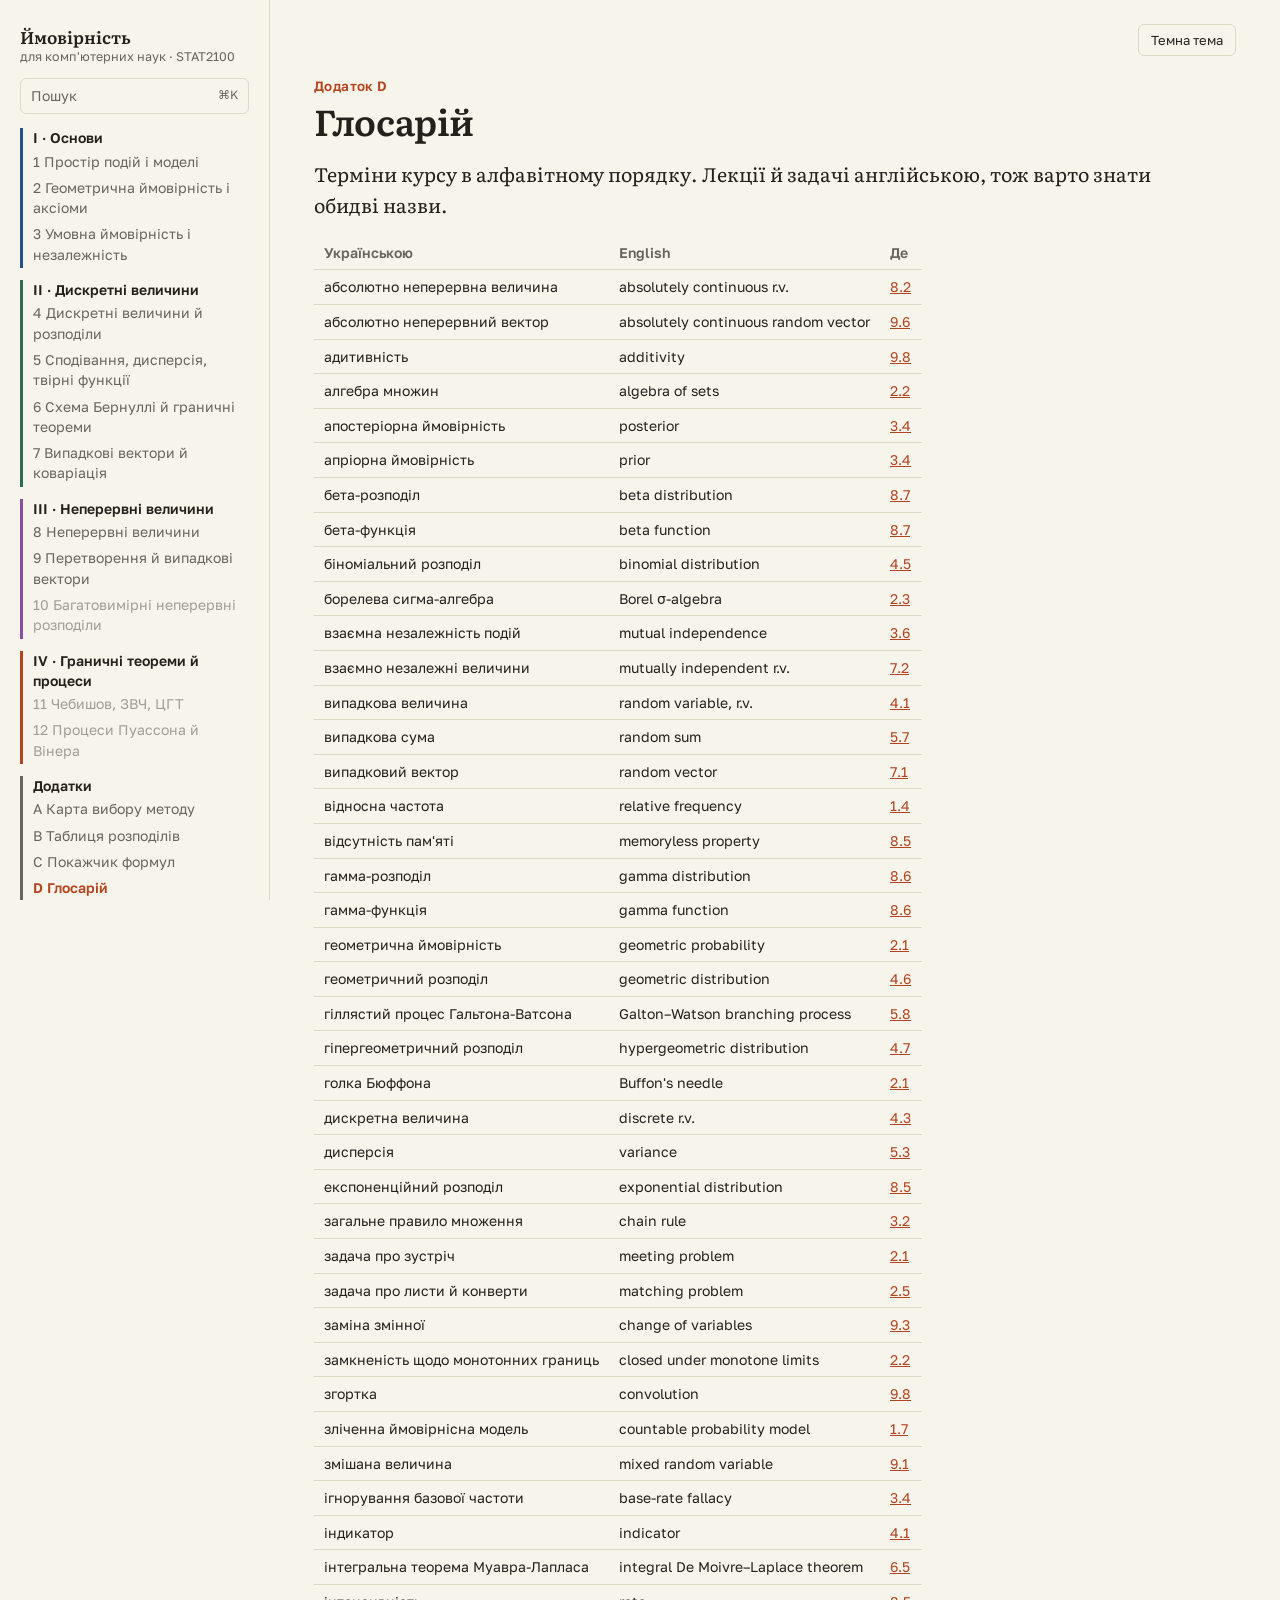
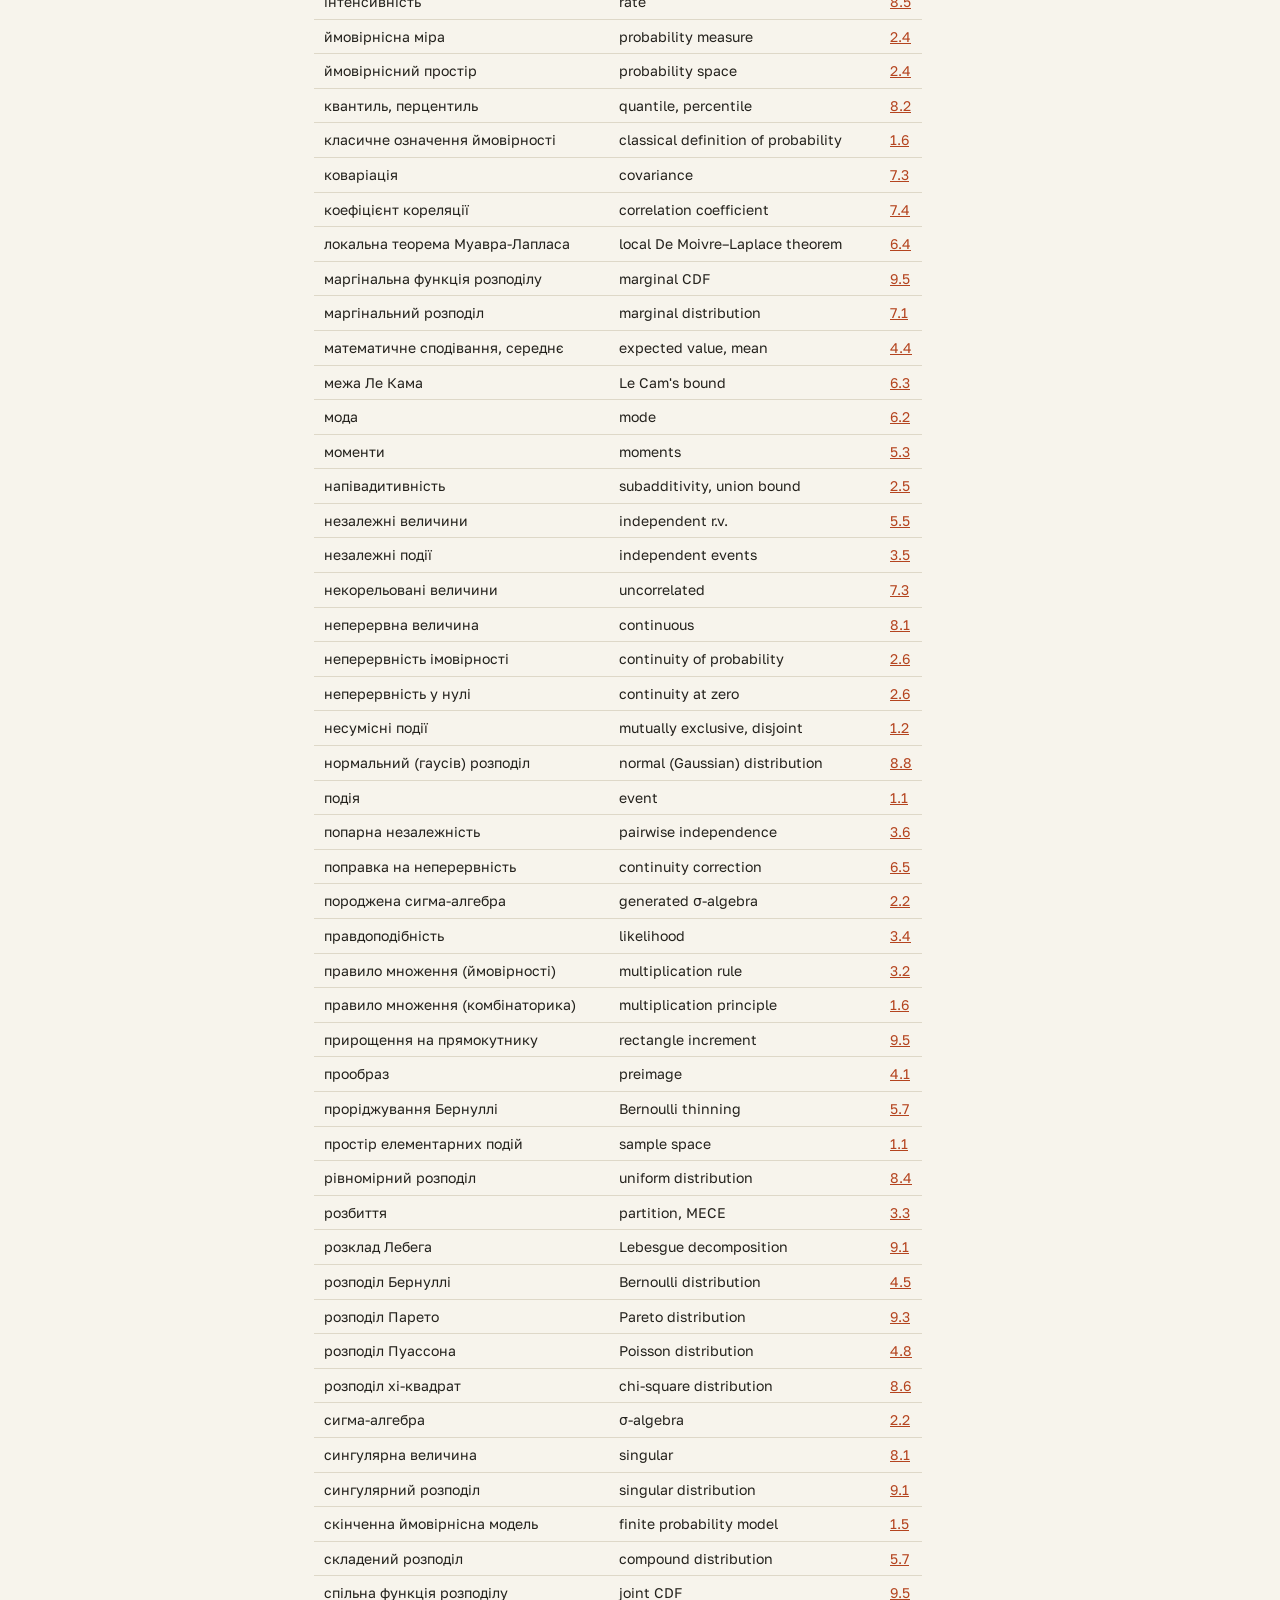
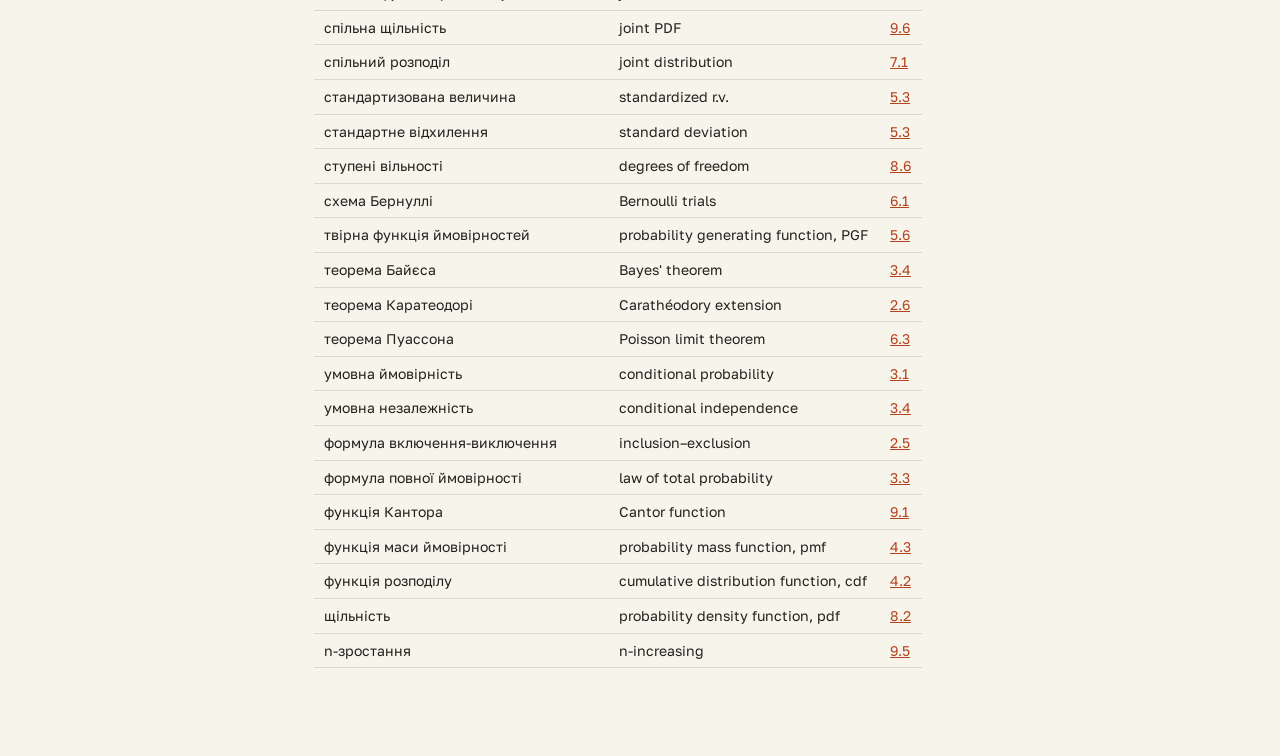
<file: d-glossary.html>
<!doctype html><html lang="uk"><head><meta charset="utf-8"><meta name="viewport" content="width=device-width,initial-scale=1">
<title>Додаток D. Глосарій</title><meta name="description" content="STAT2100, додаток: Глосарій">
<link rel="stylesheet" href="assets/katex.min.css"><link rel="stylesheet" href="assets/site.css">
<script>try{var t=localStorage.getItem("theme")||(matchMedia("(prefers-color-scheme: dark)").matches?"dark":"light");document.documentElement.dataset.theme=t}catch(e){}</script>
</head><body><div class="shell"><nav class="side" id="side" aria-label="Зміст"><a class="brand" href="index.html">Ймовірність<span>для комп'ютерних наук · STAT2100</span></a>
<button class="search" type="button" data-search-open>Пошук <kbd>⌘K</kbd></button><ol class="parts"><li class="part p1"><b>I · Основи</b><ol><li class=""><a href="01-sample-space.html">1 Простір подій і моделі</a></li><li class=""><a href="02-axioms.html">2 Геометрична ймовірність і аксіоми</a></li><li class=""><a href="03-conditional.html">3 Умовна ймовірність і незалежність</a></li></ol></li><li class="part p2"><b>II · Дискретні величини</b><ol><li class=""><a href="04-discrete.html">4 Дискретні величини й розподіли</a></li><li class=""><a href="05-expectation.html">5 Сподівання, дисперсія, твірні функції</a></li><li class=""><a href="06-limit-theorems.html">6 Схема Бернуллі й граничні теореми</a></li><li class=""><a href="07-random-vectors.html">7 Випадкові вектори й коваріація</a></li></ol></li><li class="part p3"><b>III · Неперервні величини</b><ol><li class=""><a href="08-continuous.html">8 Неперервні величини</a></li><li class=""><a href="09-transformations.html">9 Перетворення й випадкові вектори</a></li><li class="off" title="Чекає лекції">10 Багатовимірні неперервні розподіли</li></ol></li><li class="part p4"><b>IV · Граничні теореми й процеси</b><ol><li class="off" title="Чекає лекції">11 Чебишов, ЗВЧ, ЦГТ</li><li class="off" title="Чекає лекції">12 Процеси Пуассона й Вінера</li></ol></li><li class="part pa"><b>Додатки</b><ol><li class=""><a href="a-method.html">A Карта вибору методу</a></li><li class=""><a href="b-distributions.html">B Таблиця розподілів</a></li><li class=""><a href="c-formulas.html">C Покажчик формул</a></li><li class="here"><a href="d-glossary.html">D Глосарій</a></li><li class=""><a href="e-sheet.html">E Чернетка аркуша A4</a></li></ol></li></ol></nav><main>
<div class="topbar"><button type="button" class="menu" data-menu aria-controls="side">Зміст</button><button type="button" class="search-mini" data-search-open>Пошук</button><button type="button" class="theme" data-toggle>Тема</button></div>
<article class="appendix "><h1><small>Додаток D</small>Глосарій</h1><p class="lead">Терміни курсу в алфавітному порядку. Лекції й задачі англійською, тож варто знати обидві назви.</p>
<table>
<thead>
<tr>
<th>Українською</th>
<th>English</th>
<th>Де</th>
</tr>
</thead>
<tbody>
<tr>
<td>абсолютно неперервна величина</td>
<td>absolutely continuous r.v.</td>
<td><a href="08-continuous.html#s8-2">8.2</a></td>
</tr>
<tr>
<td>абсолютно неперервний вектор</td>
<td>absolutely continuous random vector</td>
<td><a href="09-transformations.html#s9-6">9.6</a></td>
</tr>
<tr>
<td>адитивність</td>
<td>additivity</td>
<td><a href="09-transformations.html#s9-8">9.8</a></td>
</tr>
<tr>
<td>алгебра множин</td>
<td>algebra of sets</td>
<td><a href="02-axioms.html#s2-2">2.2</a></td>
</tr>
<tr>
<td>апостеріорна ймовірність</td>
<td>posterior</td>
<td><a href="03-conditional.html#s3-4">3.4</a></td>
</tr>
<tr>
<td>апріорна ймовірність</td>
<td>prior</td>
<td><a href="03-conditional.html#s3-4">3.4</a></td>
</tr>
<tr>
<td>бета-розподіл</td>
<td>beta distribution</td>
<td><a href="08-continuous.html#s8-7">8.7</a></td>
</tr>
<tr>
<td>бета-функція</td>
<td>beta function</td>
<td><a href="08-continuous.html#s8-7">8.7</a></td>
</tr>
<tr>
<td>біноміальний розподіл</td>
<td>binomial distribution</td>
<td><a href="04-discrete.html#s4-5">4.5</a></td>
</tr>
<tr>
<td>борелева сигма-алгебра</td>
<td>Borel σ-algebra</td>
<td><a href="02-axioms.html#s2-3">2.3</a></td>
</tr>
<tr>
<td>взаємна незалежність подій</td>
<td>mutual independence</td>
<td><a href="03-conditional.html#s3-6">3.6</a></td>
</tr>
<tr>
<td>взаємно незалежні величини</td>
<td>mutually independent r.v.</td>
<td><a href="07-random-vectors.html#s7-2">7.2</a></td>
</tr>
<tr>
<td>випадкова величина</td>
<td>random variable, r.v.</td>
<td><a href="04-discrete.html#s4-1">4.1</a></td>
</tr>
<tr>
<td>випадкова сума</td>
<td>random sum</td>
<td><a href="05-expectation.html#s5-7">5.7</a></td>
</tr>
<tr>
<td>випадковий вектор</td>
<td>random vector</td>
<td><a href="07-random-vectors.html#s7-1">7.1</a></td>
</tr>
<tr>
<td>відносна частота</td>
<td>relative frequency</td>
<td><a href="01-sample-space.html#s1-4">1.4</a></td>
</tr>
<tr>
<td>відсутність пам'яті</td>
<td>memoryless property</td>
<td><a href="08-continuous.html#s8-5">8.5</a></td>
</tr>
<tr>
<td>гамма-розподіл</td>
<td>gamma distribution</td>
<td><a href="08-continuous.html#s8-6">8.6</a></td>
</tr>
<tr>
<td>гамма-функція</td>
<td>gamma function</td>
<td><a href="08-continuous.html#s8-6">8.6</a></td>
</tr>
<tr>
<td>геометрична ймовірність</td>
<td>geometric probability</td>
<td><a href="02-axioms.html#s2-1">2.1</a></td>
</tr>
<tr>
<td>геометричний розподіл</td>
<td>geometric distribution</td>
<td><a href="04-discrete.html#s4-6">4.6</a></td>
</tr>
<tr>
<td>гіллястий процес Гальтона-Ватсона</td>
<td>Galton–Watson branching process</td>
<td><a href="05-expectation.html#s5-8">5.8</a></td>
</tr>
<tr>
<td>гіпергеометричний розподіл</td>
<td>hypergeometric distribution</td>
<td><a href="04-discrete.html#s4-7">4.7</a></td>
</tr>
<tr>
<td>голка Бюффона</td>
<td>Buffon's needle</td>
<td><a href="02-axioms.html#s2-1">2.1</a></td>
</tr>
<tr>
<td>дискретна величина</td>
<td>discrete r.v.</td>
<td><a href="04-discrete.html#s4-3">4.3</a></td>
</tr>
<tr>
<td>дисперсія</td>
<td>variance</td>
<td><a href="05-expectation.html#s5-3">5.3</a></td>
</tr>
<tr>
<td>експоненційний розподіл</td>
<td>exponential distribution</td>
<td><a href="08-continuous.html#s8-5">8.5</a></td>
</tr>
<tr>
<td>загальне правило множення</td>
<td>chain rule</td>
<td><a href="03-conditional.html#s3-2">3.2</a></td>
</tr>
<tr>
<td>задача про зустріч</td>
<td>meeting problem</td>
<td><a href="02-axioms.html#s2-1">2.1</a></td>
</tr>
<tr>
<td>задача про листи й конверти</td>
<td>matching problem</td>
<td><a href="02-axioms.html#s2-5">2.5</a></td>
</tr>
<tr>
<td>заміна змінної</td>
<td>change of variables</td>
<td><a href="09-transformations.html#s9-3">9.3</a></td>
</tr>
<tr>
<td>замкненість щодо монотонних границь</td>
<td>closed under monotone limits</td>
<td><a href="02-axioms.html#s2-2">2.2</a></td>
</tr>
<tr>
<td>згортка</td>
<td>convolution</td>
<td><a href="09-transformations.html#s9-8">9.8</a></td>
</tr>
<tr>
<td>зліченна ймовірнісна модель</td>
<td>countable probability model</td>
<td><a href="01-sample-space.html#s1-7">1.7</a></td>
</tr>
<tr>
<td>змішана величина</td>
<td>mixed random variable</td>
<td><a href="09-transformations.html#s9-1">9.1</a></td>
</tr>
<tr>
<td>ігнорування базової частоти</td>
<td>base-rate fallacy</td>
<td><a href="03-conditional.html#s3-4">3.4</a></td>
</tr>
<tr>
<td>індикатор</td>
<td>indicator</td>
<td><a href="04-discrete.html#s4-1">4.1</a></td>
</tr>
<tr>
<td>інтегральна теорема Муавра-Лапласа</td>
<td>integral De Moivre–Laplace theorem</td>
<td><a href="06-limit-theorems.html#s6-5">6.5</a></td>
</tr>
<tr>
<td>інтенсивність</td>
<td>rate</td>
<td><a href="08-continuous.html#s8-5">8.5</a></td>
</tr>
<tr>
<td>ймовірнісна міра</td>
<td>probability measure</td>
<td><a href="02-axioms.html#s2-4">2.4</a></td>
</tr>
<tr>
<td>ймовірнісний простір</td>
<td>probability space</td>
<td><a href="02-axioms.html#s2-4">2.4</a></td>
</tr>
<tr>
<td>квантиль, перцентиль</td>
<td>quantile, percentile</td>
<td><a href="08-continuous.html#s8-2">8.2</a></td>
</tr>
<tr>
<td>класичне означення ймовірності</td>
<td>classical definition of probability</td>
<td><a href="01-sample-space.html#s1-6">1.6</a></td>
</tr>
<tr>
<td>коваріація</td>
<td>covariance</td>
<td><a href="07-random-vectors.html#s7-3">7.3</a></td>
</tr>
<tr>
<td>коефіцієнт кореляції</td>
<td>correlation coefficient</td>
<td><a href="07-random-vectors.html#s7-4">7.4</a></td>
</tr>
<tr>
<td>локальна теорема Муавра-Лапласа</td>
<td>local De Moivre–Laplace theorem</td>
<td><a href="06-limit-theorems.html#s6-4">6.4</a></td>
</tr>
<tr>
<td>маргінальна функція розподілу</td>
<td>marginal CDF</td>
<td><a href="09-transformations.html#s9-5">9.5</a></td>
</tr>
<tr>
<td>маргінальний розподіл</td>
<td>marginal distribution</td>
<td><a href="07-random-vectors.html#s7-1">7.1</a></td>
</tr>
<tr>
<td>математичне сподівання, середнє</td>
<td>expected value, mean</td>
<td><a href="04-discrete.html#s4-4">4.4</a></td>
</tr>
<tr>
<td>межа Ле Кама</td>
<td>Le Cam's bound</td>
<td><a href="06-limit-theorems.html#s6-3">6.3</a></td>
</tr>
<tr>
<td>мода</td>
<td>mode</td>
<td><a href="06-limit-theorems.html#s6-2">6.2</a></td>
</tr>
<tr>
<td>моменти</td>
<td>moments</td>
<td><a href="05-expectation.html#s5-3">5.3</a></td>
</tr>
<tr>
<td>напівадитивність</td>
<td>subadditivity, union bound</td>
<td><a href="02-axioms.html#s2-5">2.5</a></td>
</tr>
<tr>
<td>незалежні величини</td>
<td>independent r.v.</td>
<td><a href="05-expectation.html#s5-5">5.5</a></td>
</tr>
<tr>
<td>незалежні події</td>
<td>independent events</td>
<td><a href="03-conditional.html#s3-5">3.5</a></td>
</tr>
<tr>
<td>некорельовані величини</td>
<td>uncorrelated</td>
<td><a href="07-random-vectors.html#s7-3">7.3</a></td>
</tr>
<tr>
<td>неперервна величина</td>
<td>continuous</td>
<td><a href="08-continuous.html#s8-1">8.1</a></td>
</tr>
<tr>
<td>неперервність імовірності</td>
<td>continuity of probability</td>
<td><a href="02-axioms.html#s2-6">2.6</a></td>
</tr>
<tr>
<td>неперервність у нулі</td>
<td>continuity at zero</td>
<td><a href="02-axioms.html#s2-6">2.6</a></td>
</tr>
<tr>
<td>несумісні події</td>
<td>mutually exclusive, disjoint</td>
<td><a href="01-sample-space.html#s1-2">1.2</a></td>
</tr>
<tr>
<td>нормальний (гаусів) розподіл</td>
<td>normal (Gaussian) distribution</td>
<td><a href="08-continuous.html#s8-8">8.8</a></td>
</tr>
<tr>
<td>подія</td>
<td>event</td>
<td><a href="01-sample-space.html#s1-1">1.1</a></td>
</tr>
<tr>
<td>попарна незалежність</td>
<td>pairwise independence</td>
<td><a href="03-conditional.html#s3-6">3.6</a></td>
</tr>
<tr>
<td>поправка на неперервність</td>
<td>continuity correction</td>
<td><a href="06-limit-theorems.html#s6-5">6.5</a></td>
</tr>
<tr>
<td>породжена сигма-алгебра</td>
<td>generated σ-algebra</td>
<td><a href="02-axioms.html#s2-2">2.2</a></td>
</tr>
<tr>
<td>правдоподібність</td>
<td>likelihood</td>
<td><a href="03-conditional.html#s3-4">3.4</a></td>
</tr>
<tr>
<td>правило множення (ймовірності)</td>
<td>multiplication rule</td>
<td><a href="03-conditional.html#s3-2">3.2</a></td>
</tr>
<tr>
<td>правило множення (комбінаторика)</td>
<td>multiplication principle</td>
<td><a href="01-sample-space.html#s1-6">1.6</a></td>
</tr>
<tr>
<td>прирощення на прямокутнику</td>
<td>rectangle increment</td>
<td><a href="09-transformations.html#s9-5">9.5</a></td>
</tr>
<tr>
<td>прообраз</td>
<td>preimage</td>
<td><a href="04-discrete.html#s4-1">4.1</a></td>
</tr>
<tr>
<td>проріджування Бернуллі</td>
<td>Bernoulli thinning</td>
<td><a href="05-expectation.html#s5-7">5.7</a></td>
</tr>
<tr>
<td>простір елементарних подій</td>
<td>sample space</td>
<td><a href="01-sample-space.html#s1-1">1.1</a></td>
</tr>
<tr>
<td>рівномірний розподіл</td>
<td>uniform distribution</td>
<td><a href="08-continuous.html#s8-4">8.4</a></td>
</tr>
<tr>
<td>розбиття</td>
<td>partition, MECE</td>
<td><a href="03-conditional.html#s3-3">3.3</a></td>
</tr>
<tr>
<td>розклад Лебега</td>
<td>Lebesgue decomposition</td>
<td><a href="09-transformations.html#s9-1">9.1</a></td>
</tr>
<tr>
<td>розподіл Бернуллі</td>
<td>Bernoulli distribution</td>
<td><a href="04-discrete.html#s4-5">4.5</a></td>
</tr>
<tr>
<td>розподіл Парето</td>
<td>Pareto distribution</td>
<td><a href="09-transformations.html#s9-3">9.3</a></td>
</tr>
<tr>
<td>розподіл Пуассона</td>
<td>Poisson distribution</td>
<td><a href="04-discrete.html#s4-8">4.8</a></td>
</tr>
<tr>
<td>розподіл хі-квадрат</td>
<td>chi-square distribution</td>
<td><a href="08-continuous.html#s8-6">8.6</a></td>
</tr>
<tr>
<td>сигма-алгебра</td>
<td>σ-algebra</td>
<td><a href="02-axioms.html#s2-2">2.2</a></td>
</tr>
<tr>
<td>сингулярна величина</td>
<td>singular</td>
<td><a href="08-continuous.html#s8-1">8.1</a></td>
</tr>
<tr>
<td>сингулярний розподіл</td>
<td>singular distribution</td>
<td><a href="09-transformations.html#s9-1">9.1</a></td>
</tr>
<tr>
<td>скінченна ймовірнісна модель</td>
<td>finite probability model</td>
<td><a href="01-sample-space.html#s1-5">1.5</a></td>
</tr>
<tr>
<td>складений розподіл</td>
<td>compound distribution</td>
<td><a href="05-expectation.html#s5-7">5.7</a></td>
</tr>
<tr>
<td>спільна функція розподілу</td>
<td>joint CDF</td>
<td><a href="09-transformations.html#s9-5">9.5</a></td>
</tr>
<tr>
<td>спільна щільність</td>
<td>joint PDF</td>
<td><a href="09-transformations.html#s9-6">9.6</a></td>
</tr>
<tr>
<td>спільний розподіл</td>
<td>joint distribution</td>
<td><a href="07-random-vectors.html#s7-1">7.1</a></td>
</tr>
<tr>
<td>стандартизована величина</td>
<td>standardized r.v.</td>
<td><a href="05-expectation.html#s5-3">5.3</a></td>
</tr>
<tr>
<td>стандартне відхилення</td>
<td>standard deviation</td>
<td><a href="05-expectation.html#s5-3">5.3</a></td>
</tr>
<tr>
<td>ступені вільності</td>
<td>degrees of freedom</td>
<td><a href="08-continuous.html#s8-6">8.6</a></td>
</tr>
<tr>
<td>схема Бернуллі</td>
<td>Bernoulli trials</td>
<td><a href="06-limit-theorems.html#s6-1">6.1</a></td>
</tr>
<tr>
<td>твірна функція ймовірностей</td>
<td>probability generating function, PGF</td>
<td><a href="05-expectation.html#s5-6">5.6</a></td>
</tr>
<tr>
<td>теорема Байєса</td>
<td>Bayes' theorem</td>
<td><a href="03-conditional.html#s3-4">3.4</a></td>
</tr>
<tr>
<td>теорема Каратеодорі</td>
<td>Carathéodory extension</td>
<td><a href="02-axioms.html#s2-6">2.6</a></td>
</tr>
<tr>
<td>теорема Пуассона</td>
<td>Poisson limit theorem</td>
<td><a href="06-limit-theorems.html#s6-3">6.3</a></td>
</tr>
<tr>
<td>умовна ймовірність</td>
<td>conditional probability</td>
<td><a href="03-conditional.html#s3-1">3.1</a></td>
</tr>
<tr>
<td>умовна незалежність</td>
<td>conditional independence</td>
<td><a href="03-conditional.html#s3-4">3.4</a></td>
</tr>
<tr>
<td>формула включення-виключення</td>
<td>inclusion–exclusion</td>
<td><a href="02-axioms.html#s2-5">2.5</a></td>
</tr>
<tr>
<td>формула повної ймовірності</td>
<td>law of total probability</td>
<td><a href="03-conditional.html#s3-3">3.3</a></td>
</tr>
<tr>
<td>функція Кантора</td>
<td>Cantor function</td>
<td><a href="09-transformations.html#s9-1">9.1</a></td>
</tr>
<tr>
<td>функція маси ймовірності</td>
<td>probability mass function, pmf</td>
<td><a href="04-discrete.html#s4-3">4.3</a></td>
</tr>
<tr>
<td>функція розподілу</td>
<td>cumulative distribution function, cdf</td>
<td><a href="04-discrete.html#s4-2">4.2</a></td>
</tr>
<tr>
<td>щільність</td>
<td>probability density function, pdf</td>
<td><a href="08-continuous.html#s8-2">8.2</a></td>
</tr>
<tr>
<td>n-зростання</td>
<td>n-increasing</td>
<td><a href="09-transformations.html#s9-5">9.5</a></td>
</tr>
</tbody>
</table>
</article></main></div><div class="search-box" id="searchBox" hidden role="dialog" aria-label="Пошук"><div class="search-card"><input type="search" id="searchInput" placeholder="Теорема, термін або номер задачі" autocomplete="off"><ul id="searchResults"></ul></div></div><script src="assets/search.js"></script><script src="assets/site.js"></script></body></html>
</file>
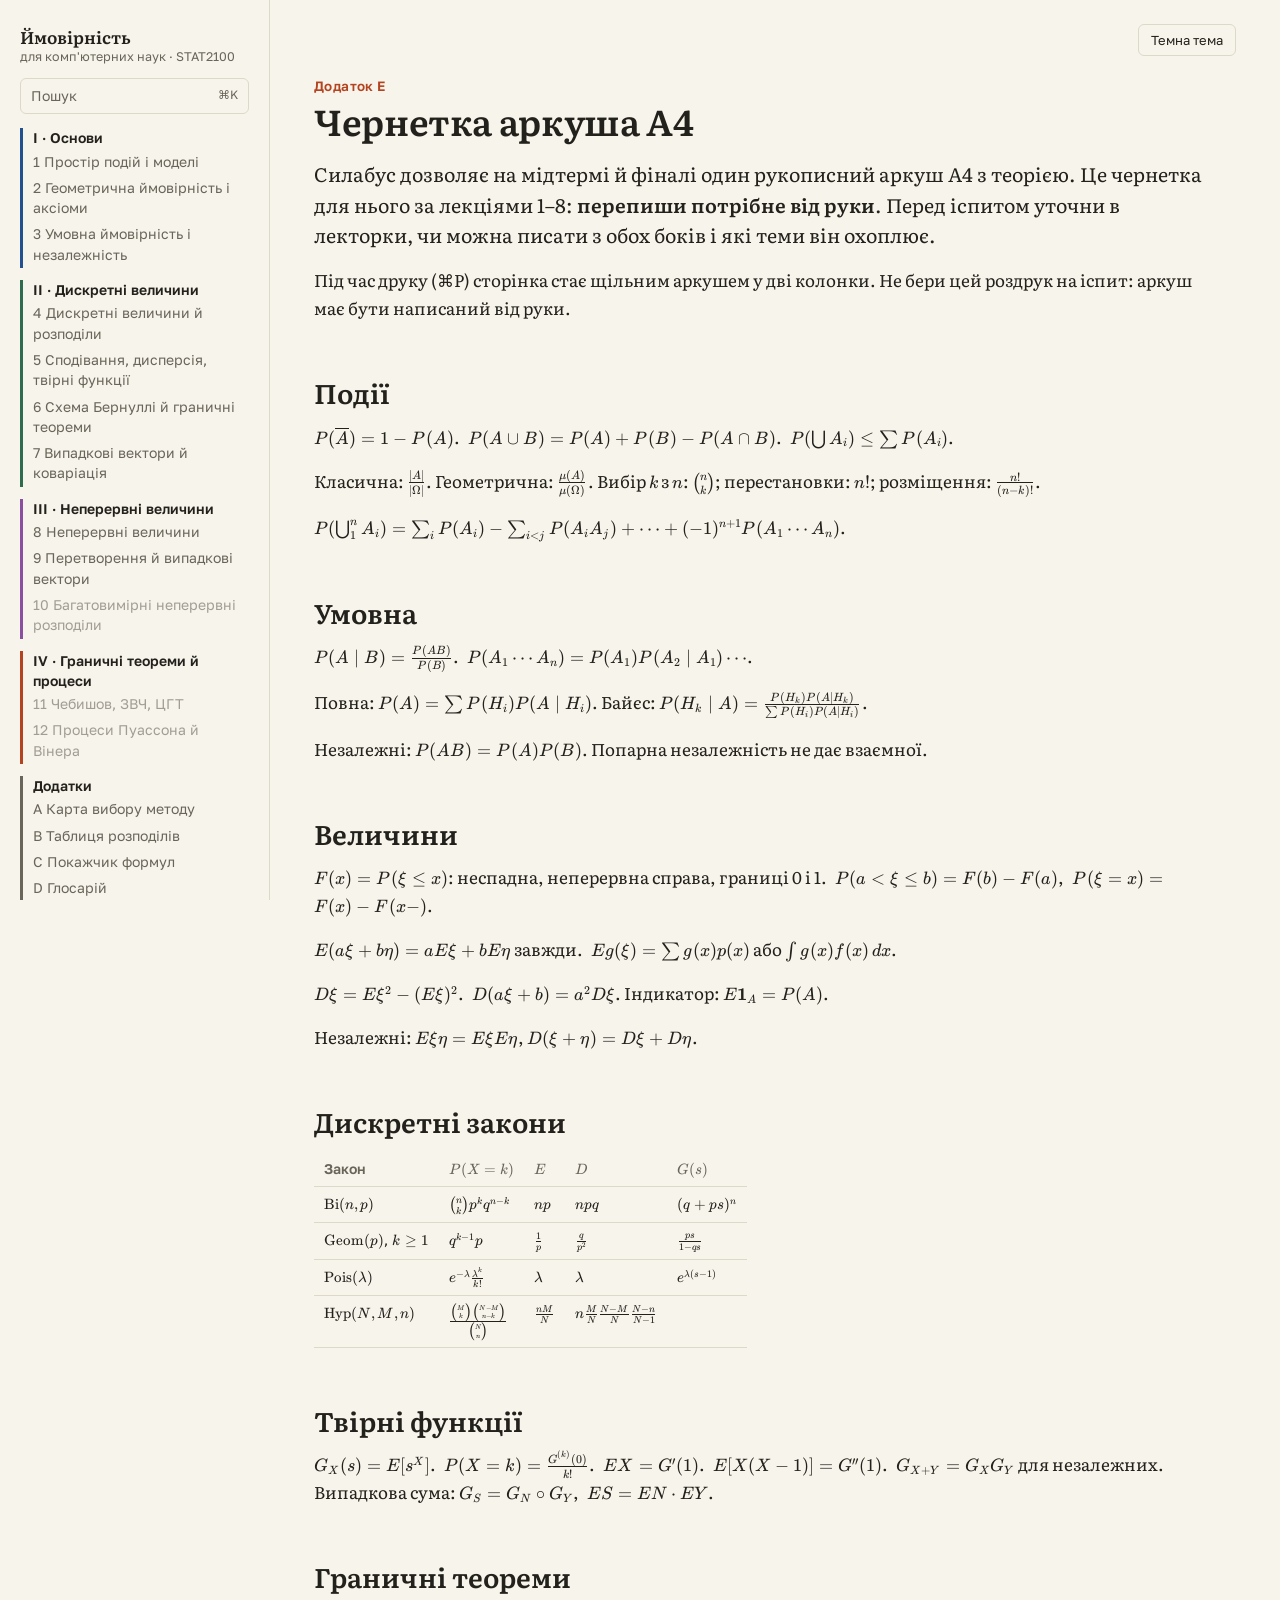
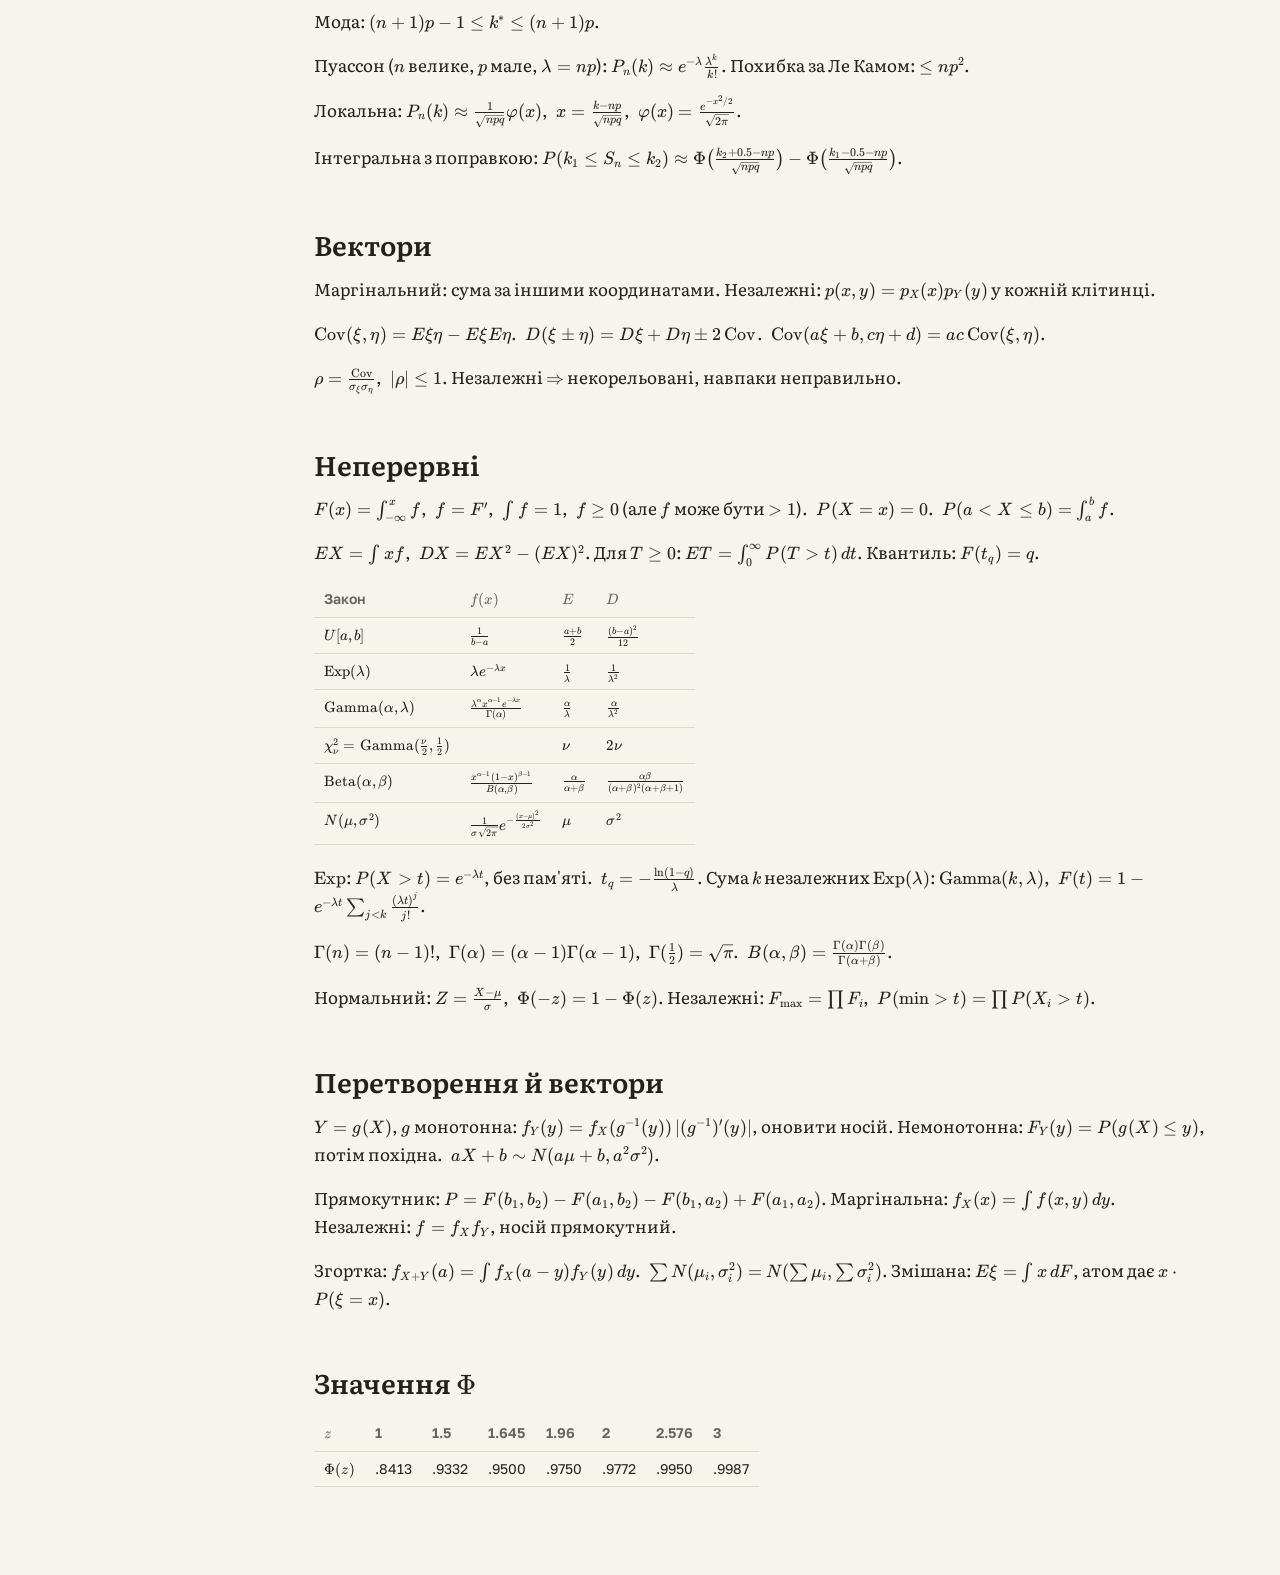
<file: e-sheet.html>
<!doctype html><html lang="uk"><head><meta charset="utf-8"><meta name="viewport" content="width=device-width,initial-scale=1">
<title>Додаток E. Чернетка аркуша A4</title><meta name="description" content="STAT2100, додаток: Чернетка аркуша A4">
<link rel="stylesheet" href="assets/katex.min.css"><link rel="stylesheet" href="assets/site.css">
<script>try{var t=localStorage.getItem("theme")||(matchMedia("(prefers-color-scheme: dark)").matches?"dark":"light");document.documentElement.dataset.theme=t}catch(e){}</script>
</head><body><div class="shell"><nav class="side" id="side" aria-label="Зміст"><a class="brand" href="index.html">Ймовірність<span>для комп'ютерних наук · STAT2100</span></a>
<button class="search" type="button" data-search-open>Пошук <kbd>⌘K</kbd></button><ol class="parts"><li class="part p1"><b>I · Основи</b><ol><li class=""><a href="01-sample-space.html">1 Простір подій і моделі</a></li><li class=""><a href="02-axioms.html">2 Геометрична ймовірність і аксіоми</a></li><li class=""><a href="03-conditional.html">3 Умовна ймовірність і незалежність</a></li></ol></li><li class="part p2"><b>II · Дискретні величини</b><ol><li class=""><a href="04-discrete.html">4 Дискретні величини й розподіли</a></li><li class=""><a href="05-expectation.html">5 Сподівання, дисперсія, твірні функції</a></li><li class=""><a href="06-limit-theorems.html">6 Схема Бернуллі й граничні теореми</a></li><li class=""><a href="07-random-vectors.html">7 Випадкові вектори й коваріація</a></li></ol></li><li class="part p3"><b>III · Неперервні величини</b><ol><li class=""><a href="08-continuous.html">8 Неперервні величини</a></li><li class=""><a href="09-transformations.html">9 Перетворення й випадкові вектори</a></li><li class="off" title="Чекає лекції">10 Багатовимірні неперервні розподіли</li></ol></li><li class="part p4"><b>IV · Граничні теореми й процеси</b><ol><li class="off" title="Чекає лекції">11 Чебишов, ЗВЧ, ЦГТ</li><li class="off" title="Чекає лекції">12 Процеси Пуассона й Вінера</li></ol></li><li class="part pa"><b>Додатки</b><ol><li class=""><a href="a-method.html">A Карта вибору методу</a></li><li class=""><a href="b-distributions.html">B Таблиця розподілів</a></li><li class=""><a href="c-formulas.html">C Покажчик формул</a></li><li class=""><a href="d-glossary.html">D Глосарій</a></li><li class="here"><a href="e-sheet.html">E Чернетка аркуша A4</a><ol class="toc"><li><a href="#x1">Події</a></li><li><a href="#x2">Умовна</a></li><li><a href="#x3">Величини</a></li><li><a href="#x4">Дискретні закони</a></li><li><a href="#x5">Твірні функції</a></li><li><a href="#x6">Граничні теореми</a></li><li><a href="#x7">Вектори</a></li><li><a href="#x8">Неперервні</a></li><li><a href="#x9">Перетворення й вектори</a></li><li><a href="#x10">Значення <span class="katex"><span class="katex-mathml"><math xmlns="http://www.w3.org/1998/Math/MathML"><semantics><mrow><mi mathvariant="normal">Φ</mi></mrow><annotation encoding="application/x-tex">\Phi</annotation></semantics></math></span><span class="katex-html" aria-hidden="true"><span class="katex-base"><span class="katex-strut" style="height:0.6833em;"></span><span class="mord">Φ</span></span></span></span></a></li></ol></li></ol></li></ol></nav><main>
<div class="topbar"><button type="button" class="menu" data-menu aria-controls="side">Зміст</button><button type="button" class="search-mini" data-search-open>Пошук</button><button type="button" class="theme" data-toggle>Тема</button></div>
<article class="appendix sheet"><h1><small>Додаток E</small>Чернетка аркуша A4</h1><p class="lead">Силабус дозволяє на мідтермі й фіналі один рукописний аркуш A4 з теорією. Це чернетка для нього за лекціями 1–8: <b>перепиши потрібне від руки</b>. Перед іспитом уточни в лекторки, чи можна писати з обох боків і які теми він охоплює.</p>
<p class="noprint">Під час друку (⌘P) сторінка стає щільним аркушем у дві колонки. Не бери цей роздрук на іспит: аркуш має бути написаний від руки.</p>
<h2 id="x1">Події</h2>
<p><span class="katex"><span class="katex-mathml"><math xmlns="http://www.w3.org/1998/Math/MathML"><semantics><mrow><mi>P</mi><mo stretchy="false">(</mo><mover accent="true"><mi>A</mi><mo stretchy="true">‾</mo></mover><mo stretchy="false">)</mo><mo>=</mo><mn>1</mn><mo>−</mo><mi>P</mi><mo stretchy="false">(</mo><mi>A</mi><mo stretchy="false">)</mo></mrow><annotation encoding="application/x-tex">P(\overline A)=1-P(A)</annotation></semantics></math></span><span class="katex-html" aria-hidden="true"><span class="katex-base"><span class="katex-strut" style="height:1.1333em;vertical-align:-0.25em;"></span><span class="mord mathnormal" style="margin-right:0.1389em;">P</span><span class="mopen">(</span><span class="mord katex-overline"><span class="vlist-t"><span class="vlist-r"><span class="vlist" style="height:0.8833em;"><span style="top:-3em;"><span class="pstrut" style="height:3em;"></span><span class="mord"><span class="mord mathnormal">A</span></span></span><span style="top:-3.8033em;"><span class="pstrut" style="height:3em;"></span><span class="overline-line" style="border-bottom-width:0.04em;"></span></span></span></span></span></span><span class="mclose">)</span><span class="mspace" style="margin-right:0.2778em;"></span><span class="mrel">=</span><span class="mspace" style="margin-right:0.2778em;"></span></span><span class="katex-base"><span class="katex-strut" style="height:0.7278em;vertical-align:-0.0833em;"></span><span class="mord">1</span><span class="mspace" style="margin-right:0.2222em;"></span><span class="mbin">−</span><span class="mspace" style="margin-right:0.2222em;"></span></span><span class="katex-base"><span class="katex-strut" style="height:1em;vertical-align:-0.25em;"></span><span class="mord mathnormal" style="margin-right:0.1389em;">P</span><span class="mopen">(</span><span class="mord mathnormal">A</span><span class="mclose">)</span></span></span></span>. <span class="katex"><span class="katex-mathml"><math xmlns="http://www.w3.org/1998/Math/MathML"><semantics><mrow><mtext> </mtext><mi>P</mi><mo stretchy="false">(</mo><mi>A</mi><mo>∪</mo><mi>B</mi><mo stretchy="false">)</mo><mo>=</mo><mi>P</mi><mo stretchy="false">(</mo><mi>A</mi><mo stretchy="false">)</mo><mo>+</mo><mi>P</mi><mo stretchy="false">(</mo><mi>B</mi><mo stretchy="false">)</mo><mo>−</mo><mi>P</mi><mo stretchy="false">(</mo><mi>A</mi><mo>∩</mo><mi>B</mi><mo stretchy="false">)</mo></mrow><annotation encoding="application/x-tex">\ P(A\cup B)=P(A)+P(B)-P(A\cap B)</annotation></semantics></math></span><span class="katex-html" aria-hidden="true"><span class="katex-base"><span class="katex-strut" style="height:1em;vertical-align:-0.25em;"></span><span class="mspace"> </span><span class="mord mathnormal" style="margin-right:0.1389em;">P</span><span class="mopen">(</span><span class="mord mathnormal">A</span><span class="mspace" style="margin-right:0.2222em;"></span><span class="mbin">∪</span><span class="mspace" style="margin-right:0.2222em;"></span></span><span class="katex-base"><span class="katex-strut" style="height:1em;vertical-align:-0.25em;"></span><span class="mord mathnormal" style="margin-right:0.0502em;">B</span><span class="mclose">)</span><span class="mspace" style="margin-right:0.2778em;"></span><span class="mrel">=</span><span class="mspace" style="margin-right:0.2778em;"></span></span><span class="katex-base"><span class="katex-strut" style="height:1em;vertical-align:-0.25em;"></span><span class="mord mathnormal" style="margin-right:0.1389em;">P</span><span class="mopen">(</span><span class="mord mathnormal">A</span><span class="mclose">)</span><span class="mspace" style="margin-right:0.2222em;"></span><span class="mbin">+</span><span class="mspace" style="margin-right:0.2222em;"></span></span><span class="katex-base"><span class="katex-strut" style="height:1em;vertical-align:-0.25em;"></span><span class="mord mathnormal" style="margin-right:0.1389em;">P</span><span class="mopen">(</span><span class="mord mathnormal" style="margin-right:0.0502em;">B</span><span class="mclose">)</span><span class="mspace" style="margin-right:0.2222em;"></span><span class="mbin">−</span><span class="mspace" style="margin-right:0.2222em;"></span></span><span class="katex-base"><span class="katex-strut" style="height:1em;vertical-align:-0.25em;"></span><span class="mord mathnormal" style="margin-right:0.1389em;">P</span><span class="mopen">(</span><span class="mord mathnormal">A</span><span class="mspace" style="margin-right:0.2222em;"></span><span class="mbin">∩</span><span class="mspace" style="margin-right:0.2222em;"></span></span><span class="katex-base"><span class="katex-strut" style="height:1em;vertical-align:-0.25em;"></span><span class="mord mathnormal" style="margin-right:0.0502em;">B</span><span class="mclose">)</span></span></span></span>. <span class="katex"><span class="katex-mathml"><math xmlns="http://www.w3.org/1998/Math/MathML"><semantics><mrow><mtext> </mtext><mi>P</mi><mo stretchy="false">(</mo><mo>⋃</mo><msub><mi>A</mi><mi>i</mi></msub><mo stretchy="false">)</mo><mo>≤</mo><mo>∑</mo><mi>P</mi><mo stretchy="false">(</mo><msub><mi>A</mi><mi>i</mi></msub><mo stretchy="false">)</mo></mrow><annotation encoding="application/x-tex">\ P(\bigcup A_i)\le\sum P(A_i)</annotation></semantics></math></span><span class="katex-html" aria-hidden="true"><span class="katex-base"><span class="katex-strut" style="height:1em;vertical-align:-0.25em;"></span><span class="mspace"> </span><span class="mord mathnormal" style="margin-right:0.1389em;">P</span><span class="mopen">(</span><span class="mop op-symbol small-op" style="position:relative;top:0em;">⋃</span><span class="mspace" style="margin-right:0.1667em;"></span><span class="mord"><span class="mord mathnormal">A</span><span class="msupsub"><span class="vlist-t vlist-t2"><span class="vlist-r"><span class="vlist" style="height:0.3117em;"><span style="top:-2.55em;margin-left:0em;margin-right:0.05em;"><span class="pstrut" style="height:2.7em;"></span><span class="katex-sizing reset-size6 size3 mtight"><span class="mord mathnormal mtight">i</span></span></span></span><span class="vlist-s">​</span></span><span class="vlist-r"><span class="vlist" style="height:0.15em;"><span></span></span></span></span></span></span><span class="mclose">)</span><span class="mspace" style="margin-right:0.2778em;"></span><span class="mrel">≤</span><span class="mspace" style="margin-right:0.2778em;"></span></span><span class="katex-base"><span class="katex-strut" style="height:1em;vertical-align:-0.25em;"></span><span class="mop op-symbol small-op" style="position:relative;top:0em;">∑</span><span class="mspace" style="margin-right:0.1667em;"></span><span class="mord mathnormal" style="margin-right:0.1389em;">P</span><span class="mopen">(</span><span class="mord"><span class="mord mathnormal">A</span><span class="msupsub"><span class="vlist-t vlist-t2"><span class="vlist-r"><span class="vlist" style="height:0.3117em;"><span style="top:-2.55em;margin-left:0em;margin-right:0.05em;"><span class="pstrut" style="height:2.7em;"></span><span class="katex-sizing reset-size6 size3 mtight"><span class="mord mathnormal mtight">i</span></span></span></span><span class="vlist-s">​</span></span><span class="vlist-r"><span class="vlist" style="height:0.15em;"><span></span></span></span></span></span></span><span class="mclose">)</span></span></span></span>.</p>
<p>Класична: <span class="katex"><span class="katex-mathml"><math xmlns="http://www.w3.org/1998/Math/MathML"><semantics><mrow><mstyle scriptlevel="0" displaystyle="false"><mfrac><mrow><mi mathvariant="normal">∣</mi><mi>A</mi><mi mathvariant="normal">∣</mi></mrow><mrow><mi mathvariant="normal">∣</mi><mi mathvariant="normal">Ω</mi><mi mathvariant="normal">∣</mi></mrow></mfrac></mstyle></mrow><annotation encoding="application/x-tex">\tfrac{|A|}{|\Omega|}</annotation></semantics></math></span><span class="katex-html" aria-hidden="true"><span class="katex-base"><span class="katex-strut" style="height:1.53em;vertical-align:-0.52em;"></span><span class="mord"><span class="mopen nulldelimiter"></span><span class="mfrac"><span class="vlist-t vlist-t2"><span class="vlist-r"><span class="vlist" style="height:1.01em;"><span style="top:-2.655em;"><span class="pstrut" style="height:3em;"></span><span class="katex-sizing reset-size6 size3 mtight"><span class="mord mtight"><span class="mord mtight">∣Ω∣</span></span></span></span><span style="top:-3.23em;"><span class="pstrut" style="height:3em;"></span><span class="frac-line" style="border-bottom-width:0.04em;"></span></span><span style="top:-3.485em;"><span class="pstrut" style="height:3em;"></span><span class="katex-sizing reset-size6 size3 mtight"><span class="mord mtight"><span class="mord mtight">∣</span><span class="mord mathnormal mtight">A</span><span class="mord mtight">∣</span></span></span></span></span><span class="vlist-s">​</span></span><span class="vlist-r"><span class="vlist" style="height:0.52em;"><span></span></span></span></span></span><span class="mclose nulldelimiter"></span></span></span></span></span>. Геометрична: <span class="katex"><span class="katex-mathml"><math xmlns="http://www.w3.org/1998/Math/MathML"><semantics><mrow><mstyle scriptlevel="0" displaystyle="false"><mfrac><mrow><mi>μ</mi><mo stretchy="false">(</mo><mi>A</mi><mo stretchy="false">)</mo></mrow><mrow><mi>μ</mi><mo stretchy="false">(</mo><mi mathvariant="normal">Ω</mi><mo stretchy="false">)</mo></mrow></mfrac></mstyle></mrow><annotation encoding="application/x-tex">\tfrac{\mu(A)}{\mu(\Omega)}</annotation></semantics></math></span><span class="katex-html" aria-hidden="true"><span class="katex-base"><span class="katex-strut" style="height:1.53em;vertical-align:-0.52em;"></span><span class="mord"><span class="mopen nulldelimiter"></span><span class="mfrac"><span class="vlist-t vlist-t2"><span class="vlist-r"><span class="vlist" style="height:1.01em;"><span style="top:-2.655em;"><span class="pstrut" style="height:3em;"></span><span class="katex-sizing reset-size6 size3 mtight"><span class="mord mtight"><span class="mord mathnormal mtight">μ</span><span class="mopen mtight">(</span><span class="mord mtight">Ω</span><span class="mclose mtight">)</span></span></span></span><span style="top:-3.23em;"><span class="pstrut" style="height:3em;"></span><span class="frac-line" style="border-bottom-width:0.04em;"></span></span><span style="top:-3.485em;"><span class="pstrut" style="height:3em;"></span><span class="katex-sizing reset-size6 size3 mtight"><span class="mord mtight"><span class="mord mathnormal mtight">μ</span><span class="mopen mtight">(</span><span class="mord mathnormal mtight">A</span><span class="mclose mtight">)</span></span></span></span></span><span class="vlist-s">​</span></span><span class="vlist-r"><span class="vlist" style="height:0.52em;"><span></span></span></span></span></span><span class="mclose nulldelimiter"></span></span></span></span></span>. Вибір <span class="katex"><span class="katex-mathml"><math xmlns="http://www.w3.org/1998/Math/MathML"><semantics><mrow><mi>k</mi></mrow><annotation encoding="application/x-tex">k</annotation></semantics></math></span><span class="katex-html" aria-hidden="true"><span class="katex-base"><span class="katex-strut" style="height:0.6944em;"></span><span class="mord mathnormal" style="margin-right:0.0315em;">k</span></span></span></span> з <span class="katex"><span class="katex-mathml"><math xmlns="http://www.w3.org/1998/Math/MathML"><semantics><mrow><mi>n</mi></mrow><annotation encoding="application/x-tex">n</annotation></semantics></math></span><span class="katex-html" aria-hidden="true"><span class="katex-base"><span class="katex-strut" style="height:0.4306em;"></span><span class="mord mathnormal">n</span></span></span></span>: <span class="katex"><span class="katex-mathml"><math xmlns="http://www.w3.org/1998/Math/MathML"><semantics><mrow><mo fence="true">(</mo><mfrac linethickness="0px"><mi>n</mi><mi>k</mi></mfrac><mo fence="true">)</mo></mrow><annotation encoding="application/x-tex">\binom nk</annotation></semantics></math></span><span class="katex-html" aria-hidden="true"><span class="katex-base"><span class="katex-strut" style="height:1.2em;vertical-align:-0.35em;"></span><span class="mord"><span class="mopen delimcenter" style="top:0em;"><span class="delimsizing size1">(</span></span><span class="mfrac"><span class="vlist-t vlist-t2"><span class="vlist-r"><span class="vlist" style="height:0.7454em;"><span style="top:-2.355em;"><span class="pstrut" style="height:2.7em;"></span><span class="katex-sizing reset-size6 size3 mtight"><span class="mord mtight"><span class="mord mathnormal mtight" style="margin-right:0.0315em;">k</span></span></span></span><span style="top:-3.144em;"><span class="pstrut" style="height:2.7em;"></span><span class="katex-sizing reset-size6 size3 mtight"><span class="mord mtight"><span class="mord mathnormal mtight">n</span></span></span></span></span><span class="vlist-s">​</span></span><span class="vlist-r"><span class="vlist" style="height:0.345em;"><span></span></span></span></span></span><span class="mclose delimcenter" style="top:0em;"><span class="delimsizing size1">)</span></span></span></span></span></span>; перестановки: <span class="katex"><span class="katex-mathml"><math xmlns="http://www.w3.org/1998/Math/MathML"><semantics><mrow><mi>n</mi><mo stretchy="false">!</mo></mrow><annotation encoding="application/x-tex">n!</annotation></semantics></math></span><span class="katex-html" aria-hidden="true"><span class="katex-base"><span class="katex-strut" style="height:0.6944em;"></span><span class="mord mathnormal">n</span><span class="mclose">!</span></span></span></span>; розміщення: <span class="katex"><span class="katex-mathml"><math xmlns="http://www.w3.org/1998/Math/MathML"><semantics><mrow><mstyle scriptlevel="0" displaystyle="false"><mfrac><mrow><mi>n</mi><mo stretchy="false">!</mo></mrow><mrow><mo stretchy="false">(</mo><mi>n</mi><mo>−</mo><mi>k</mi><mo stretchy="false">)</mo><mo stretchy="false">!</mo></mrow></mfrac></mstyle></mrow><annotation encoding="application/x-tex">\tfrac{n!}{(n-k)!}</annotation></semantics></math></span><span class="katex-html" aria-hidden="true"><span class="katex-base"><span class="katex-strut" style="height:1.4001em;vertical-align:-0.52em;"></span><span class="mord"><span class="mopen nulldelimiter"></span><span class="mfrac"><span class="vlist-t vlist-t2"><span class="vlist-r"><span class="vlist" style="height:0.8801em;"><span style="top:-2.655em;"><span class="pstrut" style="height:3em;"></span><span class="katex-sizing reset-size6 size3 mtight"><span class="mord mtight"><span class="mopen mtight">(</span><span class="mord mathnormal mtight">n</span><span class="mbin mtight">−</span><span class="mord mathnormal mtight" style="margin-right:0.0315em;">k</span><span class="mclose mtight">)!</span></span></span></span><span style="top:-3.23em;"><span class="pstrut" style="height:3em;"></span><span class="frac-line" style="border-bottom-width:0.04em;"></span></span><span style="top:-3.394em;"><span class="pstrut" style="height:3em;"></span><span class="katex-sizing reset-size6 size3 mtight"><span class="mord mtight"><span class="mord mathnormal mtight">n</span><span class="mclose mtight">!</span></span></span></span></span><span class="vlist-s">​</span></span><span class="vlist-r"><span class="vlist" style="height:0.52em;"><span></span></span></span></span></span><span class="mclose nulldelimiter"></span></span></span></span></span>.</p>
<p><span class="katex"><span class="katex-mathml"><math xmlns="http://www.w3.org/1998/Math/MathML"><semantics><mrow><mi>P</mi><mo stretchy="false">(</mo><msubsup><mo>⋃</mo><mn>1</mn><mi>n</mi></msubsup><msub><mi>A</mi><mi>i</mi></msub><mo stretchy="false">)</mo><mo>=</mo><msub><mo>∑</mo><mi>i</mi></msub><mi>P</mi><mo stretchy="false">(</mo><msub><mi>A</mi><mi>i</mi></msub><mo stretchy="false">)</mo><mo>−</mo><msub><mo>∑</mo><mrow><mi>i</mi><mo>&lt;</mo><mi>j</mi></mrow></msub><mi>P</mi><mo stretchy="false">(</mo><msub><mi>A</mi><mi>i</mi></msub><msub><mi>A</mi><mi>j</mi></msub><mo stretchy="false">)</mo><mo>+</mo><mo>⋯</mo><mo>+</mo><mo stretchy="false">(</mo><mo>−</mo><mn>1</mn><msup><mo stretchy="false">)</mo><mrow><mi>n</mi><mo>+</mo><mn>1</mn></mrow></msup><mi>P</mi><mo stretchy="false">(</mo><msub><mi>A</mi><mn>1</mn></msub><mo>⋯</mo><msub><mi>A</mi><mi>n</mi></msub><mo stretchy="false">)</mo></mrow><annotation encoding="application/x-tex">P(\bigcup_1^nA_i)=\sum_iP(A_i)-\sum_{i&lt;j}P(A_iA_j)+\dots+(-1)^{n+1}P(A_1\cdots A_n)</annotation></semantics></math></span><span class="katex-html" aria-hidden="true"><span class="katex-base"><span class="katex-strut" style="height:1.104em;vertical-align:-0.2997em;"></span><span class="mord mathnormal" style="margin-right:0.1389em;">P</span><span class="mopen">(</span><span class="mop"><span class="mop op-symbol small-op" style="position:relative;top:0em;">⋃</span><span class="msupsub"><span class="vlist-t vlist-t2"><span class="vlist-r"><span class="vlist" style="height:0.8043em;"><span style="top:-2.4003em;margin-left:0em;margin-right:0.05em;"><span class="pstrut" style="height:2.7em;"></span><span class="katex-sizing reset-size6 size3 mtight"><span class="mord mtight">1</span></span></span><span style="top:-3.2029em;margin-right:0.05em;"><span class="pstrut" style="height:2.7em;"></span><span class="katex-sizing reset-size6 size3 mtight"><span class="mord mathnormal mtight">n</span></span></span></span><span class="vlist-s">​</span></span><span class="vlist-r"><span class="vlist" style="height:0.2997em;"><span></span></span></span></span></span></span><span class="mspace" style="margin-right:0.1667em;"></span><span class="mord"><span class="mord mathnormal">A</span><span class="msupsub"><span class="vlist-t vlist-t2"><span class="vlist-r"><span class="vlist" style="height:0.3117em;"><span style="top:-2.55em;margin-left:0em;margin-right:0.05em;"><span class="pstrut" style="height:2.7em;"></span><span class="katex-sizing reset-size6 size3 mtight"><span class="mord mathnormal mtight">i</span></span></span></span><span class="vlist-s">​</span></span><span class="vlist-r"><span class="vlist" style="height:0.15em;"><span></span></span></span></span></span></span><span class="mclose">)</span><span class="mspace" style="margin-right:0.2778em;"></span><span class="mrel">=</span><span class="mspace" style="margin-right:0.2778em;"></span></span><span class="katex-base"><span class="katex-strut" style="height:1.0497em;vertical-align:-0.2997em;"></span><span class="mop"><span class="mop op-symbol small-op" style="position:relative;top:0em;">∑</span><span class="msupsub"><span class="vlist-t vlist-t2"><span class="vlist-r"><span class="vlist" style="height:0.162em;"><span style="top:-2.4003em;margin-left:0em;margin-right:0.05em;"><span class="pstrut" style="height:2.7em;"></span><span class="katex-sizing reset-size6 size3 mtight"><span class="mord mathnormal mtight">i</span></span></span></span><span class="vlist-s">​</span></span><span class="vlist-r"><span class="vlist" style="height:0.2997em;"><span></span></span></span></span></span></span><span class="mspace" style="margin-right:0.1667em;"></span><span class="mord mathnormal" style="margin-right:0.1389em;">P</span><span class="mopen">(</span><span class="mord"><span class="mord mathnormal">A</span><span class="msupsub"><span class="vlist-t vlist-t2"><span class="vlist-r"><span class="vlist" style="height:0.3117em;"><span style="top:-2.55em;margin-left:0em;margin-right:0.05em;"><span class="pstrut" style="height:2.7em;"></span><span class="katex-sizing reset-size6 size3 mtight"><span class="mord mathnormal mtight">i</span></span></span></span><span class="vlist-s">​</span></span><span class="vlist-r"><span class="vlist" style="height:0.15em;"><span></span></span></span></span></span></span><span class="mclose">)</span><span class="mspace" style="margin-right:0.2222em;"></span><span class="mbin">−</span><span class="mspace" style="margin-right:0.2222em;"></span></span><span class="katex-base"><span class="katex-strut" style="height:1.1858em;vertical-align:-0.4358em;"></span><span class="mop"><span class="mop op-symbol small-op" style="position:relative;top:0em;">∑</span><span class="msupsub"><span class="vlist-t vlist-t2"><span class="vlist-r"><span class="vlist" style="height:0.162em;"><span style="top:-2.4003em;margin-left:0em;margin-right:0.05em;"><span class="pstrut" style="height:2.7em;"></span><span class="katex-sizing reset-size6 size3 mtight"><span class="mord mtight"><span class="mord mathnormal mtight">i</span><span class="mrel mtight">&lt;</span><span class="mord mathnormal mtight" style="margin-right:0.0572em;">j</span></span></span></span></span><span class="vlist-s">​</span></span><span class="vlist-r"><span class="vlist" style="height:0.4358em;"><span></span></span></span></span></span></span><span class="mspace" style="margin-right:0.1667em;"></span><span class="mord mathnormal" style="margin-right:0.1389em;">P</span><span class="mopen">(</span><span class="mord"><span class="mord mathnormal">A</span><span class="msupsub"><span class="vlist-t vlist-t2"><span class="vlist-r"><span class="vlist" style="height:0.3117em;"><span style="top:-2.55em;margin-left:0em;margin-right:0.05em;"><span class="pstrut" style="height:2.7em;"></span><span class="katex-sizing reset-size6 size3 mtight"><span class="mord mathnormal mtight">i</span></span></span></span><span class="vlist-s">​</span></span><span class="vlist-r"><span class="vlist" style="height:0.15em;"><span></span></span></span></span></span></span><span class="mord"><span class="mord mathnormal">A</span><span class="msupsub"><span class="vlist-t vlist-t2"><span class="vlist-r"><span class="vlist" style="height:0.3117em;"><span style="top:-2.55em;margin-left:0em;margin-right:0.05em;"><span class="pstrut" style="height:2.7em;"></span><span class="katex-sizing reset-size6 size3 mtight"><span class="mord mathnormal mtight" style="margin-right:0.0572em;">j</span></span></span></span><span class="vlist-s">​</span></span><span class="vlist-r"><span class="vlist" style="height:0.2861em;"><span></span></span></span></span></span></span><span class="mclose">)</span><span class="mspace" style="margin-right:0.2222em;"></span><span class="mbin">+</span><span class="mspace" style="margin-right:0.2222em;"></span></span><span class="katex-base"><span class="katex-strut" style="height:0.6667em;vertical-align:-0.0833em;"></span><span class="minner">⋯</span><span class="mspace" style="margin-right:0.2222em;"></span><span class="mbin">+</span><span class="mspace" style="margin-right:0.2222em;"></span></span><span class="katex-base"><span class="katex-strut" style="height:1.0641em;vertical-align:-0.25em;"></span><span class="mopen">(</span><span class="mord">−</span><span class="mord">1</span><span class="mclose"><span class="mclose">)</span><span class="msupsub"><span class="vlist-t"><span class="vlist-r"><span class="vlist" style="height:0.8141em;"><span style="top:-3.063em;margin-right:0.05em;"><span class="pstrut" style="height:2.7em;"></span><span class="katex-sizing reset-size6 size3 mtight"><span class="mord mtight"><span class="mord mathnormal mtight">n</span><span class="mbin mtight">+</span><span class="mord mtight">1</span></span></span></span></span></span></span></span></span><span class="mord mathnormal" style="margin-right:0.1389em;">P</span><span class="mopen">(</span><span class="mord"><span class="mord mathnormal">A</span><span class="msupsub"><span class="vlist-t vlist-t2"><span class="vlist-r"><span class="vlist" style="height:0.3011em;"><span style="top:-2.55em;margin-left:0em;margin-right:0.05em;"><span class="pstrut" style="height:2.7em;"></span><span class="katex-sizing reset-size6 size3 mtight"><span class="mord mtight">1</span></span></span></span><span class="vlist-s">​</span></span><span class="vlist-r"><span class="vlist" style="height:0.15em;"><span></span></span></span></span></span></span><span class="mspace" style="margin-right:0.1667em;"></span><span class="minner">⋯</span><span class="mspace" style="margin-right:0.1667em;"></span><span class="mord"><span class="mord mathnormal">A</span><span class="msupsub"><span class="vlist-t vlist-t2"><span class="vlist-r"><span class="vlist" style="height:0.1514em;"><span style="top:-2.55em;margin-left:0em;margin-right:0.05em;"><span class="pstrut" style="height:2.7em;"></span><span class="katex-sizing reset-size6 size3 mtight"><span class="mord mathnormal mtight">n</span></span></span></span><span class="vlist-s">​</span></span><span class="vlist-r"><span class="vlist" style="height:0.15em;"><span></span></span></span></span></span></span><span class="mclose">)</span></span></span></span>.</p>
<h2 id="x2">Умовна</h2>
<p><span class="katex"><span class="katex-mathml"><math xmlns="http://www.w3.org/1998/Math/MathML"><semantics><mrow><mi>P</mi><mo stretchy="false">(</mo><mi>A</mi><mo>∣</mo><mi>B</mi><mo stretchy="false">)</mo><mo>=</mo><mstyle scriptlevel="0" displaystyle="false"><mfrac><mrow><mi>P</mi><mo stretchy="false">(</mo><mi>A</mi><mi>B</mi><mo stretchy="false">)</mo></mrow><mrow><mi>P</mi><mo stretchy="false">(</mo><mi>B</mi><mo stretchy="false">)</mo></mrow></mfrac></mstyle></mrow><annotation encoding="application/x-tex">P(A\mid B)=\tfrac{P(AB)}{P(B)}</annotation></semantics></math></span><span class="katex-html" aria-hidden="true"><span class="katex-base"><span class="katex-strut" style="height:1em;vertical-align:-0.25em;"></span><span class="mord mathnormal" style="margin-right:0.1389em;">P</span><span class="mopen">(</span><span class="mord mathnormal">A</span><span class="mspace" style="margin-right:0.2778em;"></span><span class="mrel">∣</span><span class="mspace" style="margin-right:0.2778em;"></span></span><span class="katex-base"><span class="katex-strut" style="height:1em;vertical-align:-0.25em;"></span><span class="mord mathnormal" style="margin-right:0.0502em;">B</span><span class="mclose">)</span><span class="mspace" style="margin-right:0.2778em;"></span><span class="mrel">=</span><span class="mspace" style="margin-right:0.2778em;"></span></span><span class="katex-base"><span class="katex-strut" style="height:1.53em;vertical-align:-0.52em;"></span><span class="mord"><span class="mopen nulldelimiter"></span><span class="mfrac"><span class="vlist-t vlist-t2"><span class="vlist-r"><span class="vlist" style="height:1.01em;"><span style="top:-2.655em;"><span class="pstrut" style="height:3em;"></span><span class="katex-sizing reset-size6 size3 mtight"><span class="mord mtight"><span class="mord mathnormal mtight" style="margin-right:0.1389em;">P</span><span class="mopen mtight">(</span><span class="mord mathnormal mtight" style="margin-right:0.0502em;">B</span><span class="mclose mtight">)</span></span></span></span><span style="top:-3.23em;"><span class="pstrut" style="height:3em;"></span><span class="frac-line" style="border-bottom-width:0.04em;"></span></span><span style="top:-3.485em;"><span class="pstrut" style="height:3em;"></span><span class="katex-sizing reset-size6 size3 mtight"><span class="mord mtight"><span class="mord mathnormal mtight" style="margin-right:0.1389em;">P</span><span class="mopen mtight">(</span><span class="mord mathnormal mtight">A</span><span class="mord mathnormal mtight" style="margin-right:0.0502em;">B</span><span class="mclose mtight">)</span></span></span></span></span><span class="vlist-s">​</span></span><span class="vlist-r"><span class="vlist" style="height:0.52em;"><span></span></span></span></span></span><span class="mclose nulldelimiter"></span></span></span></span></span>. <span class="katex"><span class="katex-mathml"><math xmlns="http://www.w3.org/1998/Math/MathML"><semantics><mrow><mtext> </mtext><mi>P</mi><mo stretchy="false">(</mo><msub><mi>A</mi><mn>1</mn></msub><mo>⋯</mo><msub><mi>A</mi><mi>n</mi></msub><mo stretchy="false">)</mo><mo>=</mo><mi>P</mi><mo stretchy="false">(</mo><msub><mi>A</mi><mn>1</mn></msub><mo stretchy="false">)</mo><mi>P</mi><mo stretchy="false">(</mo><msub><mi>A</mi><mn>2</mn></msub><mo>∣</mo><msub><mi>A</mi><mn>1</mn></msub><mo stretchy="false">)</mo><mo>⋯</mo></mrow><annotation encoding="application/x-tex">\ P(A_1\cdots A_n)=P(A_1)P(A_2\mid A_1)\cdots</annotation></semantics></math></span><span class="katex-html" aria-hidden="true"><span class="katex-base"><span class="katex-strut" style="height:1em;vertical-align:-0.25em;"></span><span class="mspace"> </span><span class="mord mathnormal" style="margin-right:0.1389em;">P</span><span class="mopen">(</span><span class="mord"><span class="mord mathnormal">A</span><span class="msupsub"><span class="vlist-t vlist-t2"><span class="vlist-r"><span class="vlist" style="height:0.3011em;"><span style="top:-2.55em;margin-left:0em;margin-right:0.05em;"><span class="pstrut" style="height:2.7em;"></span><span class="katex-sizing reset-size6 size3 mtight"><span class="mord mtight">1</span></span></span></span><span class="vlist-s">​</span></span><span class="vlist-r"><span class="vlist" style="height:0.15em;"><span></span></span></span></span></span></span><span class="mspace" style="margin-right:0.1667em;"></span><span class="minner">⋯</span><span class="mspace" style="margin-right:0.1667em;"></span><span class="mord"><span class="mord mathnormal">A</span><span class="msupsub"><span class="vlist-t vlist-t2"><span class="vlist-r"><span class="vlist" style="height:0.1514em;"><span style="top:-2.55em;margin-left:0em;margin-right:0.05em;"><span class="pstrut" style="height:2.7em;"></span><span class="katex-sizing reset-size6 size3 mtight"><span class="mord mathnormal mtight">n</span></span></span></span><span class="vlist-s">​</span></span><span class="vlist-r"><span class="vlist" style="height:0.15em;"><span></span></span></span></span></span></span><span class="mclose">)</span><span class="mspace" style="margin-right:0.2778em;"></span><span class="mrel">=</span><span class="mspace" style="margin-right:0.2778em;"></span></span><span class="katex-base"><span class="katex-strut" style="height:1em;vertical-align:-0.25em;"></span><span class="mord mathnormal" style="margin-right:0.1389em;">P</span><span class="mopen">(</span><span class="mord"><span class="mord mathnormal">A</span><span class="msupsub"><span class="vlist-t vlist-t2"><span class="vlist-r"><span class="vlist" style="height:0.3011em;"><span style="top:-2.55em;margin-left:0em;margin-right:0.05em;"><span class="pstrut" style="height:2.7em;"></span><span class="katex-sizing reset-size6 size3 mtight"><span class="mord mtight">1</span></span></span></span><span class="vlist-s">​</span></span><span class="vlist-r"><span class="vlist" style="height:0.15em;"><span></span></span></span></span></span></span><span class="mclose">)</span><span class="mord mathnormal" style="margin-right:0.1389em;">P</span><span class="mopen">(</span><span class="mord"><span class="mord mathnormal">A</span><span class="msupsub"><span class="vlist-t vlist-t2"><span class="vlist-r"><span class="vlist" style="height:0.3011em;"><span style="top:-2.55em;margin-left:0em;margin-right:0.05em;"><span class="pstrut" style="height:2.7em;"></span><span class="katex-sizing reset-size6 size3 mtight"><span class="mord mtight">2</span></span></span></span><span class="vlist-s">​</span></span><span class="vlist-r"><span class="vlist" style="height:0.15em;"><span></span></span></span></span></span></span><span class="mspace" style="margin-right:0.2778em;"></span><span class="mrel">∣</span><span class="mspace" style="margin-right:0.2778em;"></span></span><span class="katex-base"><span class="katex-strut" style="height:1em;vertical-align:-0.25em;"></span><span class="mord"><span class="mord mathnormal">A</span><span class="msupsub"><span class="vlist-t vlist-t2"><span class="vlist-r"><span class="vlist" style="height:0.3011em;"><span style="top:-2.55em;margin-left:0em;margin-right:0.05em;"><span class="pstrut" style="height:2.7em;"></span><span class="katex-sizing reset-size6 size3 mtight"><span class="mord mtight">1</span></span></span></span><span class="vlist-s">​</span></span><span class="vlist-r"><span class="vlist" style="height:0.15em;"><span></span></span></span></span></span></span><span class="mclose">)</span><span class="mspace" style="margin-right:0.1667em;"></span><span class="minner">⋯</span></span></span></span>.</p>
<p>Повна: <span class="katex"><span class="katex-mathml"><math xmlns="http://www.w3.org/1998/Math/MathML"><semantics><mrow><mi>P</mi><mo stretchy="false">(</mo><mi>A</mi><mo stretchy="false">)</mo><mo>=</mo><mo>∑</mo><mi>P</mi><mo stretchy="false">(</mo><msub><mi>H</mi><mi>i</mi></msub><mo stretchy="false">)</mo><mi>P</mi><mo stretchy="false">(</mo><mi>A</mi><mo>∣</mo><msub><mi>H</mi><mi>i</mi></msub><mo stretchy="false">)</mo></mrow><annotation encoding="application/x-tex">P(A)=\sum P(H_i)P(A\mid H_i)</annotation></semantics></math></span><span class="katex-html" aria-hidden="true"><span class="katex-base"><span class="katex-strut" style="height:1em;vertical-align:-0.25em;"></span><span class="mord mathnormal" style="margin-right:0.1389em;">P</span><span class="mopen">(</span><span class="mord mathnormal">A</span><span class="mclose">)</span><span class="mspace" style="margin-right:0.2778em;"></span><span class="mrel">=</span><span class="mspace" style="margin-right:0.2778em;"></span></span><span class="katex-base"><span class="katex-strut" style="height:1em;vertical-align:-0.25em;"></span><span class="mop op-symbol small-op" style="position:relative;top:0em;">∑</span><span class="mspace" style="margin-right:0.1667em;"></span><span class="mord mathnormal" style="margin-right:0.1389em;">P</span><span class="mopen">(</span><span class="mord"><span class="mord mathnormal" style="margin-right:0.0813em;">H</span><span class="msupsub"><span class="vlist-t vlist-t2"><span class="vlist-r"><span class="vlist" style="height:0.3117em;"><span style="top:-2.55em;margin-left:-0.0813em;margin-right:0.05em;"><span class="pstrut" style="height:2.7em;"></span><span class="katex-sizing reset-size6 size3 mtight"><span class="mord mathnormal mtight">i</span></span></span></span><span class="vlist-s">​</span></span><span class="vlist-r"><span class="vlist" style="height:0.15em;"><span></span></span></span></span></span></span><span class="mclose">)</span><span class="mord mathnormal" style="margin-right:0.1389em;">P</span><span class="mopen">(</span><span class="mord mathnormal">A</span><span class="mspace" style="margin-right:0.2778em;"></span><span class="mrel">∣</span><span class="mspace" style="margin-right:0.2778em;"></span></span><span class="katex-base"><span class="katex-strut" style="height:1em;vertical-align:-0.25em;"></span><span class="mord"><span class="mord mathnormal" style="margin-right:0.0813em;">H</span><span class="msupsub"><span class="vlist-t vlist-t2"><span class="vlist-r"><span class="vlist" style="height:0.3117em;"><span style="top:-2.55em;margin-left:-0.0813em;margin-right:0.05em;"><span class="pstrut" style="height:2.7em;"></span><span class="katex-sizing reset-size6 size3 mtight"><span class="mord mathnormal mtight">i</span></span></span></span><span class="vlist-s">​</span></span><span class="vlist-r"><span class="vlist" style="height:0.15em;"><span></span></span></span></span></span></span><span class="mclose">)</span></span></span></span>. Байєс: <span class="katex"><span class="katex-mathml"><math xmlns="http://www.w3.org/1998/Math/MathML"><semantics><mrow><mi>P</mi><mo stretchy="false">(</mo><msub><mi>H</mi><mi>k</mi></msub><mo>∣</mo><mi>A</mi><mo stretchy="false">)</mo><mo>=</mo><mstyle scriptlevel="0" displaystyle="false"><mfrac><mrow><mi>P</mi><mo stretchy="false">(</mo><msub><mi>H</mi><mi>k</mi></msub><mo stretchy="false">)</mo><mi>P</mi><mo stretchy="false">(</mo><mi>A</mi><mo>∣</mo><msub><mi>H</mi><mi>k</mi></msub><mo stretchy="false">)</mo></mrow><mrow><mo>∑</mo><mi>P</mi><mo stretchy="false">(</mo><msub><mi>H</mi><mi>i</mi></msub><mo stretchy="false">)</mo><mi>P</mi><mo stretchy="false">(</mo><mi>A</mi><mo>∣</mo><msub><mi>H</mi><mi>i</mi></msub><mo stretchy="false">)</mo></mrow></mfrac></mstyle></mrow><annotation encoding="application/x-tex">P(H_k\mid A)=\tfrac{P(H_k)P(A\mid H_k)}{\sum P(H_i)P(A\mid H_i)}</annotation></semantics></math></span><span class="katex-html" aria-hidden="true"><span class="katex-base"><span class="katex-strut" style="height:1em;vertical-align:-0.25em;"></span><span class="mord mathnormal" style="margin-right:0.1389em;">P</span><span class="mopen">(</span><span class="mord"><span class="mord mathnormal" style="margin-right:0.0813em;">H</span><span class="msupsub"><span class="vlist-t vlist-t2"><span class="vlist-r"><span class="vlist" style="height:0.3361em;"><span style="top:-2.55em;margin-left:-0.0813em;margin-right:0.05em;"><span class="pstrut" style="height:2.7em;"></span><span class="katex-sizing reset-size6 size3 mtight"><span class="mord mathnormal mtight" style="margin-right:0.0315em;">k</span></span></span></span><span class="vlist-s">​</span></span><span class="vlist-r"><span class="vlist" style="height:0.15em;"><span></span></span></span></span></span></span><span class="mspace" style="margin-right:0.2778em;"></span><span class="mrel">∣</span><span class="mspace" style="margin-right:0.2778em;"></span></span><span class="katex-base"><span class="katex-strut" style="height:1em;vertical-align:-0.25em;"></span><span class="mord mathnormal">A</span><span class="mclose">)</span><span class="mspace" style="margin-right:0.2778em;"></span><span class="mrel">=</span><span class="mspace" style="margin-right:0.2778em;"></span></span><span class="katex-base"><span class="katex-strut" style="height:1.53em;vertical-align:-0.52em;"></span><span class="mord"><span class="mopen nulldelimiter"></span><span class="mfrac"><span class="vlist-t vlist-t2"><span class="vlist-r"><span class="vlist" style="height:1.01em;"><span style="top:-2.655em;"><span class="pstrut" style="height:3em;"></span><span class="katex-sizing reset-size6 size3 mtight"><span class="mord mtight"><span class="mop op-symbol small-op mtight" style="position:relative;top:0em;">∑</span><span class="mspace mtight" style="margin-right:0.1952em;"></span><span class="mord mathnormal mtight" style="margin-right:0.1389em;">P</span><span class="mopen mtight">(</span><span class="mord mtight"><span class="mord mathnormal mtight" style="margin-right:0.0813em;">H</span><span class="msupsub"><span class="vlist-t vlist-t2"><span class="vlist-r"><span class="vlist" style="height:0.3281em;"><span style="top:-2.357em;margin-left:-0.0813em;margin-right:0.0714em;"><span class="pstrut" style="height:2.5em;"></span><span class="katex-sizing reset-size3 size1 mtight"><span class="mord mathnormal mtight">i</span></span></span></span><span class="vlist-s">​</span></span><span class="vlist-r"><span class="vlist" style="height:0.143em;"><span></span></span></span></span></span></span><span class="mclose mtight">)</span><span class="mord mathnormal mtight" style="margin-right:0.1389em;">P</span><span class="mopen mtight">(</span><span class="mord mathnormal mtight">A</span><span class="mrel mtight">∣</span><span class="mord mtight"><span class="mord mathnormal mtight" style="margin-right:0.0813em;">H</span><span class="msupsub"><span class="vlist-t vlist-t2"><span class="vlist-r"><span class="vlist" style="height:0.3281em;"><span style="top:-2.357em;margin-left:-0.0813em;margin-right:0.0714em;"><span class="pstrut" style="height:2.5em;"></span><span class="katex-sizing reset-size3 size1 mtight"><span class="mord mathnormal mtight">i</span></span></span></span><span class="vlist-s">​</span></span><span class="vlist-r"><span class="vlist" style="height:0.143em;"><span></span></span></span></span></span></span><span class="mclose mtight">)</span></span></span></span><span style="top:-3.23em;"><span class="pstrut" style="height:3em;"></span><span class="frac-line" style="border-bottom-width:0.04em;"></span></span><span style="top:-3.485em;"><span class="pstrut" style="height:3em;"></span><span class="katex-sizing reset-size6 size3 mtight"><span class="mord mtight"><span class="mord mathnormal mtight" style="margin-right:0.1389em;">P</span><span class="mopen mtight">(</span><span class="mord mtight"><span class="mord mathnormal mtight" style="margin-right:0.0813em;">H</span><span class="msupsub"><span class="vlist-t vlist-t2"><span class="vlist-r"><span class="vlist" style="height:0.3448em;"><span style="top:-2.3488em;margin-left:-0.0813em;margin-right:0.0714em;"><span class="pstrut" style="height:2.5em;"></span><span class="katex-sizing reset-size3 size1 mtight"><span class="mord mathnormal mtight" style="margin-right:0.0315em;">k</span></span></span></span><span class="vlist-s">​</span></span><span class="vlist-r"><span class="vlist" style="height:0.1512em;"><span></span></span></span></span></span></span><span class="mclose mtight">)</span><span class="mord mathnormal mtight" style="margin-right:0.1389em;">P</span><span class="mopen mtight">(</span><span class="mord mathnormal mtight">A</span><span class="mrel mtight">∣</span><span class="mord mtight"><span class="mord mathnormal mtight" style="margin-right:0.0813em;">H</span><span class="msupsub"><span class="vlist-t vlist-t2"><span class="vlist-r"><span class="vlist" style="height:0.3448em;"><span style="top:-2.3488em;margin-left:-0.0813em;margin-right:0.0714em;"><span class="pstrut" style="height:2.5em;"></span><span class="katex-sizing reset-size3 size1 mtight"><span class="mord mathnormal mtight" style="margin-right:0.0315em;">k</span></span></span></span><span class="vlist-s">​</span></span><span class="vlist-r"><span class="vlist" style="height:0.1512em;"><span></span></span></span></span></span></span><span class="mclose mtight">)</span></span></span></span></span><span class="vlist-s">​</span></span><span class="vlist-r"><span class="vlist" style="height:0.52em;"><span></span></span></span></span></span><span class="mclose nulldelimiter"></span></span></span></span></span>.</p>
<p>Незалежні: <span class="katex"><span class="katex-mathml"><math xmlns="http://www.w3.org/1998/Math/MathML"><semantics><mrow><mi>P</mi><mo stretchy="false">(</mo><mi>A</mi><mi>B</mi><mo stretchy="false">)</mo><mo>=</mo><mi>P</mi><mo stretchy="false">(</mo><mi>A</mi><mo stretchy="false">)</mo><mi>P</mi><mo stretchy="false">(</mo><mi>B</mi><mo stretchy="false">)</mo></mrow><annotation encoding="application/x-tex">P(AB)=P(A)P(B)</annotation></semantics></math></span><span class="katex-html" aria-hidden="true"><span class="katex-base"><span class="katex-strut" style="height:1em;vertical-align:-0.25em;"></span><span class="mord mathnormal" style="margin-right:0.1389em;">P</span><span class="mopen">(</span><span class="mord mathnormal">A</span><span class="mord mathnormal" style="margin-right:0.0502em;">B</span><span class="mclose">)</span><span class="mspace" style="margin-right:0.2778em;"></span><span class="mrel">=</span><span class="mspace" style="margin-right:0.2778em;"></span></span><span class="katex-base"><span class="katex-strut" style="height:1em;vertical-align:-0.25em;"></span><span class="mord mathnormal" style="margin-right:0.1389em;">P</span><span class="mopen">(</span><span class="mord mathnormal">A</span><span class="mclose">)</span><span class="mord mathnormal" style="margin-right:0.1389em;">P</span><span class="mopen">(</span><span class="mord mathnormal" style="margin-right:0.0502em;">B</span><span class="mclose">)</span></span></span></span>. Попарна незалежність не дає взаємної.</p>
<h2 id="x3">Величини</h2>
<p><span class="katex"><span class="katex-mathml"><math xmlns="http://www.w3.org/1998/Math/MathML"><semantics><mrow><mi>F</mi><mo stretchy="false">(</mo><mi>x</mi><mo stretchy="false">)</mo><mo>=</mo><mi>P</mi><mo stretchy="false">(</mo><mi>ξ</mi><mo>≤</mo><mi>x</mi><mo stretchy="false">)</mo></mrow><annotation encoding="application/x-tex">F(x)=P(\xi\le x)</annotation></semantics></math></span><span class="katex-html" aria-hidden="true"><span class="katex-base"><span class="katex-strut" style="height:1em;vertical-align:-0.25em;"></span><span class="mord mathnormal" style="margin-right:0.1389em;">F</span><span class="mopen">(</span><span class="mord mathnormal">x</span><span class="mclose">)</span><span class="mspace" style="margin-right:0.2778em;"></span><span class="mrel">=</span><span class="mspace" style="margin-right:0.2778em;"></span></span><span class="katex-base"><span class="katex-strut" style="height:1em;vertical-align:-0.25em;"></span><span class="mord mathnormal" style="margin-right:0.1389em;">P</span><span class="mopen">(</span><span class="mord mathnormal" style="margin-right:0.046em;">ξ</span><span class="mspace" style="margin-right:0.2778em;"></span><span class="mrel">≤</span><span class="mspace" style="margin-right:0.2778em;"></span></span><span class="katex-base"><span class="katex-strut" style="height:1em;vertical-align:-0.25em;"></span><span class="mord mathnormal">x</span><span class="mclose">)</span></span></span></span>: неспадна, неперервна справа, границі 0 і 1. <span class="katex"><span class="katex-mathml"><math xmlns="http://www.w3.org/1998/Math/MathML"><semantics><mrow><mtext> </mtext><mi>P</mi><mo stretchy="false">(</mo><mi>a</mi><mo>&lt;</mo><mi>ξ</mi><mo>≤</mo><mi>b</mi><mo stretchy="false">)</mo><mo>=</mo><mi>F</mi><mo stretchy="false">(</mo><mi>b</mi><mo stretchy="false">)</mo><mo>−</mo><mi>F</mi><mo stretchy="false">(</mo><mi>a</mi><mo stretchy="false">)</mo></mrow><annotation encoding="application/x-tex">\ P(a&lt;\xi\le b)=F(b)-F(a)</annotation></semantics></math></span><span class="katex-html" aria-hidden="true"><span class="katex-base"><span class="katex-strut" style="height:1em;vertical-align:-0.25em;"></span><span class="mspace"> </span><span class="mord mathnormal" style="margin-right:0.1389em;">P</span><span class="mopen">(</span><span class="mord mathnormal">a</span><span class="mspace" style="margin-right:0.2778em;"></span><span class="mrel">&lt;</span><span class="mspace" style="margin-right:0.2778em;"></span></span><span class="katex-base"><span class="katex-strut" style="height:0.8889em;vertical-align:-0.1944em;"></span><span class="mord mathnormal" style="margin-right:0.046em;">ξ</span><span class="mspace" style="margin-right:0.2778em;"></span><span class="mrel">≤</span><span class="mspace" style="margin-right:0.2778em;"></span></span><span class="katex-base"><span class="katex-strut" style="height:1em;vertical-align:-0.25em;"></span><span class="mord mathnormal">b</span><span class="mclose">)</span><span class="mspace" style="margin-right:0.2778em;"></span><span class="mrel">=</span><span class="mspace" style="margin-right:0.2778em;"></span></span><span class="katex-base"><span class="katex-strut" style="height:1em;vertical-align:-0.25em;"></span><span class="mord mathnormal" style="margin-right:0.1389em;">F</span><span class="mopen">(</span><span class="mord mathnormal">b</span><span class="mclose">)</span><span class="mspace" style="margin-right:0.2222em;"></span><span class="mbin">−</span><span class="mspace" style="margin-right:0.2222em;"></span></span><span class="katex-base"><span class="katex-strut" style="height:1em;vertical-align:-0.25em;"></span><span class="mord mathnormal" style="margin-right:0.1389em;">F</span><span class="mopen">(</span><span class="mord mathnormal">a</span><span class="mclose">)</span></span></span></span>, <span class="katex"><span class="katex-mathml"><math xmlns="http://www.w3.org/1998/Math/MathML"><semantics><mrow><mtext> </mtext><mi>P</mi><mo stretchy="false">(</mo><mi>ξ</mi><mo>=</mo><mi>x</mi><mo stretchy="false">)</mo><mo>=</mo><mi>F</mi><mo stretchy="false">(</mo><mi>x</mi><mo stretchy="false">)</mo><mo>−</mo><mi>F</mi><mo stretchy="false">(</mo><mi>x</mi><mo>−</mo><mo stretchy="false">)</mo></mrow><annotation encoding="application/x-tex">\ P(\xi=x)=F(x)-F(x-)</annotation></semantics></math></span><span class="katex-html" aria-hidden="true"><span class="katex-base"><span class="katex-strut" style="height:1em;vertical-align:-0.25em;"></span><span class="mspace"> </span><span class="mord mathnormal" style="margin-right:0.1389em;">P</span><span class="mopen">(</span><span class="mord mathnormal" style="margin-right:0.046em;">ξ</span><span class="mspace" style="margin-right:0.2778em;"></span><span class="mrel">=</span><span class="mspace" style="margin-right:0.2778em;"></span></span><span class="katex-base"><span class="katex-strut" style="height:1em;vertical-align:-0.25em;"></span><span class="mord mathnormal">x</span><span class="mclose">)</span><span class="mspace" style="margin-right:0.2778em;"></span><span class="mrel">=</span><span class="mspace" style="margin-right:0.2778em;"></span></span><span class="katex-base"><span class="katex-strut" style="height:1em;vertical-align:-0.25em;"></span><span class="mord mathnormal" style="margin-right:0.1389em;">F</span><span class="mopen">(</span><span class="mord mathnormal">x</span><span class="mclose">)</span><span class="mspace" style="margin-right:0.2222em;"></span><span class="mbin">−</span><span class="mspace" style="margin-right:0.2222em;"></span></span><span class="katex-base"><span class="katex-strut" style="height:1em;vertical-align:-0.25em;"></span><span class="mord mathnormal" style="margin-right:0.1389em;">F</span><span class="mopen">(</span><span class="mord mathnormal">x</span><span class="mord">−</span><span class="mclose">)</span></span></span></span>.</p>
<p><span class="katex"><span class="katex-mathml"><math xmlns="http://www.w3.org/1998/Math/MathML"><semantics><mrow><mi>E</mi><mo stretchy="false">(</mo><mi>a</mi><mi>ξ</mi><mo>+</mo><mi>b</mi><mi>η</mi><mo stretchy="false">)</mo><mo>=</mo><mi>a</mi><mi>E</mi><mi>ξ</mi><mo>+</mo><mi>b</mi><mi>E</mi><mi>η</mi></mrow><annotation encoding="application/x-tex">E(a\xi+b\eta)=aE\xi+bE\eta</annotation></semantics></math></span><span class="katex-html" aria-hidden="true"><span class="katex-base"><span class="katex-strut" style="height:1em;vertical-align:-0.25em;"></span><span class="mord mathnormal" style="margin-right:0.0576em;">E</span><span class="mopen">(</span><span class="mord mathnormal">a</span><span class="mord mathnormal" style="margin-right:0.046em;">ξ</span><span class="mspace" style="margin-right:0.2222em;"></span><span class="mbin">+</span><span class="mspace" style="margin-right:0.2222em;"></span></span><span class="katex-base"><span class="katex-strut" style="height:1em;vertical-align:-0.25em;"></span><span class="mord mathnormal">b</span><span class="mord mathnormal" style="margin-right:0.0359em;">η</span><span class="mclose">)</span><span class="mspace" style="margin-right:0.2778em;"></span><span class="mrel">=</span><span class="mspace" style="margin-right:0.2778em;"></span></span><span class="katex-base"><span class="katex-strut" style="height:0.8889em;vertical-align:-0.1944em;"></span><span class="mord mathnormal">a</span><span class="mord mathnormal" style="margin-right:0.0576em;">E</span><span class="mord mathnormal" style="margin-right:0.046em;">ξ</span><span class="mspace" style="margin-right:0.2222em;"></span><span class="mbin">+</span><span class="mspace" style="margin-right:0.2222em;"></span></span><span class="katex-base"><span class="katex-strut" style="height:0.8889em;vertical-align:-0.1944em;"></span><span class="mord mathnormal">b</span><span class="mord mathnormal" style="margin-right:0.0576em;">E</span><span class="mord mathnormal" style="margin-right:0.0359em;">η</span></span></span></span> завжди. <span class="katex"><span class="katex-mathml"><math xmlns="http://www.w3.org/1998/Math/MathML"><semantics><mrow><mtext> </mtext><mi>E</mi><mi>g</mi><mo stretchy="false">(</mo><mi>ξ</mi><mo stretchy="false">)</mo><mo>=</mo><mo>∑</mo><mi>g</mi><mo stretchy="false">(</mo><mi>x</mi><mo stretchy="false">)</mo><mi>p</mi><mo stretchy="false">(</mo><mi>x</mi><mo stretchy="false">)</mo></mrow><annotation encoding="application/x-tex">\ Eg(\xi)=\sum g(x)p(x)</annotation></semantics></math></span><span class="katex-html" aria-hidden="true"><span class="katex-base"><span class="katex-strut" style="height:1em;vertical-align:-0.25em;"></span><span class="mspace"> </span><span class="mord mathnormal" style="margin-right:0.0576em;">E</span><span class="mord mathnormal" style="margin-right:0.0359em;">g</span><span class="mopen">(</span><span class="mord mathnormal" style="margin-right:0.046em;">ξ</span><span class="mclose">)</span><span class="mspace" style="margin-right:0.2778em;"></span><span class="mrel">=</span><span class="mspace" style="margin-right:0.2778em;"></span></span><span class="katex-base"><span class="katex-strut" style="height:1em;vertical-align:-0.25em;"></span><span class="mop op-symbol small-op" style="position:relative;top:0em;">∑</span><span class="mspace" style="margin-right:0.1667em;"></span><span class="mord mathnormal" style="margin-right:0.0359em;">g</span><span class="mopen">(</span><span class="mord mathnormal">x</span><span class="mclose">)</span><span class="mord mathnormal">p</span><span class="mopen">(</span><span class="mord mathnormal">x</span><span class="mclose">)</span></span></span></span> або <span class="katex"><span class="katex-mathml"><math xmlns="http://www.w3.org/1998/Math/MathML"><semantics><mrow><mo>∫</mo><mi>g</mi><mo stretchy="false">(</mo><mi>x</mi><mo stretchy="false">)</mo><mi>f</mi><mo stretchy="false">(</mo><mi>x</mi><mo stretchy="false">)</mo><mtext> </mtext><mi>d</mi><mi>x</mi></mrow><annotation encoding="application/x-tex">\int g(x)f(x)\,dx</annotation></semantics></math></span><span class="katex-html" aria-hidden="true"><span class="katex-base"><span class="katex-strut" style="height:1.1111em;vertical-align:-0.3061em;"></span><span class="mop op-symbol small-op" style="margin-right:0.1945em;position:relative;top:-0.0006em;">∫</span><span class="mspace" style="margin-right:0.1667em;"></span><span class="mord mathnormal" style="margin-right:0.0359em;">g</span><span class="mopen">(</span><span class="mord mathnormal">x</span><span class="mclose">)</span><span class="mord mathnormal" style="margin-right:0.1076em;">f</span><span class="mopen">(</span><span class="mord mathnormal">x</span><span class="mclose">)</span><span class="mspace" style="margin-right:0.1667em;"></span><span class="mord mathnormal">d</span><span class="mord mathnormal">x</span></span></span></span>.</p>
<p><span class="katex"><span class="katex-mathml"><math xmlns="http://www.w3.org/1998/Math/MathML"><semantics><mrow><mi>D</mi><mi>ξ</mi><mo>=</mo><mi>E</mi><msup><mi>ξ</mi><mn>2</mn></msup><mo>−</mo><mo stretchy="false">(</mo><mi>E</mi><mi>ξ</mi><msup><mo stretchy="false">)</mo><mn>2</mn></msup></mrow><annotation encoding="application/x-tex">D\xi=E\xi^2-(E\xi)^2</annotation></semantics></math></span><span class="katex-html" aria-hidden="true"><span class="katex-base"><span class="katex-strut" style="height:0.8889em;vertical-align:-0.1944em;"></span><span class="mord mathnormal" style="margin-right:0.0278em;">D</span><span class="mord mathnormal" style="margin-right:0.046em;">ξ</span><span class="mspace" style="margin-right:0.2778em;"></span><span class="mrel">=</span><span class="mspace" style="margin-right:0.2778em;"></span></span><span class="katex-base"><span class="katex-strut" style="height:1.0085em;vertical-align:-0.1944em;"></span><span class="mord mathnormal" style="margin-right:0.0576em;">E</span><span class="mord"><span class="mord mathnormal" style="margin-right:0.046em;">ξ</span><span class="msupsub"><span class="vlist-t"><span class="vlist-r"><span class="vlist" style="height:0.8141em;"><span style="top:-3.063em;margin-right:0.05em;"><span class="pstrut" style="height:2.7em;"></span><span class="katex-sizing reset-size6 size3 mtight"><span class="mord mtight">2</span></span></span></span></span></span></span></span><span class="mspace" style="margin-right:0.2222em;"></span><span class="mbin">−</span><span class="mspace" style="margin-right:0.2222em;"></span></span><span class="katex-base"><span class="katex-strut" style="height:1.0641em;vertical-align:-0.25em;"></span><span class="mopen">(</span><span class="mord mathnormal" style="margin-right:0.0576em;">E</span><span class="mord mathnormal" style="margin-right:0.046em;">ξ</span><span class="mclose"><span class="mclose">)</span><span class="msupsub"><span class="vlist-t"><span class="vlist-r"><span class="vlist" style="height:0.8141em;"><span style="top:-3.063em;margin-right:0.05em;"><span class="pstrut" style="height:2.7em;"></span><span class="katex-sizing reset-size6 size3 mtight"><span class="mord mtight">2</span></span></span></span></span></span></span></span></span></span></span>. <span class="katex"><span class="katex-mathml"><math xmlns="http://www.w3.org/1998/Math/MathML"><semantics><mrow><mtext> </mtext><mi>D</mi><mo stretchy="false">(</mo><mi>a</mi><mi>ξ</mi><mo>+</mo><mi>b</mi><mo stretchy="false">)</mo><mo>=</mo><msup><mi>a</mi><mn>2</mn></msup><mi>D</mi><mi>ξ</mi></mrow><annotation encoding="application/x-tex">\ D(a\xi+b)=a^2D\xi</annotation></semantics></math></span><span class="katex-html" aria-hidden="true"><span class="katex-base"><span class="katex-strut" style="height:1em;vertical-align:-0.25em;"></span><span class="mspace"> </span><span class="mord mathnormal" style="margin-right:0.0278em;">D</span><span class="mopen">(</span><span class="mord mathnormal">a</span><span class="mord mathnormal" style="margin-right:0.046em;">ξ</span><span class="mspace" style="margin-right:0.2222em;"></span><span class="mbin">+</span><span class="mspace" style="margin-right:0.2222em;"></span></span><span class="katex-base"><span class="katex-strut" style="height:1em;vertical-align:-0.25em;"></span><span class="mord mathnormal">b</span><span class="mclose">)</span><span class="mspace" style="margin-right:0.2778em;"></span><span class="mrel">=</span><span class="mspace" style="margin-right:0.2778em;"></span></span><span class="katex-base"><span class="katex-strut" style="height:1.0085em;vertical-align:-0.1944em;"></span><span class="mord"><span class="mord mathnormal">a</span><span class="msupsub"><span class="vlist-t"><span class="vlist-r"><span class="vlist" style="height:0.8141em;"><span style="top:-3.063em;margin-right:0.05em;"><span class="pstrut" style="height:2.7em;"></span><span class="katex-sizing reset-size6 size3 mtight"><span class="mord mtight">2</span></span></span></span></span></span></span></span><span class="mord mathnormal" style="margin-right:0.0278em;">D</span><span class="mord mathnormal" style="margin-right:0.046em;">ξ</span></span></span></span>. Індикатор: <span class="katex"><span class="katex-mathml"><math xmlns="http://www.w3.org/1998/Math/MathML"><semantics><mrow><mi>E</mi><msub><mn mathvariant="bold">1</mn><mi>A</mi></msub><mo>=</mo><mi>P</mi><mo stretchy="false">(</mo><mi>A</mi><mo stretchy="false">)</mo></mrow><annotation encoding="application/x-tex">E\mathbf 1_A=P(A)</annotation></semantics></math></span><span class="katex-html" aria-hidden="true"><span class="katex-base"><span class="katex-strut" style="height:0.8333em;vertical-align:-0.15em;"></span><span class="mord mathnormal" style="margin-right:0.0576em;">E</span><span class="mord"><span class="mord mathbf">1</span><span class="msupsub"><span class="vlist-t vlist-t2"><span class="vlist-r"><span class="vlist" style="height:0.3283em;"><span style="top:-2.55em;margin-left:0em;margin-right:0.05em;"><span class="pstrut" style="height:2.7em;"></span><span class="katex-sizing reset-size6 size3 mtight"><span class="mord mathnormal mtight">A</span></span></span></span><span class="vlist-s">​</span></span><span class="vlist-r"><span class="vlist" style="height:0.15em;"><span></span></span></span></span></span></span><span class="mspace" style="margin-right:0.2778em;"></span><span class="mrel">=</span><span class="mspace" style="margin-right:0.2778em;"></span></span><span class="katex-base"><span class="katex-strut" style="height:1em;vertical-align:-0.25em;"></span><span class="mord mathnormal" style="margin-right:0.1389em;">P</span><span class="mopen">(</span><span class="mord mathnormal">A</span><span class="mclose">)</span></span></span></span>.</p>
<p>Незалежні: <span class="katex"><span class="katex-mathml"><math xmlns="http://www.w3.org/1998/Math/MathML"><semantics><mrow><mi>E</mi><mi>ξ</mi><mi>η</mi><mo>=</mo><mi>E</mi><mi>ξ</mi><mi>E</mi><mi>η</mi></mrow><annotation encoding="application/x-tex">E\xi\eta=E\xi E\eta</annotation></semantics></math></span><span class="katex-html" aria-hidden="true"><span class="katex-base"><span class="katex-strut" style="height:0.8889em;vertical-align:-0.1944em;"></span><span class="mord mathnormal" style="margin-right:0.0576em;">E</span><span class="mord mathnormal" style="margin-right:0.046em;">ξ</span><span class="mord mathnormal" style="margin-right:0.0359em;">η</span><span class="mspace" style="margin-right:0.2778em;"></span><span class="mrel">=</span><span class="mspace" style="margin-right:0.2778em;"></span></span><span class="katex-base"><span class="katex-strut" style="height:0.8889em;vertical-align:-0.1944em;"></span><span class="mord mathnormal" style="margin-right:0.0576em;">E</span><span class="mord mathnormal" style="margin-right:0.046em;">ξ</span><span class="mord mathnormal" style="margin-right:0.0576em;">E</span><span class="mord mathnormal" style="margin-right:0.0359em;">η</span></span></span></span>, <span class="katex"><span class="katex-mathml"><math xmlns="http://www.w3.org/1998/Math/MathML"><semantics><mrow><mi>D</mi><mo stretchy="false">(</mo><mi>ξ</mi><mo>+</mo><mi>η</mi><mo stretchy="false">)</mo><mo>=</mo><mi>D</mi><mi>ξ</mi><mo>+</mo><mi>D</mi><mi>η</mi></mrow><annotation encoding="application/x-tex">D(\xi+\eta)=D\xi+D\eta</annotation></semantics></math></span><span class="katex-html" aria-hidden="true"><span class="katex-base"><span class="katex-strut" style="height:1em;vertical-align:-0.25em;"></span><span class="mord mathnormal" style="margin-right:0.0278em;">D</span><span class="mopen">(</span><span class="mord mathnormal" style="margin-right:0.046em;">ξ</span><span class="mspace" style="margin-right:0.2222em;"></span><span class="mbin">+</span><span class="mspace" style="margin-right:0.2222em;"></span></span><span class="katex-base"><span class="katex-strut" style="height:1em;vertical-align:-0.25em;"></span><span class="mord mathnormal" style="margin-right:0.0359em;">η</span><span class="mclose">)</span><span class="mspace" style="margin-right:0.2778em;"></span><span class="mrel">=</span><span class="mspace" style="margin-right:0.2778em;"></span></span><span class="katex-base"><span class="katex-strut" style="height:0.8889em;vertical-align:-0.1944em;"></span><span class="mord mathnormal" style="margin-right:0.0278em;">D</span><span class="mord mathnormal" style="margin-right:0.046em;">ξ</span><span class="mspace" style="margin-right:0.2222em;"></span><span class="mbin">+</span><span class="mspace" style="margin-right:0.2222em;"></span></span><span class="katex-base"><span class="katex-strut" style="height:0.8778em;vertical-align:-0.1944em;"></span><span class="mord mathnormal" style="margin-right:0.0278em;">D</span><span class="mord mathnormal" style="margin-right:0.0359em;">η</span></span></span></span>.</p>
<h2 id="x4">Дискретні закони</h2>
<table>
<thead>
<tr>
<th>Закон</th>
<th><span class="katex"><span class="katex-mathml"><math xmlns="http://www.w3.org/1998/Math/MathML"><semantics><mrow><mi>P</mi><mo stretchy="false">(</mo><mi>X</mi><mo>=</mo><mi>k</mi><mo stretchy="false">)</mo></mrow><annotation encoding="application/x-tex">P(X=k)</annotation></semantics></math></span><span class="katex-html" aria-hidden="true"><span class="katex-base"><span class="katex-strut" style="height:1em;vertical-align:-0.25em;"></span><span class="mord mathnormal" style="margin-right:0.1389em;">P</span><span class="mopen">(</span><span class="mord mathnormal" style="margin-right:0.0785em;">X</span><span class="mspace" style="margin-right:0.2778em;"></span><span class="mrel">=</span><span class="mspace" style="margin-right:0.2778em;"></span></span><span class="katex-base"><span class="katex-strut" style="height:1em;vertical-align:-0.25em;"></span><span class="mord mathnormal" style="margin-right:0.0315em;">k</span><span class="mclose">)</span></span></span></span></th>
<th><span class="katex"><span class="katex-mathml"><math xmlns="http://www.w3.org/1998/Math/MathML"><semantics><mrow><mi>E</mi></mrow><annotation encoding="application/x-tex">E</annotation></semantics></math></span><span class="katex-html" aria-hidden="true"><span class="katex-base"><span class="katex-strut" style="height:0.6833em;"></span><span class="mord mathnormal" style="margin-right:0.0576em;">E</span></span></span></span></th>
<th><span class="katex"><span class="katex-mathml"><math xmlns="http://www.w3.org/1998/Math/MathML"><semantics><mrow><mi>D</mi></mrow><annotation encoding="application/x-tex">D</annotation></semantics></math></span><span class="katex-html" aria-hidden="true"><span class="katex-base"><span class="katex-strut" style="height:0.6833em;"></span><span class="mord mathnormal" style="margin-right:0.0278em;">D</span></span></span></span></th>
<th><span class="katex"><span class="katex-mathml"><math xmlns="http://www.w3.org/1998/Math/MathML"><semantics><mrow><mi>G</mi><mo stretchy="false">(</mo><mi>s</mi><mo stretchy="false">)</mo></mrow><annotation encoding="application/x-tex">G(s)</annotation></semantics></math></span><span class="katex-html" aria-hidden="true"><span class="katex-base"><span class="katex-strut" style="height:1em;vertical-align:-0.25em;"></span><span class="mord mathnormal">G</span><span class="mopen">(</span><span class="mord mathnormal">s</span><span class="mclose">)</span></span></span></span></th>
</tr>
</thead>
<tbody>
<tr>
<td><span class="katex"><span class="katex-mathml"><math xmlns="http://www.w3.org/1998/Math/MathML"><semantics><mrow><mi mathvariant="normal">Bi</mi><mo>⁡</mo><mo stretchy="false">(</mo><mi>n</mi><mo separator="true">,</mo><mi>p</mi><mo stretchy="false">)</mo></mrow><annotation encoding="application/x-tex">\operatorname{Bi}(n,p)</annotation></semantics></math></span><span class="katex-html" aria-hidden="true"><span class="katex-base"><span class="katex-strut" style="height:1em;vertical-align:-0.25em;"></span><span class="mop"><span class="mord mathrm">Bi</span></span><span class="mopen">(</span><span class="mord mathnormal">n</span><span class="mpunct">,</span><span class="mspace" style="margin-right:0.1667em;"></span><span class="mord mathnormal">p</span><span class="mclose">)</span></span></span></span></td>
<td><span class="katex"><span class="katex-mathml"><math xmlns="http://www.w3.org/1998/Math/MathML"><semantics><mrow><mrow><mo fence="true">(</mo><mfrac linethickness="0px"><mi>n</mi><mi>k</mi></mfrac><mo fence="true">)</mo></mrow><msup><mi>p</mi><mi>k</mi></msup><msup><mi>q</mi><mrow><mi>n</mi><mo>−</mo><mi>k</mi></mrow></msup></mrow><annotation encoding="application/x-tex">\binom nkp^kq^{n-k}</annotation></semantics></math></span><span class="katex-html" aria-hidden="true"><span class="katex-base"><span class="katex-strut" style="height:1.2em;vertical-align:-0.35em;"></span><span class="mord"><span class="mopen delimcenter" style="top:0em;"><span class="delimsizing size1">(</span></span><span class="mfrac"><span class="vlist-t vlist-t2"><span class="vlist-r"><span class="vlist" style="height:0.7454em;"><span style="top:-2.355em;"><span class="pstrut" style="height:2.7em;"></span><span class="katex-sizing reset-size6 size3 mtight"><span class="mord mtight"><span class="mord mathnormal mtight" style="margin-right:0.0315em;">k</span></span></span></span><span style="top:-3.144em;"><span class="pstrut" style="height:2.7em;"></span><span class="katex-sizing reset-size6 size3 mtight"><span class="mord mtight"><span class="mord mathnormal mtight">n</span></span></span></span></span><span class="vlist-s">​</span></span><span class="vlist-r"><span class="vlist" style="height:0.345em;"><span></span></span></span></span></span><span class="mclose delimcenter" style="top:0em;"><span class="delimsizing size1">)</span></span></span><span class="mord"><span class="mord mathnormal">p</span><span class="msupsub"><span class="vlist-t"><span class="vlist-r"><span class="vlist" style="height:0.8491em;"><span style="top:-3.063em;margin-right:0.05em;"><span class="pstrut" style="height:2.7em;"></span><span class="katex-sizing reset-size6 size3 mtight"><span class="mord mathnormal mtight" style="margin-right:0.0315em;">k</span></span></span></span></span></span></span></span><span class="mord"><span class="mord mathnormal" style="margin-right:0.0359em;">q</span><span class="msupsub"><span class="vlist-t"><span class="vlist-r"><span class="vlist" style="height:0.8491em;"><span style="top:-3.063em;margin-right:0.05em;"><span class="pstrut" style="height:2.7em;"></span><span class="katex-sizing reset-size6 size3 mtight"><span class="mord mtight"><span class="mord mathnormal mtight">n</span><span class="mbin mtight">−</span><span class="mord mathnormal mtight" style="margin-right:0.0315em;">k</span></span></span></span></span></span></span></span></span></span></span></span></td>
<td><span class="katex"><span class="katex-mathml"><math xmlns="http://www.w3.org/1998/Math/MathML"><semantics><mrow><mi>n</mi><mi>p</mi></mrow><annotation encoding="application/x-tex">np</annotation></semantics></math></span><span class="katex-html" aria-hidden="true"><span class="katex-base"><span class="katex-strut" style="height:0.625em;vertical-align:-0.1944em;"></span><span class="mord mathnormal">n</span><span class="mord mathnormal">p</span></span></span></span></td>
<td><span class="katex"><span class="katex-mathml"><math xmlns="http://www.w3.org/1998/Math/MathML"><semantics><mrow><mi>n</mi><mi>p</mi><mi>q</mi></mrow><annotation encoding="application/x-tex">npq</annotation></semantics></math></span><span class="katex-html" aria-hidden="true"><span class="katex-base"><span class="katex-strut" style="height:0.625em;vertical-align:-0.1944em;"></span><span class="mord mathnormal">n</span><span class="mord mathnormal" style="margin-right:0.0359em;">pq</span></span></span></span></td>
<td><span class="katex"><span class="katex-mathml"><math xmlns="http://www.w3.org/1998/Math/MathML"><semantics><mrow><mo stretchy="false">(</mo><mi>q</mi><mo>+</mo><mi>p</mi><mi>s</mi><msup><mo stretchy="false">)</mo><mi>n</mi></msup></mrow><annotation encoding="application/x-tex">(q+ps)^n</annotation></semantics></math></span><span class="katex-html" aria-hidden="true"><span class="katex-base"><span class="katex-strut" style="height:1em;vertical-align:-0.25em;"></span><span class="mopen">(</span><span class="mord mathnormal" style="margin-right:0.0359em;">q</span><span class="mspace" style="margin-right:0.2222em;"></span><span class="mbin">+</span><span class="mspace" style="margin-right:0.2222em;"></span></span><span class="katex-base"><span class="katex-strut" style="height:1em;vertical-align:-0.25em;"></span><span class="mord mathnormal">p</span><span class="mord mathnormal">s</span><span class="mclose"><span class="mclose">)</span><span class="msupsub"><span class="vlist-t"><span class="vlist-r"><span class="vlist" style="height:0.6644em;"><span style="top:-3.063em;margin-right:0.05em;"><span class="pstrut" style="height:2.7em;"></span><span class="katex-sizing reset-size6 size3 mtight"><span class="mord mathnormal mtight">n</span></span></span></span></span></span></span></span></span></span></span></td>
</tr>
<tr>
<td><span class="katex"><span class="katex-mathml"><math xmlns="http://www.w3.org/1998/Math/MathML"><semantics><mrow><mi mathvariant="normal">Geom</mi><mo>⁡</mo><mo stretchy="false">(</mo><mi>p</mi><mo stretchy="false">)</mo></mrow><annotation encoding="application/x-tex">\operatorname{Geom}(p)</annotation></semantics></math></span><span class="katex-html" aria-hidden="true"><span class="katex-base"><span class="katex-strut" style="height:1em;vertical-align:-0.25em;"></span><span class="mop"><span class="mord mathrm">Geom</span></span><span class="mopen">(</span><span class="mord mathnormal">p</span><span class="mclose">)</span></span></span></span>, <span class="katex"><span class="katex-mathml"><math xmlns="http://www.w3.org/1998/Math/MathML"><semantics><mrow><mi>k</mi><mo>≥</mo><mn>1</mn></mrow><annotation encoding="application/x-tex">k\ge1</annotation></semantics></math></span><span class="katex-html" aria-hidden="true"><span class="katex-base"><span class="katex-strut" style="height:0.8304em;vertical-align:-0.136em;"></span><span class="mord mathnormal" style="margin-right:0.0315em;">k</span><span class="mspace" style="margin-right:0.2778em;"></span><span class="mrel">≥</span><span class="mspace" style="margin-right:0.2778em;"></span></span><span class="katex-base"><span class="katex-strut" style="height:0.6444em;"></span><span class="mord">1</span></span></span></span></td>
<td><span class="katex"><span class="katex-mathml"><math xmlns="http://www.w3.org/1998/Math/MathML"><semantics><mrow><msup><mi>q</mi><mrow><mi>k</mi><mo>−</mo><mn>1</mn></mrow></msup><mi>p</mi></mrow><annotation encoding="application/x-tex">q^{k-1}p</annotation></semantics></math></span><span class="katex-html" aria-hidden="true"><span class="katex-base"><span class="katex-strut" style="height:1.0435em;vertical-align:-0.1944em;"></span><span class="mord"><span class="mord mathnormal" style="margin-right:0.0359em;">q</span><span class="msupsub"><span class="vlist-t"><span class="vlist-r"><span class="vlist" style="height:0.8491em;"><span style="top:-3.063em;margin-right:0.05em;"><span class="pstrut" style="height:2.7em;"></span><span class="katex-sizing reset-size6 size3 mtight"><span class="mord mtight"><span class="mord mathnormal mtight" style="margin-right:0.0315em;">k</span><span class="mbin mtight">−</span><span class="mord mtight">1</span></span></span></span></span></span></span></span></span><span class="mord mathnormal">p</span></span></span></span></td>
<td><span class="katex"><span class="katex-mathml"><math xmlns="http://www.w3.org/1998/Math/MathML"><semantics><mrow><mstyle scriptlevel="0" displaystyle="false"><mfrac><mn>1</mn><mi>p</mi></mfrac></mstyle></mrow><annotation encoding="application/x-tex">\tfrac1p</annotation></semantics></math></span><span class="katex-html" aria-hidden="true"><span class="katex-base"><span class="katex-strut" style="height:1.3262em;vertical-align:-0.4811em;"></span><span class="mord"><span class="mopen nulldelimiter"></span><span class="mfrac"><span class="vlist-t vlist-t2"><span class="vlist-r"><span class="vlist" style="height:0.8451em;"><span style="top:-2.655em;"><span class="pstrut" style="height:3em;"></span><span class="katex-sizing reset-size6 size3 mtight"><span class="mord mtight"><span class="mord mathnormal mtight">p</span></span></span></span><span style="top:-3.23em;"><span class="pstrut" style="height:3em;"></span><span class="frac-line" style="border-bottom-width:0.04em;"></span></span><span style="top:-3.394em;"><span class="pstrut" style="height:3em;"></span><span class="katex-sizing reset-size6 size3 mtight"><span class="mord mtight"><span class="mord mtight">1</span></span></span></span></span><span class="vlist-s">​</span></span><span class="vlist-r"><span class="vlist" style="height:0.4811em;"><span></span></span></span></span></span><span class="mclose nulldelimiter"></span></span></span></span></span></td>
<td><span class="katex"><span class="katex-mathml"><math xmlns="http://www.w3.org/1998/Math/MathML"><semantics><mrow><mstyle scriptlevel="0" displaystyle="false"><mfrac><mi>q</mi><msup><mi>p</mi><mn>2</mn></msup></mfrac></mstyle></mrow><annotation encoding="application/x-tex">\tfrac q{p^2}</annotation></semantics></math></span><span class="katex-html" aria-hidden="true"><span class="katex-base"><span class="katex-strut" style="height:1.2286em;vertical-align:-0.4811em;"></span><span class="mord"><span class="mopen nulldelimiter"></span><span class="mfrac"><span class="vlist-t vlist-t2"><span class="vlist-r"><span class="vlist" style="height:0.7475em;"><span style="top:-2.655em;"><span class="pstrut" style="height:3em;"></span><span class="katex-sizing reset-size6 size3 mtight"><span class="mord mtight"><span class="mord mtight"><span class="mord mathnormal mtight">p</span><span class="msupsub"><span class="vlist-t"><span class="vlist-r"><span class="vlist" style="height:0.7463em;"><span style="top:-2.786em;margin-right:0.0714em;"><span class="pstrut" style="height:2.5em;"></span><span class="katex-sizing reset-size3 size1 mtight"><span class="mord mtight">2</span></span></span></span></span></span></span></span></span></span></span><span style="top:-3.23em;"><span class="pstrut" style="height:3em;"></span><span class="frac-line" style="border-bottom-width:0.04em;"></span></span><span style="top:-3.4461em;"><span class="pstrut" style="height:3em;"></span><span class="katex-sizing reset-size6 size3 mtight"><span class="mord mtight"><span class="mord mathnormal mtight" style="margin-right:0.0359em;">q</span></span></span></span></span><span class="vlist-s">​</span></span><span class="vlist-r"><span class="vlist" style="height:0.4811em;"><span></span></span></span></span></span><span class="mclose nulldelimiter"></span></span></span></span></span></td>
<td><span class="katex"><span class="katex-mathml"><math xmlns="http://www.w3.org/1998/Math/MathML"><semantics><mrow><mstyle scriptlevel="0" displaystyle="false"><mfrac><mrow><mi>p</mi><mi>s</mi></mrow><mrow><mn>1</mn><mo>−</mo><mi>q</mi><mi>s</mi></mrow></mfrac></mstyle></mrow><annotation encoding="application/x-tex">\tfrac{ps}{1-qs}</annotation></semantics></math></span><span class="katex-html" aria-hidden="true"><span class="katex-base"><span class="katex-strut" style="height:1.2286em;vertical-align:-0.4811em;"></span><span class="mord"><span class="mopen nulldelimiter"></span><span class="mfrac"><span class="vlist-t vlist-t2"><span class="vlist-r"><span class="vlist" style="height:0.7475em;"><span style="top:-2.655em;"><span class="pstrut" style="height:3em;"></span><span class="katex-sizing reset-size6 size3 mtight"><span class="mord mtight"><span class="mord mtight">1</span><span class="mbin mtight">−</span><span class="mord mathnormal mtight" style="margin-right:0.0359em;">q</span><span class="mord mathnormal mtight">s</span></span></span></span><span style="top:-3.23em;"><span class="pstrut" style="height:3em;"></span><span class="frac-line" style="border-bottom-width:0.04em;"></span></span><span style="top:-3.4461em;"><span class="pstrut" style="height:3em;"></span><span class="katex-sizing reset-size6 size3 mtight"><span class="mord mtight"><span class="mord mathnormal mtight">p</span><span class="mord mathnormal mtight">s</span></span></span></span></span><span class="vlist-s">​</span></span><span class="vlist-r"><span class="vlist" style="height:0.4811em;"><span></span></span></span></span></span><span class="mclose nulldelimiter"></span></span></span></span></span></td>
</tr>
<tr>
<td><span class="katex"><span class="katex-mathml"><math xmlns="http://www.w3.org/1998/Math/MathML"><semantics><mrow><mi mathvariant="normal">Pois</mi><mo>⁡</mo><mo stretchy="false">(</mo><mi>λ</mi><mo stretchy="false">)</mo></mrow><annotation encoding="application/x-tex">\operatorname{Pois}(\lambda)</annotation></semantics></math></span><span class="katex-html" aria-hidden="true"><span class="katex-base"><span class="katex-strut" style="height:1em;vertical-align:-0.25em;"></span><span class="mop"><span class="mord mathrm">Pois</span></span><span class="mopen">(</span><span class="mord mathnormal">λ</span><span class="mclose">)</span></span></span></span></td>
<td><span class="katex"><span class="katex-mathml"><math xmlns="http://www.w3.org/1998/Math/MathML"><semantics><mrow><msup><mi>e</mi><mrow><mo>−</mo><mi>λ</mi></mrow></msup><mstyle scriptlevel="0" displaystyle="false"><mfrac><msup><mi>λ</mi><mi>k</mi></msup><mrow><mi>k</mi><mo stretchy="false">!</mo></mrow></mfrac></mstyle></mrow><annotation encoding="application/x-tex">e^{-\lambda}\tfrac{\lambda^k}{k!}</annotation></semantics></math></span><span class="katex-html" aria-hidden="true"><span class="katex-base"><span class="katex-strut" style="height:1.3879em;vertical-align:-0.345em;"></span><span class="mord"><span class="mord mathnormal">e</span><span class="msupsub"><span class="vlist-t"><span class="vlist-r"><span class="vlist" style="height:0.8491em;"><span style="top:-3.063em;margin-right:0.05em;"><span class="pstrut" style="height:2.7em;"></span><span class="katex-sizing reset-size6 size3 mtight"><span class="mord mtight"><span class="mord mtight">−</span><span class="mord mathnormal mtight">λ</span></span></span></span></span></span></span></span></span><span class="mord"><span class="mopen nulldelimiter"></span><span class="mfrac"><span class="vlist-t vlist-t2"><span class="vlist-r"><span class="vlist" style="height:1.0429em;"><span style="top:-2.655em;"><span class="pstrut" style="height:3em;"></span><span class="katex-sizing reset-size6 size3 mtight"><span class="mord mtight"><span class="mord mathnormal mtight" style="margin-right:0.0315em;">k</span><span class="mclose mtight">!</span></span></span></span><span style="top:-3.23em;"><span class="pstrut" style="height:3em;"></span><span class="frac-line" style="border-bottom-width:0.04em;"></span></span><span style="top:-3.394em;"><span class="pstrut" style="height:3em;"></span><span class="katex-sizing reset-size6 size3 mtight"><span class="mord mtight"><span class="mord mtight"><span class="mord mathnormal mtight">λ</span><span class="msupsub"><span class="vlist-t"><span class="vlist-r"><span class="vlist" style="height:0.927em;"><span style="top:-2.931em;margin-right:0.0714em;"><span class="pstrut" style="height:2.5em;"></span><span class="katex-sizing reset-size3 size1 mtight"><span class="mord mathnormal mtight" style="margin-right:0.0315em;">k</span></span></span></span></span></span></span></span></span></span></span></span><span class="vlist-s">​</span></span><span class="vlist-r"><span class="vlist" style="height:0.345em;"><span></span></span></span></span></span><span class="mclose nulldelimiter"></span></span></span></span></span></td>
<td><span class="katex"><span class="katex-mathml"><math xmlns="http://www.w3.org/1998/Math/MathML"><semantics><mrow><mi>λ</mi></mrow><annotation encoding="application/x-tex">\lambda</annotation></semantics></math></span><span class="katex-html" aria-hidden="true"><span class="katex-base"><span class="katex-strut" style="height:0.6944em;"></span><span class="mord mathnormal">λ</span></span></span></span></td>
<td><span class="katex"><span class="katex-mathml"><math xmlns="http://www.w3.org/1998/Math/MathML"><semantics><mrow><mi>λ</mi></mrow><annotation encoding="application/x-tex">\lambda</annotation></semantics></math></span><span class="katex-html" aria-hidden="true"><span class="katex-base"><span class="katex-strut" style="height:0.6944em;"></span><span class="mord mathnormal">λ</span></span></span></span></td>
<td><span class="katex"><span class="katex-mathml"><math xmlns="http://www.w3.org/1998/Math/MathML"><semantics><mrow><msup><mi>e</mi><mrow><mi>λ</mi><mo stretchy="false">(</mo><mi>s</mi><mo>−</mo><mn>1</mn><mo stretchy="false">)</mo></mrow></msup></mrow><annotation encoding="application/x-tex">e^{\lambda(s-1)}</annotation></semantics></math></span><span class="katex-html" aria-hidden="true"><span class="katex-base"><span class="katex-strut" style="height:0.888em;"></span><span class="mord"><span class="mord mathnormal">e</span><span class="msupsub"><span class="vlist-t"><span class="vlist-r"><span class="vlist" style="height:0.888em;"><span style="top:-3.063em;margin-right:0.05em;"><span class="pstrut" style="height:2.7em;"></span><span class="katex-sizing reset-size6 size3 mtight"><span class="mord mtight"><span class="mord mathnormal mtight">λ</span><span class="mopen mtight">(</span><span class="mord mathnormal mtight">s</span><span class="mbin mtight">−</span><span class="mord mtight">1</span><span class="mclose mtight">)</span></span></span></span></span></span></span></span></span></span></span></span></td>
</tr>
<tr>
<td><span class="katex"><span class="katex-mathml"><math xmlns="http://www.w3.org/1998/Math/MathML"><semantics><mrow><mi mathvariant="normal">Hyp</mi><mo>⁡</mo><mo stretchy="false">(</mo><mi>N</mi><mo separator="true">,</mo><mi>M</mi><mo separator="true">,</mo><mi>n</mi><mo stretchy="false">)</mo></mrow><annotation encoding="application/x-tex">\operatorname{Hyp}(N,M,n)</annotation></semantics></math></span><span class="katex-html" aria-hidden="true"><span class="katex-base"><span class="katex-strut" style="height:1em;vertical-align:-0.25em;"></span><span class="mop"><span class="mord mathrm">Hyp</span></span><span class="mopen">(</span><span class="mord mathnormal" style="margin-right:0.109em;">N</span><span class="mpunct">,</span><span class="mspace" style="margin-right:0.1667em;"></span><span class="mord mathnormal" style="margin-right:0.109em;">M</span><span class="mpunct">,</span><span class="mspace" style="margin-right:0.1667em;"></span><span class="mord mathnormal">n</span><span class="mclose">)</span></span></span></span></td>
<td><span class="katex"><span class="katex-mathml"><math xmlns="http://www.w3.org/1998/Math/MathML"><semantics><mrow><mstyle scriptlevel="0" displaystyle="false"><mfrac><mrow><mrow><mo fence="true">(</mo><mfrac linethickness="0px"><mi>M</mi><mi>k</mi></mfrac><mo fence="true">)</mo></mrow><mrow><mo fence="true">(</mo><mfrac linethickness="0px"><mrow><mi>N</mi><mo>−</mo><mi>M</mi></mrow><mrow><mi>n</mi><mo>−</mo><mi>k</mi></mrow></mfrac><mo fence="true">)</mo></mrow></mrow><mrow><mo fence="true">(</mo><mfrac linethickness="0px"><mi>N</mi><mi>n</mi></mfrac><mo fence="true">)</mo></mrow></mfrac></mstyle></mrow><annotation encoding="application/x-tex">\tfrac{\binom Mk\binom{N-M}{n-k}}{\binom Nn}</annotation></semantics></math></span><span class="katex-html" aria-hidden="true"><span class="katex-base"><span class="katex-strut" style="height:2.52em;vertical-align:-1.01em;"></span><span class="mord"><span class="mopen nulldelimiter"></span><span class="mfrac"><span class="vlist-t vlist-t2"><span class="vlist-r"><span class="vlist" style="height:1.51em;"><span style="top:-2.3925em;"><span class="pstrut" style="height:3em;"></span><span class="katex-sizing reset-size6 size3 mtight"><span class="mord mtight"><span class="mord mtight"><span class="mopen katex-sizing reset-size3 size6 mtight delimcenter" style="top:0.075em;"><span class="delimsizing size1 mtight"><span class="mtight">(</span></span></span><span class="mfrac"><span class="vlist-t vlist-t2"><span class="vlist-r"><span class="vlist" style="height:0.9591em;"><span style="top:-2.156em;"><span class="pstrut" style="height:2.5em;"></span><span class="katex-sizing reset-size3 size1 mtight"><span class="mord mtight"><span class="mord mathnormal mtight">n</span></span></span></span><span style="top:-2.971em;"><span class="pstrut" style="height:2.5em;"></span><span class="katex-sizing reset-size3 size1 mtight"><span class="mord mtight"><span class="mord mathnormal mtight" style="margin-right:0.109em;">N</span></span></span></span></span><span class="vlist-s">​</span></span><span class="vlist-r"><span class="vlist" style="height:0.344em;"><span></span></span></span></span></span><span class="mclose katex-sizing reset-size3 size6 mtight delimcenter" style="top:0.075em;"><span class="delimsizing size1 mtight"><span class="mtight">)</span></span></span></span></span></span></span><span style="top:-3.23em;"><span class="pstrut" style="height:3em;"></span><span class="frac-line" style="border-bottom-width:0.04em;"></span></span><span style="top:-3.7125em;"><span class="pstrut" style="height:3em;"></span><span class="katex-sizing reset-size6 size3 mtight"><span class="mord mtight"><span class="mord mtight"><span class="mopen katex-sizing reset-size3 size6 mtight delimcenter" style="top:0.075em;"><span class="delimsizing size1 mtight"><span class="mtight">(</span></span></span><span class="mfrac"><span class="vlist-t vlist-t2"><span class="vlist-r"><span class="vlist" style="height:0.9591em;"><span style="top:-2.156em;"><span class="pstrut" style="height:2.5em;"></span><span class="katex-sizing reset-size3 size1 mtight"><span class="mord mtight"><span class="mord mathnormal mtight" style="margin-right:0.0315em;">k</span></span></span></span><span style="top:-2.971em;"><span class="pstrut" style="height:2.5em;"></span><span class="katex-sizing reset-size3 size1 mtight"><span class="mord mtight"><span class="mord mathnormal mtight" style="margin-right:0.109em;">M</span></span></span></span></span><span class="vlist-s">​</span></span><span class="vlist-r"><span class="vlist" style="height:0.344em;"><span></span></span></span></span></span><span class="mclose katex-sizing reset-size3 size6 mtight delimcenter" style="top:0.075em;"><span class="delimsizing size1 mtight"><span class="mtight">)</span></span></span></span><span class="mord mtight"><span class="mopen katex-sizing reset-size3 size6 mtight delimcenter" style="top:0.075em;"><span class="delimsizing size1 mtight"><span class="mtight">(</span></span></span><span class="mfrac"><span class="vlist-t vlist-t2"><span class="vlist-r"><span class="vlist" style="height:0.9591em;"><span style="top:-2.156em;"><span class="pstrut" style="height:2.5em;"></span><span class="katex-sizing reset-size3 size1 mtight"><span class="mord mtight"><span class="mord mathnormal mtight">n</span><span class="mbin mtight">−</span><span class="mord mathnormal mtight" style="margin-right:0.0315em;">k</span></span></span></span><span style="top:-2.971em;"><span class="pstrut" style="height:2.5em;"></span><span class="katex-sizing reset-size3 size1 mtight"><span class="mord mtight"><span class="mord mathnormal mtight" style="margin-right:0.109em;">N</span><span class="mbin mtight">−</span><span class="mord mathnormal mtight" style="margin-right:0.109em;">M</span></span></span></span></span><span class="vlist-s">​</span></span><span class="vlist-r"><span class="vlist" style="height:0.4035em;"><span></span></span></span></span></span><span class="mclose katex-sizing reset-size3 size6 mtight delimcenter" style="top:0.075em;"><span class="delimsizing size1 mtight"><span class="mtight">)</span></span></span></span></span></span></span></span><span class="vlist-s">​</span></span><span class="vlist-r"><span class="vlist" style="height:1.01em;"><span></span></span></span></span></span><span class="mclose nulldelimiter"></span></span></span></span></span></td>
<td><span class="katex"><span class="katex-mathml"><math xmlns="http://www.w3.org/1998/Math/MathML"><semantics><mrow><mstyle scriptlevel="0" displaystyle="false"><mfrac><mrow><mi>n</mi><mi>M</mi></mrow><mi>N</mi></mfrac></mstyle></mrow><annotation encoding="application/x-tex">\tfrac{nM}N</annotation></semantics></math></span><span class="katex-html" aria-hidden="true"><span class="katex-base"><span class="katex-strut" style="height:1.2173em;vertical-align:-0.345em;"></span><span class="mord"><span class="mopen nulldelimiter"></span><span class="mfrac"><span class="vlist-t vlist-t2"><span class="vlist-r"><span class="vlist" style="height:0.8723em;"><span style="top:-2.655em;"><span class="pstrut" style="height:3em;"></span><span class="katex-sizing reset-size6 size3 mtight"><span class="mord mtight"><span class="mord mathnormal mtight" style="margin-right:0.109em;">N</span></span></span></span><span style="top:-3.23em;"><span class="pstrut" style="height:3em;"></span><span class="frac-line" style="border-bottom-width:0.04em;"></span></span><span style="top:-3.394em;"><span class="pstrut" style="height:3em;"></span><span class="katex-sizing reset-size6 size3 mtight"><span class="mord mtight"><span class="mord mathnormal mtight">n</span><span class="mord mathnormal mtight" style="margin-right:0.109em;">M</span></span></span></span></span><span class="vlist-s">​</span></span><span class="vlist-r"><span class="vlist" style="height:0.345em;"><span></span></span></span></span></span><span class="mclose nulldelimiter"></span></span></span></span></span></td>
<td><span class="katex"><span class="katex-mathml"><math xmlns="http://www.w3.org/1998/Math/MathML"><semantics><mrow><mi>n</mi><mstyle scriptlevel="0" displaystyle="false"><mfrac><mi>M</mi><mi>N</mi></mfrac></mstyle><mstyle scriptlevel="0" displaystyle="false"><mfrac><mrow><mi>N</mi><mo>−</mo><mi>M</mi></mrow><mi>N</mi></mfrac></mstyle><mstyle scriptlevel="0" displaystyle="false"><mfrac><mrow><mi>N</mi><mo>−</mo><mi>n</mi></mrow><mrow><mi>N</mi><mo>−</mo><mn>1</mn></mrow></mfrac></mstyle></mrow><annotation encoding="application/x-tex">n\tfrac MN\tfrac{N-M}N\tfrac{N-n}{N-1}</annotation></semantics></math></span><span class="katex-html" aria-hidden="true"><span class="katex-base"><span class="katex-strut" style="height:1.2757em;vertical-align:-0.4033em;"></span><span class="mord mathnormal">n</span><span class="mord"><span class="mopen nulldelimiter"></span><span class="mfrac"><span class="vlist-t vlist-t2"><span class="vlist-r"><span class="vlist" style="height:0.8723em;"><span style="top:-2.655em;"><span class="pstrut" style="height:3em;"></span><span class="katex-sizing reset-size6 size3 mtight"><span class="mord mtight"><span class="mord mathnormal mtight" style="margin-right:0.109em;">N</span></span></span></span><span style="top:-3.23em;"><span class="pstrut" style="height:3em;"></span><span class="frac-line" style="border-bottom-width:0.04em;"></span></span><span style="top:-3.394em;"><span class="pstrut" style="height:3em;"></span><span class="katex-sizing reset-size6 size3 mtight"><span class="mord mtight"><span class="mord mathnormal mtight" style="margin-right:0.109em;">M</span></span></span></span></span><span class="vlist-s">​</span></span><span class="vlist-r"><span class="vlist" style="height:0.345em;"><span></span></span></span></span></span><span class="mclose nulldelimiter"></span></span><span class="mord"><span class="mopen nulldelimiter"></span><span class="mfrac"><span class="vlist-t vlist-t2"><span class="vlist-r"><span class="vlist" style="height:0.8723em;"><span style="top:-2.655em;"><span class="pstrut" style="height:3em;"></span><span class="katex-sizing reset-size6 size3 mtight"><span class="mord mtight"><span class="mord mathnormal mtight" style="margin-right:0.109em;">N</span></span></span></span><span style="top:-3.23em;"><span class="pstrut" style="height:3em;"></span><span class="frac-line" style="border-bottom-width:0.04em;"></span></span><span style="top:-3.394em;"><span class="pstrut" style="height:3em;"></span><span class="katex-sizing reset-size6 size3 mtight"><span class="mord mtight"><span class="mord mathnormal mtight" style="margin-right:0.109em;">N</span><span class="mbin mtight">−</span><span class="mord mathnormal mtight" style="margin-right:0.109em;">M</span></span></span></span></span><span class="vlist-s">​</span></span><span class="vlist-r"><span class="vlist" style="height:0.345em;"><span></span></span></span></span></span><span class="mclose nulldelimiter"></span></span><span class="mord"><span class="mopen nulldelimiter"></span><span class="mfrac"><span class="vlist-t vlist-t2"><span class="vlist-r"><span class="vlist" style="height:0.8723em;"><span style="top:-2.655em;"><span class="pstrut" style="height:3em;"></span><span class="katex-sizing reset-size6 size3 mtight"><span class="mord mtight"><span class="mord mathnormal mtight" style="margin-right:0.109em;">N</span><span class="mbin mtight">−</span><span class="mord mtight">1</span></span></span></span><span style="top:-3.23em;"><span class="pstrut" style="height:3em;"></span><span class="frac-line" style="border-bottom-width:0.04em;"></span></span><span style="top:-3.394em;"><span class="pstrut" style="height:3em;"></span><span class="katex-sizing reset-size6 size3 mtight"><span class="mord mtight"><span class="mord mathnormal mtight" style="margin-right:0.109em;">N</span><span class="mbin mtight">−</span><span class="mord mathnormal mtight">n</span></span></span></span></span><span class="vlist-s">​</span></span><span class="vlist-r"><span class="vlist" style="height:0.4033em;"><span></span></span></span></span></span><span class="mclose nulldelimiter"></span></span></span></span></span></td>
<td></td>
</tr>
</tbody>
</table>
<h2 id="x5">Твірні функції</h2>
<p><span class="katex"><span class="katex-mathml"><math xmlns="http://www.w3.org/1998/Math/MathML"><semantics><mrow><msub><mi>G</mi><mi>X</mi></msub><mo stretchy="false">(</mo><mi>s</mi><mo stretchy="false">)</mo><mo>=</mo><mi>E</mi><mo stretchy="false">[</mo><msup><mi>s</mi><mi>X</mi></msup><mo stretchy="false">]</mo></mrow><annotation encoding="application/x-tex">G_X(s)=E[s^X]</annotation></semantics></math></span><span class="katex-html" aria-hidden="true"><span class="katex-base"><span class="katex-strut" style="height:1em;vertical-align:-0.25em;"></span><span class="mord"><span class="mord mathnormal">G</span><span class="msupsub"><span class="vlist-t vlist-t2"><span class="vlist-r"><span class="vlist" style="height:0.3283em;"><span style="top:-2.55em;margin-left:0em;margin-right:0.05em;"><span class="pstrut" style="height:2.7em;"></span><span class="katex-sizing reset-size6 size3 mtight"><span class="mord mathnormal mtight" style="margin-right:0.0785em;">X</span></span></span></span><span class="vlist-s">​</span></span><span class="vlist-r"><span class="vlist" style="height:0.15em;"><span></span></span></span></span></span></span><span class="mopen">(</span><span class="mord mathnormal">s</span><span class="mclose">)</span><span class="mspace" style="margin-right:0.2778em;"></span><span class="mrel">=</span><span class="mspace" style="margin-right:0.2778em;"></span></span><span class="katex-base"><span class="katex-strut" style="height:1.0913em;vertical-align:-0.25em;"></span><span class="mord mathnormal" style="margin-right:0.0576em;">E</span><span class="mopen">[</span><span class="mord"><span class="mord mathnormal">s</span><span class="msupsub"><span class="vlist-t"><span class="vlist-r"><span class="vlist" style="height:0.8413em;"><span style="top:-3.063em;margin-right:0.05em;"><span class="pstrut" style="height:2.7em;"></span><span class="katex-sizing reset-size6 size3 mtight"><span class="mord mathnormal mtight" style="margin-right:0.0785em;">X</span></span></span></span></span></span></span></span><span class="mclose">]</span></span></span></span>. <span class="katex"><span class="katex-mathml"><math xmlns="http://www.w3.org/1998/Math/MathML"><semantics><mrow><mtext> </mtext><mi>P</mi><mo stretchy="false">(</mo><mi>X</mi><mo>=</mo><mi>k</mi><mo stretchy="false">)</mo><mo>=</mo><mstyle scriptlevel="0" displaystyle="false"><mfrac><mrow><msup><mi>G</mi><mrow><mo stretchy="false">(</mo><mi>k</mi><mo stretchy="false">)</mo></mrow></msup><mo stretchy="false">(</mo><mn>0</mn><mo stretchy="false">)</mo></mrow><mrow><mi>k</mi><mo stretchy="false">!</mo></mrow></mfrac></mstyle></mrow><annotation encoding="application/x-tex">\ P(X=k)=\tfrac{G^{(k)}(0)}{k!}</annotation></semantics></math></span><span class="katex-html" aria-hidden="true"><span class="katex-base"><span class="katex-strut" style="height:1em;vertical-align:-0.25em;"></span><span class="mspace"> </span><span class="mord mathnormal" style="margin-right:0.1389em;">P</span><span class="mopen">(</span><span class="mord mathnormal" style="margin-right:0.0785em;">X</span><span class="mspace" style="margin-right:0.2778em;"></span><span class="mrel">=</span><span class="mspace" style="margin-right:0.2778em;"></span></span><span class="katex-base"><span class="katex-strut" style="height:1em;vertical-align:-0.25em;"></span><span class="mord mathnormal" style="margin-right:0.0315em;">k</span><span class="mclose">)</span><span class="mspace" style="margin-right:0.2778em;"></span><span class="mrel">=</span><span class="mspace" style="margin-right:0.2778em;"></span></span><span class="katex-base"><span class="katex-strut" style="height:1.5067em;vertical-align:-0.345em;"></span><span class="mord"><span class="mopen nulldelimiter"></span><span class="mfrac"><span class="vlist-t vlist-t2"><span class="vlist-r"><span class="vlist" style="height:1.1617em;"><span style="top:-2.655em;"><span class="pstrut" style="height:3em;"></span><span class="katex-sizing reset-size6 size3 mtight"><span class="mord mtight"><span class="mord mathnormal mtight" style="margin-right:0.0315em;">k</span><span class="mclose mtight">!</span></span></span></span><span style="top:-3.23em;"><span class="pstrut" style="height:3em;"></span><span class="frac-line" style="border-bottom-width:0.04em;"></span></span><span style="top:-3.485em;"><span class="pstrut" style="height:3em;"></span><span class="katex-sizing reset-size6 size3 mtight"><span class="mord mtight"><span class="mord mtight"><span class="mord mathnormal mtight">G</span><span class="msupsub"><span class="vlist-t"><span class="vlist-r"><span class="vlist" style="height:0.9667em;"><span style="top:-2.9667em;margin-right:0.0714em;"><span class="pstrut" style="height:2.5357em;"></span><span class="katex-sizing reset-size3 size1 mtight"><span class="mord mtight"><span class="mopen mtight">(</span><span class="mord mathnormal mtight" style="margin-right:0.0315em;">k</span><span class="mclose mtight">)</span></span></span></span></span></span></span></span></span><span class="mopen mtight">(</span><span class="mord mtight">0</span><span class="mclose mtight">)</span></span></span></span></span><span class="vlist-s">​</span></span><span class="vlist-r"><span class="vlist" style="height:0.345em;"><span></span></span></span></span></span><span class="mclose nulldelimiter"></span></span></span></span></span>. <span class="katex"><span class="katex-mathml"><math xmlns="http://www.w3.org/1998/Math/MathML"><semantics><mrow><mtext> </mtext><mi>E</mi><mi>X</mi><mo>=</mo><msup><mi>G</mi><mo mathvariant="normal" lspace="0em" rspace="0em">′</mo></msup><mo stretchy="false">(</mo><mn>1</mn><mo stretchy="false">)</mo></mrow><annotation encoding="application/x-tex">\ EX=G&#x27;(1)</annotation></semantics></math></span><span class="katex-html" aria-hidden="true"><span class="katex-base"><span class="katex-strut" style="height:0.6833em;"></span><span class="mspace"> </span><span class="mord mathnormal" style="margin-right:0.0576em;">E</span><span class="mord mathnormal" style="margin-right:0.0785em;">X</span><span class="mspace" style="margin-right:0.2778em;"></span><span class="mrel">=</span><span class="mspace" style="margin-right:0.2778em;"></span></span><span class="katex-base"><span class="katex-strut" style="height:1.0019em;vertical-align:-0.25em;"></span><span class="mord"><span class="mord mathnormal">G</span><span class="msupsub"><span class="vlist-t"><span class="vlist-r"><span class="vlist" style="height:0.7519em;"><span style="top:-3.063em;margin-right:0.05em;"><span class="pstrut" style="height:2.7em;"></span><span class="katex-sizing reset-size6 size3 mtight"><span class="mord mtight"><span class="mord mtight">′</span></span></span></span></span></span></span></span></span><span class="mopen">(</span><span class="mord">1</span><span class="mclose">)</span></span></span></span>. <span class="katex"><span class="katex-mathml"><math xmlns="http://www.w3.org/1998/Math/MathML"><semantics><mrow><mtext> </mtext><mi>E</mi><mo stretchy="false">[</mo><mi>X</mi><mo stretchy="false">(</mo><mi>X</mi><mo>−</mo><mn>1</mn><mo stretchy="false">)</mo><mo stretchy="false">]</mo><mo>=</mo><msup><mi>G</mi><mrow><mo mathvariant="normal">′</mo><mo mathvariant="normal">′</mo></mrow></msup><mo stretchy="false">(</mo><mn>1</mn><mo stretchy="false">)</mo></mrow><annotation encoding="application/x-tex">\ E[X(X-1)]=G&#x27;&#x27;(1)</annotation></semantics></math></span><span class="katex-html" aria-hidden="true"><span class="katex-base"><span class="katex-strut" style="height:1em;vertical-align:-0.25em;"></span><span class="mspace"> </span><span class="mord mathnormal" style="margin-right:0.0576em;">E</span><span class="mopen">[</span><span class="mord mathnormal" style="margin-right:0.0785em;">X</span><span class="mopen">(</span><span class="mord mathnormal" style="margin-right:0.0785em;">X</span><span class="mspace" style="margin-right:0.2222em;"></span><span class="mbin">−</span><span class="mspace" style="margin-right:0.2222em;"></span></span><span class="katex-base"><span class="katex-strut" style="height:1em;vertical-align:-0.25em;"></span><span class="mord">1</span><span class="mclose">)]</span><span class="mspace" style="margin-right:0.2778em;"></span><span class="mrel">=</span><span class="mspace" style="margin-right:0.2778em;"></span></span><span class="katex-base"><span class="katex-strut" style="height:1.0019em;vertical-align:-0.25em;"></span><span class="mord"><span class="mord mathnormal">G</span><span class="msupsub"><span class="vlist-t"><span class="vlist-r"><span class="vlist" style="height:0.7519em;"><span style="top:-3.063em;margin-right:0.05em;"><span class="pstrut" style="height:2.7em;"></span><span class="katex-sizing reset-size6 size3 mtight"><span class="mord mtight"><span class="mord mtight">′′</span></span></span></span></span></span></span></span></span><span class="mopen">(</span><span class="mord">1</span><span class="mclose">)</span></span></span></span>. <span class="katex"><span class="katex-mathml"><math xmlns="http://www.w3.org/1998/Math/MathML"><semantics><mrow><mtext> </mtext><msub><mi>G</mi><mrow><mi>X</mi><mo>+</mo><mi>Y</mi></mrow></msub><mo>=</mo><msub><mi>G</mi><mi>X</mi></msub><msub><mi>G</mi><mi>Y</mi></msub></mrow><annotation encoding="application/x-tex">\ G_{X+Y}=G_XG_Y</annotation></semantics></math></span><span class="katex-html" aria-hidden="true"><span class="katex-base"><span class="katex-strut" style="height:0.8917em;vertical-align:-0.2083em;"></span><span class="mspace"> </span><span class="mord"><span class="mord mathnormal">G</span><span class="msupsub"><span class="vlist-t vlist-t2"><span class="vlist-r"><span class="vlist" style="height:0.3283em;"><span style="top:-2.55em;margin-left:0em;margin-right:0.05em;"><span class="pstrut" style="height:2.7em;"></span><span class="katex-sizing reset-size6 size3 mtight"><span class="mord mtight"><span class="mord mathnormal mtight" style="margin-right:0.0785em;">X</span><span class="mbin mtight">+</span><span class="mord mathnormal mtight" style="margin-right:0.2222em;">Y</span></span></span></span></span><span class="vlist-s">​</span></span><span class="vlist-r"><span class="vlist" style="height:0.2083em;"><span></span></span></span></span></span></span><span class="mspace" style="margin-right:0.2778em;"></span><span class="mrel">=</span><span class="mspace" style="margin-right:0.2778em;"></span></span><span class="katex-base"><span class="katex-strut" style="height:0.8333em;vertical-align:-0.15em;"></span><span class="mord"><span class="mord mathnormal">G</span><span class="msupsub"><span class="vlist-t vlist-t2"><span class="vlist-r"><span class="vlist" style="height:0.3283em;"><span style="top:-2.55em;margin-left:0em;margin-right:0.05em;"><span class="pstrut" style="height:2.7em;"></span><span class="katex-sizing reset-size6 size3 mtight"><span class="mord mathnormal mtight" style="margin-right:0.0785em;">X</span></span></span></span><span class="vlist-s">​</span></span><span class="vlist-r"><span class="vlist" style="height:0.15em;"><span></span></span></span></span></span></span><span class="mord"><span class="mord mathnormal">G</span><span class="msupsub"><span class="vlist-t vlist-t2"><span class="vlist-r"><span class="vlist" style="height:0.3283em;"><span style="top:-2.55em;margin-left:0em;margin-right:0.05em;"><span class="pstrut" style="height:2.7em;"></span><span class="katex-sizing reset-size6 size3 mtight"><span class="mord mathnormal mtight" style="margin-right:0.2222em;">Y</span></span></span></span><span class="vlist-s">​</span></span><span class="vlist-r"><span class="vlist" style="height:0.15em;"><span></span></span></span></span></span></span></span></span></span> для незалежних. Випадкова сума: <span class="katex"><span class="katex-mathml"><math xmlns="http://www.w3.org/1998/Math/MathML"><semantics><mrow><msub><mi>G</mi><mi>S</mi></msub><mo>=</mo><msub><mi>G</mi><mi>N</mi></msub><mo>∘</mo><msub><mi>G</mi><mi>Y</mi></msub></mrow><annotation encoding="application/x-tex">G_S=G_N\circ G_Y</annotation></semantics></math></span><span class="katex-html" aria-hidden="true"><span class="katex-base"><span class="katex-strut" style="height:0.8333em;vertical-align:-0.15em;"></span><span class="mord"><span class="mord mathnormal">G</span><span class="msupsub"><span class="vlist-t vlist-t2"><span class="vlist-r"><span class="vlist" style="height:0.3283em;"><span style="top:-2.55em;margin-left:0em;margin-right:0.05em;"><span class="pstrut" style="height:2.7em;"></span><span class="katex-sizing reset-size6 size3 mtight"><span class="mord mathnormal mtight" style="margin-right:0.0576em;">S</span></span></span></span><span class="vlist-s">​</span></span><span class="vlist-r"><span class="vlist" style="height:0.15em;"><span></span></span></span></span></span></span><span class="mspace" style="margin-right:0.2778em;"></span><span class="mrel">=</span><span class="mspace" style="margin-right:0.2778em;"></span></span><span class="katex-base"><span class="katex-strut" style="height:0.8333em;vertical-align:-0.15em;"></span><span class="mord"><span class="mord mathnormal">G</span><span class="msupsub"><span class="vlist-t vlist-t2"><span class="vlist-r"><span class="vlist" style="height:0.3283em;"><span style="top:-2.55em;margin-left:0em;margin-right:0.05em;"><span class="pstrut" style="height:2.7em;"></span><span class="katex-sizing reset-size6 size3 mtight"><span class="mord mathnormal mtight" style="margin-right:0.109em;">N</span></span></span></span><span class="vlist-s">​</span></span><span class="vlist-r"><span class="vlist" style="height:0.15em;"><span></span></span></span></span></span></span><span class="mspace" style="margin-right:0.2222em;"></span><span class="mbin">∘</span><span class="mspace" style="margin-right:0.2222em;"></span></span><span class="katex-base"><span class="katex-strut" style="height:0.8333em;vertical-align:-0.15em;"></span><span class="mord"><span class="mord mathnormal">G</span><span class="msupsub"><span class="vlist-t vlist-t2"><span class="vlist-r"><span class="vlist" style="height:0.3283em;"><span style="top:-2.55em;margin-left:0em;margin-right:0.05em;"><span class="pstrut" style="height:2.7em;"></span><span class="katex-sizing reset-size6 size3 mtight"><span class="mord mathnormal mtight" style="margin-right:0.2222em;">Y</span></span></span></span><span class="vlist-s">​</span></span><span class="vlist-r"><span class="vlist" style="height:0.15em;"><span></span></span></span></span></span></span></span></span></span>, <span class="katex"><span class="katex-mathml"><math xmlns="http://www.w3.org/1998/Math/MathML"><semantics><mrow><mtext> </mtext><mi>E</mi><mi>S</mi><mo>=</mo><mi>E</mi><mi>N</mi><mo>⋅</mo><mi>E</mi><mi>Y</mi></mrow><annotation encoding="application/x-tex">\ ES=EN\cdot EY</annotation></semantics></math></span><span class="katex-html" aria-hidden="true"><span class="katex-base"><span class="katex-strut" style="height:0.6833em;"></span><span class="mspace"> </span><span class="mord mathnormal" style="margin-right:0.0576em;">E</span><span class="mord mathnormal" style="margin-right:0.0576em;">S</span><span class="mspace" style="margin-right:0.2778em;"></span><span class="mrel">=</span><span class="mspace" style="margin-right:0.2778em;"></span></span><span class="katex-base"><span class="katex-strut" style="height:0.6833em;"></span><span class="mord mathnormal" style="margin-right:0.0576em;">E</span><span class="mord mathnormal" style="margin-right:0.109em;">N</span><span class="mspace" style="margin-right:0.2222em;"></span><span class="mbin">⋅</span><span class="mspace" style="margin-right:0.2222em;"></span></span><span class="katex-base"><span class="katex-strut" style="height:0.6833em;"></span><span class="mord mathnormal" style="margin-right:0.0576em;">E</span><span class="mord mathnormal" style="margin-right:0.2222em;">Y</span></span></span></span>.</p>
<h2 id="x6">Граничні теореми</h2>
<p>Мода: <span class="katex"><span class="katex-mathml"><math xmlns="http://www.w3.org/1998/Math/MathML"><semantics><mrow><mo stretchy="false">(</mo><mi>n</mi><mo>+</mo><mn>1</mn><mo stretchy="false">)</mo><mi>p</mi><mo>−</mo><mn>1</mn><mo>≤</mo><msup><mi>k</mi><mo>∗</mo></msup><mo>≤</mo><mo stretchy="false">(</mo><mi>n</mi><mo>+</mo><mn>1</mn><mo stretchy="false">)</mo><mi>p</mi></mrow><annotation encoding="application/x-tex">(n+1)p-1\le k^*\le(n+1)p</annotation></semantics></math></span><span class="katex-html" aria-hidden="true"><span class="katex-base"><span class="katex-strut" style="height:1em;vertical-align:-0.25em;"></span><span class="mopen">(</span><span class="mord mathnormal">n</span><span class="mspace" style="margin-right:0.2222em;"></span><span class="mbin">+</span><span class="mspace" style="margin-right:0.2222em;"></span></span><span class="katex-base"><span class="katex-strut" style="height:1em;vertical-align:-0.25em;"></span><span class="mord">1</span><span class="mclose">)</span><span class="mord mathnormal">p</span><span class="mspace" style="margin-right:0.2222em;"></span><span class="mbin">−</span><span class="mspace" style="margin-right:0.2222em;"></span></span><span class="katex-base"><span class="katex-strut" style="height:0.7804em;vertical-align:-0.136em;"></span><span class="mord">1</span><span class="mspace" style="margin-right:0.2778em;"></span><span class="mrel">≤</span><span class="mspace" style="margin-right:0.2778em;"></span></span><span class="katex-base"><span class="katex-strut" style="height:0.8304em;vertical-align:-0.136em;"></span><span class="mord"><span class="mord mathnormal" style="margin-right:0.0315em;">k</span><span class="msupsub"><span class="vlist-t"><span class="vlist-r"><span class="vlist" style="height:0.6887em;"><span style="top:-3.063em;margin-right:0.05em;"><span class="pstrut" style="height:2.7em;"></span><span class="katex-sizing reset-size6 size3 mtight"><span class="mbin mtight">∗</span></span></span></span></span></span></span></span><span class="mspace" style="margin-right:0.2778em;"></span><span class="mrel">≤</span><span class="mspace" style="margin-right:0.2778em;"></span></span><span class="katex-base"><span class="katex-strut" style="height:1em;vertical-align:-0.25em;"></span><span class="mopen">(</span><span class="mord mathnormal">n</span><span class="mspace" style="margin-right:0.2222em;"></span><span class="mbin">+</span><span class="mspace" style="margin-right:0.2222em;"></span></span><span class="katex-base"><span class="katex-strut" style="height:1em;vertical-align:-0.25em;"></span><span class="mord">1</span><span class="mclose">)</span><span class="mord mathnormal">p</span></span></span></span>.</p>
<p>Пуассон (<span class="katex"><span class="katex-mathml"><math xmlns="http://www.w3.org/1998/Math/MathML"><semantics><mrow><mi>n</mi></mrow><annotation encoding="application/x-tex">n</annotation></semantics></math></span><span class="katex-html" aria-hidden="true"><span class="katex-base"><span class="katex-strut" style="height:0.4306em;"></span><span class="mord mathnormal">n</span></span></span></span> велике, <span class="katex"><span class="katex-mathml"><math xmlns="http://www.w3.org/1998/Math/MathML"><semantics><mrow><mi>p</mi></mrow><annotation encoding="application/x-tex">p</annotation></semantics></math></span><span class="katex-html" aria-hidden="true"><span class="katex-base"><span class="katex-strut" style="height:0.625em;vertical-align:-0.1944em;"></span><span class="mord mathnormal">p</span></span></span></span> мале, <span class="katex"><span class="katex-mathml"><math xmlns="http://www.w3.org/1998/Math/MathML"><semantics><mrow><mi>λ</mi><mo>=</mo><mi>n</mi><mi>p</mi></mrow><annotation encoding="application/x-tex">\lambda=np</annotation></semantics></math></span><span class="katex-html" aria-hidden="true"><span class="katex-base"><span class="katex-strut" style="height:0.6944em;"></span><span class="mord mathnormal">λ</span><span class="mspace" style="margin-right:0.2778em;"></span><span class="mrel">=</span><span class="mspace" style="margin-right:0.2778em;"></span></span><span class="katex-base"><span class="katex-strut" style="height:0.625em;vertical-align:-0.1944em;"></span><span class="mord mathnormal">n</span><span class="mord mathnormal">p</span></span></span></span>): <span class="katex"><span class="katex-mathml"><math xmlns="http://www.w3.org/1998/Math/MathML"><semantics><mrow><msub><mi>P</mi><mi>n</mi></msub><mo stretchy="false">(</mo><mi>k</mi><mo stretchy="false">)</mo><mo>≈</mo><msup><mi>e</mi><mrow><mo>−</mo><mi>λ</mi></mrow></msup><mstyle scriptlevel="0" displaystyle="false"><mfrac><msup><mi>λ</mi><mi>k</mi></msup><mrow><mi>k</mi><mo stretchy="false">!</mo></mrow></mfrac></mstyle></mrow><annotation encoding="application/x-tex">P_n(k)\approx e^{-\lambda}\tfrac{\lambda^k}{k!}</annotation></semantics></math></span><span class="katex-html" aria-hidden="true"><span class="katex-base"><span class="katex-strut" style="height:1em;vertical-align:-0.25em;"></span><span class="mord"><span class="mord mathnormal" style="margin-right:0.1389em;">P</span><span class="msupsub"><span class="vlist-t vlist-t2"><span class="vlist-r"><span class="vlist" style="height:0.1514em;"><span style="top:-2.55em;margin-left:-0.1389em;margin-right:0.05em;"><span class="pstrut" style="height:2.7em;"></span><span class="katex-sizing reset-size6 size3 mtight"><span class="mord mathnormal mtight">n</span></span></span></span><span class="vlist-s">​</span></span><span class="vlist-r"><span class="vlist" style="height:0.15em;"><span></span></span></span></span></span></span><span class="mopen">(</span><span class="mord mathnormal" style="margin-right:0.0315em;">k</span><span class="mclose">)</span><span class="mspace" style="margin-right:0.2778em;"></span><span class="mrel">≈</span><span class="mspace" style="margin-right:0.2778em;"></span></span><span class="katex-base"><span class="katex-strut" style="height:1.3879em;vertical-align:-0.345em;"></span><span class="mord"><span class="mord mathnormal">e</span><span class="msupsub"><span class="vlist-t"><span class="vlist-r"><span class="vlist" style="height:0.8491em;"><span style="top:-3.063em;margin-right:0.05em;"><span class="pstrut" style="height:2.7em;"></span><span class="katex-sizing reset-size6 size3 mtight"><span class="mord mtight"><span class="mord mtight">−</span><span class="mord mathnormal mtight">λ</span></span></span></span></span></span></span></span></span><span class="mord"><span class="mopen nulldelimiter"></span><span class="mfrac"><span class="vlist-t vlist-t2"><span class="vlist-r"><span class="vlist" style="height:1.0429em;"><span style="top:-2.655em;"><span class="pstrut" style="height:3em;"></span><span class="katex-sizing reset-size6 size3 mtight"><span class="mord mtight"><span class="mord mathnormal mtight" style="margin-right:0.0315em;">k</span><span class="mclose mtight">!</span></span></span></span><span style="top:-3.23em;"><span class="pstrut" style="height:3em;"></span><span class="frac-line" style="border-bottom-width:0.04em;"></span></span><span style="top:-3.394em;"><span class="pstrut" style="height:3em;"></span><span class="katex-sizing reset-size6 size3 mtight"><span class="mord mtight"><span class="mord mtight"><span class="mord mathnormal mtight">λ</span><span class="msupsub"><span class="vlist-t"><span class="vlist-r"><span class="vlist" style="height:0.927em;"><span style="top:-2.931em;margin-right:0.0714em;"><span class="pstrut" style="height:2.5em;"></span><span class="katex-sizing reset-size3 size1 mtight"><span class="mord mathnormal mtight" style="margin-right:0.0315em;">k</span></span></span></span></span></span></span></span></span></span></span></span><span class="vlist-s">​</span></span><span class="vlist-r"><span class="vlist" style="height:0.345em;"><span></span></span></span></span></span><span class="mclose nulldelimiter"></span></span></span></span></span>. Похибка за Ле Камом: <span class="katex"><span class="katex-mathml"><math xmlns="http://www.w3.org/1998/Math/MathML"><semantics><mrow><mo>≤</mo><mi>n</mi><msup><mi>p</mi><mn>2</mn></msup></mrow><annotation encoding="application/x-tex">\le np^2</annotation></semantics></math></span><span class="katex-html" aria-hidden="true"><span class="katex-base"><span class="katex-strut" style="height:0.7719em;vertical-align:-0.136em;"></span><span class="mrel">≤</span><span class="mspace" style="margin-right:0.2778em;"></span></span><span class="katex-base"><span class="katex-strut" style="height:1.0085em;vertical-align:-0.1944em;"></span><span class="mord mathnormal">n</span><span class="mord"><span class="mord mathnormal">p</span><span class="msupsub"><span class="vlist-t"><span class="vlist-r"><span class="vlist" style="height:0.8141em;"><span style="top:-3.063em;margin-right:0.05em;"><span class="pstrut" style="height:2.7em;"></span><span class="katex-sizing reset-size6 size3 mtight"><span class="mord mtight">2</span></span></span></span></span></span></span></span></span></span></span>.</p>
<p>Локальна: <span class="katex"><span class="katex-mathml"><math xmlns="http://www.w3.org/1998/Math/MathML"><semantics><mrow><msub><mi>P</mi><mi>n</mi></msub><mo stretchy="false">(</mo><mi>k</mi><mo stretchy="false">)</mo><mo>≈</mo><mstyle scriptlevel="0" displaystyle="false"><mfrac><mn>1</mn><msqrt><mrow><mi>n</mi><mi>p</mi><mi>q</mi></mrow></msqrt></mfrac></mstyle><mi>φ</mi><mo stretchy="false">(</mo><mi>x</mi><mo stretchy="false">)</mo></mrow><annotation encoding="application/x-tex">P_n(k)\approx\tfrac1{\sqrt{npq}}\varphi(x)</annotation></semantics></math></span><span class="katex-html" aria-hidden="true"><span class="katex-base"><span class="katex-strut" style="height:1em;vertical-align:-0.25em;"></span><span class="mord"><span class="mord mathnormal" style="margin-right:0.1389em;">P</span><span class="msupsub"><span class="vlist-t vlist-t2"><span class="vlist-r"><span class="vlist" style="height:0.1514em;"><span style="top:-2.55em;margin-left:-0.1389em;margin-right:0.05em;"><span class="pstrut" style="height:2.7em;"></span><span class="katex-sizing reset-size6 size3 mtight"><span class="mord mathnormal mtight">n</span></span></span></span><span class="vlist-s">​</span></span><span class="vlist-r"><span class="vlist" style="height:0.15em;"><span></span></span></span></span></span></span><span class="mopen">(</span><span class="mord mathnormal" style="margin-right:0.0315em;">k</span><span class="mclose">)</span><span class="mspace" style="margin-right:0.2778em;"></span><span class="mrel">≈</span><span class="mspace" style="margin-right:0.2778em;"></span></span><span class="katex-base"><span class="katex-strut" style="height:1.422em;vertical-align:-0.5769em;"></span><span class="mord"><span class="mopen nulldelimiter"></span><span class="mfrac"><span class="vlist-t vlist-t2"><span class="vlist-r"><span class="vlist" style="height:0.8451em;"><span style="top:-2.655em;"><span class="pstrut" style="height:3em;"></span><span class="katex-sizing reset-size6 size3 mtight"><span class="mord mtight"><span class="mord sqrt mtight"><span class="vlist-t vlist-t2"><span class="vlist-r"><span class="vlist" style="height:0.7087em;"><span class="svg-align" style="top:-3em;"><span class="pstrut" style="height:3em;"></span><span class="mord mtight" style="padding-left:0.833em;"><span class="mord mathnormal mtight">n</span><span class="mord mathnormal mtight" style="margin-right:0.0359em;">pq</span></span></span><span style="top:-2.6687em;"><span class="pstrut" style="height:3em;"></span><span class="hide-tail mtight" style="min-width:0.853em;height:1.08em;"><svg xmlns="http://www.w3.org/2000/svg" width="400em" height="1.08em" viewBox="0 0 400000 1080" preserveAspectRatio="xMinYMin slice"><path d="M95,702
c-2.7,0,-7.17,-2.7,-13.5,-8c-5.8,-5.3,-9.5,-10,-9.5,-14
c0,-2,0.3,-3.3,1,-4c1.3,-2.7,23.83,-20.7,67.5,-54
c44.2,-33.3,65.8,-50.3,66.5,-51c1.3,-1.3,3,-2,5,-2c4.7,0,8.7,3.3,12,10
s173,378,173,378c0.7,0,35.3,-71,104,-213c68.7,-142,137.5,-285,206.5,-429
c69,-144,104.5,-217.7,106.5,-221
l0 -0
c5.3,-9.3,12,-14,20,-14
H400000v40H845.2724
s-225.272,467,-225.272,467s-235,486,-235,486c-2.7,4.7,-9,7,-19,7
c-6,0,-10,-1,-12,-3s-194,-422,-194,-422s-65,47,-65,47z
M834 80h400000v40h-400000z"/></svg></span></span></span><span class="vlist-s">​</span></span><span class="vlist-r"><span class="vlist" style="height:0.3313em;"><span></span></span></span></span></span></span></span></span><span style="top:-3.23em;"><span class="pstrut" style="height:3em;"></span><span class="frac-line" style="border-bottom-width:0.04em;"></span></span><span style="top:-3.394em;"><span class="pstrut" style="height:3em;"></span><span class="katex-sizing reset-size6 size3 mtight"><span class="mord mtight"><span class="mord mtight">1</span></span></span></span></span><span class="vlist-s">​</span></span><span class="vlist-r"><span class="vlist" style="height:0.5769em;"><span></span></span></span></span></span><span class="mclose nulldelimiter"></span></span><span class="mord mathnormal">φ</span><span class="mopen">(</span><span class="mord mathnormal">x</span><span class="mclose">)</span></span></span></span>, <span class="katex"><span class="katex-mathml"><math xmlns="http://www.w3.org/1998/Math/MathML"><semantics><mrow><mtext> </mtext><mi>x</mi><mo>=</mo><mstyle scriptlevel="0" displaystyle="false"><mfrac><mrow><mi>k</mi><mo>−</mo><mi>n</mi><mi>p</mi></mrow><msqrt><mrow><mi>n</mi><mi>p</mi><mi>q</mi></mrow></msqrt></mfrac></mstyle></mrow><annotation encoding="application/x-tex">\ x=\tfrac{k-np}{\sqrt{npq}}</annotation></semantics></math></span><span class="katex-html" aria-hidden="true"><span class="katex-base"><span class="katex-strut" style="height:0.4306em;"></span><span class="mspace"> </span><span class="mord mathnormal">x</span><span class="mspace" style="margin-right:0.2778em;"></span><span class="mrel">=</span><span class="mspace" style="margin-right:0.2778em;"></span></span><span class="katex-base"><span class="katex-strut" style="height:1.5091em;vertical-align:-0.5769em;"></span><span class="mord"><span class="mopen nulldelimiter"></span><span class="mfrac"><span class="vlist-t vlist-t2"><span class="vlist-r"><span class="vlist" style="height:0.9322em;"><span style="top:-2.655em;"><span class="pstrut" style="height:3em;"></span><span class="katex-sizing reset-size6 size3 mtight"><span class="mord mtight"><span class="mord sqrt mtight"><span class="vlist-t vlist-t2"><span class="vlist-r"><span class="vlist" style="height:0.7087em;"><span class="svg-align" style="top:-3em;"><span class="pstrut" style="height:3em;"></span><span class="mord mtight" style="padding-left:0.833em;"><span class="mord mathnormal mtight">n</span><span class="mord mathnormal mtight" style="margin-right:0.0359em;">pq</span></span></span><span style="top:-2.6687em;"><span class="pstrut" style="height:3em;"></span><span class="hide-tail mtight" style="min-width:0.853em;height:1.08em;"><svg xmlns="http://www.w3.org/2000/svg" width="400em" height="1.08em" viewBox="0 0 400000 1080" preserveAspectRatio="xMinYMin slice"><path d="M95,702
c-2.7,0,-7.17,-2.7,-13.5,-8c-5.8,-5.3,-9.5,-10,-9.5,-14
c0,-2,0.3,-3.3,1,-4c1.3,-2.7,23.83,-20.7,67.5,-54
c44.2,-33.3,65.8,-50.3,66.5,-51c1.3,-1.3,3,-2,5,-2c4.7,0,8.7,3.3,12,10
s173,378,173,378c0.7,0,35.3,-71,104,-213c68.7,-142,137.5,-285,206.5,-429
c69,-144,104.5,-217.7,106.5,-221
l0 -0
c5.3,-9.3,12,-14,20,-14
H400000v40H845.2724
s-225.272,467,-225.272,467s-235,486,-235,486c-2.7,4.7,-9,7,-19,7
c-6,0,-10,-1,-12,-3s-194,-422,-194,-422s-65,47,-65,47z
M834 80h400000v40h-400000z"/></svg></span></span></span><span class="vlist-s">​</span></span><span class="vlist-r"><span class="vlist" style="height:0.3313em;"><span></span></span></span></span></span></span></span></span><span style="top:-3.23em;"><span class="pstrut" style="height:3em;"></span><span class="frac-line" style="border-bottom-width:0.04em;"></span></span><span style="top:-3.4461em;"><span class="pstrut" style="height:3em;"></span><span class="katex-sizing reset-size6 size3 mtight"><span class="mord mtight"><span class="mord mathnormal mtight" style="margin-right:0.0315em;">k</span><span class="mbin mtight">−</span><span class="mord mathnormal mtight">n</span><span class="mord mathnormal mtight">p</span></span></span></span></span><span class="vlist-s">​</span></span><span class="vlist-r"><span class="vlist" style="height:0.5769em;"><span></span></span></span></span></span><span class="mclose nulldelimiter"></span></span></span></span></span>, <span class="katex"><span class="katex-mathml"><math xmlns="http://www.w3.org/1998/Math/MathML"><semantics><mrow><mtext> </mtext><mi>φ</mi><mo stretchy="false">(</mo><mi>x</mi><mo stretchy="false">)</mo><mo>=</mo><mstyle scriptlevel="0" displaystyle="false"><mfrac><msup><mi>e</mi><mrow><mo>−</mo><msup><mi>x</mi><mn>2</mn></msup><mi mathvariant="normal">/</mi><mn>2</mn></mrow></msup><msqrt><mrow><mn>2</mn><mi>π</mi></mrow></msqrt></mfrac></mstyle></mrow><annotation encoding="application/x-tex">\ \varphi(x)=\tfrac{e^{-x^2/2}}{\sqrt{2\pi}}</annotation></semantics></math></span><span class="katex-html" aria-hidden="true"><span class="katex-base"><span class="katex-strut" style="height:1em;vertical-align:-0.25em;"></span><span class="mspace"> </span><span class="mord mathnormal">φ</span><span class="mopen">(</span><span class="mord mathnormal">x</span><span class="mclose">)</span><span class="mspace" style="margin-right:0.2778em;"></span><span class="mrel">=</span><span class="mspace" style="margin-right:0.2778em;"></span></span><span class="katex-base"><span class="katex-strut" style="height:1.7579em;vertical-align:-0.538em;"></span><span class="mord"><span class="mopen nulldelimiter"></span><span class="mfrac"><span class="vlist-t vlist-t2"><span class="vlist-r"><span class="vlist" style="height:1.2199em;"><span style="top:-2.551em;"><span class="pstrut" style="height:3em;"></span><span class="katex-sizing reset-size6 size3 mtight"><span class="mord mtight"><span class="mord sqrt mtight"><span class="vlist-t vlist-t2"><span class="vlist-r"><span class="vlist" style="height:0.9128em;"><span class="svg-align" style="top:-3em;"><span class="pstrut" style="height:3em;"></span><span class="mord mtight" style="padding-left:0.833em;"><span class="mord mtight">2</span><span class="mord mathnormal mtight" style="margin-right:0.0359em;">π</span></span></span><span style="top:-2.8728em;"><span class="pstrut" style="height:3em;"></span><span class="hide-tail mtight" style="min-width:0.853em;height:1.08em;"><svg xmlns="http://www.w3.org/2000/svg" width="400em" height="1.08em" viewBox="0 0 400000 1080" preserveAspectRatio="xMinYMin slice"><path d="M95,702
c-2.7,0,-7.17,-2.7,-13.5,-8c-5.8,-5.3,-9.5,-10,-9.5,-14
c0,-2,0.3,-3.3,1,-4c1.3,-2.7,23.83,-20.7,67.5,-54
c44.2,-33.3,65.8,-50.3,66.5,-51c1.3,-1.3,3,-2,5,-2c4.7,0,8.7,3.3,12,10
s173,378,173,378c0.7,0,35.3,-71,104,-213c68.7,-142,137.5,-285,206.5,-429
c69,-144,104.5,-217.7,106.5,-221
l0 -0
c5.3,-9.3,12,-14,20,-14
H400000v40H845.2724
s-225.272,467,-225.272,467s-235,486,-235,486c-2.7,4.7,-9,7,-19,7
c-6,0,-10,-1,-12,-3s-194,-422,-194,-422s-65,47,-65,47z
M834 80h400000v40h-400000z"/></svg></span></span></span><span class="vlist-s">​</span></span><span class="vlist-r"><span class="vlist" style="height:0.1272em;"><span></span></span></span></span></span></span></span></span><span style="top:-3.23em;"><span class="pstrut" style="height:3em;"></span><span class="frac-line" style="border-bottom-width:0.04em;"></span></span><span style="top:-3.394em;"><span class="pstrut" style="height:3em;"></span><span class="katex-sizing reset-size6 size3 mtight"><span class="mord mtight"><span class="mord mtight"><span class="mord mathnormal mtight">e</span><span class="msupsub"><span class="vlist-t"><span class="vlist-r"><span class="vlist" style="height:1.1799em;"><span style="top:-3.1799em;margin-right:0.0714em;"><span class="pstrut" style="height:2.7489em;"></span><span class="katex-sizing reset-size3 size1 mtight"><span class="mord mtight"><span class="mord mtight">−</span><span class="mord mtight"><span class="mord mathnormal mtight">x</span><span class="msupsub"><span class="vlist-t"><span class="vlist-r"><span class="vlist" style="height:1.0484em;"><span style="top:-3.0484em;margin-right:0.1em;"><span class="pstrut" style="height:2.6444em;"></span><span class="mord mtight">2</span></span></span></span></span></span></span><span class="mord mtight">/2</span></span></span></span></span></span></span></span></span></span></span></span></span><span class="vlist-s">​</span></span><span class="vlist-r"><span class="vlist" style="height:0.538em;"><span></span></span></span></span></span><span class="mclose nulldelimiter"></span></span></span></span></span>.</p>
<p>Інтегральна з поправкою: <span class="katex"><span class="katex-mathml"><math xmlns="http://www.w3.org/1998/Math/MathML"><semantics><mrow><mi>P</mi><mo stretchy="false">(</mo><msub><mi>k</mi><mn>1</mn></msub><mo>≤</mo><msub><mi>S</mi><mi>n</mi></msub><mo>≤</mo><msub><mi>k</mi><mn>2</mn></msub><mo stretchy="false">)</mo><mo>≈</mo><mi mathvariant="normal">Φ</mi><mo fence="false" stretchy="true" minsize="1.2em" maxsize="1.2em">(</mo><mstyle scriptlevel="0" displaystyle="false"><mfrac><mrow><msub><mi>k</mi><mn>2</mn></msub><mo>+</mo><mn>0.5</mn><mo>−</mo><mi>n</mi><mi>p</mi></mrow><msqrt><mrow><mi>n</mi><mi>p</mi><mi>q</mi></mrow></msqrt></mfrac></mstyle><mo fence="false" stretchy="true" minsize="1.2em" maxsize="1.2em">)</mo><mo>−</mo><mi mathvariant="normal">Φ</mi><mo fence="false" stretchy="true" minsize="1.2em" maxsize="1.2em">(</mo><mstyle scriptlevel="0" displaystyle="false"><mfrac><mrow><msub><mi>k</mi><mn>1</mn></msub><mo>−</mo><mn>0.5</mn><mo>−</mo><mi>n</mi><mi>p</mi></mrow><msqrt><mrow><mi>n</mi><mi>p</mi><mi>q</mi></mrow></msqrt></mfrac></mstyle><mo fence="false" stretchy="true" minsize="1.2em" maxsize="1.2em">)</mo></mrow><annotation encoding="application/x-tex">P(k_1\le S_n\le k_2)\approx\Phi\big(\tfrac{k_2+0.5-np}{\sqrt{npq}}\big)-\Phi\big(\tfrac{k_1-0.5-np}{\sqrt{npq}}\big)</annotation></semantics></math></span><span class="katex-html" aria-hidden="true"><span class="katex-base"><span class="katex-strut" style="height:1em;vertical-align:-0.25em;"></span><span class="mord mathnormal" style="margin-right:0.1389em;">P</span><span class="mopen">(</span><span class="mord"><span class="mord mathnormal" style="margin-right:0.0315em;">k</span><span class="msupsub"><span class="vlist-t vlist-t2"><span class="vlist-r"><span class="vlist" style="height:0.3011em;"><span style="top:-2.55em;margin-left:-0.0315em;margin-right:0.05em;"><span class="pstrut" style="height:2.7em;"></span><span class="katex-sizing reset-size6 size3 mtight"><span class="mord mtight">1</span></span></span></span><span class="vlist-s">​</span></span><span class="vlist-r"><span class="vlist" style="height:0.15em;"><span></span></span></span></span></span></span><span class="mspace" style="margin-right:0.2778em;"></span><span class="mrel">≤</span><span class="mspace" style="margin-right:0.2778em;"></span></span><span class="katex-base"><span class="katex-strut" style="height:0.8333em;vertical-align:-0.15em;"></span><span class="mord"><span class="mord mathnormal" style="margin-right:0.0576em;">S</span><span class="msupsub"><span class="vlist-t vlist-t2"><span class="vlist-r"><span class="vlist" style="height:0.1514em;"><span style="top:-2.55em;margin-left:-0.0576em;margin-right:0.05em;"><span class="pstrut" style="height:2.7em;"></span><span class="katex-sizing reset-size6 size3 mtight"><span class="mord mathnormal mtight">n</span></span></span></span><span class="vlist-s">​</span></span><span class="vlist-r"><span class="vlist" style="height:0.15em;"><span></span></span></span></span></span></span><span class="mspace" style="margin-right:0.2778em;"></span><span class="mrel">≤</span><span class="mspace" style="margin-right:0.2778em;"></span></span><span class="katex-base"><span class="katex-strut" style="height:1em;vertical-align:-0.25em;"></span><span class="mord"><span class="mord mathnormal" style="margin-right:0.0315em;">k</span><span class="msupsub"><span class="vlist-t vlist-t2"><span class="vlist-r"><span class="vlist" style="height:0.3011em;"><span style="top:-2.55em;margin-left:-0.0315em;margin-right:0.05em;"><span class="pstrut" style="height:2.7em;"></span><span class="katex-sizing reset-size6 size3 mtight"><span class="mord mtight">2</span></span></span></span><span class="vlist-s">​</span></span><span class="vlist-r"><span class="vlist" style="height:0.15em;"><span></span></span></span></span></span></span><span class="mclose">)</span><span class="mspace" style="margin-right:0.2778em;"></span><span class="mrel">≈</span><span class="mspace" style="margin-right:0.2778em;"></span></span><span class="katex-base"><span class="katex-strut" style="height:1.5091em;vertical-align:-0.5769em;"></span><span class="mord">Φ</span><span class="mord"><span class="delimsizing size1">(</span></span><span class="mord"><span class="mopen nulldelimiter"></span><span class="mfrac"><span class="vlist-t vlist-t2"><span class="vlist-r"><span class="vlist" style="height:0.9322em;"><span style="top:-2.655em;"><span class="pstrut" style="height:3em;"></span><span class="katex-sizing reset-size6 size3 mtight"><span class="mord mtight"><span class="mord sqrt mtight"><span class="vlist-t vlist-t2"><span class="vlist-r"><span class="vlist" style="height:0.7087em;"><span class="svg-align" style="top:-3em;"><span class="pstrut" style="height:3em;"></span><span class="mord mtight" style="padding-left:0.833em;"><span class="mord mathnormal mtight">n</span><span class="mord mathnormal mtight" style="margin-right:0.0359em;">pq</span></span></span><span style="top:-2.6687em;"><span class="pstrut" style="height:3em;"></span><span class="hide-tail mtight" style="min-width:0.853em;height:1.08em;"><svg xmlns="http://www.w3.org/2000/svg" width="400em" height="1.08em" viewBox="0 0 400000 1080" preserveAspectRatio="xMinYMin slice"><path d="M95,702
c-2.7,0,-7.17,-2.7,-13.5,-8c-5.8,-5.3,-9.5,-10,-9.5,-14
c0,-2,0.3,-3.3,1,-4c1.3,-2.7,23.83,-20.7,67.5,-54
c44.2,-33.3,65.8,-50.3,66.5,-51c1.3,-1.3,3,-2,5,-2c4.7,0,8.7,3.3,12,10
s173,378,173,378c0.7,0,35.3,-71,104,-213c68.7,-142,137.5,-285,206.5,-429
c69,-144,104.5,-217.7,106.5,-221
l0 -0
c5.3,-9.3,12,-14,20,-14
H400000v40H845.2724
s-225.272,467,-225.272,467s-235,486,-235,486c-2.7,4.7,-9,7,-19,7
c-6,0,-10,-1,-12,-3s-194,-422,-194,-422s-65,47,-65,47z
M834 80h400000v40h-400000z"/></svg></span></span></span><span class="vlist-s">​</span></span><span class="vlist-r"><span class="vlist" style="height:0.3313em;"><span></span></span></span></span></span></span></span></span><span style="top:-3.23em;"><span class="pstrut" style="height:3em;"></span><span class="frac-line" style="border-bottom-width:0.04em;"></span></span><span style="top:-3.4461em;"><span class="pstrut" style="height:3em;"></span><span class="katex-sizing reset-size6 size3 mtight"><span class="mord mtight"><span class="mord mtight"><span class="mord mathnormal mtight" style="margin-right:0.0315em;">k</span><span class="msupsub"><span class="vlist-t vlist-t2"><span class="vlist-r"><span class="vlist" style="height:0.3173em;"><span style="top:-2.357em;margin-left:-0.0315em;margin-right:0.0714em;"><span class="pstrut" style="height:2.5em;"></span><span class="katex-sizing reset-size3 size1 mtight"><span class="mord mtight">2</span></span></span></span><span class="vlist-s">​</span></span><span class="vlist-r"><span class="vlist" style="height:0.143em;"><span></span></span></span></span></span></span><span class="mbin mtight">+</span><span class="mord mtight">0.5</span><span class="mbin mtight">−</span><span class="mord mathnormal mtight">n</span><span class="mord mathnormal mtight">p</span></span></span></span></span><span class="vlist-s">​</span></span><span class="vlist-r"><span class="vlist" style="height:0.5769em;"><span></span></span></span></span></span><span class="mclose nulldelimiter"></span></span><span class="mord"><span class="delimsizing size1">)</span></span><span class="mspace" style="margin-right:0.2222em;"></span><span class="mbin">−</span><span class="mspace" style="margin-right:0.2222em;"></span></span><span class="katex-base"><span class="katex-strut" style="height:1.5091em;vertical-align:-0.5769em;"></span><span class="mord">Φ</span><span class="mord"><span class="delimsizing size1">(</span></span><span class="mord"><span class="mopen nulldelimiter"></span><span class="mfrac"><span class="vlist-t vlist-t2"><span class="vlist-r"><span class="vlist" style="height:0.9322em;"><span style="top:-2.655em;"><span class="pstrut" style="height:3em;"></span><span class="katex-sizing reset-size6 size3 mtight"><span class="mord mtight"><span class="mord sqrt mtight"><span class="vlist-t vlist-t2"><span class="vlist-r"><span class="vlist" style="height:0.7087em;"><span class="svg-align" style="top:-3em;"><span class="pstrut" style="height:3em;"></span><span class="mord mtight" style="padding-left:0.833em;"><span class="mord mathnormal mtight">n</span><span class="mord mathnormal mtight" style="margin-right:0.0359em;">pq</span></span></span><span style="top:-2.6687em;"><span class="pstrut" style="height:3em;"></span><span class="hide-tail mtight" style="min-width:0.853em;height:1.08em;"><svg xmlns="http://www.w3.org/2000/svg" width="400em" height="1.08em" viewBox="0 0 400000 1080" preserveAspectRatio="xMinYMin slice"><path d="M95,702
c-2.7,0,-7.17,-2.7,-13.5,-8c-5.8,-5.3,-9.5,-10,-9.5,-14
c0,-2,0.3,-3.3,1,-4c1.3,-2.7,23.83,-20.7,67.5,-54
c44.2,-33.3,65.8,-50.3,66.5,-51c1.3,-1.3,3,-2,5,-2c4.7,0,8.7,3.3,12,10
s173,378,173,378c0.7,0,35.3,-71,104,-213c68.7,-142,137.5,-285,206.5,-429
c69,-144,104.5,-217.7,106.5,-221
l0 -0
c5.3,-9.3,12,-14,20,-14
H400000v40H845.2724
s-225.272,467,-225.272,467s-235,486,-235,486c-2.7,4.7,-9,7,-19,7
c-6,0,-10,-1,-12,-3s-194,-422,-194,-422s-65,47,-65,47z
M834 80h400000v40h-400000z"/></svg></span></span></span><span class="vlist-s">​</span></span><span class="vlist-r"><span class="vlist" style="height:0.3313em;"><span></span></span></span></span></span></span></span></span><span style="top:-3.23em;"><span class="pstrut" style="height:3em;"></span><span class="frac-line" style="border-bottom-width:0.04em;"></span></span><span style="top:-3.4461em;"><span class="pstrut" style="height:3em;"></span><span class="katex-sizing reset-size6 size3 mtight"><span class="mord mtight"><span class="mord mtight"><span class="mord mathnormal mtight" style="margin-right:0.0315em;">k</span><span class="msupsub"><span class="vlist-t vlist-t2"><span class="vlist-r"><span class="vlist" style="height:0.3173em;"><span style="top:-2.357em;margin-left:-0.0315em;margin-right:0.0714em;"><span class="pstrut" style="height:2.5em;"></span><span class="katex-sizing reset-size3 size1 mtight"><span class="mord mtight">1</span></span></span></span><span class="vlist-s">​</span></span><span class="vlist-r"><span class="vlist" style="height:0.143em;"><span></span></span></span></span></span></span><span class="mbin mtight">−</span><span class="mord mtight">0.5</span><span class="mbin mtight">−</span><span class="mord mathnormal mtight">n</span><span class="mord mathnormal mtight">p</span></span></span></span></span><span class="vlist-s">​</span></span><span class="vlist-r"><span class="vlist" style="height:0.5769em;"><span></span></span></span></span></span><span class="mclose nulldelimiter"></span></span><span class="mord"><span class="delimsizing size1">)</span></span></span></span></span>.</p>
<h2 id="x7">Вектори</h2>
<p>Маргінальний: сума за іншими координатами. Незалежні: <span class="katex"><span class="katex-mathml"><math xmlns="http://www.w3.org/1998/Math/MathML"><semantics><mrow><mi>p</mi><mo stretchy="false">(</mo><mi>x</mi><mo separator="true">,</mo><mi>y</mi><mo stretchy="false">)</mo><mo>=</mo><msub><mi>p</mi><mi>X</mi></msub><mo stretchy="false">(</mo><mi>x</mi><mo stretchy="false">)</mo><msub><mi>p</mi><mi>Y</mi></msub><mo stretchy="false">(</mo><mi>y</mi><mo stretchy="false">)</mo></mrow><annotation encoding="application/x-tex">p(x,y)=p_X(x)p_Y(y)</annotation></semantics></math></span><span class="katex-html" aria-hidden="true"><span class="katex-base"><span class="katex-strut" style="height:1em;vertical-align:-0.25em;"></span><span class="mord mathnormal">p</span><span class="mopen">(</span><span class="mord mathnormal">x</span><span class="mpunct">,</span><span class="mspace" style="margin-right:0.1667em;"></span><span class="mord mathnormal" style="margin-right:0.0359em;">y</span><span class="mclose">)</span><span class="mspace" style="margin-right:0.2778em;"></span><span class="mrel">=</span><span class="mspace" style="margin-right:0.2778em;"></span></span><span class="katex-base"><span class="katex-strut" style="height:1em;vertical-align:-0.25em;"></span><span class="mord"><span class="mord mathnormal">p</span><span class="msupsub"><span class="vlist-t vlist-t2"><span class="vlist-r"><span class="vlist" style="height:0.3283em;"><span style="top:-2.55em;margin-left:0em;margin-right:0.05em;"><span class="pstrut" style="height:2.7em;"></span><span class="katex-sizing reset-size6 size3 mtight"><span class="mord mathnormal mtight" style="margin-right:0.0785em;">X</span></span></span></span><span class="vlist-s">​</span></span><span class="vlist-r"><span class="vlist" style="height:0.15em;"><span></span></span></span></span></span></span><span class="mopen">(</span><span class="mord mathnormal">x</span><span class="mclose">)</span><span class="mord"><span class="mord mathnormal">p</span><span class="msupsub"><span class="vlist-t vlist-t2"><span class="vlist-r"><span class="vlist" style="height:0.3283em;"><span style="top:-2.55em;margin-left:0em;margin-right:0.05em;"><span class="pstrut" style="height:2.7em;"></span><span class="katex-sizing reset-size6 size3 mtight"><span class="mord mathnormal mtight" style="margin-right:0.2222em;">Y</span></span></span></span><span class="vlist-s">​</span></span><span class="vlist-r"><span class="vlist" style="height:0.15em;"><span></span></span></span></span></span></span><span class="mopen">(</span><span class="mord mathnormal" style="margin-right:0.0359em;">y</span><span class="mclose">)</span></span></span></span> у кожній клітинці.</p>
<p><span class="katex"><span class="katex-mathml"><math xmlns="http://www.w3.org/1998/Math/MathML"><semantics><mrow><mi mathvariant="normal">Cov</mi><mo>⁡</mo><mo stretchy="false">(</mo><mi>ξ</mi><mo separator="true">,</mo><mi>η</mi><mo stretchy="false">)</mo><mo>=</mo><mi>E</mi><mi>ξ</mi><mi>η</mi><mo>−</mo><mi>E</mi><mi>ξ</mi><mi>E</mi><mi>η</mi></mrow><annotation encoding="application/x-tex">\operatorname{Cov}(\xi,\eta)=E\xi\eta-E\xi E\eta</annotation></semantics></math></span><span class="katex-html" aria-hidden="true"><span class="katex-base"><span class="katex-strut" style="height:1em;vertical-align:-0.25em;"></span><span class="mop"><span class="mord mathrm" style="margin-right:0.0139em;">Cov</span></span><span class="mopen">(</span><span class="mord mathnormal" style="margin-right:0.046em;">ξ</span><span class="mpunct">,</span><span class="mspace" style="margin-right:0.1667em;"></span><span class="mord mathnormal" style="margin-right:0.0359em;">η</span><span class="mclose">)</span><span class="mspace" style="margin-right:0.2778em;"></span><span class="mrel">=</span><span class="mspace" style="margin-right:0.2778em;"></span></span><span class="katex-base"><span class="katex-strut" style="height:0.8889em;vertical-align:-0.1944em;"></span><span class="mord mathnormal" style="margin-right:0.0576em;">E</span><span class="mord mathnormal" style="margin-right:0.046em;">ξ</span><span class="mord mathnormal" style="margin-right:0.0359em;">η</span><span class="mspace" style="margin-right:0.2222em;"></span><span class="mbin">−</span><span class="mspace" style="margin-right:0.2222em;"></span></span><span class="katex-base"><span class="katex-strut" style="height:0.8889em;vertical-align:-0.1944em;"></span><span class="mord mathnormal" style="margin-right:0.0576em;">E</span><span class="mord mathnormal" style="margin-right:0.046em;">ξ</span><span class="mord mathnormal" style="margin-right:0.0576em;">E</span><span class="mord mathnormal" style="margin-right:0.0359em;">η</span></span></span></span>. <span class="katex"><span class="katex-mathml"><math xmlns="http://www.w3.org/1998/Math/MathML"><semantics><mrow><mtext> </mtext><mi>D</mi><mo stretchy="false">(</mo><mi>ξ</mi><mo>±</mo><mi>η</mi><mo stretchy="false">)</mo><mo>=</mo><mi>D</mi><mi>ξ</mi><mo>+</mo><mi>D</mi><mi>η</mi><mo>±</mo><mn>2</mn><mi mathvariant="normal">Cov</mi><mo>⁡</mo></mrow><annotation encoding="application/x-tex">\ D(\xi\pm\eta)=D\xi+D\eta\pm2\operatorname{Cov}</annotation></semantics></math></span><span class="katex-html" aria-hidden="true"><span class="katex-base"><span class="katex-strut" style="height:1em;vertical-align:-0.25em;"></span><span class="mspace"> </span><span class="mord mathnormal" style="margin-right:0.0278em;">D</span><span class="mopen">(</span><span class="mord mathnormal" style="margin-right:0.046em;">ξ</span><span class="mspace" style="margin-right:0.2222em;"></span><span class="mbin">±</span><span class="mspace" style="margin-right:0.2222em;"></span></span><span class="katex-base"><span class="katex-strut" style="height:1em;vertical-align:-0.25em;"></span><span class="mord mathnormal" style="margin-right:0.0359em;">η</span><span class="mclose">)</span><span class="mspace" style="margin-right:0.2778em;"></span><span class="mrel">=</span><span class="mspace" style="margin-right:0.2778em;"></span></span><span class="katex-base"><span class="katex-strut" style="height:0.8889em;vertical-align:-0.1944em;"></span><span class="mord mathnormal" style="margin-right:0.0278em;">D</span><span class="mord mathnormal" style="margin-right:0.046em;">ξ</span><span class="mspace" style="margin-right:0.2222em;"></span><span class="mbin">+</span><span class="mspace" style="margin-right:0.2222em;"></span></span><span class="katex-base"><span class="katex-strut" style="height:0.8778em;vertical-align:-0.1944em;"></span><span class="mord mathnormal" style="margin-right:0.0278em;">D</span><span class="mord mathnormal" style="margin-right:0.0359em;">η</span><span class="mspace" style="margin-right:0.2222em;"></span><span class="mbin">±</span><span class="mspace" style="margin-right:0.2222em;"></span></span><span class="katex-base"><span class="katex-strut" style="height:0.6833em;"></span><span class="mord">2</span><span class="mspace" style="margin-right:0.1667em;"></span><span class="mop"><span class="mord mathrm" style="margin-right:0.0139em;">Cov</span></span></span></span></span>. <span class="katex"><span class="katex-mathml"><math xmlns="http://www.w3.org/1998/Math/MathML"><semantics><mrow><mtext> </mtext><mi mathvariant="normal">Cov</mi><mo>⁡</mo><mo stretchy="false">(</mo><mi>a</mi><mi>ξ</mi><mo>+</mo><mi>b</mi><mo separator="true">,</mo><mi>c</mi><mi>η</mi><mo>+</mo><mi>d</mi><mo stretchy="false">)</mo><mo>=</mo><mi>a</mi><mi>c</mi><mi mathvariant="normal">Cov</mi><mo>⁡</mo><mo stretchy="false">(</mo><mi>ξ</mi><mo separator="true">,</mo><mi>η</mi><mo stretchy="false">)</mo></mrow><annotation encoding="application/x-tex">\ \operatorname{Cov}(a\xi+b,c\eta+d)=ac\operatorname{Cov}(\xi,\eta)</annotation></semantics></math></span><span class="katex-html" aria-hidden="true"><span class="katex-base"><span class="katex-strut" style="height:1em;vertical-align:-0.25em;"></span><span class="mspace"> </span><span class="mop"><span class="mord mathrm" style="margin-right:0.0139em;">Cov</span></span><span class="mopen">(</span><span class="mord mathnormal">a</span><span class="mord mathnormal" style="margin-right:0.046em;">ξ</span><span class="mspace" style="margin-right:0.2222em;"></span><span class="mbin">+</span><span class="mspace" style="margin-right:0.2222em;"></span></span><span class="katex-base"><span class="katex-strut" style="height:0.8889em;vertical-align:-0.1944em;"></span><span class="mord mathnormal">b</span><span class="mpunct">,</span><span class="mspace" style="margin-right:0.1667em;"></span><span class="mord mathnormal" style="margin-right:0.0359em;">cη</span><span class="mspace" style="margin-right:0.2222em;"></span><span class="mbin">+</span><span class="mspace" style="margin-right:0.2222em;"></span></span><span class="katex-base"><span class="katex-strut" style="height:1em;vertical-align:-0.25em;"></span><span class="mord mathnormal">d</span><span class="mclose">)</span><span class="mspace" style="margin-right:0.2778em;"></span><span class="mrel">=</span><span class="mspace" style="margin-right:0.2778em;"></span></span><span class="katex-base"><span class="katex-strut" style="height:1em;vertical-align:-0.25em;"></span><span class="mord mathnormal">a</span><span class="mord mathnormal">c</span><span class="mspace" style="margin-right:0.1667em;"></span><span class="mop"><span class="mord mathrm" style="margin-right:0.0139em;">Cov</span></span><span class="mopen">(</span><span class="mord mathnormal" style="margin-right:0.046em;">ξ</span><span class="mpunct">,</span><span class="mspace" style="margin-right:0.1667em;"></span><span class="mord mathnormal" style="margin-right:0.0359em;">η</span><span class="mclose">)</span></span></span></span>.</p>
<p><span class="katex"><span class="katex-mathml"><math xmlns="http://www.w3.org/1998/Math/MathML"><semantics><mrow><mi>ρ</mi><mo>=</mo><mstyle scriptlevel="0" displaystyle="false"><mfrac><mi mathvariant="normal">Cov</mi><mo>⁡</mo><mrow><msub><mi>σ</mi><mi>ξ</mi></msub><msub><mi>σ</mi><mi>η</mi></msub></mrow></mfrac></mstyle></mrow><annotation encoding="application/x-tex">\rho=\tfrac{\operatorname{Cov}}{\sigma_\xi\sigma_\eta}</annotation></semantics></math></span><span class="katex-html" aria-hidden="true"><span class="katex-base"><span class="katex-strut" style="height:0.625em;vertical-align:-0.1944em;"></span><span class="mord mathnormal">ρ</span><span class="mspace" style="margin-right:0.2778em;"></span><span class="mrel">=</span><span class="mspace" style="margin-right:0.2778em;"></span></span><span class="katex-base"><span class="katex-strut" style="height:1.4204em;vertical-align:-0.5481em;"></span><span class="mord"><span class="mopen nulldelimiter"></span><span class="mfrac"><span class="vlist-t vlist-t2"><span class="vlist-r"><span class="vlist" style="height:0.8723em;"><span style="top:-2.655em;"><span class="pstrut" style="height:3em;"></span><span class="katex-sizing reset-size6 size3 mtight"><span class="mord mtight"><span class="mord mtight"><span class="mord mathnormal mtight" style="margin-right:0.0359em;">σ</span><span class="msupsub"><span class="vlist-t vlist-t2"><span class="vlist-r"><span class="vlist" style="height:0.3448em;"><span style="top:-2.3488em;margin-left:-0.0359em;margin-right:0.0714em;"><span class="pstrut" style="height:2.5em;"></span><span class="katex-sizing reset-size3 size1 mtight"><span class="mord mathnormal mtight" style="margin-right:0.046em;">ξ</span></span></span></span><span class="vlist-s">​</span></span><span class="vlist-r"><span class="vlist" style="height:0.2901em;"><span></span></span></span></span></span></span><span class="mord mtight"><span class="mord mathnormal mtight" style="margin-right:0.0359em;">σ</span><span class="msupsub"><span class="vlist-t vlist-t2"><span class="vlist-r"><span class="vlist" style="height:0.1645em;"><span style="top:-2.357em;margin-left:-0.0359em;margin-right:0.0714em;"><span class="pstrut" style="height:2.5em;"></span><span class="katex-sizing reset-size3 size1 mtight"><span class="mord mathnormal mtight" style="margin-right:0.0359em;">η</span></span></span></span><span class="vlist-s">​</span></span><span class="vlist-r"><span class="vlist" style="height:0.2819em;"><span></span></span></span></span></span></span></span></span></span><span style="top:-3.23em;"><span class="pstrut" style="height:3em;"></span><span class="frac-line" style="border-bottom-width:0.04em;"></span></span><span style="top:-3.394em;"><span class="pstrut" style="height:3em;"></span><span class="katex-sizing reset-size6 size3 mtight"><span class="mord mtight"><span class="mop mtight"><span class="mord mathrm mtight" style="margin-right:0.0139em;">Cov</span></span></span></span></span></span><span class="vlist-s">​</span></span><span class="vlist-r"><span class="vlist" style="height:0.5481em;"><span></span></span></span></span></span><span class="mclose nulldelimiter"></span></span></span></span></span>, <span class="katex"><span class="katex-mathml"><math xmlns="http://www.w3.org/1998/Math/MathML"><semantics><mrow><mtext> </mtext><mi mathvariant="normal">∣</mi><mi>ρ</mi><mi mathvariant="normal">∣</mi><mo>≤</mo><mn>1</mn></mrow><annotation encoding="application/x-tex">\ |\rho|\le1</annotation></semantics></math></span><span class="katex-html" aria-hidden="true"><span class="katex-base"><span class="katex-strut" style="height:1em;vertical-align:-0.25em;"></span><span class="mspace"> </span><span class="mord">∣</span><span class="mord mathnormal">ρ</span><span class="mord">∣</span><span class="mspace" style="margin-right:0.2778em;"></span><span class="mrel">≤</span><span class="mspace" style="margin-right:0.2778em;"></span></span><span class="katex-base"><span class="katex-strut" style="height:0.6444em;"></span><span class="mord">1</span></span></span></span>. Незалежні <span class="katex"><span class="katex-mathml"><math xmlns="http://www.w3.org/1998/Math/MathML"><semantics><mrow><mo>⇒</mo></mrow><annotation encoding="application/x-tex">\Rightarrow</annotation></semantics></math></span><span class="katex-html" aria-hidden="true"><span class="katex-base"><span class="katex-strut" style="height:0.3669em;"></span><span class="mrel">⇒</span></span></span></span> некорельовані, навпаки неправильно.</p>
<h2 id="x8">Неперервні</h2>
<p><span class="katex"><span class="katex-mathml"><math xmlns="http://www.w3.org/1998/Math/MathML"><semantics><mrow><mi>F</mi><mo stretchy="false">(</mo><mi>x</mi><mo stretchy="false">)</mo><mo>=</mo><msubsup><mo>∫</mo><mrow><mo>−</mo><mi mathvariant="normal">∞</mi></mrow><mi>x</mi></msubsup><mi>f</mi></mrow><annotation encoding="application/x-tex">F(x)=\int_{-\infty}^xf</annotation></semantics></math></span><span class="katex-html" aria-hidden="true"><span class="katex-base"><span class="katex-strut" style="height:1em;vertical-align:-0.25em;"></span><span class="mord mathnormal" style="margin-right:0.1389em;">F</span><span class="mopen">(</span><span class="mord mathnormal">x</span><span class="mclose">)</span><span class="mspace" style="margin-right:0.2778em;"></span><span class="mrel">=</span><span class="mspace" style="margin-right:0.2778em;"></span></span><span class="katex-base"><span class="katex-strut" style="height:1.2734em;vertical-align:-0.4142em;"></span><span class="mop"><span class="mop op-symbol small-op" style="margin-right:0.1945em;position:relative;top:-0.0006em;">∫</span><span class="msupsub"><span class="vlist-t vlist-t2"><span class="vlist-r"><span class="vlist" style="height:0.8593em;"><span style="top:-2.3442em;margin-left:-0.1945em;margin-right:0.05em;"><span class="pstrut" style="height:2.7em;"></span><span class="katex-sizing reset-size6 size3 mtight"><span class="mord mtight"><span class="mord mtight">−</span><span class="mord mtight">∞</span></span></span></span><span style="top:-3.2579em;margin-right:0.05em;"><span class="pstrut" style="height:2.7em;"></span><span class="katex-sizing reset-size6 size3 mtight"><span class="mord mathnormal mtight">x</span></span></span></span><span class="vlist-s">​</span></span><span class="vlist-r"><span class="vlist" style="height:0.4142em;"><span></span></span></span></span></span></span><span class="mspace" style="margin-right:0.1667em;"></span><span class="mord mathnormal" style="margin-right:0.1076em;">f</span></span></span></span>, <span class="katex"><span class="katex-mathml"><math xmlns="http://www.w3.org/1998/Math/MathML"><semantics><mrow><mtext> </mtext><mi>f</mi><mo>=</mo><msup><mi>F</mi><mo mathvariant="normal" lspace="0em" rspace="0em">′</mo></msup></mrow><annotation encoding="application/x-tex">\ f=F&#x27;</annotation></semantics></math></span><span class="katex-html" aria-hidden="true"><span class="katex-base"><span class="katex-strut" style="height:0.8889em;vertical-align:-0.1944em;"></span><span class="mspace"> </span><span class="mord mathnormal" style="margin-right:0.1076em;">f</span><span class="mspace" style="margin-right:0.2778em;"></span><span class="mrel">=</span><span class="mspace" style="margin-right:0.2778em;"></span></span><span class="katex-base"><span class="katex-strut" style="height:0.7519em;"></span><span class="mord"><span class="mord mathnormal" style="margin-right:0.1389em;">F</span><span class="msupsub"><span class="vlist-t"><span class="vlist-r"><span class="vlist" style="height:0.7519em;"><span style="top:-3.063em;margin-right:0.05em;"><span class="pstrut" style="height:2.7em;"></span><span class="katex-sizing reset-size6 size3 mtight"><span class="mord mtight"><span class="mord mtight">′</span></span></span></span></span></span></span></span></span></span></span></span>, <span class="katex"><span class="katex-mathml"><math xmlns="http://www.w3.org/1998/Math/MathML"><semantics><mrow><mtext> </mtext><mo>∫</mo><mi>f</mi><mo>=</mo><mn>1</mn></mrow><annotation encoding="application/x-tex">\ \int f=1</annotation></semantics></math></span><span class="katex-html" aria-hidden="true"><span class="katex-base"><span class="katex-strut" style="height:1.1111em;vertical-align:-0.3061em;"></span><span class="mspace"> </span><span class="mop op-symbol small-op" style="margin-right:0.1945em;position:relative;top:-0.0006em;">∫</span><span class="mspace" style="margin-right:0.1667em;"></span><span class="mord mathnormal" style="margin-right:0.1076em;">f</span><span class="mspace" style="margin-right:0.2778em;"></span><span class="mrel">=</span><span class="mspace" style="margin-right:0.2778em;"></span></span><span class="katex-base"><span class="katex-strut" style="height:0.6444em;"></span><span class="mord">1</span></span></span></span>, <span class="katex"><span class="katex-mathml"><math xmlns="http://www.w3.org/1998/Math/MathML"><semantics><mrow><mtext> </mtext><mi>f</mi><mo>≥</mo><mn>0</mn></mrow><annotation encoding="application/x-tex">\ f\ge0</annotation></semantics></math></span><span class="katex-html" aria-hidden="true"><span class="katex-base"><span class="katex-strut" style="height:0.8889em;vertical-align:-0.1944em;"></span><span class="mspace"> </span><span class="mord mathnormal" style="margin-right:0.1076em;">f</span><span class="mspace" style="margin-right:0.2778em;"></span><span class="mrel">≥</span><span class="mspace" style="margin-right:0.2778em;"></span></span><span class="katex-base"><span class="katex-strut" style="height:0.6444em;"></span><span class="mord">0</span></span></span></span> (але <span class="katex"><span class="katex-mathml"><math xmlns="http://www.w3.org/1998/Math/MathML"><semantics><mrow><mi>f</mi></mrow><annotation encoding="application/x-tex">f</annotation></semantics></math></span><span class="katex-html" aria-hidden="true"><span class="katex-base"><span class="katex-strut" style="height:0.8889em;vertical-align:-0.1944em;"></span><span class="mord mathnormal" style="margin-right:0.1076em;">f</span></span></span></span> може бути <span class="katex"><span class="katex-mathml"><math xmlns="http://www.w3.org/1998/Math/MathML"><semantics><mrow><mo>&gt;</mo><mn>1</mn></mrow><annotation encoding="application/x-tex">&gt;1</annotation></semantics></math></span><span class="katex-html" aria-hidden="true"><span class="katex-base"><span class="katex-strut" style="height:0.5782em;vertical-align:-0.0391em;"></span><span class="mrel">&gt;</span><span class="mspace" style="margin-right:0.2778em;"></span></span><span class="katex-base"><span class="katex-strut" style="height:0.6444em;"></span><span class="mord">1</span></span></span></span>). <span class="katex"><span class="katex-mathml"><math xmlns="http://www.w3.org/1998/Math/MathML"><semantics><mrow><mtext> </mtext><mi>P</mi><mo stretchy="false">(</mo><mi>X</mi><mo>=</mo><mi>x</mi><mo stretchy="false">)</mo><mo>=</mo><mn>0</mn></mrow><annotation encoding="application/x-tex">\ P(X=x)=0</annotation></semantics></math></span><span class="katex-html" aria-hidden="true"><span class="katex-base"><span class="katex-strut" style="height:1em;vertical-align:-0.25em;"></span><span class="mspace"> </span><span class="mord mathnormal" style="margin-right:0.1389em;">P</span><span class="mopen">(</span><span class="mord mathnormal" style="margin-right:0.0785em;">X</span><span class="mspace" style="margin-right:0.2778em;"></span><span class="mrel">=</span><span class="mspace" style="margin-right:0.2778em;"></span></span><span class="katex-base"><span class="katex-strut" style="height:1em;vertical-align:-0.25em;"></span><span class="mord mathnormal">x</span><span class="mclose">)</span><span class="mspace" style="margin-right:0.2778em;"></span><span class="mrel">=</span><span class="mspace" style="margin-right:0.2778em;"></span></span><span class="katex-base"><span class="katex-strut" style="height:0.6444em;"></span><span class="mord">0</span></span></span></span>. <span class="katex"><span class="katex-mathml"><math xmlns="http://www.w3.org/1998/Math/MathML"><semantics><mrow><mtext> </mtext><mi>P</mi><mo stretchy="false">(</mo><mi>a</mi><mo>&lt;</mo><mi>X</mi><mo>≤</mo><mi>b</mi><mo stretchy="false">)</mo><mo>=</mo><msubsup><mo>∫</mo><mi>a</mi><mi>b</mi></msubsup><mi>f</mi></mrow><annotation encoding="application/x-tex">\ P(a&lt;X\le b)=\int_a^bf</annotation></semantics></math></span><span class="katex-html" aria-hidden="true"><span class="katex-base"><span class="katex-strut" style="height:1em;vertical-align:-0.25em;"></span><span class="mspace"> </span><span class="mord mathnormal" style="margin-right:0.1389em;">P</span><span class="mopen">(</span><span class="mord mathnormal">a</span><span class="mspace" style="margin-right:0.2778em;"></span><span class="mrel">&lt;</span><span class="mspace" style="margin-right:0.2778em;"></span></span><span class="katex-base"><span class="katex-strut" style="height:0.8193em;vertical-align:-0.136em;"></span><span class="mord mathnormal" style="margin-right:0.0785em;">X</span><span class="mspace" style="margin-right:0.2778em;"></span><span class="mrel">≤</span><span class="mspace" style="margin-right:0.2778em;"></span></span><span class="katex-base"><span class="katex-strut" style="height:1em;vertical-align:-0.25em;"></span><span class="mord mathnormal">b</span><span class="mclose">)</span><span class="mspace" style="margin-right:0.2778em;"></span><span class="mrel">=</span><span class="mspace" style="margin-right:0.2778em;"></span></span><span class="katex-base"><span class="katex-strut" style="height:1.3998em;vertical-align:-0.3558em;"></span><span class="mop"><span class="mop op-symbol small-op" style="margin-right:0.1945em;position:relative;top:-0.0006em;">∫</span><span class="msupsub"><span class="vlist-t vlist-t2"><span class="vlist-r"><span class="vlist" style="height:1.044em;"><span style="top:-2.3442em;margin-left:-0.1945em;margin-right:0.05em;"><span class="pstrut" style="height:2.7em;"></span><span class="katex-sizing reset-size6 size3 mtight"><span class="mord mathnormal mtight">a</span></span></span><span style="top:-3.2579em;margin-right:0.05em;"><span class="pstrut" style="height:2.7em;"></span><span class="katex-sizing reset-size6 size3 mtight"><span class="mord mathnormal mtight">b</span></span></span></span><span class="vlist-s">​</span></span><span class="vlist-r"><span class="vlist" style="height:0.3558em;"><span></span></span></span></span></span></span><span class="mspace" style="margin-right:0.1667em;"></span><span class="mord mathnormal" style="margin-right:0.1076em;">f</span></span></span></span>.</p>
<p><span class="katex"><span class="katex-mathml"><math xmlns="http://www.w3.org/1998/Math/MathML"><semantics><mrow><mi>E</mi><mi>X</mi><mo>=</mo><mo>∫</mo><mi>x</mi><mi>f</mi></mrow><annotation encoding="application/x-tex">EX=\int xf</annotation></semantics></math></span><span class="katex-html" aria-hidden="true"><span class="katex-base"><span class="katex-strut" style="height:0.6833em;"></span><span class="mord mathnormal" style="margin-right:0.0576em;">E</span><span class="mord mathnormal" style="margin-right:0.0785em;">X</span><span class="mspace" style="margin-right:0.2778em;"></span><span class="mrel">=</span><span class="mspace" style="margin-right:0.2778em;"></span></span><span class="katex-base"><span class="katex-strut" style="height:1.1111em;vertical-align:-0.3061em;"></span><span class="mop op-symbol small-op" style="margin-right:0.1945em;position:relative;top:-0.0006em;">∫</span><span class="mspace" style="margin-right:0.1667em;"></span><span class="mord mathnormal">x</span><span class="mord mathnormal" style="margin-right:0.1076em;">f</span></span></span></span>, <span class="katex"><span class="katex-mathml"><math xmlns="http://www.w3.org/1998/Math/MathML"><semantics><mrow><mtext> </mtext><mi>D</mi><mi>X</mi><mo>=</mo><mi>E</mi><msup><mi>X</mi><mn>2</mn></msup><mo>−</mo><mo stretchy="false">(</mo><mi>E</mi><mi>X</mi><msup><mo stretchy="false">)</mo><mn>2</mn></msup></mrow><annotation encoding="application/x-tex">\ DX=EX^2-(EX)^2</annotation></semantics></math></span><span class="katex-html" aria-hidden="true"><span class="katex-base"><span class="katex-strut" style="height:0.6833em;"></span><span class="mspace"> </span><span class="mord mathnormal" style="margin-right:0.0278em;">D</span><span class="mord mathnormal" style="margin-right:0.0785em;">X</span><span class="mspace" style="margin-right:0.2778em;"></span><span class="mrel">=</span><span class="mspace" style="margin-right:0.2778em;"></span></span><span class="katex-base"><span class="katex-strut" style="height:0.8974em;vertical-align:-0.0833em;"></span><span class="mord mathnormal" style="margin-right:0.0576em;">E</span><span class="mord"><span class="mord mathnormal" style="margin-right:0.0785em;">X</span><span class="msupsub"><span class="vlist-t"><span class="vlist-r"><span class="vlist" style="height:0.8141em;"><span style="top:-3.063em;margin-right:0.05em;"><span class="pstrut" style="height:2.7em;"></span><span class="katex-sizing reset-size6 size3 mtight"><span class="mord mtight">2</span></span></span></span></span></span></span></span><span class="mspace" style="margin-right:0.2222em;"></span><span class="mbin">−</span><span class="mspace" style="margin-right:0.2222em;"></span></span><span class="katex-base"><span class="katex-strut" style="height:1.0641em;vertical-align:-0.25em;"></span><span class="mopen">(</span><span class="mord mathnormal" style="margin-right:0.0576em;">E</span><span class="mord mathnormal" style="margin-right:0.0785em;">X</span><span class="mclose"><span class="mclose">)</span><span class="msupsub"><span class="vlist-t"><span class="vlist-r"><span class="vlist" style="height:0.8141em;"><span style="top:-3.063em;margin-right:0.05em;"><span class="pstrut" style="height:2.7em;"></span><span class="katex-sizing reset-size6 size3 mtight"><span class="mord mtight">2</span></span></span></span></span></span></span></span></span></span></span>. Для <span class="katex"><span class="katex-mathml"><math xmlns="http://www.w3.org/1998/Math/MathML"><semantics><mrow><mi>T</mi><mo>≥</mo><mn>0</mn></mrow><annotation encoding="application/x-tex">T\ge0</annotation></semantics></math></span><span class="katex-html" aria-hidden="true"><span class="katex-base"><span class="katex-strut" style="height:0.8193em;vertical-align:-0.136em;"></span><span class="mord mathnormal" style="margin-right:0.1389em;">T</span><span class="mspace" style="margin-right:0.2778em;"></span><span class="mrel">≥</span><span class="mspace" style="margin-right:0.2778em;"></span></span><span class="katex-base"><span class="katex-strut" style="height:0.6444em;"></span><span class="mord">0</span></span></span></span>: <span class="katex"><span class="katex-mathml"><math xmlns="http://www.w3.org/1998/Math/MathML"><semantics><mrow><mi>E</mi><mi>T</mi><mo>=</mo><msubsup><mo>∫</mo><mn>0</mn><mi mathvariant="normal">∞</mi></msubsup><mi>P</mi><mo stretchy="false">(</mo><mi>T</mi><mo>&gt;</mo><mi>t</mi><mo stretchy="false">)</mo><mtext> </mtext><mi>d</mi><mi>t</mi></mrow><annotation encoding="application/x-tex">ET=\int_0^\infty P(T&gt;t)\,dt</annotation></semantics></math></span><span class="katex-html" aria-hidden="true"><span class="katex-base"><span class="katex-strut" style="height:0.6833em;"></span><span class="mord mathnormal" style="margin-right:0.0576em;">E</span><span class="mord mathnormal" style="margin-right:0.1389em;">T</span><span class="mspace" style="margin-right:0.2778em;"></span><span class="mrel">=</span><span class="mspace" style="margin-right:0.2778em;"></span></span><span class="katex-base"><span class="katex-strut" style="height:1.2151em;vertical-align:-0.3558em;"></span><span class="mop"><span class="mop op-symbol small-op" style="margin-right:0.1945em;position:relative;top:-0.0006em;">∫</span><span class="msupsub"><span class="vlist-t vlist-t2"><span class="vlist-r"><span class="vlist" style="height:0.8593em;"><span style="top:-2.3442em;margin-left:-0.1945em;margin-right:0.05em;"><span class="pstrut" style="height:2.7em;"></span><span class="katex-sizing reset-size6 size3 mtight"><span class="mord mtight">0</span></span></span><span style="top:-3.2579em;margin-right:0.05em;"><span class="pstrut" style="height:2.7em;"></span><span class="katex-sizing reset-size6 size3 mtight"><span class="mord mtight">∞</span></span></span></span><span class="vlist-s">​</span></span><span class="vlist-r"><span class="vlist" style="height:0.3558em;"><span></span></span></span></span></span></span><span class="mspace" style="margin-right:0.1667em;"></span><span class="mord mathnormal" style="margin-right:0.1389em;">P</span><span class="mopen">(</span><span class="mord mathnormal" style="margin-right:0.1389em;">T</span><span class="mspace" style="margin-right:0.2778em;"></span><span class="mrel">&gt;</span><span class="mspace" style="margin-right:0.2778em;"></span></span><span class="katex-base"><span class="katex-strut" style="height:1em;vertical-align:-0.25em;"></span><span class="mord mathnormal">t</span><span class="mclose">)</span><span class="mspace" style="margin-right:0.1667em;"></span><span class="mord mathnormal">d</span><span class="mord mathnormal">t</span></span></span></span>. Квантиль: <span class="katex"><span class="katex-mathml"><math xmlns="http://www.w3.org/1998/Math/MathML"><semantics><mrow><mi>F</mi><mo stretchy="false">(</mo><msub><mi>t</mi><mi>q</mi></msub><mo stretchy="false">)</mo><mo>=</mo><mi>q</mi></mrow><annotation encoding="application/x-tex">F(t_q)=q</annotation></semantics></math></span><span class="katex-html" aria-hidden="true"><span class="katex-base"><span class="katex-strut" style="height:1.0361em;vertical-align:-0.2861em;"></span><span class="mord mathnormal" style="margin-right:0.1389em;">F</span><span class="mopen">(</span><span class="mord"><span class="mord mathnormal">t</span><span class="msupsub"><span class="vlist-t vlist-t2"><span class="vlist-r"><span class="vlist" style="height:0.1514em;"><span style="top:-2.55em;margin-left:0em;margin-right:0.05em;"><span class="pstrut" style="height:2.7em;"></span><span class="katex-sizing reset-size6 size3 mtight"><span class="mord mathnormal mtight" style="margin-right:0.0359em;">q</span></span></span></span><span class="vlist-s">​</span></span><span class="vlist-r"><span class="vlist" style="height:0.2861em;"><span></span></span></span></span></span></span><span class="mclose">)</span><span class="mspace" style="margin-right:0.2778em;"></span><span class="mrel">=</span><span class="mspace" style="margin-right:0.2778em;"></span></span><span class="katex-base"><span class="katex-strut" style="height:0.625em;vertical-align:-0.1944em;"></span><span class="mord mathnormal" style="margin-right:0.0359em;">q</span></span></span></span>.</p>
<table>
<thead>
<tr>
<th>Закон</th>
<th><span class="katex"><span class="katex-mathml"><math xmlns="http://www.w3.org/1998/Math/MathML"><semantics><mrow><mi>f</mi><mo stretchy="false">(</mo><mi>x</mi><mo stretchy="false">)</mo></mrow><annotation encoding="application/x-tex">f(x)</annotation></semantics></math></span><span class="katex-html" aria-hidden="true"><span class="katex-base"><span class="katex-strut" style="height:1em;vertical-align:-0.25em;"></span><span class="mord mathnormal" style="margin-right:0.1076em;">f</span><span class="mopen">(</span><span class="mord mathnormal">x</span><span class="mclose">)</span></span></span></span></th>
<th><span class="katex"><span class="katex-mathml"><math xmlns="http://www.w3.org/1998/Math/MathML"><semantics><mrow><mi>E</mi></mrow><annotation encoding="application/x-tex">E</annotation></semantics></math></span><span class="katex-html" aria-hidden="true"><span class="katex-base"><span class="katex-strut" style="height:0.6833em;"></span><span class="mord mathnormal" style="margin-right:0.0576em;">E</span></span></span></span></th>
<th><span class="katex"><span class="katex-mathml"><math xmlns="http://www.w3.org/1998/Math/MathML"><semantics><mrow><mi>D</mi></mrow><annotation encoding="application/x-tex">D</annotation></semantics></math></span><span class="katex-html" aria-hidden="true"><span class="katex-base"><span class="katex-strut" style="height:0.6833em;"></span><span class="mord mathnormal" style="margin-right:0.0278em;">D</span></span></span></span></th>
</tr>
</thead>
<tbody>
<tr>
<td><span class="katex"><span class="katex-mathml"><math xmlns="http://www.w3.org/1998/Math/MathML"><semantics><mrow><mi>U</mi><mo stretchy="false">[</mo><mi>a</mi><mo separator="true">,</mo><mi>b</mi><mo stretchy="false">]</mo></mrow><annotation encoding="application/x-tex">U[a,b]</annotation></semantics></math></span><span class="katex-html" aria-hidden="true"><span class="katex-base"><span class="katex-strut" style="height:1em;vertical-align:-0.25em;"></span><span class="mord mathnormal" style="margin-right:0.109em;">U</span><span class="mopen">[</span><span class="mord mathnormal">a</span><span class="mpunct">,</span><span class="mspace" style="margin-right:0.1667em;"></span><span class="mord mathnormal">b</span><span class="mclose">]</span></span></span></span></td>
<td><span class="katex"><span class="katex-mathml"><math xmlns="http://www.w3.org/1998/Math/MathML"><semantics><mrow><mstyle scriptlevel="0" displaystyle="false"><mfrac><mn>1</mn><mrow><mi>b</mi><mo>−</mo><mi>a</mi></mrow></mfrac></mstyle></mrow><annotation encoding="application/x-tex">\tfrac1{b-a}</annotation></semantics></math></span><span class="katex-html" aria-hidden="true"><span class="katex-base"><span class="katex-strut" style="height:1.2484em;vertical-align:-0.4033em;"></span><span class="mord"><span class="mopen nulldelimiter"></span><span class="mfrac"><span class="vlist-t vlist-t2"><span class="vlist-r"><span class="vlist" style="height:0.8451em;"><span style="top:-2.655em;"><span class="pstrut" style="height:3em;"></span><span class="katex-sizing reset-size6 size3 mtight"><span class="mord mtight"><span class="mord mathnormal mtight">b</span><span class="mbin mtight">−</span><span class="mord mathnormal mtight">a</span></span></span></span><span style="top:-3.23em;"><span class="pstrut" style="height:3em;"></span><span class="frac-line" style="border-bottom-width:0.04em;"></span></span><span style="top:-3.394em;"><span class="pstrut" style="height:3em;"></span><span class="katex-sizing reset-size6 size3 mtight"><span class="mord mtight"><span class="mord mtight">1</span></span></span></span></span><span class="vlist-s">​</span></span><span class="vlist-r"><span class="vlist" style="height:0.4033em;"><span></span></span></span></span></span><span class="mclose nulldelimiter"></span></span></span></span></span></td>
<td><span class="katex"><span class="katex-mathml"><math xmlns="http://www.w3.org/1998/Math/MathML"><semantics><mrow><mstyle scriptlevel="0" displaystyle="false"><mfrac><mrow><mi>a</mi><mo>+</mo><mi>b</mi></mrow><mn>2</mn></mfrac></mstyle></mrow><annotation encoding="application/x-tex">\tfrac{a+b}2</annotation></semantics></math></span><span class="katex-html" aria-hidden="true"><span class="katex-base"><span class="katex-strut" style="height:1.2251em;vertical-align:-0.345em;"></span><span class="mord"><span class="mopen nulldelimiter"></span><span class="mfrac"><span class="vlist-t vlist-t2"><span class="vlist-r"><span class="vlist" style="height:0.8801em;"><span style="top:-2.655em;"><span class="pstrut" style="height:3em;"></span><span class="katex-sizing reset-size6 size3 mtight"><span class="mord mtight"><span class="mord mtight">2</span></span></span></span><span style="top:-3.23em;"><span class="pstrut" style="height:3em;"></span><span class="frac-line" style="border-bottom-width:0.04em;"></span></span><span style="top:-3.394em;"><span class="pstrut" style="height:3em;"></span><span class="katex-sizing reset-size6 size3 mtight"><span class="mord mtight"><span class="mord mathnormal mtight">a</span><span class="mbin mtight">+</span><span class="mord mathnormal mtight">b</span></span></span></span></span><span class="vlist-s">​</span></span><span class="vlist-r"><span class="vlist" style="height:0.345em;"><span></span></span></span></span></span><span class="mclose nulldelimiter"></span></span></span></span></span></td>
<td><span class="katex"><span class="katex-mathml"><math xmlns="http://www.w3.org/1998/Math/MathML"><semantics><mrow><mstyle scriptlevel="0" displaystyle="false"><mfrac><mrow><mo stretchy="false">(</mo><mi>b</mi><mo>−</mo><mi>a</mi><msup><mo stretchy="false">)</mo><mn>2</mn></msup></mrow><mn>12</mn></mfrac></mstyle></mrow><annotation encoding="application/x-tex">\tfrac{(b-a)^2}{12}</annotation></semantics></math></span><span class="katex-html" aria-hidden="true"><span class="katex-base"><span class="katex-strut" style="height:1.4539em;vertical-align:-0.345em;"></span><span class="mord"><span class="mopen nulldelimiter"></span><span class="mfrac"><span class="vlist-t vlist-t2"><span class="vlist-r"><span class="vlist" style="height:1.1089em;"><span style="top:-2.655em;"><span class="pstrut" style="height:3em;"></span><span class="katex-sizing reset-size6 size3 mtight"><span class="mord mtight"><span class="mord mtight">12</span></span></span></span><span style="top:-3.23em;"><span class="pstrut" style="height:3em;"></span><span class="frac-line" style="border-bottom-width:0.04em;"></span></span><span style="top:-3.485em;"><span class="pstrut" style="height:3em;"></span><span class="katex-sizing reset-size6 size3 mtight"><span class="mord mtight"><span class="mopen mtight">(</span><span class="mord mathnormal mtight">b</span><span class="mbin mtight">−</span><span class="mord mathnormal mtight">a</span><span class="mclose mtight"><span class="mclose mtight">)</span><span class="msupsub"><span class="vlist-t"><span class="vlist-r"><span class="vlist" style="height:0.8913em;"><span style="top:-2.931em;margin-right:0.0714em;"><span class="pstrut" style="height:2.5em;"></span><span class="katex-sizing reset-size3 size1 mtight"><span class="mord mtight">2</span></span></span></span></span></span></span></span></span></span></span></span><span class="vlist-s">​</span></span><span class="vlist-r"><span class="vlist" style="height:0.345em;"><span></span></span></span></span></span><span class="mclose nulldelimiter"></span></span></span></span></span></td>
</tr>
<tr>
<td><span class="katex"><span class="katex-mathml"><math xmlns="http://www.w3.org/1998/Math/MathML"><semantics><mrow><mi mathvariant="normal">Exp</mi><mo>⁡</mo><mo stretchy="false">(</mo><mi>λ</mi><mo stretchy="false">)</mo></mrow><annotation encoding="application/x-tex">\operatorname{Exp}(\lambda)</annotation></semantics></math></span><span class="katex-html" aria-hidden="true"><span class="katex-base"><span class="katex-strut" style="height:1em;vertical-align:-0.25em;"></span><span class="mop"><span class="mord mathrm">Exp</span></span><span class="mopen">(</span><span class="mord mathnormal">λ</span><span class="mclose">)</span></span></span></span></td>
<td><span class="katex"><span class="katex-mathml"><math xmlns="http://www.w3.org/1998/Math/MathML"><semantics><mrow><mi>λ</mi><msup><mi>e</mi><mrow><mo>−</mo><mi>λ</mi><mi>x</mi></mrow></msup></mrow><annotation encoding="application/x-tex">\lambda e^{-\lambda x}</annotation></semantics></math></span><span class="katex-html" aria-hidden="true"><span class="katex-base"><span class="katex-strut" style="height:0.8491em;"></span><span class="mord mathnormal">λ</span><span class="mord"><span class="mord mathnormal">e</span><span class="msupsub"><span class="vlist-t"><span class="vlist-r"><span class="vlist" style="height:0.8491em;"><span style="top:-3.063em;margin-right:0.05em;"><span class="pstrut" style="height:2.7em;"></span><span class="katex-sizing reset-size6 size3 mtight"><span class="mord mtight"><span class="mord mtight">−</span><span class="mord mathnormal mtight">λ</span><span class="mord mathnormal mtight">x</span></span></span></span></span></span></span></span></span></span></span></span></td>
<td><span class="katex"><span class="katex-mathml"><math xmlns="http://www.w3.org/1998/Math/MathML"><semantics><mrow><mstyle scriptlevel="0" displaystyle="false"><mfrac><mn>1</mn><mi>λ</mi></mfrac></mstyle></mrow><annotation encoding="application/x-tex">\tfrac1\lambda</annotation></semantics></math></span><span class="katex-html" aria-hidden="true"><span class="katex-base"><span class="katex-strut" style="height:1.1901em;vertical-align:-0.345em;"></span><span class="mord"><span class="mopen nulldelimiter"></span><span class="mfrac"><span class="vlist-t vlist-t2"><span class="vlist-r"><span class="vlist" style="height:0.8451em;"><span style="top:-2.655em;"><span class="pstrut" style="height:3em;"></span><span class="katex-sizing reset-size6 size3 mtight"><span class="mord mtight"><span class="mord mathnormal mtight">λ</span></span></span></span><span style="top:-3.23em;"><span class="pstrut" style="height:3em;"></span><span class="frac-line" style="border-bottom-width:0.04em;"></span></span><span style="top:-3.394em;"><span class="pstrut" style="height:3em;"></span><span class="katex-sizing reset-size6 size3 mtight"><span class="mord mtight"><span class="mord mtight">1</span></span></span></span></span><span class="vlist-s">​</span></span><span class="vlist-r"><span class="vlist" style="height:0.345em;"><span></span></span></span></span></span><span class="mclose nulldelimiter"></span></span></span></span></span></td>
<td><span class="katex"><span class="katex-mathml"><math xmlns="http://www.w3.org/1998/Math/MathML"><semantics><mrow><mstyle scriptlevel="0" displaystyle="false"><mfrac><mn>1</mn><msup><mi>λ</mi><mn>2</mn></msup></mfrac></mstyle></mrow><annotation encoding="application/x-tex">\tfrac1{\lambda^2}</annotation></semantics></math></span><span class="katex-html" aria-hidden="true"><span class="katex-base"><span class="katex-strut" style="height:1.1901em;vertical-align:-0.345em;"></span><span class="mord"><span class="mopen nulldelimiter"></span><span class="mfrac"><span class="vlist-t vlist-t2"><span class="vlist-r"><span class="vlist" style="height:0.8451em;"><span style="top:-2.655em;"><span class="pstrut" style="height:3em;"></span><span class="katex-sizing reset-size6 size3 mtight"><span class="mord mtight"><span class="mord mtight"><span class="mord mathnormal mtight">λ</span><span class="msupsub"><span class="vlist-t"><span class="vlist-r"><span class="vlist" style="height:0.7463em;"><span style="top:-2.786em;margin-right:0.0714em;"><span class="pstrut" style="height:2.5em;"></span><span class="katex-sizing reset-size3 size1 mtight"><span class="mord mtight">2</span></span></span></span></span></span></span></span></span></span></span><span style="top:-3.23em;"><span class="pstrut" style="height:3em;"></span><span class="frac-line" style="border-bottom-width:0.04em;"></span></span><span style="top:-3.394em;"><span class="pstrut" style="height:3em;"></span><span class="katex-sizing reset-size6 size3 mtight"><span class="mord mtight"><span class="mord mtight">1</span></span></span></span></span><span class="vlist-s">​</span></span><span class="vlist-r"><span class="vlist" style="height:0.345em;"><span></span></span></span></span></span><span class="mclose nulldelimiter"></span></span></span></span></span></td>
</tr>
<tr>
<td><span class="katex"><span class="katex-mathml"><math xmlns="http://www.w3.org/1998/Math/MathML"><semantics><mrow><mi mathvariant="normal">Gamma</mi><mo>⁡</mo><mo stretchy="false">(</mo><mi>α</mi><mo separator="true">,</mo><mi>λ</mi><mo stretchy="false">)</mo></mrow><annotation encoding="application/x-tex">\operatorname{Gamma}(\alpha,\lambda)</annotation></semantics></math></span><span class="katex-html" aria-hidden="true"><span class="katex-base"><span class="katex-strut" style="height:1em;vertical-align:-0.25em;"></span><span class="mop"><span class="mord mathrm">Gamma</span></span><span class="mopen">(</span><span class="mord mathnormal" style="margin-right:0.0037em;">α</span><span class="mpunct">,</span><span class="mspace" style="margin-right:0.1667em;"></span><span class="mord mathnormal">λ</span><span class="mclose">)</span></span></span></span></td>
<td><span class="katex"><span class="katex-mathml"><math xmlns="http://www.w3.org/1998/Math/MathML"><semantics><mrow><mstyle scriptlevel="0" displaystyle="false"><mfrac><mrow><msup><mi>λ</mi><mi>α</mi></msup><msup><mi>x</mi><mrow><mi>α</mi><mo>−</mo><mn>1</mn></mrow></msup><msup><mi>e</mi><mrow><mo>−</mo><mi>λ</mi><mi>x</mi></mrow></msup></mrow><mrow><mi mathvariant="normal">Γ</mi><mo stretchy="false">(</mo><mi>α</mi><mo stretchy="false">)</mo></mrow></mfrac></mstyle></mrow><annotation encoding="application/x-tex">\tfrac{\lambda^\alpha x^{\alpha-1}e^{-\lambda x}}{\Gamma(\alpha)}</annotation></semantics></math></span><span class="katex-html" aria-hidden="true"><span class="katex-base"><span class="katex-strut" style="height:1.5629em;vertical-align:-0.52em;"></span><span class="mord"><span class="mopen nulldelimiter"></span><span class="mfrac"><span class="vlist-t vlist-t2"><span class="vlist-r"><span class="vlist" style="height:1.0429em;"><span style="top:-2.655em;"><span class="pstrut" style="height:3em;"></span><span class="katex-sizing reset-size6 size3 mtight"><span class="mord mtight"><span class="mord mtight">Γ</span><span class="mopen mtight">(</span><span class="mord mathnormal mtight" style="margin-right:0.0037em;">α</span><span class="mclose mtight">)</span></span></span></span><span style="top:-3.23em;"><span class="pstrut" style="height:3em;"></span><span class="frac-line" style="border-bottom-width:0.04em;"></span></span><span style="top:-3.394em;"><span class="pstrut" style="height:3em;"></span><span class="katex-sizing reset-size6 size3 mtight"><span class="mord mtight"><span class="mord mtight"><span class="mord mathnormal mtight">λ</span><span class="msupsub"><span class="vlist-t"><span class="vlist-r"><span class="vlist" style="height:0.7385em;"><span style="top:-2.931em;margin-right:0.0714em;"><span class="pstrut" style="height:2.5em;"></span><span class="katex-sizing reset-size3 size1 mtight"><span class="mord mathnormal mtight" style="margin-right:0.0037em;">α</span></span></span></span></span></span></span></span><span class="mord mtight"><span class="mord mathnormal mtight">x</span><span class="msupsub"><span class="vlist-t"><span class="vlist-r"><span class="vlist" style="height:0.8913em;"><span style="top:-2.931em;margin-right:0.0714em;"><span class="pstrut" style="height:2.5em;"></span><span class="katex-sizing reset-size3 size1 mtight"><span class="mord mtight"><span class="mord mathnormal mtight" style="margin-right:0.0037em;">α</span><span class="mbin mtight">−</span><span class="mord mtight">1</span></span></span></span></span></span></span></span></span><span class="mord mtight"><span class="mord mathnormal mtight">e</span><span class="msupsub"><span class="vlist-t"><span class="vlist-r"><span class="vlist" style="height:0.927em;"><span style="top:-2.931em;margin-right:0.0714em;"><span class="pstrut" style="height:2.5em;"></span><span class="katex-sizing reset-size3 size1 mtight"><span class="mord mtight"><span class="mord mtight">−</span><span class="mord mathnormal mtight">λ</span><span class="mord mathnormal mtight">x</span></span></span></span></span></span></span></span></span></span></span></span></span><span class="vlist-s">​</span></span><span class="vlist-r"><span class="vlist" style="height:0.52em;"><span></span></span></span></span></span><span class="mclose nulldelimiter"></span></span></span></span></span></td>
<td><span class="katex"><span class="katex-mathml"><math xmlns="http://www.w3.org/1998/Math/MathML"><semantics><mrow><mstyle scriptlevel="0" displaystyle="false"><mfrac><mi>α</mi><mi>λ</mi></mfrac></mstyle></mrow><annotation encoding="application/x-tex">\tfrac\alpha\lambda</annotation></semantics></math></span><span class="katex-html" aria-hidden="true"><span class="katex-base"><span class="katex-strut" style="height:1.0404em;vertical-align:-0.345em;"></span><span class="mord"><span class="mopen nulldelimiter"></span><span class="mfrac"><span class="vlist-t vlist-t2"><span class="vlist-r"><span class="vlist" style="height:0.6954em;"><span style="top:-2.655em;"><span class="pstrut" style="height:3em;"></span><span class="katex-sizing reset-size6 size3 mtight"><span class="mord mtight"><span class="mord mathnormal mtight">λ</span></span></span></span><span style="top:-3.23em;"><span class="pstrut" style="height:3em;"></span><span class="frac-line" style="border-bottom-width:0.04em;"></span></span><span style="top:-3.394em;"><span class="pstrut" style="height:3em;"></span><span class="katex-sizing reset-size6 size3 mtight"><span class="mord mtight"><span class="mord mathnormal mtight" style="margin-right:0.0037em;">α</span></span></span></span></span><span class="vlist-s">​</span></span><span class="vlist-r"><span class="vlist" style="height:0.345em;"><span></span></span></span></span></span><span class="mclose nulldelimiter"></span></span></span></span></span></td>
<td><span class="katex"><span class="katex-mathml"><math xmlns="http://www.w3.org/1998/Math/MathML"><semantics><mrow><mstyle scriptlevel="0" displaystyle="false"><mfrac><mi>α</mi><msup><mi>λ</mi><mn>2</mn></msup></mfrac></mstyle></mrow><annotation encoding="application/x-tex">\tfrac\alpha{\lambda^2}</annotation></semantics></math></span><span class="katex-html" aria-hidden="true"><span class="katex-base"><span class="katex-strut" style="height:1.0404em;vertical-align:-0.345em;"></span><span class="mord"><span class="mopen nulldelimiter"></span><span class="mfrac"><span class="vlist-t vlist-t2"><span class="vlist-r"><span class="vlist" style="height:0.6954em;"><span style="top:-2.655em;"><span class="pstrut" style="height:3em;"></span><span class="katex-sizing reset-size6 size3 mtight"><span class="mord mtight"><span class="mord mtight"><span class="mord mathnormal mtight">λ</span><span class="msupsub"><span class="vlist-t"><span class="vlist-r"><span class="vlist" style="height:0.7463em;"><span style="top:-2.786em;margin-right:0.0714em;"><span class="pstrut" style="height:2.5em;"></span><span class="katex-sizing reset-size3 size1 mtight"><span class="mord mtight">2</span></span></span></span></span></span></span></span></span></span></span><span style="top:-3.23em;"><span class="pstrut" style="height:3em;"></span><span class="frac-line" style="border-bottom-width:0.04em;"></span></span><span style="top:-3.394em;"><span class="pstrut" style="height:3em;"></span><span class="katex-sizing reset-size6 size3 mtight"><span class="mord mtight"><span class="mord mathnormal mtight" style="margin-right:0.0037em;">α</span></span></span></span></span><span class="vlist-s">​</span></span><span class="vlist-r"><span class="vlist" style="height:0.345em;"><span></span></span></span></span></span><span class="mclose nulldelimiter"></span></span></span></span></span></td>
</tr>
<tr>
<td><span class="katex"><span class="katex-mathml"><math xmlns="http://www.w3.org/1998/Math/MathML"><semantics><mrow><msubsup><mi>χ</mi><mi>ν</mi><mn>2</mn></msubsup><mo>=</mo><mi mathvariant="normal">Gamma</mi><mo>⁡</mo><mo stretchy="false">(</mo><mstyle scriptlevel="0" displaystyle="false"><mfrac><mi>ν</mi><mn>2</mn></mfrac></mstyle><mo separator="true">,</mo><mstyle scriptlevel="0" displaystyle="false"><mfrac><mn>1</mn><mn>2</mn></mfrac></mstyle><mo stretchy="false">)</mo></mrow><annotation encoding="application/x-tex">\chi^2_\nu=\operatorname{Gamma}(\tfrac\nu2,\tfrac12)</annotation></semantics></math></span><span class="katex-html" aria-hidden="true"><span class="katex-base"><span class="katex-strut" style="height:1.0611em;vertical-align:-0.247em;"></span><span class="mord"><span class="mord mathnormal">χ</span><span class="msupsub"><span class="vlist-t vlist-t2"><span class="vlist-r"><span class="vlist" style="height:0.8141em;"><span style="top:-2.453em;margin-left:0em;margin-right:0.05em;"><span class="pstrut" style="height:2.7em;"></span><span class="katex-sizing reset-size6 size3 mtight"><span class="mord mathnormal mtight" style="margin-right:0.0637em;">ν</span></span></span><span style="top:-3.063em;margin-right:0.05em;"><span class="pstrut" style="height:2.7em;"></span><span class="katex-sizing reset-size6 size3 mtight"><span class="mord mtight">2</span></span></span></span><span class="vlist-s">​</span></span><span class="vlist-r"><span class="vlist" style="height:0.247em;"><span></span></span></span></span></span></span><span class="mspace" style="margin-right:0.2778em;"></span><span class="mrel">=</span><span class="mspace" style="margin-right:0.2778em;"></span></span><span class="katex-base"><span class="katex-strut" style="height:1.1901em;vertical-align:-0.345em;"></span><span class="mop"><span class="mord mathrm">Gamma</span></span><span class="mopen">(</span><span class="mord"><span class="mopen nulldelimiter"></span><span class="mfrac"><span class="vlist-t vlist-t2"><span class="vlist-r"><span class="vlist" style="height:0.6954em;"><span style="top:-2.655em;"><span class="pstrut" style="height:3em;"></span><span class="katex-sizing reset-size6 size3 mtight"><span class="mord mtight"><span class="mord mtight">2</span></span></span></span><span style="top:-3.23em;"><span class="pstrut" style="height:3em;"></span><span class="frac-line" style="border-bottom-width:0.04em;"></span></span><span style="top:-3.394em;"><span class="pstrut" style="height:3em;"></span><span class="katex-sizing reset-size6 size3 mtight"><span class="mord mtight"><span class="mord mathnormal mtight" style="margin-right:0.0637em;">ν</span></span></span></span></span><span class="vlist-s">​</span></span><span class="vlist-r"><span class="vlist" style="height:0.345em;"><span></span></span></span></span></span><span class="mclose nulldelimiter"></span></span><span class="mpunct">,</span><span class="mspace" style="margin-right:0.1667em;"></span><span class="mord"><span class="mopen nulldelimiter"></span><span class="mfrac"><span class="vlist-t vlist-t2"><span class="vlist-r"><span class="vlist" style="height:0.8451em;"><span style="top:-2.655em;"><span class="pstrut" style="height:3em;"></span><span class="katex-sizing reset-size6 size3 mtight"><span class="mord mtight"><span class="mord mtight">2</span></span></span></span><span style="top:-3.23em;"><span class="pstrut" style="height:3em;"></span><span class="frac-line" style="border-bottom-width:0.04em;"></span></span><span style="top:-3.394em;"><span class="pstrut" style="height:3em;"></span><span class="katex-sizing reset-size6 size3 mtight"><span class="mord mtight"><span class="mord mtight">1</span></span></span></span></span><span class="vlist-s">​</span></span><span class="vlist-r"><span class="vlist" style="height:0.345em;"><span></span></span></span></span></span><span class="mclose nulldelimiter"></span></span><span class="mclose">)</span></span></span></span></td>
<td></td>
<td><span class="katex"><span class="katex-mathml"><math xmlns="http://www.w3.org/1998/Math/MathML"><semantics><mrow><mi>ν</mi></mrow><annotation encoding="application/x-tex">\nu</annotation></semantics></math></span><span class="katex-html" aria-hidden="true"><span class="katex-base"><span class="katex-strut" style="height:0.4306em;"></span><span class="mord mathnormal" style="margin-right:0.0637em;">ν</span></span></span></span></td>
<td><span class="katex"><span class="katex-mathml"><math xmlns="http://www.w3.org/1998/Math/MathML"><semantics><mrow><mn>2</mn><mi>ν</mi></mrow><annotation encoding="application/x-tex">2\nu</annotation></semantics></math></span><span class="katex-html" aria-hidden="true"><span class="katex-base"><span class="katex-strut" style="height:0.6444em;"></span><span class="mord">2</span><span class="mord mathnormal" style="margin-right:0.0637em;">ν</span></span></span></span></td>
</tr>
<tr>
<td><span class="katex"><span class="katex-mathml"><math xmlns="http://www.w3.org/1998/Math/MathML"><semantics><mrow><mi mathvariant="normal">Beta</mi><mo>⁡</mo><mo stretchy="false">(</mo><mi>α</mi><mo separator="true">,</mo><mi>β</mi><mo stretchy="false">)</mo></mrow><annotation encoding="application/x-tex">\operatorname{Beta}(\alpha,\beta)</annotation></semantics></math></span><span class="katex-html" aria-hidden="true"><span class="katex-base"><span class="katex-strut" style="height:1em;vertical-align:-0.25em;"></span><span class="mop"><span class="mord mathrm">Beta</span></span><span class="mopen">(</span><span class="mord mathnormal" style="margin-right:0.0037em;">α</span><span class="mpunct">,</span><span class="mspace" style="margin-right:0.1667em;"></span><span class="mord mathnormal" style="margin-right:0.0528em;">β</span><span class="mclose">)</span></span></span></span></td>
<td><span class="katex"><span class="katex-mathml"><math xmlns="http://www.w3.org/1998/Math/MathML"><semantics><mrow><mstyle scriptlevel="0" displaystyle="false"><mfrac><mrow><msup><mi>x</mi><mrow><mi>α</mi><mo>−</mo><mn>1</mn></mrow></msup><mo stretchy="false">(</mo><mn>1</mn><mo>−</mo><mi>x</mi><msup><mo stretchy="false">)</mo><mrow><mi>β</mi><mo>−</mo><mn>1</mn></mrow></msup></mrow><mrow><mi>B</mi><mo stretchy="false">(</mo><mi>α</mi><mo separator="true">,</mo><mi>β</mi><mo stretchy="false">)</mo></mrow></mfrac></mstyle></mrow><annotation encoding="application/x-tex">\tfrac{x^{\alpha-1}(1-x)^{\beta-1}}{B(\alpha,\beta)}</annotation></semantics></math></span><span class="katex-html" aria-hidden="true"><span class="katex-base"><span class="katex-strut" style="height:1.6539em;vertical-align:-0.52em;"></span><span class="mord"><span class="mopen nulldelimiter"></span><span class="mfrac"><span class="vlist-t vlist-t2"><span class="vlist-r"><span class="vlist" style="height:1.1339em;"><span style="top:-2.655em;"><span class="pstrut" style="height:3em;"></span><span class="katex-sizing reset-size6 size3 mtight"><span class="mord mtight"><span class="mord mathnormal mtight" style="margin-right:0.0502em;">B</span><span class="mopen mtight">(</span><span class="mord mathnormal mtight" style="margin-right:0.0037em;">α</span><span class="mpunct mtight">,</span><span class="mord mathnormal mtight" style="margin-right:0.0528em;">β</span><span class="mclose mtight">)</span></span></span></span><span style="top:-3.23em;"><span class="pstrut" style="height:3em;"></span><span class="frac-line" style="border-bottom-width:0.04em;"></span></span><span style="top:-3.485em;"><span class="pstrut" style="height:3em;"></span><span class="katex-sizing reset-size6 size3 mtight"><span class="mord mtight"><span class="mord mtight"><span class="mord mathnormal mtight">x</span><span class="msupsub"><span class="vlist-t"><span class="vlist-r"><span class="vlist" style="height:0.8913em;"><span style="top:-2.931em;margin-right:0.0714em;"><span class="pstrut" style="height:2.5em;"></span><span class="katex-sizing reset-size3 size1 mtight"><span class="mord mtight"><span class="mord mathnormal mtight" style="margin-right:0.0037em;">α</span><span class="mbin mtight">−</span><span class="mord mtight">1</span></span></span></span></span></span></span></span></span><span class="mopen mtight">(</span><span class="mord mtight">1</span><span class="mbin mtight">−</span><span class="mord mathnormal mtight">x</span><span class="mclose mtight"><span class="mclose mtight">)</span><span class="msupsub"><span class="vlist-t"><span class="vlist-r"><span class="vlist" style="height:0.927em;"><span style="top:-2.931em;margin-right:0.0714em;"><span class="pstrut" style="height:2.5em;"></span><span class="katex-sizing reset-size3 size1 mtight"><span class="mord mtight"><span class="mord mathnormal mtight" style="margin-right:0.0528em;">β</span><span class="mbin mtight">−</span><span class="mord mtight">1</span></span></span></span></span></span></span></span></span></span></span></span></span><span class="vlist-s">​</span></span><span class="vlist-r"><span class="vlist" style="height:0.52em;"><span></span></span></span></span></span><span class="mclose nulldelimiter"></span></span></span></span></span></td>
<td><span class="katex"><span class="katex-mathml"><math xmlns="http://www.w3.org/1998/Math/MathML"><semantics><mrow><mstyle scriptlevel="0" displaystyle="false"><mfrac><mi>α</mi><mrow><mi>α</mi><mo>+</mo><mi>β</mi></mrow></mfrac></mstyle></mrow><annotation encoding="application/x-tex">\tfrac\alpha{\alpha+\beta}</annotation></semantics></math></span><span class="katex-html" aria-hidden="true"><span class="katex-base"><span class="katex-strut" style="height:1.1765em;vertical-align:-0.4811em;"></span><span class="mord"><span class="mopen nulldelimiter"></span><span class="mfrac"><span class="vlist-t vlist-t2"><span class="vlist-r"><span class="vlist" style="height:0.6954em;"><span style="top:-2.655em;"><span class="pstrut" style="height:3em;"></span><span class="katex-sizing reset-size6 size3 mtight"><span class="mord mtight"><span class="mord mathnormal mtight" style="margin-right:0.0037em;">α</span><span class="mbin mtight">+</span><span class="mord mathnormal mtight" style="margin-right:0.0528em;">β</span></span></span></span><span style="top:-3.23em;"><span class="pstrut" style="height:3em;"></span><span class="frac-line" style="border-bottom-width:0.04em;"></span></span><span style="top:-3.394em;"><span class="pstrut" style="height:3em;"></span><span class="katex-sizing reset-size6 size3 mtight"><span class="mord mtight"><span class="mord mathnormal mtight" style="margin-right:0.0037em;">α</span></span></span></span></span><span class="vlist-s">​</span></span><span class="vlist-r"><span class="vlist" style="height:0.4811em;"><span></span></span></span></span></span><span class="mclose nulldelimiter"></span></span></span></span></span></td>
<td><span class="katex"><span class="katex-mathml"><math xmlns="http://www.w3.org/1998/Math/MathML"><semantics><mrow><mstyle scriptlevel="0" displaystyle="false"><mfrac><mrow><mi>α</mi><mi>β</mi></mrow><mrow><mo stretchy="false">(</mo><mi>α</mi><mo>+</mo><mi>β</mi><msup><mo stretchy="false">)</mo><mn>2</mn></msup><mo stretchy="false">(</mo><mi>α</mi><mo>+</mo><mi>β</mi><mo>+</mo><mn>1</mn><mo stretchy="false">)</mo></mrow></mfrac></mstyle></mrow><annotation encoding="application/x-tex">\tfrac{\alpha\beta}{(\alpha+\beta)^2(\alpha+\beta+1)}</annotation></semantics></math></span><span class="katex-html" aria-hidden="true"><span class="katex-base"><span class="katex-strut" style="height:1.4522em;vertical-align:-0.52em;"></span><span class="mord"><span class="mopen nulldelimiter"></span><span class="mfrac"><span class="vlist-t vlist-t2"><span class="vlist-r"><span class="vlist" style="height:0.9322em;"><span style="top:-2.655em;"><span class="pstrut" style="height:3em;"></span><span class="katex-sizing reset-size6 size3 mtight"><span class="mord mtight"><span class="mopen mtight">(</span><span class="mord mathnormal mtight" style="margin-right:0.0037em;">α</span><span class="mbin mtight">+</span><span class="mord mathnormal mtight" style="margin-right:0.0528em;">β</span><span class="mclose mtight"><span class="mclose mtight">)</span><span class="msupsub"><span class="vlist-t"><span class="vlist-r"><span class="vlist" style="height:0.7463em;"><span style="top:-2.786em;margin-right:0.0714em;"><span class="pstrut" style="height:2.5em;"></span><span class="katex-sizing reset-size3 size1 mtight"><span class="mord mtight">2</span></span></span></span></span></span></span></span><span class="mopen mtight">(</span><span class="mord mathnormal mtight" style="margin-right:0.0037em;">α</span><span class="mbin mtight">+</span><span class="mord mathnormal mtight" style="margin-right:0.0528em;">β</span><span class="mbin mtight">+</span><span class="mord mtight">1</span><span class="mclose mtight">)</span></span></span></span><span style="top:-3.23em;"><span class="pstrut" style="height:3em;"></span><span class="frac-line" style="border-bottom-width:0.04em;"></span></span><span style="top:-3.4461em;"><span class="pstrut" style="height:3em;"></span><span class="katex-sizing reset-size6 size3 mtight"><span class="mord mtight"><span class="mord mathnormal mtight" style="margin-right:0.0037em;">α</span><span class="mord mathnormal mtight" style="margin-right:0.0528em;">β</span></span></span></span></span><span class="vlist-s">​</span></span><span class="vlist-r"><span class="vlist" style="height:0.52em;"><span></span></span></span></span></span><span class="mclose nulldelimiter"></span></span></span></span></span></td>
</tr>
<tr>
<td><span class="katex"><span class="katex-mathml"><math xmlns="http://www.w3.org/1998/Math/MathML"><semantics><mrow><mi>N</mi><mo stretchy="false">(</mo><mi>μ</mi><mo separator="true">,</mo><msup><mi>σ</mi><mn>2</mn></msup><mo stretchy="false">)</mo></mrow><annotation encoding="application/x-tex">N(\mu,\sigma^2)</annotation></semantics></math></span><span class="katex-html" aria-hidden="true"><span class="katex-base"><span class="katex-strut" style="height:1.0641em;vertical-align:-0.25em;"></span><span class="mord mathnormal" style="margin-right:0.109em;">N</span><span class="mopen">(</span><span class="mord mathnormal">μ</span><span class="mpunct">,</span><span class="mspace" style="margin-right:0.1667em;"></span><span class="mord"><span class="mord mathnormal" style="margin-right:0.0359em;">σ</span><span class="msupsub"><span class="vlist-t"><span class="vlist-r"><span class="vlist" style="height:0.8141em;"><span style="top:-3.063em;margin-right:0.05em;"><span class="pstrut" style="height:2.7em;"></span><span class="katex-sizing reset-size6 size3 mtight"><span class="mord mtight">2</span></span></span></span></span></span></span></span><span class="mclose">)</span></span></span></span></td>
<td><span class="katex"><span class="katex-mathml"><math xmlns="http://www.w3.org/1998/Math/MathML"><semantics><mrow><mstyle scriptlevel="0" displaystyle="false"><mfrac><mn>1</mn><mrow><mi>σ</mi><msqrt><mrow><mn>2</mn><mi>π</mi></mrow></msqrt></mrow></mfrac></mstyle><msup><mi>e</mi><mrow><mo>−</mo><mfrac><mrow><mo stretchy="false">(</mo><mi>x</mi><mo>−</mo><mi>μ</mi><msup><mo stretchy="false">)</mo><mn>2</mn></msup></mrow><mrow><mn>2</mn><msup><mi>σ</mi><mn>2</mn></msup></mrow></mfrac></mrow></msup></mrow><annotation encoding="application/x-tex">\tfrac1{\sigma\sqrt{2\pi}}e^{-\frac{(x-\mu)^2}{2\sigma^2}}</annotation></semantics></math></span><span class="katex-html" aria-hidden="true"><span class="katex-base"><span class="katex-strut" style="height:1.8671em;vertical-align:-0.538em;"></span><span class="mord"><span class="mopen nulldelimiter"></span><span class="mfrac"><span class="vlist-t vlist-t2"><span class="vlist-r"><span class="vlist" style="height:0.8451em;"><span style="top:-2.551em;"><span class="pstrut" style="height:3em;"></span><span class="katex-sizing reset-size6 size3 mtight"><span class="mord mtight"><span class="mord mathnormal mtight" style="margin-right:0.0359em;">σ</span><span class="mord sqrt mtight"><span class="vlist-t vlist-t2"><span class="vlist-r"><span class="vlist" style="height:0.9128em;"><span class="svg-align" style="top:-3em;"><span class="pstrut" style="height:3em;"></span><span class="mord mtight" style="padding-left:0.833em;"><span class="mord mtight">2</span><span class="mord mathnormal mtight" style="margin-right:0.0359em;">π</span></span></span><span style="top:-2.8728em;"><span class="pstrut" style="height:3em;"></span><span class="hide-tail mtight" style="min-width:0.853em;height:1.08em;"><svg xmlns="http://www.w3.org/2000/svg" width="400em" height="1.08em" viewBox="0 0 400000 1080" preserveAspectRatio="xMinYMin slice"><path d="M95,702
c-2.7,0,-7.17,-2.7,-13.5,-8c-5.8,-5.3,-9.5,-10,-9.5,-14
c0,-2,0.3,-3.3,1,-4c1.3,-2.7,23.83,-20.7,67.5,-54
c44.2,-33.3,65.8,-50.3,66.5,-51c1.3,-1.3,3,-2,5,-2c4.7,0,8.7,3.3,12,10
s173,378,173,378c0.7,0,35.3,-71,104,-213c68.7,-142,137.5,-285,206.5,-429
c69,-144,104.5,-217.7,106.5,-221
l0 -0
c5.3,-9.3,12,-14,20,-14
H400000v40H845.2724
s-225.272,467,-225.272,467s-235,486,-235,486c-2.7,4.7,-9,7,-19,7
c-6,0,-10,-1,-12,-3s-194,-422,-194,-422s-65,47,-65,47z
M834 80h400000v40h-400000z"/></svg></span></span></span><span class="vlist-s">​</span></span><span class="vlist-r"><span class="vlist" style="height:0.1272em;"><span></span></span></span></span></span></span></span></span><span style="top:-3.23em;"><span class="pstrut" style="height:3em;"></span><span class="frac-line" style="border-bottom-width:0.04em;"></span></span><span style="top:-3.394em;"><span class="pstrut" style="height:3em;"></span><span class="katex-sizing reset-size6 size3 mtight"><span class="mord mtight"><span class="mord mtight">1</span></span></span></span></span><span class="vlist-s">​</span></span><span class="vlist-r"><span class="vlist" style="height:0.538em;"><span></span></span></span></span></span><span class="mclose nulldelimiter"></span></span><span class="mord"><span class="mord mathnormal">e</span><span class="msupsub"><span class="vlist-t"><span class="vlist-r"><span class="vlist" style="height:1.3291em;"><span style="top:-3.4534em;margin-right:0.05em;"><span class="pstrut" style="height:3em;"></span><span class="katex-sizing reset-size6 size3 mtight"><span class="mord mtight"><span class="mord mtight">−</span><span class="mord mtight"><span class="mopen nulldelimiter katex-sizing reset-size3 size6"></span><span class="mfrac"><span class="vlist-t vlist-t2"><span class="vlist-r"><span class="vlist" style="height:1.251em;"><span style="top:-2.5062em;"><span class="pstrut" style="height:3em;"></span><span class="katex-sizing reset-size3 size1 mtight"><span class="mord mtight"><span class="mord mtight">2</span><span class="mord mtight"><span class="mord mathnormal mtight" style="margin-right:0.0359em;">σ</span><span class="msupsub"><span class="vlist-t"><span class="vlist-r"><span class="vlist" style="height:0.9384em;"><span style="top:-2.9384em;margin-right:0.1em;"><span class="pstrut" style="height:2.6444em;"></span><span class="mord mtight">2</span></span></span></span></span></span></span></span></span></span><span style="top:-3.2255em;"><span class="pstrut" style="height:3em;"></span><span class="frac-line mtight" style="border-bottom-width:0.049em;"></span></span><span style="top:-3.5021em;"><span class="pstrut" style="height:3em;"></span><span class="katex-sizing reset-size3 size1 mtight"><span class="mord mtight"><span class="mopen mtight">(</span><span class="mord mathnormal mtight">x</span><span class="mbin mtight">−</span><span class="mord mathnormal mtight">μ</span><span class="mclose mtight"><span class="mclose mtight">)</span><span class="msupsub"><span class="vlist-t"><span class="vlist-r"><span class="vlist" style="height:1.0484em;"><span style="top:-3.0484em;margin-right:0.1em;"><span class="pstrut" style="height:2.6444em;"></span><span class="mord mtight">2</span></span></span></span></span></span></span></span></span></span></span><span class="vlist-s">​</span></span><span class="vlist-r"><span class="vlist" style="height:0.4938em;"><span></span></span></span></span></span><span class="mclose nulldelimiter katex-sizing reset-size3 size6"></span></span></span></span></span></span></span></span></span></span></span></span></span></td>
<td><span class="katex"><span class="katex-mathml"><math xmlns="http://www.w3.org/1998/Math/MathML"><semantics><mrow><mi>μ</mi></mrow><annotation encoding="application/x-tex">\mu</annotation></semantics></math></span><span class="katex-html" aria-hidden="true"><span class="katex-base"><span class="katex-strut" style="height:0.625em;vertical-align:-0.1944em;"></span><span class="mord mathnormal">μ</span></span></span></span></td>
<td><span class="katex"><span class="katex-mathml"><math xmlns="http://www.w3.org/1998/Math/MathML"><semantics><mrow><msup><mi>σ</mi><mn>2</mn></msup></mrow><annotation encoding="application/x-tex">\sigma^2</annotation></semantics></math></span><span class="katex-html" aria-hidden="true"><span class="katex-base"><span class="katex-strut" style="height:0.8141em;"></span><span class="mord"><span class="mord mathnormal" style="margin-right:0.0359em;">σ</span><span class="msupsub"><span class="vlist-t"><span class="vlist-r"><span class="vlist" style="height:0.8141em;"><span style="top:-3.063em;margin-right:0.05em;"><span class="pstrut" style="height:2.7em;"></span><span class="katex-sizing reset-size6 size3 mtight"><span class="mord mtight">2</span></span></span></span></span></span></span></span></span></span></span></td>
</tr>
</tbody>
</table>
<p><span class="katex"><span class="katex-mathml"><math xmlns="http://www.w3.org/1998/Math/MathML"><semantics><mrow><mi mathvariant="normal">Exp</mi><mo>⁡</mo></mrow><annotation encoding="application/x-tex">\operatorname{Exp}</annotation></semantics></math></span><span class="katex-html" aria-hidden="true"><span class="katex-base"><span class="katex-strut" style="height:0.8778em;vertical-align:-0.1944em;"></span><span class="mop"><span class="mord mathrm">Exp</span></span></span></span></span>: <span class="katex"><span class="katex-mathml"><math xmlns="http://www.w3.org/1998/Math/MathML"><semantics><mrow><mi>P</mi><mo stretchy="false">(</mo><mi>X</mi><mo>&gt;</mo><mi>t</mi><mo stretchy="false">)</mo><mo>=</mo><msup><mi>e</mi><mrow><mo>−</mo><mi>λ</mi><mi>t</mi></mrow></msup></mrow><annotation encoding="application/x-tex">P(X&gt;t)=e^{-\lambda t}</annotation></semantics></math></span><span class="katex-html" aria-hidden="true"><span class="katex-base"><span class="katex-strut" style="height:1em;vertical-align:-0.25em;"></span><span class="mord mathnormal" style="margin-right:0.1389em;">P</span><span class="mopen">(</span><span class="mord mathnormal" style="margin-right:0.0785em;">X</span><span class="mspace" style="margin-right:0.2778em;"></span><span class="mrel">&gt;</span><span class="mspace" style="margin-right:0.2778em;"></span></span><span class="katex-base"><span class="katex-strut" style="height:1em;vertical-align:-0.25em;"></span><span class="mord mathnormal">t</span><span class="mclose">)</span><span class="mspace" style="margin-right:0.2778em;"></span><span class="mrel">=</span><span class="mspace" style="margin-right:0.2778em;"></span></span><span class="katex-base"><span class="katex-strut" style="height:0.8491em;"></span><span class="mord"><span class="mord mathnormal">e</span><span class="msupsub"><span class="vlist-t"><span class="vlist-r"><span class="vlist" style="height:0.8491em;"><span style="top:-3.063em;margin-right:0.05em;"><span class="pstrut" style="height:2.7em;"></span><span class="katex-sizing reset-size6 size3 mtight"><span class="mord mtight"><span class="mord mtight">−</span><span class="mord mathnormal mtight">λ</span><span class="mord mathnormal mtight">t</span></span></span></span></span></span></span></span></span></span></span></span>, без пам'яті. <span class="katex"><span class="katex-mathml"><math xmlns="http://www.w3.org/1998/Math/MathML"><semantics><mrow><mtext> </mtext><msub><mi>t</mi><mi>q</mi></msub><mo>=</mo><mo>−</mo><mstyle scriptlevel="0" displaystyle="false"><mfrac><mrow><mi>ln</mi><mo>⁡</mo><mo stretchy="false">(</mo><mn>1</mn><mo>−</mo><mi>q</mi><mo stretchy="false">)</mo></mrow><mi>λ</mi></mfrac></mstyle></mrow><annotation encoding="application/x-tex">\ t_q=-\tfrac{\ln(1-q)}\lambda</annotation></semantics></math></span><span class="katex-html" aria-hidden="true"><span class="katex-base"><span class="katex-strut" style="height:0.9012em;vertical-align:-0.2861em;"></span><span class="mspace"> </span><span class="mord"><span class="mord mathnormal">t</span><span class="msupsub"><span class="vlist-t vlist-t2"><span class="vlist-r"><span class="vlist" style="height:0.1514em;"><span style="top:-2.55em;margin-left:0em;margin-right:0.05em;"><span class="pstrut" style="height:2.7em;"></span><span class="katex-sizing reset-size6 size3 mtight"><span class="mord mathnormal mtight" style="margin-right:0.0359em;">q</span></span></span></span><span class="vlist-s">​</span></span><span class="vlist-r"><span class="vlist" style="height:0.2861em;"><span></span></span></span></span></span></span><span class="mspace" style="margin-right:0.2778em;"></span><span class="mrel">=</span><span class="mspace" style="margin-right:0.2778em;"></span></span><span class="katex-base"><span class="katex-strut" style="height:1.355em;vertical-align:-0.345em;"></span><span class="mord">−</span><span class="mord"><span class="mopen nulldelimiter"></span><span class="mfrac"><span class="vlist-t vlist-t2"><span class="vlist-r"><span class="vlist" style="height:1.01em;"><span style="top:-2.655em;"><span class="pstrut" style="height:3em;"></span><span class="katex-sizing reset-size6 size3 mtight"><span class="mord mtight"><span class="mord mathnormal mtight">λ</span></span></span></span><span style="top:-3.23em;"><span class="pstrut" style="height:3em;"></span><span class="frac-line" style="border-bottom-width:0.04em;"></span></span><span style="top:-3.485em;"><span class="pstrut" style="height:3em;"></span><span class="katex-sizing reset-size6 size3 mtight"><span class="mord mtight"><span class="mop mtight"><span class="mtight">l</span><span class="mtight">n</span></span><span class="mopen mtight">(</span><span class="mord mtight">1</span><span class="mbin mtight">−</span><span class="mord mathnormal mtight" style="margin-right:0.0359em;">q</span><span class="mclose mtight">)</span></span></span></span></span><span class="vlist-s">​</span></span><span class="vlist-r"><span class="vlist" style="height:0.345em;"><span></span></span></span></span></span><span class="mclose nulldelimiter"></span></span></span></span></span>. Сума <span class="katex"><span class="katex-mathml"><math xmlns="http://www.w3.org/1998/Math/MathML"><semantics><mrow><mi>k</mi></mrow><annotation encoding="application/x-tex">k</annotation></semantics></math></span><span class="katex-html" aria-hidden="true"><span class="katex-base"><span class="katex-strut" style="height:0.6944em;"></span><span class="mord mathnormal" style="margin-right:0.0315em;">k</span></span></span></span> незалежних <span class="katex"><span class="katex-mathml"><math xmlns="http://www.w3.org/1998/Math/MathML"><semantics><mrow><mi mathvariant="normal">Exp</mi><mo>⁡</mo><mo stretchy="false">(</mo><mi>λ</mi><mo stretchy="false">)</mo></mrow><annotation encoding="application/x-tex">\operatorname{Exp}(\lambda)</annotation></semantics></math></span><span class="katex-html" aria-hidden="true"><span class="katex-base"><span class="katex-strut" style="height:1em;vertical-align:-0.25em;"></span><span class="mop"><span class="mord mathrm">Exp</span></span><span class="mopen">(</span><span class="mord mathnormal">λ</span><span class="mclose">)</span></span></span></span>: <span class="katex"><span class="katex-mathml"><math xmlns="http://www.w3.org/1998/Math/MathML"><semantics><mrow><mi mathvariant="normal">Gamma</mi><mo>⁡</mo><mo stretchy="false">(</mo><mi>k</mi><mo separator="true">,</mo><mi>λ</mi><mo stretchy="false">)</mo></mrow><annotation encoding="application/x-tex">\operatorname{Gamma}(k,\lambda)</annotation></semantics></math></span><span class="katex-html" aria-hidden="true"><span class="katex-base"><span class="katex-strut" style="height:1em;vertical-align:-0.25em;"></span><span class="mop"><span class="mord mathrm">Gamma</span></span><span class="mopen">(</span><span class="mord mathnormal" style="margin-right:0.0315em;">k</span><span class="mpunct">,</span><span class="mspace" style="margin-right:0.1667em;"></span><span class="mord mathnormal">λ</span><span class="mclose">)</span></span></span></span>, <span class="katex"><span class="katex-mathml"><math xmlns="http://www.w3.org/1998/Math/MathML"><semantics><mrow><mtext> </mtext><mi>F</mi><mo stretchy="false">(</mo><mi>t</mi><mo stretchy="false">)</mo><mo>=</mo><mn>1</mn><mo>−</mo><msup><mi>e</mi><mrow><mo>−</mo><mi>λ</mi><mi>t</mi></mrow></msup><msub><mo>∑</mo><mrow><mi>j</mi><mo>&lt;</mo><mi>k</mi></mrow></msub><mstyle scriptlevel="0" displaystyle="false"><mfrac><mrow><mo stretchy="false">(</mo><mi>λ</mi><mi>t</mi><msup><mo stretchy="false">)</mo><mi>j</mi></msup></mrow><mrow><mi>j</mi><mo stretchy="false">!</mo></mrow></mfrac></mstyle></mrow><annotation encoding="application/x-tex">\ F(t)=1-e^{-\lambda t}\sum_{j&lt;k}\tfrac{(\lambda t)^j}{j!}</annotation></semantics></math></span><span class="katex-html" aria-hidden="true"><span class="katex-base"><span class="katex-strut" style="height:1em;vertical-align:-0.25em;"></span><span class="mspace"> </span><span class="mord mathnormal" style="margin-right:0.1389em;">F</span><span class="mopen">(</span><span class="mord mathnormal">t</span><span class="mclose">)</span><span class="mspace" style="margin-right:0.2778em;"></span><span class="mrel">=</span><span class="mspace" style="margin-right:0.2778em;"></span></span><span class="katex-base"><span class="katex-strut" style="height:0.7278em;vertical-align:-0.0833em;"></span><span class="mord">1</span><span class="mspace" style="margin-right:0.2222em;"></span><span class="mbin">−</span><span class="mspace" style="margin-right:0.2222em;"></span></span><span class="katex-base"><span class="katex-strut" style="height:1.5976em;vertical-align:-0.4811em;"></span><span class="mord"><span class="mord mathnormal">e</span><span class="msupsub"><span class="vlist-t"><span class="vlist-r"><span class="vlist" style="height:0.8491em;"><span style="top:-3.063em;margin-right:0.05em;"><span class="pstrut" style="height:2.7em;"></span><span class="katex-sizing reset-size6 size3 mtight"><span class="mord mtight"><span class="mord mtight">−</span><span class="mord mathnormal mtight">λ</span><span class="mord mathnormal mtight">t</span></span></span></span></span></span></span></span></span><span class="mspace" style="margin-right:0.1667em;"></span><span class="mop"><span class="mop op-symbol small-op" style="position:relative;top:0em;">∑</span><span class="msupsub"><span class="vlist-t vlist-t2"><span class="vlist-r"><span class="vlist" style="height:0.1864em;"><span style="top:-2.4003em;margin-left:0em;margin-right:0.05em;"><span class="pstrut" style="height:2.7em;"></span><span class="katex-sizing reset-size6 size3 mtight"><span class="mord mtight"><span class="mord mathnormal mtight" style="margin-right:0.0572em;">j</span><span class="mrel mtight">&lt;</span><span class="mord mathnormal mtight" style="margin-right:0.0315em;">k</span></span></span></span></span><span class="vlist-s">​</span></span><span class="vlist-r"><span class="vlist" style="height:0.4358em;"><span></span></span></span></span></span></span><span class="mspace" style="margin-right:0.1667em;"></span><span class="mord"><span class="mopen nulldelimiter"></span><span class="mfrac"><span class="vlist-t vlist-t2"><span class="vlist-r"><span class="vlist" style="height:1.1165em;"><span style="top:-2.655em;"><span class="pstrut" style="height:3em;"></span><span class="katex-sizing reset-size6 size3 mtight"><span class="mord mtight"><span class="mord mathnormal mtight" style="margin-right:0.0572em;">j</span><span class="mclose mtight">!</span></span></span></span><span style="top:-3.23em;"><span class="pstrut" style="height:3em;"></span><span class="frac-line" style="border-bottom-width:0.04em;"></span></span><span style="top:-3.485em;"><span class="pstrut" style="height:3em;"></span><span class="katex-sizing reset-size6 size3 mtight"><span class="mord mtight"><span class="mopen mtight">(</span><span class="mord mathnormal mtight">λ</span><span class="mord mathnormal mtight">t</span><span class="mclose mtight"><span class="mclose mtight">)</span><span class="msupsub"><span class="vlist-t"><span class="vlist-r"><span class="vlist" style="height:0.9021em;"><span style="top:-2.931em;margin-right:0.0714em;"><span class="pstrut" style="height:2.5em;"></span><span class="katex-sizing reset-size3 size1 mtight"><span class="mord mathnormal mtight" style="margin-right:0.0572em;">j</span></span></span></span></span></span></span></span></span></span></span></span><span class="vlist-s">​</span></span><span class="vlist-r"><span class="vlist" style="height:0.4811em;"><span></span></span></span></span></span><span class="mclose nulldelimiter"></span></span></span></span></span>.</p>
<p><span class="katex"><span class="katex-mathml"><math xmlns="http://www.w3.org/1998/Math/MathML"><semantics><mrow><mi mathvariant="normal">Γ</mi><mo stretchy="false">(</mo><mi>n</mi><mo stretchy="false">)</mo><mo>=</mo><mo stretchy="false">(</mo><mi>n</mi><mo>−</mo><mn>1</mn><mo stretchy="false">)</mo><mo stretchy="false">!</mo></mrow><annotation encoding="application/x-tex">\Gamma(n)=(n-1)!</annotation></semantics></math></span><span class="katex-html" aria-hidden="true"><span class="katex-base"><span class="katex-strut" style="height:1em;vertical-align:-0.25em;"></span><span class="mord">Γ</span><span class="mopen">(</span><span class="mord mathnormal">n</span><span class="mclose">)</span><span class="mspace" style="margin-right:0.2778em;"></span><span class="mrel">=</span><span class="mspace" style="margin-right:0.2778em;"></span></span><span class="katex-base"><span class="katex-strut" style="height:1em;vertical-align:-0.25em;"></span><span class="mopen">(</span><span class="mord mathnormal">n</span><span class="mspace" style="margin-right:0.2222em;"></span><span class="mbin">−</span><span class="mspace" style="margin-right:0.2222em;"></span></span><span class="katex-base"><span class="katex-strut" style="height:1em;vertical-align:-0.25em;"></span><span class="mord">1</span><span class="mclose">)!</span></span></span></span>, <span class="katex"><span class="katex-mathml"><math xmlns="http://www.w3.org/1998/Math/MathML"><semantics><mrow><mtext> </mtext><mi mathvariant="normal">Γ</mi><mo stretchy="false">(</mo><mi>α</mi><mo stretchy="false">)</mo><mo>=</mo><mo stretchy="false">(</mo><mi>α</mi><mo>−</mo><mn>1</mn><mo stretchy="false">)</mo><mi mathvariant="normal">Γ</mi><mo stretchy="false">(</mo><mi>α</mi><mo>−</mo><mn>1</mn><mo stretchy="false">)</mo></mrow><annotation encoding="application/x-tex">\ \Gamma(\alpha)=(\alpha-1)\Gamma(\alpha-1)</annotation></semantics></math></span><span class="katex-html" aria-hidden="true"><span class="katex-base"><span class="katex-strut" style="height:1em;vertical-align:-0.25em;"></span><span class="mspace"> </span><span class="mord">Γ</span><span class="mopen">(</span><span class="mord mathnormal" style="margin-right:0.0037em;">α</span><span class="mclose">)</span><span class="mspace" style="margin-right:0.2778em;"></span><span class="mrel">=</span><span class="mspace" style="margin-right:0.2778em;"></span></span><span class="katex-base"><span class="katex-strut" style="height:1em;vertical-align:-0.25em;"></span><span class="mopen">(</span><span class="mord mathnormal" style="margin-right:0.0037em;">α</span><span class="mspace" style="margin-right:0.2222em;"></span><span class="mbin">−</span><span class="mspace" style="margin-right:0.2222em;"></span></span><span class="katex-base"><span class="katex-strut" style="height:1em;vertical-align:-0.25em;"></span><span class="mord">1</span><span class="mclose">)</span><span class="mord">Γ</span><span class="mopen">(</span><span class="mord mathnormal" style="margin-right:0.0037em;">α</span><span class="mspace" style="margin-right:0.2222em;"></span><span class="mbin">−</span><span class="mspace" style="margin-right:0.2222em;"></span></span><span class="katex-base"><span class="katex-strut" style="height:1em;vertical-align:-0.25em;"></span><span class="mord">1</span><span class="mclose">)</span></span></span></span>, <span class="katex"><span class="katex-mathml"><math xmlns="http://www.w3.org/1998/Math/MathML"><semantics><mrow><mtext> </mtext><mi mathvariant="normal">Γ</mi><mo stretchy="false">(</mo><mstyle scriptlevel="0" displaystyle="false"><mfrac><mn>1</mn><mn>2</mn></mfrac></mstyle><mo stretchy="false">)</mo><mo>=</mo><msqrt><mi>π</mi></msqrt></mrow><annotation encoding="application/x-tex">\ \Gamma(\tfrac12)=\sqrt\pi</annotation></semantics></math></span><span class="katex-html" aria-hidden="true"><span class="katex-base"><span class="katex-strut" style="height:1.1901em;vertical-align:-0.345em;"></span><span class="mspace"> </span><span class="mord">Γ</span><span class="mopen">(</span><span class="mord"><span class="mopen nulldelimiter"></span><span class="mfrac"><span class="vlist-t vlist-t2"><span class="vlist-r"><span class="vlist" style="height:0.8451em;"><span style="top:-2.655em;"><span class="pstrut" style="height:3em;"></span><span class="katex-sizing reset-size6 size3 mtight"><span class="mord mtight"><span class="mord mtight">2</span></span></span></span><span style="top:-3.23em;"><span class="pstrut" style="height:3em;"></span><span class="frac-line" style="border-bottom-width:0.04em;"></span></span><span style="top:-3.394em;"><span class="pstrut" style="height:3em;"></span><span class="katex-sizing reset-size6 size3 mtight"><span class="mord mtight"><span class="mord mtight">1</span></span></span></span></span><span class="vlist-s">​</span></span><span class="vlist-r"><span class="vlist" style="height:0.345em;"><span></span></span></span></span></span><span class="mclose nulldelimiter"></span></span><span class="mclose">)</span><span class="mspace" style="margin-right:0.2778em;"></span><span class="mrel">=</span><span class="mspace" style="margin-right:0.2778em;"></span></span><span class="katex-base"><span class="katex-strut" style="height:1.04em;vertical-align:-0.2397em;"></span><span class="mord sqrt"><span class="vlist-t vlist-t2"><span class="vlist-r"><span class="vlist" style="height:0.8003em;"><span class="svg-align" style="top:-3em;"><span class="pstrut" style="height:3em;"></span><span class="mord mathnormal" style="margin-right:0.0359em;padding-left:0.833em;">π</span></span><span style="top:-2.7603em;"><span class="pstrut" style="height:3em;"></span><span class="hide-tail" style="min-width:0.853em;height:1.08em;"><svg xmlns="http://www.w3.org/2000/svg" width="400em" height="1.08em" viewBox="0 0 400000 1080" preserveAspectRatio="xMinYMin slice"><path d="M95,702
c-2.7,0,-7.17,-2.7,-13.5,-8c-5.8,-5.3,-9.5,-10,-9.5,-14
c0,-2,0.3,-3.3,1,-4c1.3,-2.7,23.83,-20.7,67.5,-54
c44.2,-33.3,65.8,-50.3,66.5,-51c1.3,-1.3,3,-2,5,-2c4.7,0,8.7,3.3,12,10
s173,378,173,378c0.7,0,35.3,-71,104,-213c68.7,-142,137.5,-285,206.5,-429
c69,-144,104.5,-217.7,106.5,-221
l0 -0
c5.3,-9.3,12,-14,20,-14
H400000v40H845.2724
s-225.272,467,-225.272,467s-235,486,-235,486c-2.7,4.7,-9,7,-19,7
c-6,0,-10,-1,-12,-3s-194,-422,-194,-422s-65,47,-65,47z
M834 80h400000v40h-400000z"/></svg></span></span></span><span class="vlist-s">​</span></span><span class="vlist-r"><span class="vlist" style="height:0.2397em;"><span></span></span></span></span></span></span></span></span>. <span class="katex"><span class="katex-mathml"><math xmlns="http://www.w3.org/1998/Math/MathML"><semantics><mrow><mtext> </mtext><mi>B</mi><mo stretchy="false">(</mo><mi>α</mi><mo separator="true">,</mo><mi>β</mi><mo stretchy="false">)</mo><mo>=</mo><mstyle scriptlevel="0" displaystyle="false"><mfrac><mrow><mi mathvariant="normal">Γ</mi><mo stretchy="false">(</mo><mi>α</mi><mo stretchy="false">)</mo><mi mathvariant="normal">Γ</mi><mo stretchy="false">(</mo><mi>β</mi><mo stretchy="false">)</mo></mrow><mrow><mi mathvariant="normal">Γ</mi><mo stretchy="false">(</mo><mi>α</mi><mo>+</mo><mi>β</mi><mo stretchy="false">)</mo></mrow></mfrac></mstyle></mrow><annotation encoding="application/x-tex">\ B(\alpha,\beta)=\tfrac{\Gamma(\alpha)\Gamma(\beta)}{\Gamma(\alpha+\beta)}</annotation></semantics></math></span><span class="katex-html" aria-hidden="true"><span class="katex-base"><span class="katex-strut" style="height:1em;vertical-align:-0.25em;"></span><span class="mspace"> </span><span class="mord mathnormal" style="margin-right:0.0502em;">B</span><span class="mopen">(</span><span class="mord mathnormal" style="margin-right:0.0037em;">α</span><span class="mpunct">,</span><span class="mspace" style="margin-right:0.1667em;"></span><span class="mord mathnormal" style="margin-right:0.0528em;">β</span><span class="mclose">)</span><span class="mspace" style="margin-right:0.2778em;"></span><span class="mrel">=</span><span class="mspace" style="margin-right:0.2778em;"></span></span><span class="katex-base"><span class="katex-strut" style="height:1.53em;vertical-align:-0.52em;"></span><span class="mord"><span class="mopen nulldelimiter"></span><span class="mfrac"><span class="vlist-t vlist-t2"><span class="vlist-r"><span class="vlist" style="height:1.01em;"><span style="top:-2.655em;"><span class="pstrut" style="height:3em;"></span><span class="katex-sizing reset-size6 size3 mtight"><span class="mord mtight"><span class="mord mtight">Γ</span><span class="mopen mtight">(</span><span class="mord mathnormal mtight" style="margin-right:0.0037em;">α</span><span class="mbin mtight">+</span><span class="mord mathnormal mtight" style="margin-right:0.0528em;">β</span><span class="mclose mtight">)</span></span></span></span><span style="top:-3.23em;"><span class="pstrut" style="height:3em;"></span><span class="frac-line" style="border-bottom-width:0.04em;"></span></span><span style="top:-3.485em;"><span class="pstrut" style="height:3em;"></span><span class="katex-sizing reset-size6 size3 mtight"><span class="mord mtight"><span class="mord mtight">Γ</span><span class="mopen mtight">(</span><span class="mord mathnormal mtight" style="margin-right:0.0037em;">α</span><span class="mclose mtight">)</span><span class="mord mtight">Γ</span><span class="mopen mtight">(</span><span class="mord mathnormal mtight" style="margin-right:0.0528em;">β</span><span class="mclose mtight">)</span></span></span></span></span><span class="vlist-s">​</span></span><span class="vlist-r"><span class="vlist" style="height:0.52em;"><span></span></span></span></span></span><span class="mclose nulldelimiter"></span></span></span></span></span>.</p>
<p>Нормальний: <span class="katex"><span class="katex-mathml"><math xmlns="http://www.w3.org/1998/Math/MathML"><semantics><mrow><mi>Z</mi><mo>=</mo><mstyle scriptlevel="0" displaystyle="false"><mfrac><mrow><mi>X</mi><mo>−</mo><mi>μ</mi></mrow><mi>σ</mi></mfrac></mstyle></mrow><annotation encoding="application/x-tex">Z=\tfrac{X-\mu}\sigma</annotation></semantics></math></span><span class="katex-html" aria-hidden="true"><span class="katex-base"><span class="katex-strut" style="height:0.6833em;"></span><span class="mord mathnormal" style="margin-right:0.0715em;">Z</span><span class="mspace" style="margin-right:0.2778em;"></span><span class="mrel">=</span><span class="mspace" style="margin-right:0.2778em;"></span></span><span class="katex-base"><span class="katex-strut" style="height:1.2694em;vertical-align:-0.345em;"></span><span class="mord"><span class="mopen nulldelimiter"></span><span class="mfrac"><span class="vlist-t vlist-t2"><span class="vlist-r"><span class="vlist" style="height:0.9244em;"><span style="top:-2.655em;"><span class="pstrut" style="height:3em;"></span><span class="katex-sizing reset-size6 size3 mtight"><span class="mord mtight"><span class="mord mathnormal mtight" style="margin-right:0.0359em;">σ</span></span></span></span><span style="top:-3.23em;"><span class="pstrut" style="height:3em;"></span><span class="frac-line" style="border-bottom-width:0.04em;"></span></span><span style="top:-3.4461em;"><span class="pstrut" style="height:3em;"></span><span class="katex-sizing reset-size6 size3 mtight"><span class="mord mtight"><span class="mord mathnormal mtight" style="margin-right:0.0785em;">X</span><span class="mbin mtight">−</span><span class="mord mathnormal mtight">μ</span></span></span></span></span><span class="vlist-s">​</span></span><span class="vlist-r"><span class="vlist" style="height:0.345em;"><span></span></span></span></span></span><span class="mclose nulldelimiter"></span></span></span></span></span>, <span class="katex"><span class="katex-mathml"><math xmlns="http://www.w3.org/1998/Math/MathML"><semantics><mrow><mtext> </mtext><mi mathvariant="normal">Φ</mi><mo stretchy="false">(</mo><mo>−</mo><mi>z</mi><mo stretchy="false">)</mo><mo>=</mo><mn>1</mn><mo>−</mo><mi mathvariant="normal">Φ</mi><mo stretchy="false">(</mo><mi>z</mi><mo stretchy="false">)</mo></mrow><annotation encoding="application/x-tex">\ \Phi(-z)=1-\Phi(z)</annotation></semantics></math></span><span class="katex-html" aria-hidden="true"><span class="katex-base"><span class="katex-strut" style="height:1em;vertical-align:-0.25em;"></span><span class="mspace"> </span><span class="mord">Φ</span><span class="mopen">(</span><span class="mord">−</span><span class="mord mathnormal" style="margin-right:0.044em;">z</span><span class="mclose">)</span><span class="mspace" style="margin-right:0.2778em;"></span><span class="mrel">=</span><span class="mspace" style="margin-right:0.2778em;"></span></span><span class="katex-base"><span class="katex-strut" style="height:0.7278em;vertical-align:-0.0833em;"></span><span class="mord">1</span><span class="mspace" style="margin-right:0.2222em;"></span><span class="mbin">−</span><span class="mspace" style="margin-right:0.2222em;"></span></span><span class="katex-base"><span class="katex-strut" style="height:1em;vertical-align:-0.25em;"></span><span class="mord">Φ</span><span class="mopen">(</span><span class="mord mathnormal" style="margin-right:0.044em;">z</span><span class="mclose">)</span></span></span></span>. Незалежні: <span class="katex"><span class="katex-mathml"><math xmlns="http://www.w3.org/1998/Math/MathML"><semantics><mrow><msub><mi>F</mi><mi>max</mi><mo>⁡</mo></msub><mo>=</mo><mo>∏</mo><msub><mi>F</mi><mi>i</mi></msub></mrow><annotation encoding="application/x-tex">F_{\max}=\prod F_i</annotation></semantics></math></span><span class="katex-html" aria-hidden="true"><span class="katex-base"><span class="katex-strut" style="height:0.8333em;vertical-align:-0.15em;"></span><span class="mord"><span class="mord mathnormal" style="margin-right:0.1389em;">F</span><span class="msupsub"><span class="vlist-t vlist-t2"><span class="vlist-r"><span class="vlist" style="height:0.1514em;"><span style="top:-2.55em;margin-left:-0.1389em;margin-right:0.05em;"><span class="pstrut" style="height:2.7em;"></span><span class="katex-sizing reset-size6 size3 mtight"><span class="mord mtight"><span class="mop mtight"><span class="mtight">m</span><span class="mtight">a</span><span class="mtight">x</span></span></span></span></span></span><span class="vlist-s">​</span></span><span class="vlist-r"><span class="vlist" style="height:0.15em;"><span></span></span></span></span></span></span><span class="mspace" style="margin-right:0.2778em;"></span><span class="mrel">=</span><span class="mspace" style="margin-right:0.2778em;"></span></span><span class="katex-base"><span class="katex-strut" style="height:1em;vertical-align:-0.25em;"></span><span class="mop op-symbol small-op" style="position:relative;top:0em;">∏</span><span class="mspace" style="margin-right:0.1667em;"></span><span class="mord"><span class="mord mathnormal" style="margin-right:0.1389em;">F</span><span class="msupsub"><span class="vlist-t vlist-t2"><span class="vlist-r"><span class="vlist" style="height:0.3117em;"><span style="top:-2.55em;margin-left:-0.1389em;margin-right:0.05em;"><span class="pstrut" style="height:2.7em;"></span><span class="katex-sizing reset-size6 size3 mtight"><span class="mord mathnormal mtight">i</span></span></span></span><span class="vlist-s">​</span></span><span class="vlist-r"><span class="vlist" style="height:0.15em;"><span></span></span></span></span></span></span></span></span></span>, <span class="katex"><span class="katex-mathml"><math xmlns="http://www.w3.org/1998/Math/MathML"><semantics><mrow><mtext> </mtext><mi>P</mi><mo stretchy="false">(</mo><mi>min</mi><mo>⁡</mo><mo>&gt;</mo><mi>t</mi><mo stretchy="false">)</mo><mo>=</mo><mo>∏</mo><mi>P</mi><mo stretchy="false">(</mo><msub><mi>X</mi><mi>i</mi></msub><mo>&gt;</mo><mi>t</mi><mo stretchy="false">)</mo></mrow><annotation encoding="application/x-tex">\ P(\min&gt;t)=\prod P(X_i&gt;t)</annotation></semantics></math></span><span class="katex-html" aria-hidden="true"><span class="katex-base"><span class="katex-strut" style="height:1em;vertical-align:-0.25em;"></span><span class="mspace"> </span><span class="mord mathnormal" style="margin-right:0.1389em;">P</span><span class="mopen">(</span><span class="mop">min</span><span class="mspace" style="margin-right:0.2778em;"></span><span class="mrel">&gt;</span><span class="mspace" style="margin-right:0.2778em;"></span></span><span class="katex-base"><span class="katex-strut" style="height:1em;vertical-align:-0.25em;"></span><span class="mord mathnormal">t</span><span class="mclose">)</span><span class="mspace" style="margin-right:0.2778em;"></span><span class="mrel">=</span><span class="mspace" style="margin-right:0.2778em;"></span></span><span class="katex-base"><span class="katex-strut" style="height:1em;vertical-align:-0.25em;"></span><span class="mop op-symbol small-op" style="position:relative;top:0em;">∏</span><span class="mspace" style="margin-right:0.1667em;"></span><span class="mord mathnormal" style="margin-right:0.1389em;">P</span><span class="mopen">(</span><span class="mord"><span class="mord mathnormal" style="margin-right:0.0785em;">X</span><span class="msupsub"><span class="vlist-t vlist-t2"><span class="vlist-r"><span class="vlist" style="height:0.3117em;"><span style="top:-2.55em;margin-left:-0.0785em;margin-right:0.05em;"><span class="pstrut" style="height:2.7em;"></span><span class="katex-sizing reset-size6 size3 mtight"><span class="mord mathnormal mtight">i</span></span></span></span><span class="vlist-s">​</span></span><span class="vlist-r"><span class="vlist" style="height:0.15em;"><span></span></span></span></span></span></span><span class="mspace" style="margin-right:0.2778em;"></span><span class="mrel">&gt;</span><span class="mspace" style="margin-right:0.2778em;"></span></span><span class="katex-base"><span class="katex-strut" style="height:1em;vertical-align:-0.25em;"></span><span class="mord mathnormal">t</span><span class="mclose">)</span></span></span></span>.</p>
<h2 id="x9">Перетворення й вектори</h2>
<p><span class="katex"><span class="katex-mathml"><math xmlns="http://www.w3.org/1998/Math/MathML"><semantics><mrow><mi>Y</mi><mo>=</mo><mi>g</mi><mo stretchy="false">(</mo><mi>X</mi><mo stretchy="false">)</mo></mrow><annotation encoding="application/x-tex">Y=g(X)</annotation></semantics></math></span><span class="katex-html" aria-hidden="true"><span class="katex-base"><span class="katex-strut" style="height:0.6833em;"></span><span class="mord mathnormal" style="margin-right:0.2222em;">Y</span><span class="mspace" style="margin-right:0.2778em;"></span><span class="mrel">=</span><span class="mspace" style="margin-right:0.2778em;"></span></span><span class="katex-base"><span class="katex-strut" style="height:1em;vertical-align:-0.25em;"></span><span class="mord mathnormal" style="margin-right:0.0359em;">g</span><span class="mopen">(</span><span class="mord mathnormal" style="margin-right:0.0785em;">X</span><span class="mclose">)</span></span></span></span>, <span class="katex"><span class="katex-mathml"><math xmlns="http://www.w3.org/1998/Math/MathML"><semantics><mrow><mi>g</mi></mrow><annotation encoding="application/x-tex">g</annotation></semantics></math></span><span class="katex-html" aria-hidden="true"><span class="katex-base"><span class="katex-strut" style="height:0.625em;vertical-align:-0.1944em;"></span><span class="mord mathnormal" style="margin-right:0.0359em;">g</span></span></span></span> монотонна: <span class="katex"><span class="katex-mathml"><math xmlns="http://www.w3.org/1998/Math/MathML"><semantics><mrow><msub><mi>f</mi><mi>Y</mi></msub><mo stretchy="false">(</mo><mi>y</mi><mo stretchy="false">)</mo><mo>=</mo><msub><mi>f</mi><mi>X</mi></msub><mo stretchy="false">(</mo><msup><mi>g</mi><mrow><mo>−</mo><mn>1</mn></mrow></msup><mo stretchy="false">(</mo><mi>y</mi><mo stretchy="false">)</mo><mo stretchy="false">)</mo><mtext> </mtext><mi mathvariant="normal">∣</mi><mo stretchy="false">(</mo><msup><mi>g</mi><mrow><mo>−</mo><mn>1</mn></mrow></msup><msup><mo stretchy="false">)</mo><mo mathvariant="normal" lspace="0em" rspace="0em">′</mo></msup><mo stretchy="false">(</mo><mi>y</mi><mo stretchy="false">)</mo><mi mathvariant="normal">∣</mi></mrow><annotation encoding="application/x-tex">f_Y(y)=f_X(g^{-1}(y))\,|(g^{-1})&#x27;(y)|</annotation></semantics></math></span><span class="katex-html" aria-hidden="true"><span class="katex-base"><span class="katex-strut" style="height:1em;vertical-align:-0.25em;"></span><span class="mord"><span class="mord mathnormal" style="margin-right:0.1076em;">f</span><span class="msupsub"><span class="vlist-t vlist-t2"><span class="vlist-r"><span class="vlist" style="height:0.3283em;"><span style="top:-2.55em;margin-left:-0.1076em;margin-right:0.05em;"><span class="pstrut" style="height:2.7em;"></span><span class="katex-sizing reset-size6 size3 mtight"><span class="mord mathnormal mtight" style="margin-right:0.2222em;">Y</span></span></span></span><span class="vlist-s">​</span></span><span class="vlist-r"><span class="vlist" style="height:0.15em;"><span></span></span></span></span></span></span><span class="mopen">(</span><span class="mord mathnormal" style="margin-right:0.0359em;">y</span><span class="mclose">)</span><span class="mspace" style="margin-right:0.2778em;"></span><span class="mrel">=</span><span class="mspace" style="margin-right:0.2778em;"></span></span><span class="katex-base"><span class="katex-strut" style="height:1.0641em;vertical-align:-0.25em;"></span><span class="mord"><span class="mord mathnormal" style="margin-right:0.1076em;">f</span><span class="msupsub"><span class="vlist-t vlist-t2"><span class="vlist-r"><span class="vlist" style="height:0.3283em;"><span style="top:-2.55em;margin-left:-0.1076em;margin-right:0.05em;"><span class="pstrut" style="height:2.7em;"></span><span class="katex-sizing reset-size6 size3 mtight"><span class="mord mathnormal mtight" style="margin-right:0.0785em;">X</span></span></span></span><span class="vlist-s">​</span></span><span class="vlist-r"><span class="vlist" style="height:0.15em;"><span></span></span></span></span></span></span><span class="mopen">(</span><span class="mord"><span class="mord mathnormal" style="margin-right:0.0359em;">g</span><span class="msupsub"><span class="vlist-t"><span class="vlist-r"><span class="vlist" style="height:0.8141em;"><span style="top:-3.063em;margin-right:0.05em;"><span class="pstrut" style="height:2.7em;"></span><span class="katex-sizing reset-size6 size3 mtight"><span class="mord mtight"><span class="mord mtight">−</span><span class="mord mtight">1</span></span></span></span></span></span></span></span></span><span class="mopen">(</span><span class="mord mathnormal" style="margin-right:0.0359em;">y</span><span class="mclose">))</span><span class="mspace" style="margin-right:0.1667em;"></span><span class="mord">∣</span><span class="mopen">(</span><span class="mord"><span class="mord mathnormal" style="margin-right:0.0359em;">g</span><span class="msupsub"><span class="vlist-t"><span class="vlist-r"><span class="vlist" style="height:0.8141em;"><span style="top:-3.063em;margin-right:0.05em;"><span class="pstrut" style="height:2.7em;"></span><span class="katex-sizing reset-size6 size3 mtight"><span class="mord mtight"><span class="mord mtight">−</span><span class="mord mtight">1</span></span></span></span></span></span></span></span></span><span class="mclose"><span class="mclose">)</span><span class="msupsub"><span class="vlist-t"><span class="vlist-r"><span class="vlist" style="height:0.7519em;"><span style="top:-3.063em;margin-right:0.05em;"><span class="pstrut" style="height:2.7em;"></span><span class="katex-sizing reset-size6 size3 mtight"><span class="mord mtight"><span class="mord mtight">′</span></span></span></span></span></span></span></span></span><span class="mopen">(</span><span class="mord mathnormal" style="margin-right:0.0359em;">y</span><span class="mclose">)</span><span class="mord">∣</span></span></span></span>, оновити носій. Немонотонна: <span class="katex"><span class="katex-mathml"><math xmlns="http://www.w3.org/1998/Math/MathML"><semantics><mrow><msub><mi>F</mi><mi>Y</mi></msub><mo stretchy="false">(</mo><mi>y</mi><mo stretchy="false">)</mo><mo>=</mo><mi>P</mi><mo stretchy="false">(</mo><mi>g</mi><mo stretchy="false">(</mo><mi>X</mi><mo stretchy="false">)</mo><mo>≤</mo><mi>y</mi><mo stretchy="false">)</mo></mrow><annotation encoding="application/x-tex">F_Y(y)=P(g(X)\le y)</annotation></semantics></math></span><span class="katex-html" aria-hidden="true"><span class="katex-base"><span class="katex-strut" style="height:1em;vertical-align:-0.25em;"></span><span class="mord"><span class="mord mathnormal" style="margin-right:0.1389em;">F</span><span class="msupsub"><span class="vlist-t vlist-t2"><span class="vlist-r"><span class="vlist" style="height:0.3283em;"><span style="top:-2.55em;margin-left:-0.1389em;margin-right:0.05em;"><span class="pstrut" style="height:2.7em;"></span><span class="katex-sizing reset-size6 size3 mtight"><span class="mord mathnormal mtight" style="margin-right:0.2222em;">Y</span></span></span></span><span class="vlist-s">​</span></span><span class="vlist-r"><span class="vlist" style="height:0.15em;"><span></span></span></span></span></span></span><span class="mopen">(</span><span class="mord mathnormal" style="margin-right:0.0359em;">y</span><span class="mclose">)</span><span class="mspace" style="margin-right:0.2778em;"></span><span class="mrel">=</span><span class="mspace" style="margin-right:0.2778em;"></span></span><span class="katex-base"><span class="katex-strut" style="height:1em;vertical-align:-0.25em;"></span><span class="mord mathnormal" style="margin-right:0.1389em;">P</span><span class="mopen">(</span><span class="mord mathnormal" style="margin-right:0.0359em;">g</span><span class="mopen">(</span><span class="mord mathnormal" style="margin-right:0.0785em;">X</span><span class="mclose">)</span><span class="mspace" style="margin-right:0.2778em;"></span><span class="mrel">≤</span><span class="mspace" style="margin-right:0.2778em;"></span></span><span class="katex-base"><span class="katex-strut" style="height:1em;vertical-align:-0.25em;"></span><span class="mord mathnormal" style="margin-right:0.0359em;">y</span><span class="mclose">)</span></span></span></span>, потім похідна. <span class="katex"><span class="katex-mathml"><math xmlns="http://www.w3.org/1998/Math/MathML"><semantics><mrow><mtext> </mtext><mi>a</mi><mi>X</mi><mo>+</mo><mi>b</mi><mo>∼</mo><mi>N</mi><mo stretchy="false">(</mo><mi>a</mi><mi>μ</mi><mo>+</mo><mi>b</mi><mo separator="true">,</mo><msup><mi>a</mi><mn>2</mn></msup><msup><mi>σ</mi><mn>2</mn></msup><mo stretchy="false">)</mo></mrow><annotation encoding="application/x-tex">\ aX+b\sim N(a\mu+b,a^2\sigma^2)</annotation></semantics></math></span><span class="katex-html" aria-hidden="true"><span class="katex-base"><span class="katex-strut" style="height:0.7667em;vertical-align:-0.0833em;"></span><span class="mspace"> </span><span class="mord mathnormal">a</span><span class="mord mathnormal" style="margin-right:0.0785em;">X</span><span class="mspace" style="margin-right:0.2222em;"></span><span class="mbin">+</span><span class="mspace" style="margin-right:0.2222em;"></span></span><span class="katex-base"><span class="katex-strut" style="height:0.6944em;"></span><span class="mord mathnormal">b</span><span class="mspace" style="margin-right:0.2778em;"></span><span class="mrel">∼</span><span class="mspace" style="margin-right:0.2778em;"></span></span><span class="katex-base"><span class="katex-strut" style="height:1em;vertical-align:-0.25em;"></span><span class="mord mathnormal" style="margin-right:0.109em;">N</span><span class="mopen">(</span><span class="mord mathnormal">a</span><span class="mord mathnormal">μ</span><span class="mspace" style="margin-right:0.2222em;"></span><span class="mbin">+</span><span class="mspace" style="margin-right:0.2222em;"></span></span><span class="katex-base"><span class="katex-strut" style="height:1.0641em;vertical-align:-0.25em;"></span><span class="mord mathnormal">b</span><span class="mpunct">,</span><span class="mspace" style="margin-right:0.1667em;"></span><span class="mord"><span class="mord mathnormal">a</span><span class="msupsub"><span class="vlist-t"><span class="vlist-r"><span class="vlist" style="height:0.8141em;"><span style="top:-3.063em;margin-right:0.05em;"><span class="pstrut" style="height:2.7em;"></span><span class="katex-sizing reset-size6 size3 mtight"><span class="mord mtight">2</span></span></span></span></span></span></span></span><span class="mord"><span class="mord mathnormal" style="margin-right:0.0359em;">σ</span><span class="msupsub"><span class="vlist-t"><span class="vlist-r"><span class="vlist" style="height:0.8141em;"><span style="top:-3.063em;margin-right:0.05em;"><span class="pstrut" style="height:2.7em;"></span><span class="katex-sizing reset-size6 size3 mtight"><span class="mord mtight">2</span></span></span></span></span></span></span></span><span class="mclose">)</span></span></span></span>.</p>
<p>Прямокутник: <span class="katex"><span class="katex-mathml"><math xmlns="http://www.w3.org/1998/Math/MathML"><semantics><mrow><mi>P</mi><mo>=</mo><mi>F</mi><mo stretchy="false">(</mo><msub><mi>b</mi><mn>1</mn></msub><mo separator="true">,</mo><msub><mi>b</mi><mn>2</mn></msub><mo stretchy="false">)</mo><mo>−</mo><mi>F</mi><mo stretchy="false">(</mo><msub><mi>a</mi><mn>1</mn></msub><mo separator="true">,</mo><msub><mi>b</mi><mn>2</mn></msub><mo stretchy="false">)</mo><mo>−</mo><mi>F</mi><mo stretchy="false">(</mo><msub><mi>b</mi><mn>1</mn></msub><mo separator="true">,</mo><msub><mi>a</mi><mn>2</mn></msub><mo stretchy="false">)</mo><mo>+</mo><mi>F</mi><mo stretchy="false">(</mo><msub><mi>a</mi><mn>1</mn></msub><mo separator="true">,</mo><msub><mi>a</mi><mn>2</mn></msub><mo stretchy="false">)</mo></mrow><annotation encoding="application/x-tex">P=F(b_1,b_2)-F(a_1,b_2)-F(b_1,a_2)+F(a_1,a_2)</annotation></semantics></math></span><span class="katex-html" aria-hidden="true"><span class="katex-base"><span class="katex-strut" style="height:0.6833em;"></span><span class="mord mathnormal" style="margin-right:0.1389em;">P</span><span class="mspace" style="margin-right:0.2778em;"></span><span class="mrel">=</span><span class="mspace" style="margin-right:0.2778em;"></span></span><span class="katex-base"><span class="katex-strut" style="height:1em;vertical-align:-0.25em;"></span><span class="mord mathnormal" style="margin-right:0.1389em;">F</span><span class="mopen">(</span><span class="mord"><span class="mord mathnormal">b</span><span class="msupsub"><span class="vlist-t vlist-t2"><span class="vlist-r"><span class="vlist" style="height:0.3011em;"><span style="top:-2.55em;margin-left:0em;margin-right:0.05em;"><span class="pstrut" style="height:2.7em;"></span><span class="katex-sizing reset-size6 size3 mtight"><span class="mord mtight">1</span></span></span></span><span class="vlist-s">​</span></span><span class="vlist-r"><span class="vlist" style="height:0.15em;"><span></span></span></span></span></span></span><span class="mpunct">,</span><span class="mspace" style="margin-right:0.1667em;"></span><span class="mord"><span class="mord mathnormal">b</span><span class="msupsub"><span class="vlist-t vlist-t2"><span class="vlist-r"><span class="vlist" style="height:0.3011em;"><span style="top:-2.55em;margin-left:0em;margin-right:0.05em;"><span class="pstrut" style="height:2.7em;"></span><span class="katex-sizing reset-size6 size3 mtight"><span class="mord mtight">2</span></span></span></span><span class="vlist-s">​</span></span><span class="vlist-r"><span class="vlist" style="height:0.15em;"><span></span></span></span></span></span></span><span class="mclose">)</span><span class="mspace" style="margin-right:0.2222em;"></span><span class="mbin">−</span><span class="mspace" style="margin-right:0.2222em;"></span></span><span class="katex-base"><span class="katex-strut" style="height:1em;vertical-align:-0.25em;"></span><span class="mord mathnormal" style="margin-right:0.1389em;">F</span><span class="mopen">(</span><span class="mord"><span class="mord mathnormal">a</span><span class="msupsub"><span class="vlist-t vlist-t2"><span class="vlist-r"><span class="vlist" style="height:0.3011em;"><span style="top:-2.55em;margin-left:0em;margin-right:0.05em;"><span class="pstrut" style="height:2.7em;"></span><span class="katex-sizing reset-size6 size3 mtight"><span class="mord mtight">1</span></span></span></span><span class="vlist-s">​</span></span><span class="vlist-r"><span class="vlist" style="height:0.15em;"><span></span></span></span></span></span></span><span class="mpunct">,</span><span class="mspace" style="margin-right:0.1667em;"></span><span class="mord"><span class="mord mathnormal">b</span><span class="msupsub"><span class="vlist-t vlist-t2"><span class="vlist-r"><span class="vlist" style="height:0.3011em;"><span style="top:-2.55em;margin-left:0em;margin-right:0.05em;"><span class="pstrut" style="height:2.7em;"></span><span class="katex-sizing reset-size6 size3 mtight"><span class="mord mtight">2</span></span></span></span><span class="vlist-s">​</span></span><span class="vlist-r"><span class="vlist" style="height:0.15em;"><span></span></span></span></span></span></span><span class="mclose">)</span><span class="mspace" style="margin-right:0.2222em;"></span><span class="mbin">−</span><span class="mspace" style="margin-right:0.2222em;"></span></span><span class="katex-base"><span class="katex-strut" style="height:1em;vertical-align:-0.25em;"></span><span class="mord mathnormal" style="margin-right:0.1389em;">F</span><span class="mopen">(</span><span class="mord"><span class="mord mathnormal">b</span><span class="msupsub"><span class="vlist-t vlist-t2"><span class="vlist-r"><span class="vlist" style="height:0.3011em;"><span style="top:-2.55em;margin-left:0em;margin-right:0.05em;"><span class="pstrut" style="height:2.7em;"></span><span class="katex-sizing reset-size6 size3 mtight"><span class="mord mtight">1</span></span></span></span><span class="vlist-s">​</span></span><span class="vlist-r"><span class="vlist" style="height:0.15em;"><span></span></span></span></span></span></span><span class="mpunct">,</span><span class="mspace" style="margin-right:0.1667em;"></span><span class="mord"><span class="mord mathnormal">a</span><span class="msupsub"><span class="vlist-t vlist-t2"><span class="vlist-r"><span class="vlist" style="height:0.3011em;"><span style="top:-2.55em;margin-left:0em;margin-right:0.05em;"><span class="pstrut" style="height:2.7em;"></span><span class="katex-sizing reset-size6 size3 mtight"><span class="mord mtight">2</span></span></span></span><span class="vlist-s">​</span></span><span class="vlist-r"><span class="vlist" style="height:0.15em;"><span></span></span></span></span></span></span><span class="mclose">)</span><span class="mspace" style="margin-right:0.2222em;"></span><span class="mbin">+</span><span class="mspace" style="margin-right:0.2222em;"></span></span><span class="katex-base"><span class="katex-strut" style="height:1em;vertical-align:-0.25em;"></span><span class="mord mathnormal" style="margin-right:0.1389em;">F</span><span class="mopen">(</span><span class="mord"><span class="mord mathnormal">a</span><span class="msupsub"><span class="vlist-t vlist-t2"><span class="vlist-r"><span class="vlist" style="height:0.3011em;"><span style="top:-2.55em;margin-left:0em;margin-right:0.05em;"><span class="pstrut" style="height:2.7em;"></span><span class="katex-sizing reset-size6 size3 mtight"><span class="mord mtight">1</span></span></span></span><span class="vlist-s">​</span></span><span class="vlist-r"><span class="vlist" style="height:0.15em;"><span></span></span></span></span></span></span><span class="mpunct">,</span><span class="mspace" style="margin-right:0.1667em;"></span><span class="mord"><span class="mord mathnormal">a</span><span class="msupsub"><span class="vlist-t vlist-t2"><span class="vlist-r"><span class="vlist" style="height:0.3011em;"><span style="top:-2.55em;margin-left:0em;margin-right:0.05em;"><span class="pstrut" style="height:2.7em;"></span><span class="katex-sizing reset-size6 size3 mtight"><span class="mord mtight">2</span></span></span></span><span class="vlist-s">​</span></span><span class="vlist-r"><span class="vlist" style="height:0.15em;"><span></span></span></span></span></span></span><span class="mclose">)</span></span></span></span>. Маргінальна: <span class="katex"><span class="katex-mathml"><math xmlns="http://www.w3.org/1998/Math/MathML"><semantics><mrow><msub><mi>f</mi><mi>X</mi></msub><mo stretchy="false">(</mo><mi>x</mi><mo stretchy="false">)</mo><mo>=</mo><mo>∫</mo><mi>f</mi><mo stretchy="false">(</mo><mi>x</mi><mo separator="true">,</mo><mi>y</mi><mo stretchy="false">)</mo><mtext> </mtext><mi>d</mi><mi>y</mi></mrow><annotation encoding="application/x-tex">f_X(x)=\int f(x,y)\,dy</annotation></semantics></math></span><span class="katex-html" aria-hidden="true"><span class="katex-base"><span class="katex-strut" style="height:1em;vertical-align:-0.25em;"></span><span class="mord"><span class="mord mathnormal" style="margin-right:0.1076em;">f</span><span class="msupsub"><span class="vlist-t vlist-t2"><span class="vlist-r"><span class="vlist" style="height:0.3283em;"><span style="top:-2.55em;margin-left:-0.1076em;margin-right:0.05em;"><span class="pstrut" style="height:2.7em;"></span><span class="katex-sizing reset-size6 size3 mtight"><span class="mord mathnormal mtight" style="margin-right:0.0785em;">X</span></span></span></span><span class="vlist-s">​</span></span><span class="vlist-r"><span class="vlist" style="height:0.15em;"><span></span></span></span></span></span></span><span class="mopen">(</span><span class="mord mathnormal">x</span><span class="mclose">)</span><span class="mspace" style="margin-right:0.2778em;"></span><span class="mrel">=</span><span class="mspace" style="margin-right:0.2778em;"></span></span><span class="katex-base"><span class="katex-strut" style="height:1.1111em;vertical-align:-0.3061em;"></span><span class="mop op-symbol small-op" style="margin-right:0.1945em;position:relative;top:-0.0006em;">∫</span><span class="mspace" style="margin-right:0.1667em;"></span><span class="mord mathnormal" style="margin-right:0.1076em;">f</span><span class="mopen">(</span><span class="mord mathnormal">x</span><span class="mpunct">,</span><span class="mspace" style="margin-right:0.1667em;"></span><span class="mord mathnormal" style="margin-right:0.0359em;">y</span><span class="mclose">)</span><span class="mspace" style="margin-right:0.1667em;"></span><span class="mord mathnormal">d</span><span class="mord mathnormal" style="margin-right:0.0359em;">y</span></span></span></span>. Незалежні: <span class="katex"><span class="katex-mathml"><math xmlns="http://www.w3.org/1998/Math/MathML"><semantics><mrow><mi>f</mi><mo>=</mo><msub><mi>f</mi><mi>X</mi></msub><msub><mi>f</mi><mi>Y</mi></msub></mrow><annotation encoding="application/x-tex">f=f_Xf_Y</annotation></semantics></math></span><span class="katex-html" aria-hidden="true"><span class="katex-base"><span class="katex-strut" style="height:0.8889em;vertical-align:-0.1944em;"></span><span class="mord mathnormal" style="margin-right:0.1076em;">f</span><span class="mspace" style="margin-right:0.2778em;"></span><span class="mrel">=</span><span class="mspace" style="margin-right:0.2778em;"></span></span><span class="katex-base"><span class="katex-strut" style="height:0.8889em;vertical-align:-0.1944em;"></span><span class="mord"><span class="mord mathnormal" style="margin-right:0.1076em;">f</span><span class="msupsub"><span class="vlist-t vlist-t2"><span class="vlist-r"><span class="vlist" style="height:0.3283em;"><span style="top:-2.55em;margin-left:-0.1076em;margin-right:0.05em;"><span class="pstrut" style="height:2.7em;"></span><span class="katex-sizing reset-size6 size3 mtight"><span class="mord mathnormal mtight" style="margin-right:0.0785em;">X</span></span></span></span><span class="vlist-s">​</span></span><span class="vlist-r"><span class="vlist" style="height:0.15em;"><span></span></span></span></span></span></span><span class="mord"><span class="mord mathnormal" style="margin-right:0.1076em;">f</span><span class="msupsub"><span class="vlist-t vlist-t2"><span class="vlist-r"><span class="vlist" style="height:0.3283em;"><span style="top:-2.55em;margin-left:-0.1076em;margin-right:0.05em;"><span class="pstrut" style="height:2.7em;"></span><span class="katex-sizing reset-size6 size3 mtight"><span class="mord mathnormal mtight" style="margin-right:0.2222em;">Y</span></span></span></span><span class="vlist-s">​</span></span><span class="vlist-r"><span class="vlist" style="height:0.15em;"><span></span></span></span></span></span></span></span></span></span>, носій прямокутний.</p>
<p>Згортка: <span class="katex"><span class="katex-mathml"><math xmlns="http://www.w3.org/1998/Math/MathML"><semantics><mrow><msub><mi>f</mi><mrow><mi>X</mi><mo>+</mo><mi>Y</mi></mrow></msub><mo stretchy="false">(</mo><mi>a</mi><mo stretchy="false">)</mo><mo>=</mo><mo>∫</mo><msub><mi>f</mi><mi>X</mi></msub><mo stretchy="false">(</mo><mi>a</mi><mo>−</mo><mi>y</mi><mo stretchy="false">)</mo><msub><mi>f</mi><mi>Y</mi></msub><mo stretchy="false">(</mo><mi>y</mi><mo stretchy="false">)</mo><mtext> </mtext><mi>d</mi><mi>y</mi></mrow><annotation encoding="application/x-tex">f_{X+Y}(a)=\int f_X(a-y)f_Y(y)\,dy</annotation></semantics></math></span><span class="katex-html" aria-hidden="true"><span class="katex-base"><span class="katex-strut" style="height:1em;vertical-align:-0.25em;"></span><span class="mord"><span class="mord mathnormal" style="margin-right:0.1076em;">f</span><span class="msupsub"><span class="vlist-t vlist-t2"><span class="vlist-r"><span class="vlist" style="height:0.3283em;"><span style="top:-2.55em;margin-left:-0.1076em;margin-right:0.05em;"><span class="pstrut" style="height:2.7em;"></span><span class="katex-sizing reset-size6 size3 mtight"><span class="mord mtight"><span class="mord mathnormal mtight" style="margin-right:0.0785em;">X</span><span class="mbin mtight">+</span><span class="mord mathnormal mtight" style="margin-right:0.2222em;">Y</span></span></span></span></span><span class="vlist-s">​</span></span><span class="vlist-r"><span class="vlist" style="height:0.2083em;"><span></span></span></span></span></span></span><span class="mopen">(</span><span class="mord mathnormal">a</span><span class="mclose">)</span><span class="mspace" style="margin-right:0.2778em;"></span><span class="mrel">=</span><span class="mspace" style="margin-right:0.2778em;"></span></span><span class="katex-base"><span class="katex-strut" style="height:1.1111em;vertical-align:-0.3061em;"></span><span class="mop op-symbol small-op" style="margin-right:0.1945em;position:relative;top:-0.0006em;">∫</span><span class="mspace" style="margin-right:0.1667em;"></span><span class="mord"><span class="mord mathnormal" style="margin-right:0.1076em;">f</span><span class="msupsub"><span class="vlist-t vlist-t2"><span class="vlist-r"><span class="vlist" style="height:0.3283em;"><span style="top:-2.55em;margin-left:-0.1076em;margin-right:0.05em;"><span class="pstrut" style="height:2.7em;"></span><span class="katex-sizing reset-size6 size3 mtight"><span class="mord mathnormal mtight" style="margin-right:0.0785em;">X</span></span></span></span><span class="vlist-s">​</span></span><span class="vlist-r"><span class="vlist" style="height:0.15em;"><span></span></span></span></span></span></span><span class="mopen">(</span><span class="mord mathnormal">a</span><span class="mspace" style="margin-right:0.2222em;"></span><span class="mbin">−</span><span class="mspace" style="margin-right:0.2222em;"></span></span><span class="katex-base"><span class="katex-strut" style="height:1em;vertical-align:-0.25em;"></span><span class="mord mathnormal" style="margin-right:0.0359em;">y</span><span class="mclose">)</span><span class="mord"><span class="mord mathnormal" style="margin-right:0.1076em;">f</span><span class="msupsub"><span class="vlist-t vlist-t2"><span class="vlist-r"><span class="vlist" style="height:0.3283em;"><span style="top:-2.55em;margin-left:-0.1076em;margin-right:0.05em;"><span class="pstrut" style="height:2.7em;"></span><span class="katex-sizing reset-size6 size3 mtight"><span class="mord mathnormal mtight" style="margin-right:0.2222em;">Y</span></span></span></span><span class="vlist-s">​</span></span><span class="vlist-r"><span class="vlist" style="height:0.15em;"><span></span></span></span></span></span></span><span class="mopen">(</span><span class="mord mathnormal" style="margin-right:0.0359em;">y</span><span class="mclose">)</span><span class="mspace" style="margin-right:0.1667em;"></span><span class="mord mathnormal">d</span><span class="mord mathnormal" style="margin-right:0.0359em;">y</span></span></span></span>. <span class="katex"><span class="katex-mathml"><math xmlns="http://www.w3.org/1998/Math/MathML"><semantics><mrow><mtext> </mtext><mo>∑</mo><mi>N</mi><mo stretchy="false">(</mo><msub><mi>μ</mi><mi>i</mi></msub><mo separator="true">,</mo><msubsup><mi>σ</mi><mi>i</mi><mn>2</mn></msubsup><mo stretchy="false">)</mo><mo>=</mo><mi>N</mi><mo stretchy="false">(</mo><mo>∑</mo><msub><mi>μ</mi><mi>i</mi></msub><mo separator="true">,</mo><mo>∑</mo><msubsup><mi>σ</mi><mi>i</mi><mn>2</mn></msubsup><mo stretchy="false">)</mo></mrow><annotation encoding="application/x-tex">\ \sum N(\mu_i,\sigma_i^2)=N(\sum\mu_i,\sum\sigma_i^2)</annotation></semantics></math></span><span class="katex-html" aria-hidden="true"><span class="katex-base"><span class="katex-strut" style="height:1.0728em;vertical-align:-0.2587em;"></span><span class="mspace"> </span><span class="mop op-symbol small-op" style="position:relative;top:0em;">∑</span><span class="mspace" style="margin-right:0.1667em;"></span><span class="mord mathnormal" style="margin-right:0.109em;">N</span><span class="mopen">(</span><span class="mord"><span class="mord mathnormal">μ</span><span class="msupsub"><span class="vlist-t vlist-t2"><span class="vlist-r"><span class="vlist" style="height:0.3117em;"><span style="top:-2.55em;margin-left:0em;margin-right:0.05em;"><span class="pstrut" style="height:2.7em;"></span><span class="katex-sizing reset-size6 size3 mtight"><span class="mord mathnormal mtight">i</span></span></span></span><span class="vlist-s">​</span></span><span class="vlist-r"><span class="vlist" style="height:0.15em;"><span></span></span></span></span></span></span><span class="mpunct">,</span><span class="mspace" style="margin-right:0.1667em;"></span><span class="mord"><span class="mord mathnormal" style="margin-right:0.0359em;">σ</span><span class="msupsub"><span class="vlist-t vlist-t2"><span class="vlist-r"><span class="vlist" style="height:0.8141em;"><span style="top:-2.4413em;margin-left:-0.0359em;margin-right:0.05em;"><span class="pstrut" style="height:2.7em;"></span><span class="katex-sizing reset-size6 size3 mtight"><span class="mord mathnormal mtight">i</span></span></span><span style="top:-3.063em;margin-right:0.05em;"><span class="pstrut" style="height:2.7em;"></span><span class="katex-sizing reset-size6 size3 mtight"><span class="mord mtight">2</span></span></span></span><span class="vlist-s">​</span></span><span class="vlist-r"><span class="vlist" style="height:0.2587em;"><span></span></span></span></span></span></span><span class="mclose">)</span><span class="mspace" style="margin-right:0.2778em;"></span><span class="mrel">=</span><span class="mspace" style="margin-right:0.2778em;"></span></span><span class="katex-base"><span class="katex-strut" style="height:1.0728em;vertical-align:-0.2587em;"></span><span class="mord mathnormal" style="margin-right:0.109em;">N</span><span class="mopen">(</span><span class="mop op-symbol small-op" style="position:relative;top:0em;">∑</span><span class="mspace" style="margin-right:0.1667em;"></span><span class="mord"><span class="mord mathnormal">μ</span><span class="msupsub"><span class="vlist-t vlist-t2"><span class="vlist-r"><span class="vlist" style="height:0.3117em;"><span style="top:-2.55em;margin-left:0em;margin-right:0.05em;"><span class="pstrut" style="height:2.7em;"></span><span class="katex-sizing reset-size6 size3 mtight"><span class="mord mathnormal mtight">i</span></span></span></span><span class="vlist-s">​</span></span><span class="vlist-r"><span class="vlist" style="height:0.15em;"><span></span></span></span></span></span></span><span class="mpunct">,</span><span class="mspace" style="margin-right:0.1667em;"></span><span class="mop op-symbol small-op" style="position:relative;top:0em;">∑</span><span class="mspace" style="margin-right:0.1667em;"></span><span class="mord"><span class="mord mathnormal" style="margin-right:0.0359em;">σ</span><span class="msupsub"><span class="vlist-t vlist-t2"><span class="vlist-r"><span class="vlist" style="height:0.8141em;"><span style="top:-2.4413em;margin-left:-0.0359em;margin-right:0.05em;"><span class="pstrut" style="height:2.7em;"></span><span class="katex-sizing reset-size6 size3 mtight"><span class="mord mathnormal mtight">i</span></span></span><span style="top:-3.063em;margin-right:0.05em;"><span class="pstrut" style="height:2.7em;"></span><span class="katex-sizing reset-size6 size3 mtight"><span class="mord mtight">2</span></span></span></span><span class="vlist-s">​</span></span><span class="vlist-r"><span class="vlist" style="height:0.2587em;"><span></span></span></span></span></span></span><span class="mclose">)</span></span></span></span>. Змішана: <span class="katex"><span class="katex-mathml"><math xmlns="http://www.w3.org/1998/Math/MathML"><semantics><mrow><mi>E</mi><mi>ξ</mi><mo>=</mo><mo>∫</mo><mi>x</mi><mtext> </mtext><mi>d</mi><mi>F</mi></mrow><annotation encoding="application/x-tex">E\xi=\int x\,dF</annotation></semantics></math></span><span class="katex-html" aria-hidden="true"><span class="katex-base"><span class="katex-strut" style="height:0.8889em;vertical-align:-0.1944em;"></span><span class="mord mathnormal" style="margin-right:0.0576em;">E</span><span class="mord mathnormal" style="margin-right:0.046em;">ξ</span><span class="mspace" style="margin-right:0.2778em;"></span><span class="mrel">=</span><span class="mspace" style="margin-right:0.2778em;"></span></span><span class="katex-base"><span class="katex-strut" style="height:1.1111em;vertical-align:-0.3061em;"></span><span class="mop op-symbol small-op" style="margin-right:0.1945em;position:relative;top:-0.0006em;">∫</span><span class="mspace" style="margin-right:0.1667em;"></span><span class="mord mathnormal">x</span><span class="mspace" style="margin-right:0.1667em;"></span><span class="mord mathnormal">d</span><span class="mord mathnormal" style="margin-right:0.1389em;">F</span></span></span></span>, атом дає <span class="katex"><span class="katex-mathml"><math xmlns="http://www.w3.org/1998/Math/MathML"><semantics><mrow><mi>x</mi><mo>⋅</mo><mi>P</mi><mo stretchy="false">(</mo><mi>ξ</mi><mo>=</mo><mi>x</mi><mo stretchy="false">)</mo></mrow><annotation encoding="application/x-tex">x\cdot P(\xi=x)</annotation></semantics></math></span><span class="katex-html" aria-hidden="true"><span class="katex-base"><span class="katex-strut" style="height:0.4445em;"></span><span class="mord mathnormal">x</span><span class="mspace" style="margin-right:0.2222em;"></span><span class="mbin">⋅</span><span class="mspace" style="margin-right:0.2222em;"></span></span><span class="katex-base"><span class="katex-strut" style="height:1em;vertical-align:-0.25em;"></span><span class="mord mathnormal" style="margin-right:0.1389em;">P</span><span class="mopen">(</span><span class="mord mathnormal" style="margin-right:0.046em;">ξ</span><span class="mspace" style="margin-right:0.2778em;"></span><span class="mrel">=</span><span class="mspace" style="margin-right:0.2778em;"></span></span><span class="katex-base"><span class="katex-strut" style="height:1em;vertical-align:-0.25em;"></span><span class="mord mathnormal">x</span><span class="mclose">)</span></span></span></span>.</p>
<h2 id="x10">Значення <span class="katex"><span class="katex-mathml"><math xmlns="http://www.w3.org/1998/Math/MathML"><semantics><mrow><mi mathvariant="normal">Φ</mi></mrow><annotation encoding="application/x-tex">\Phi</annotation></semantics></math></span><span class="katex-html" aria-hidden="true"><span class="katex-base"><span class="katex-strut" style="height:0.6833em;"></span><span class="mord">Φ</span></span></span></span></h2>
<table>
<thead>
<tr>
<th><span class="katex"><span class="katex-mathml"><math xmlns="http://www.w3.org/1998/Math/MathML"><semantics><mrow><mi>z</mi></mrow><annotation encoding="application/x-tex">z</annotation></semantics></math></span><span class="katex-html" aria-hidden="true"><span class="katex-base"><span class="katex-strut" style="height:0.4306em;"></span><span class="mord mathnormal" style="margin-right:0.044em;">z</span></span></span></span></th>
<th>1</th>
<th>1.5</th>
<th>1.645</th>
<th>1.96</th>
<th>2</th>
<th>2.576</th>
<th>3</th>
</tr>
</thead>
<tbody>
<tr>
<td><span class="katex"><span class="katex-mathml"><math xmlns="http://www.w3.org/1998/Math/MathML"><semantics><mrow><mi mathvariant="normal">Φ</mi><mo stretchy="false">(</mo><mi>z</mi><mo stretchy="false">)</mo></mrow><annotation encoding="application/x-tex">\Phi(z)</annotation></semantics></math></span><span class="katex-html" aria-hidden="true"><span class="katex-base"><span class="katex-strut" style="height:1em;vertical-align:-0.25em;"></span><span class="mord">Φ</span><span class="mopen">(</span><span class="mord mathnormal" style="margin-right:0.044em;">z</span><span class="mclose">)</span></span></span></span></td>
<td>.8413</td>
<td>.9332</td>
<td>.9500</td>
<td>.9750</td>
<td>.9772</td>
<td>.9950</td>
<td>.9987</td>
</tr>
</tbody>
</table>
</article></main></div><div class="search-box" id="searchBox" hidden role="dialog" aria-label="Пошук"><div class="search-card"><input type="search" id="searchInput" placeholder="Теорема, термін або номер задачі" autocomplete="off"><ul id="searchResults"></ul></div></div><script src="assets/search.js"></script><script src="assets/site.js"></script></body></html>
</file>
<file: assets/site.css>
@font-face{font-family:"Literata";font-weight:400;font-style:normal;font-display:swap;src:url(fonts/literata-latin-400-normal.woff2) format("woff2")}
@font-face{font-family:"Literata";font-weight:400;font-style:italic;font-display:swap;src:url(fonts/literata-latin-400-italic.woff2) format("woff2")}
@font-face{font-family:"Literata";font-weight:600;font-style:normal;font-display:swap;src:url(fonts/literata-latin-600-normal.woff2) format("woff2")}
@font-face{font-family:"Golos";font-weight:400;font-style:normal;font-display:swap;src:url(fonts/golos-text-latin-400-normal.woff2) format("woff2")}
@font-face{font-family:"Golos";font-weight:600;font-style:normal;font-display:swap;src:url(fonts/golos-text-latin-600-normal.woff2) format("woff2")}
@font-face{font-family:"Literata";font-weight:400;font-style:normal;font-display:swap;unicode-range:U+0400-04FF,U+2116;src:url(fonts/literata-cyrillic-400-normal.woff2) format("woff2")}
@font-face{font-family:"Literata";font-weight:400;font-style:italic;font-display:swap;unicode-range:U+0400-04FF,U+2116;src:url(fonts/literata-cyrillic-400-italic.woff2) format("woff2")}
@font-face{font-family:"Literata";font-weight:600;font-style:normal;font-display:swap;unicode-range:U+0400-04FF,U+2116;src:url(fonts/literata-cyrillic-600-normal.woff2) format("woff2")}
@font-face{font-family:"Golos";font-weight:400;font-style:normal;font-display:swap;unicode-range:U+0400-04FF,U+2116;src:url(fonts/golos-text-cyrillic-400-normal.woff2) format("woff2")}
@font-face{font-family:"Golos";font-weight:600;font-style:normal;font-display:swap;unicode-range:U+0400-04FF,U+2116;src:url(fonts/golos-text-cyrillic-600-normal.woff2) format("woff2")}
:root{--paper:#f7f4ec;--panel:#fffdf7;--ink:#23211c;--soft:#6a655a;--line:#ded8c8;--accent:#b4441f;
  --thm:#23508f;--thm-bg:#eaf0f8;--ex:#2f6b4f;--pit:#b03a2e;--pit-bg:#faece8;--exam:#8a6212;--exam-bg:#f8f0dc;
  --c1:#23508f;--c2:#2f6b4f;--c3:#8a4f9e;--c4:#b4441f;--cell:#e7e1d2;color-scheme:light}
[data-theme=dark]{--paper:#17181b;--panel:#1f2125;--ink:#e9e6dd;--soft:#a09c90;--line:#34363b;--accent:#ee8a5e;
  --thm:#8db4ec;--thm-bg:#1d2736;--ex:#83c9a3;--pit:#f09a8e;--pit-bg:#2f1f1d;--exam:#e0bb6a;--exam-bg:#2c2618;
  --c1:#8db4ec;--c2:#83c9a3;--c3:#cf9ee0;--c4:#ee8a5e;--cell:#2c2e33;color-scheme:dark}
*{box-sizing:border-box}
html{scroll-behavior:smooth;scroll-padding-top:16px;-webkit-text-size-adjust:100%}
body{margin:0;background:var(--paper);color:var(--ink);font:17px/1.65 Literata,Georgia,serif}
a{color:var(--accent)}
.shell{display:grid;grid-template-columns:minmax(0,1fr);max-width:1320px;margin:0 auto}
main{padding:14px 18px 60px;min-width:0}
.topbar{display:flex;gap:8px;justify-content:flex-end;margin-bottom:22px;font:13px Golos,system-ui,sans-serif}
.topbar button{font:inherit;color:var(--ink);background:none;border:1px solid var(--line);border-radius:6px;padding:7px 12px;cursor:pointer}
.menu{margin-right:auto}

.side{display:none;font:14px/1.45 Golos,system-ui,sans-serif;padding:18px;background:var(--paper)}
.side.show{display:block;border-bottom:1px solid var(--line)}
.side .brand{display:block;font:600 17px Literata,serif;color:var(--ink);text-decoration:none}
.brand span{display:block;font:400 12.5px Golos,sans-serif;color:var(--soft)}
.search{display:flex;justify-content:space-between;width:100%;margin:14px 0;padding:7px 10px;border:1px solid var(--line);border-radius:6px;color:var(--soft);background:none;font:inherit;cursor:pointer}
kbd{font:inherit;font-size:12px}
.side ol{list-style:none;margin:0;padding:0}
.side li{padding:3px 0}
.side a{color:var(--soft);text-decoration:none}
.side a:hover{color:var(--ink)}
.side .part{margin-bottom:12px;padding:0 0 0 10px;border-left:3px solid var(--pc)}
.part>b{font-weight:600}
.pa{--pc:var(--soft)}.p1{--pc:var(--c1)}.p2{--pc:var(--c2)}.p3{--pc:var(--c3)}.p4{--pc:var(--c4)}
.side .off{color:var(--soft);opacity:.6}
.side .here>a{color:var(--accent);font-weight:600}
.toc{padding:3px 0 3px 10px!important;font-size:13px}

article{display:grid;grid-template-columns:minmax(0,1fr);max-width:930px}
article>*{min-width:0}
h1{font:600 36px/1.15 Literata,Georgia,serif;margin:0 0 18px;letter-spacing:-.01em}
h1 small,h2 small{display:block;font:600 13.5px Golos,system-ui,sans-serif;color:var(--accent);margin-bottom:6px;letter-spacing:.03em}
h2{font:600 27px/1.2 Literata,Georgia,serif;margin:38px 0 14px}
h3{font:600 15px Golos,system-ui,sans-serif;margin:26px 0 10px;color:var(--soft);letter-spacing:.03em;text-transform:uppercase}
article>p,.para>p{margin:0 0 16px}
.lead{font-size:19.5px;line-height:1.55}
.note{font:13px/1.4 Golos,system-ui,sans-serif;color:var(--soft);margin:-8px 0 16px}
.note b{display:block;font-weight:600;color:var(--ink);font-style:italic}
.note>span{display:block}

.block{background:var(--panel);border:1px solid var(--line);border-left:3px solid var(--tone);border-radius:4px 8px 8px 4px;padding:13px 16px;margin:0 0 18px}
.block>header{display:flex;flex-wrap:wrap;justify-content:space-between;gap:2px 12px;font:600 12.5px Golos,system-ui,sans-serif;color:var(--tone);margin-bottom:6px;letter-spacing:.03em}
.block>header>span{text-transform:uppercase}
.block p{margin:.5em 0}
.block ul,.block ol,.task ul,.task ol{margin:.4em 0;padding-left:22px}
.definition,.theorem{--tone:var(--thm);background:var(--thm-bg)}
.example{--tone:var(--ex)}.remark{--tone:var(--soft)}
.pitfall,.correction{--tone:var(--pit);background:var(--pit-bg)}
.exam{--tone:var(--exam);background:var(--exam-bg)}
.src{font:400 12px Golos,system-ui,sans-serif;color:var(--soft);text-decoration:none;border-bottom:1px dotted var(--soft);white-space:nowrap;margin-left:auto}
.katex{font-size:1.05em}
.katex-display{margin:.7em 0;overflow-x:auto;overflow-y:hidden;padding:3px 0}

details summary{cursor:pointer;font:600 14.5px Golos,system-ui,sans-serif;display:flex;flex-wrap:wrap;gap:4px 8px;align-items:baseline;list-style:none;padding:3px 0}
details summary::-webkit-details-marker{display:none}
details summary>span:first-child::before{content:"▸";display:inline-block;width:1em;color:var(--soft);transition:transform .12s}
details[open] summary>span:first-child::before{transform:rotate(90deg)}
details summary em{font-weight:400;font-style:normal;color:var(--soft);font-size:13px}
.proof{border-top:1px solid var(--line);border-bottom:1px solid var(--line);padding:8px 2px;margin:-4px 0 18px}
.proof p,.fold p,.step p{margin:.45em 0}
.step{border-top:1px dashed var(--line);padding:7px 0}
.step:last-child{padding-bottom:0}

.lab{background:var(--panel);border:1px solid var(--line);border-radius:10px;padding:16px;margin:0 0 18px}
.lab>header{font:14.5px Golos,system-ui,sans-serif;margin-bottom:14px}
.lab>header span{display:block;font-weight:600;font-size:12.5px;letter-spacing:.03em;text-transform:uppercase;color:var(--accent)}
.lab>header b{font-weight:600}
.lab-grid{display:grid;gap:18px;grid-template-columns:minmax(0,1fr)}
.sliders label{display:grid;grid-template-columns:1fr auto auto;font:13.5px Golos,system-ui,sans-serif;margin-bottom:12px;gap:2px 8px}
.sliders i{font-family:Literata,serif;color:var(--soft)}
.sliders output{font-weight:600;font-variant-numeric:tabular-nums}
.sliders input{grid-column:1/4;width:100%;accent-color:var(--accent);height:26px}
.viz svg{width:100%;height:auto;display:block}
.sliders select{grid-column:1/4;width:100%;font:inherit;padding:7px;color:var(--ink);background:var(--panel);border:1px solid var(--line);border-radius:6px}
.sliders label[hidden]{display:none}
.curve{fill:none;stroke:var(--c1);stroke-width:1.6}.axis{stroke:var(--soft);stroke-width:1}.dot{fill:var(--c4)}
.r-off{fill:var(--cell)}.r-spam{fill:var(--c4)}.r-leg{fill:var(--c1)}
.t{font:11px Golos,system-ui,sans-serif;fill:var(--soft)}
.cap{font:13.5px/1.45 Golos,system-ui,sans-serif;margin:8px 0 0;color:var(--soft)}
.cap b{color:var(--ink);font-size:16px;font-variant-numeric:tabular-nums}

.task{background:var(--panel);border:1px solid var(--line);border-radius:8px;padding:12px 16px;margin:0 0 12px;scroll-margin-top:12px}
.task>header{display:flex;flex-wrap:wrap;align-items:baseline;gap:4px 10px;font:14.5px Golos,system-ui,sans-serif;margin-bottom:6px}
.task>header b{font-weight:600}
.task p{margin:.45em 0}
.lvl{font-weight:600;font-size:11.5px;letter-spacing:.03em;text-transform:uppercase;color:var(--tone)}
.task.basic{--tone:var(--ex)}.task.important{--tone:var(--exam)}.task.challenging{--tone:var(--pit)}.task.extra{--tone:var(--thm)}
.done{margin-left:auto;font-size:12.5px;color:var(--soft);display:flex;gap:5px;align-items:center;cursor:pointer}
.done input{accent-color:var(--accent);margin:0}
.task.is-done>header b{color:var(--soft);text-decoration:line-through}
.fold{border-top:1px dashed var(--line);padding:7px 0}
.fold:last-child{padding-bottom:0}
.hint summary{color:var(--exam)}.solution summary{color:var(--ex)}

.home .part-card{border-left:3px solid var(--pc);padding:2px 0 2px 16px;margin:0 0 22px}
.part-card h2{font-size:19px;margin:0 0 6px}
.part-card ol{list-style:none;margin:0;padding:0}
.part-card li{display:flex;flex-wrap:wrap;justify-content:space-between;gap:0 12px;padding:5px 0;border-bottom:1px solid var(--line)}
.part-card small{font:12.5px Golos,sans-serif;color:var(--soft);align-self:center}
.part-card .off span{color:var(--soft)}
table{display:block;max-width:100%;overflow-x:auto;border-collapse:collapse;margin:0 0 18px;font:14px/1.4 Golos,system-ui,sans-serif}
th,td{padding:7px 10px;border-bottom:1px solid var(--line);text-align:left;vertical-align:top}
th{font-weight:600;color:var(--soft)}
td a{white-space:nowrap}
.foot{font:13px/1.5 Golos,sans-serif;color:var(--soft);margin-top:12px}

.search-box{position:fixed;inset:0;background:rgba(0,0,0,.45);padding:10% 14px;z-index:10}
.search-box[hidden]{display:none}
.search-card{max-width:560px;margin:0 auto;background:var(--panel);border:1px solid var(--line);border-radius:10px;padding:10px;font:14.5px Golos,sans-serif}
.search-card input{width:100%;font:inherit;font-size:16px;padding:9px;background:none;color:var(--ink);border:1px solid var(--line);border-radius:6px}
.search-card ul{list-style:none;margin:8px 0 0;padding:0;max-height:55svh;overflow:auto}
.search-card li a{display:block;padding:7px 8px;color:var(--ink);text-decoration:none;border-radius:5px}
.search-card li a:hover,.search-card li a:focus{background:var(--cell)}
.search-card li small{display:block;color:var(--soft)}

@media(min-width:620px){.lab-grid{grid-template-columns:minmax(0,5fr) minmax(0,6fr)}main{padding:18px 30px 60px}}
@media(min-width:1180px){
  .shell{grid-template-columns:270px minmax(0,1fr)}
  .side,.side.show{display:block;position:sticky;top:0;align-self:start;max-height:100svh;overflow:auto;padding:24px 20px;border-right:1px solid var(--line);border-bottom:0}
  .menu,.search-mini{display:none}
  main{padding:24px 44px 70px}
  article{grid-template-columns:minmax(0,680px) 190px;column-gap:28px}
  article>*{grid-column:1}
  article>.note{grid-column:2;margin:2px 0 0}
  h1,h2{grid-column:1/3}
  article.appendix>*{grid-column:1/3}
}
@page{size:A4;margin:14mm}
@page sheet{size:A4;margin:7mm}
@media print{
  :root,[data-theme=dark]{--paper:#fff;--panel:#fff;--ink:#000;--soft:#444;--line:#bbb;--accent:#000;--thm:#000;--thm-bg:#fff;--ex:#000;--pit:#000;--pit-bg:#fff;--exam:#000;--exam-bg:#fff;--c1:#000;--c2:#333;--c3:#555;--c4:#777;--cell:#eee;color-scheme:light}
  .side,.topbar,.search-box,.done,.lab,.noprint{display:none!important}
  .shell{display:block;max-width:none}main{padding:0}body{background:#fff;font-size:11.5pt}
  article{display:block;max-width:none}
  .block,.task,tr{break-inside:avoid}
  table{display:table;overflow:visible}
  a{color:inherit;text-decoration:none}
  .src{display:none}
  .sheet{page:sheet;column-count:2;column-gap:5mm;font-size:7.8pt;line-height:1.25}
  .sheet h1{font-size:10pt;margin:0 0 2pt;column-span:all}.sheet h1 small,.sheet .lead{display:none}
  .sheet h2{font:600 8.4pt/1.2 Golos,sans-serif;margin:4pt 0 1pt;border-bottom:.5pt solid #000;break-after:avoid}
  .sheet p{margin:0 0 2pt}
  .sheet table{font-size:7.4pt;margin:0 0 3pt;line-height:1.2}
  .sheet th,.sheet td{padding:1pt 2.5pt}
  .sheet .katex{font-size:1em}
}
</file>
